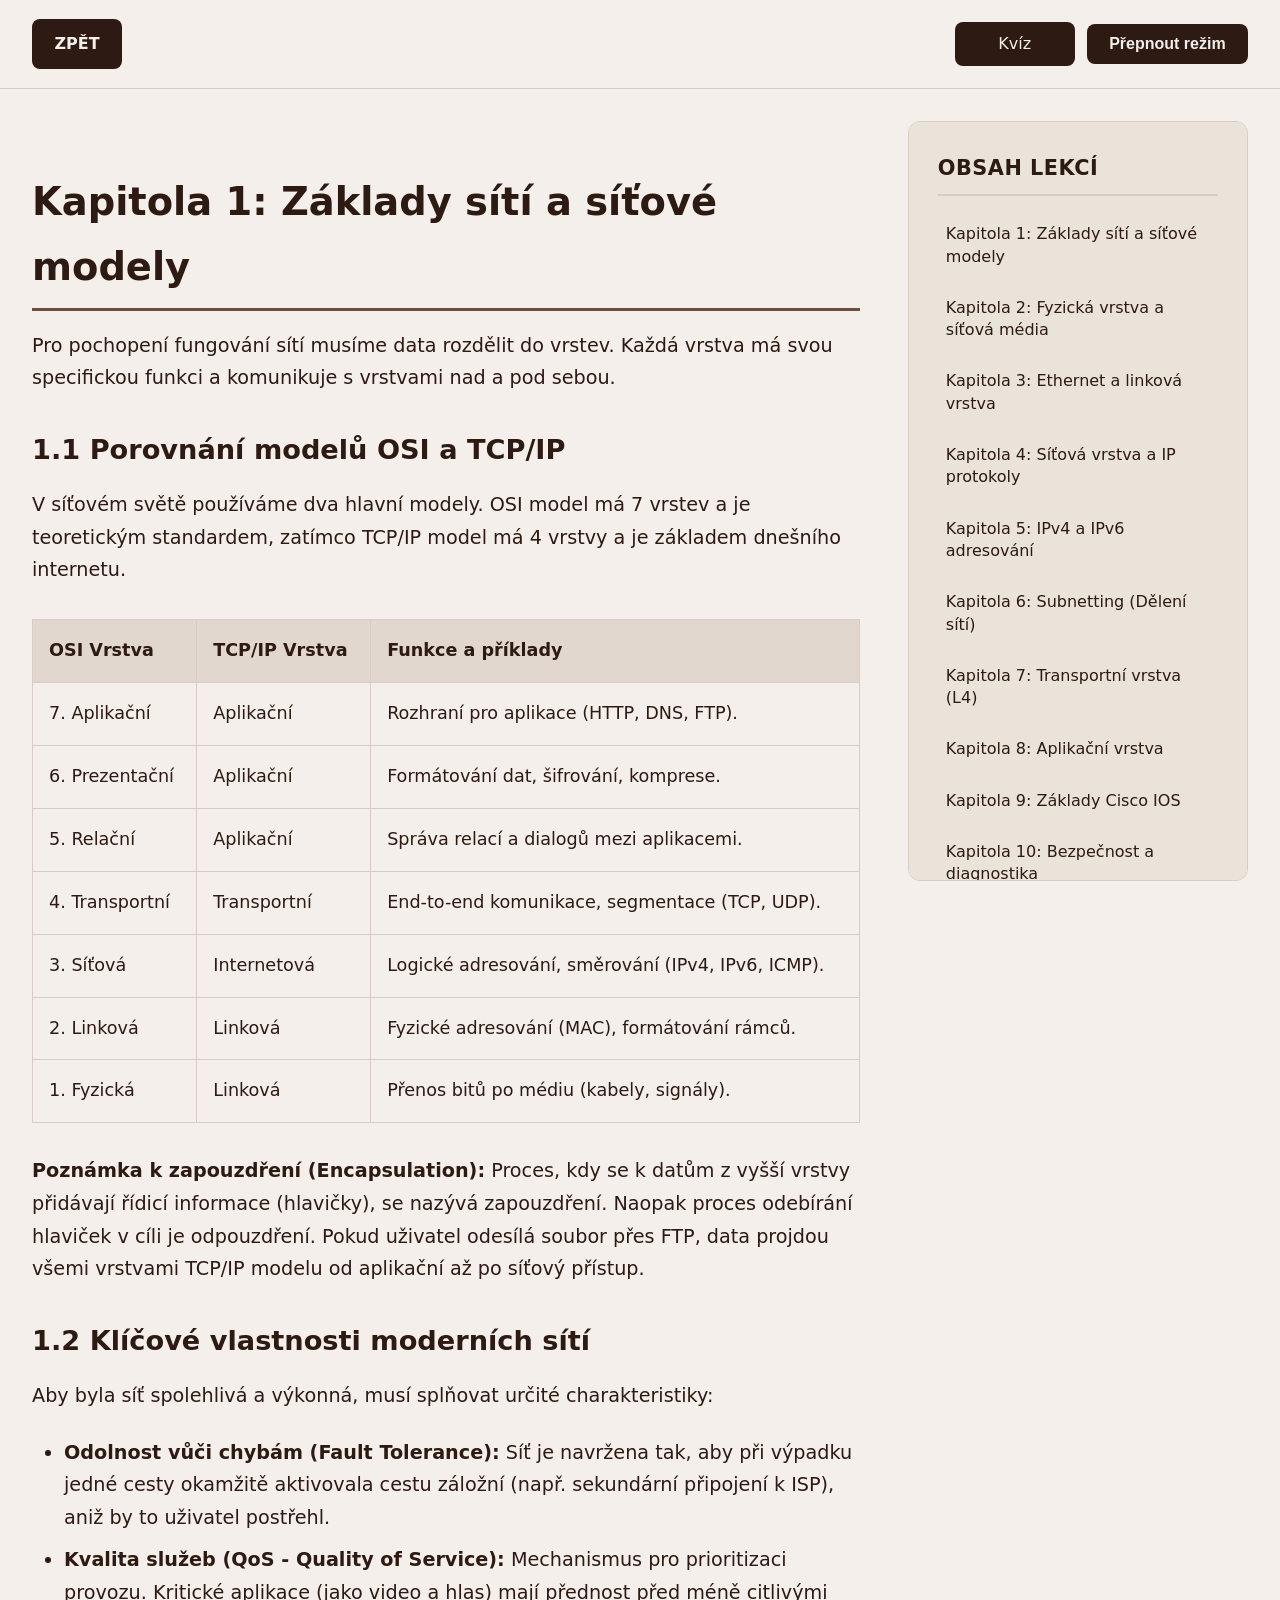
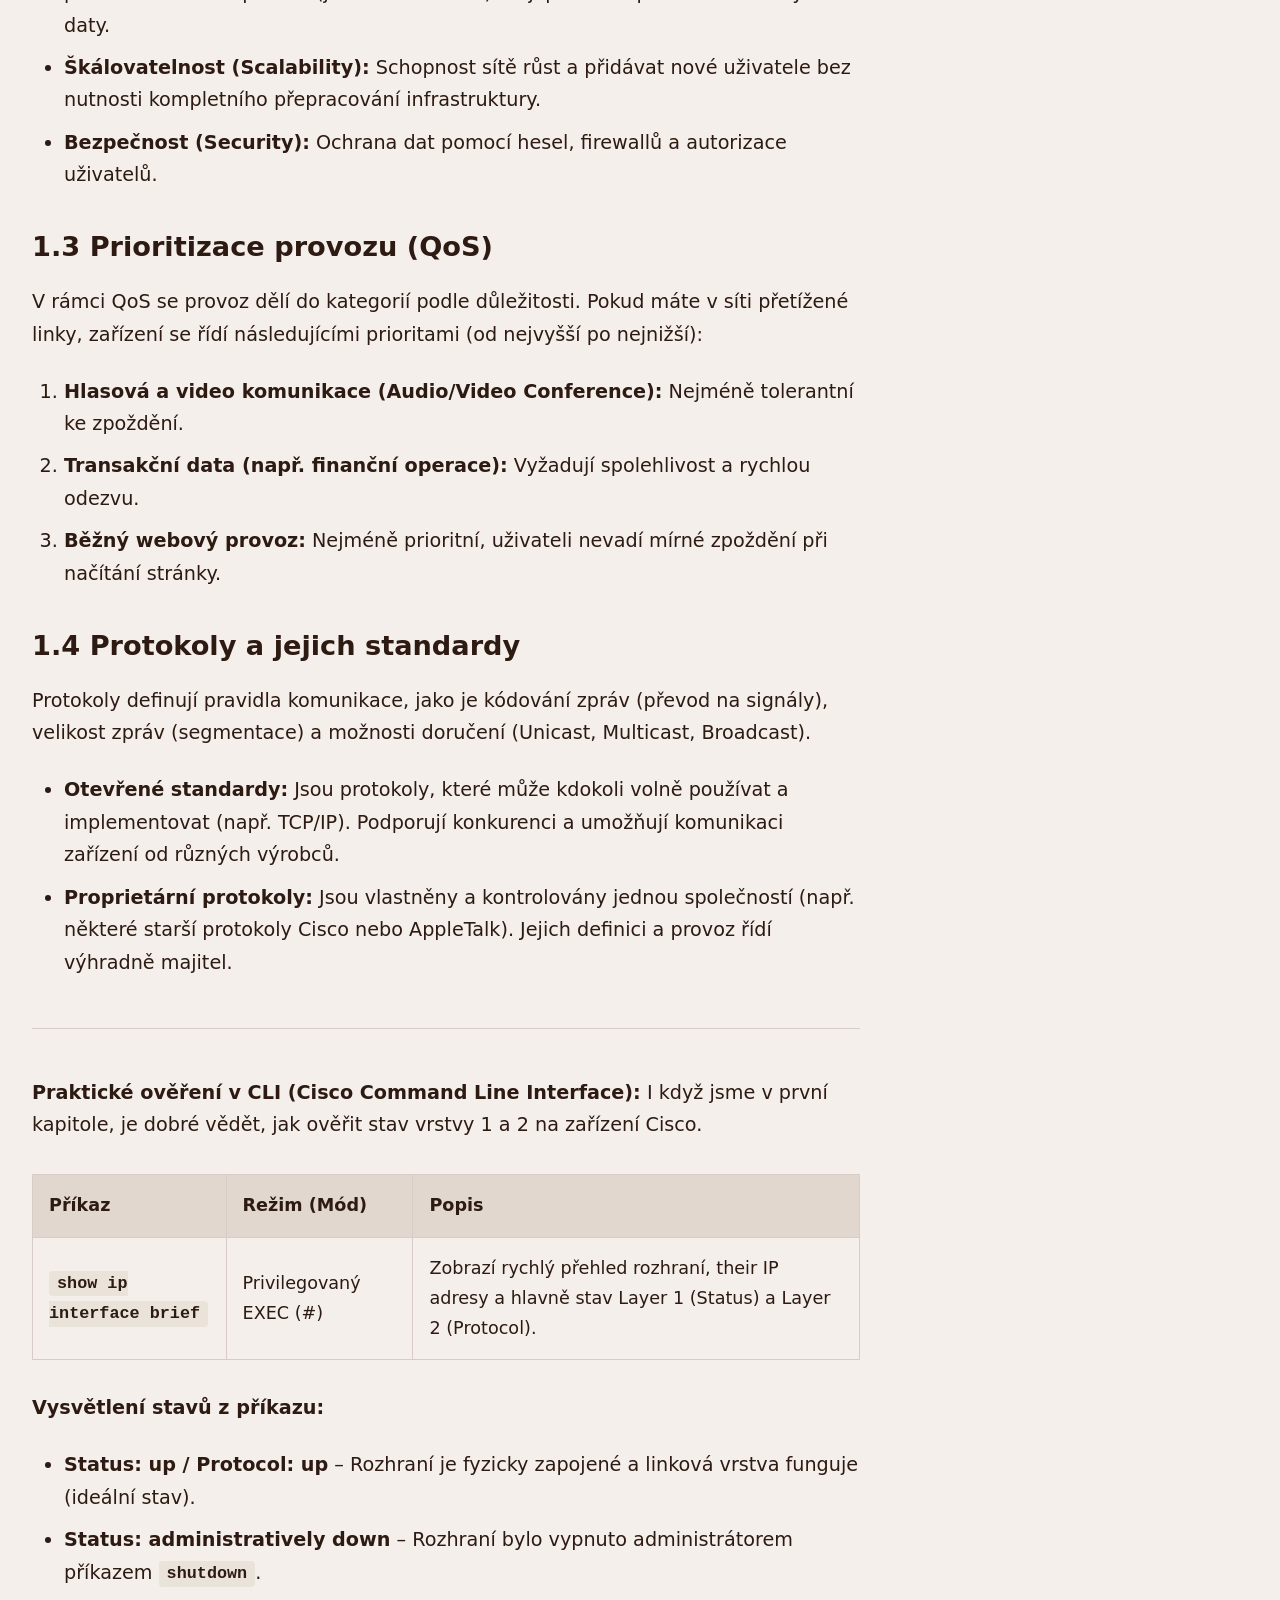
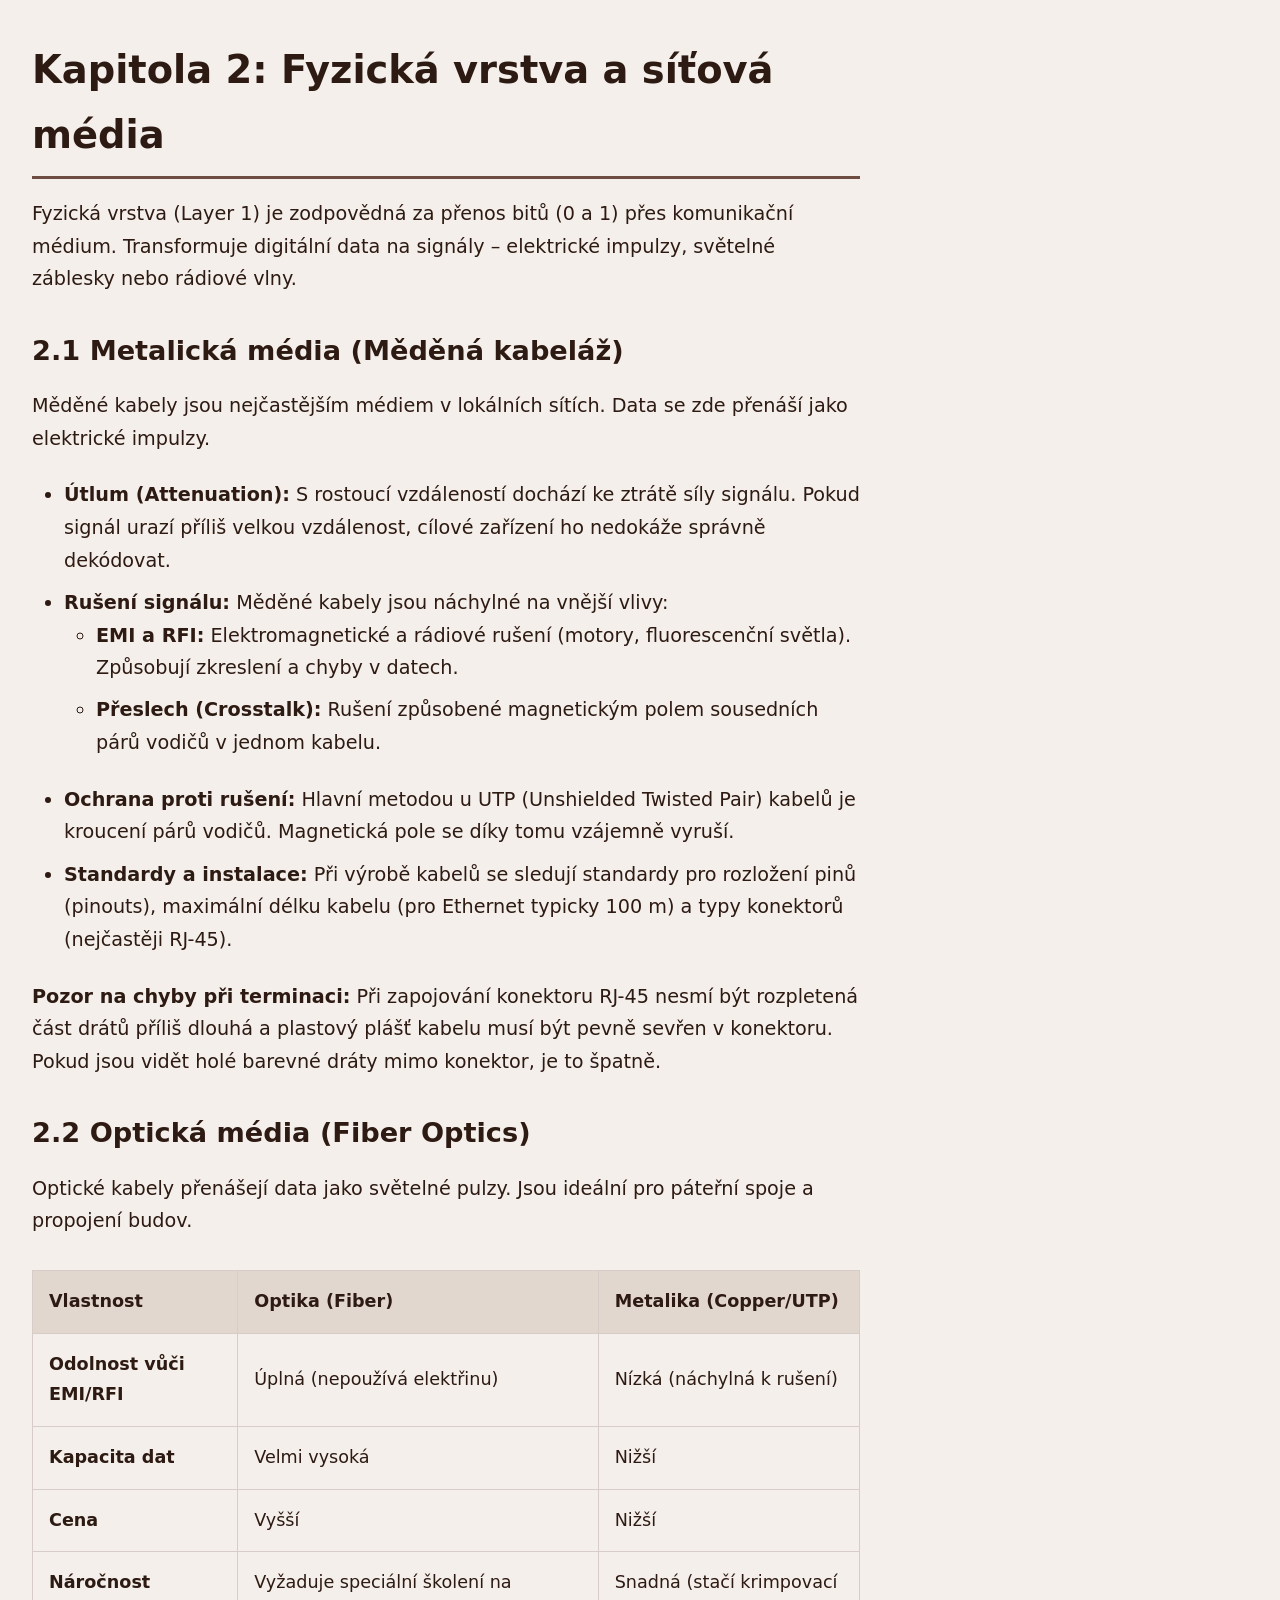
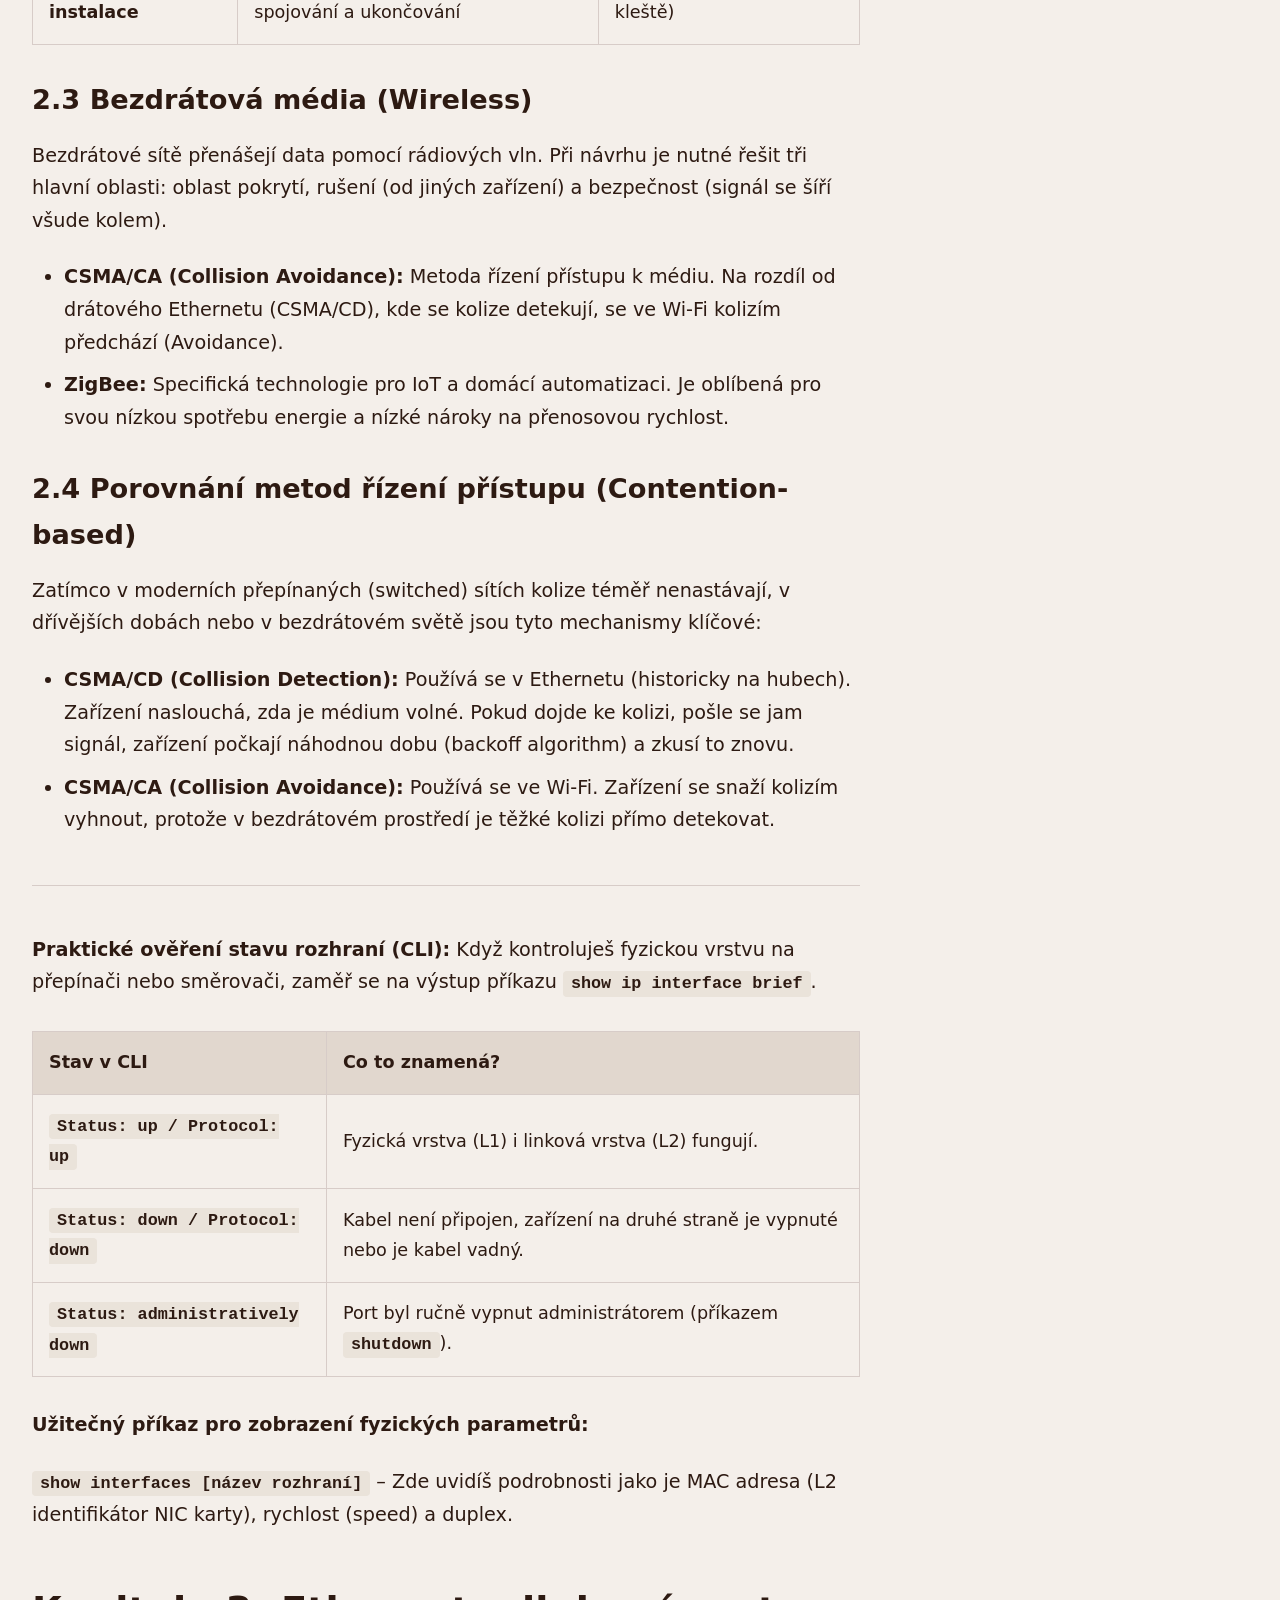
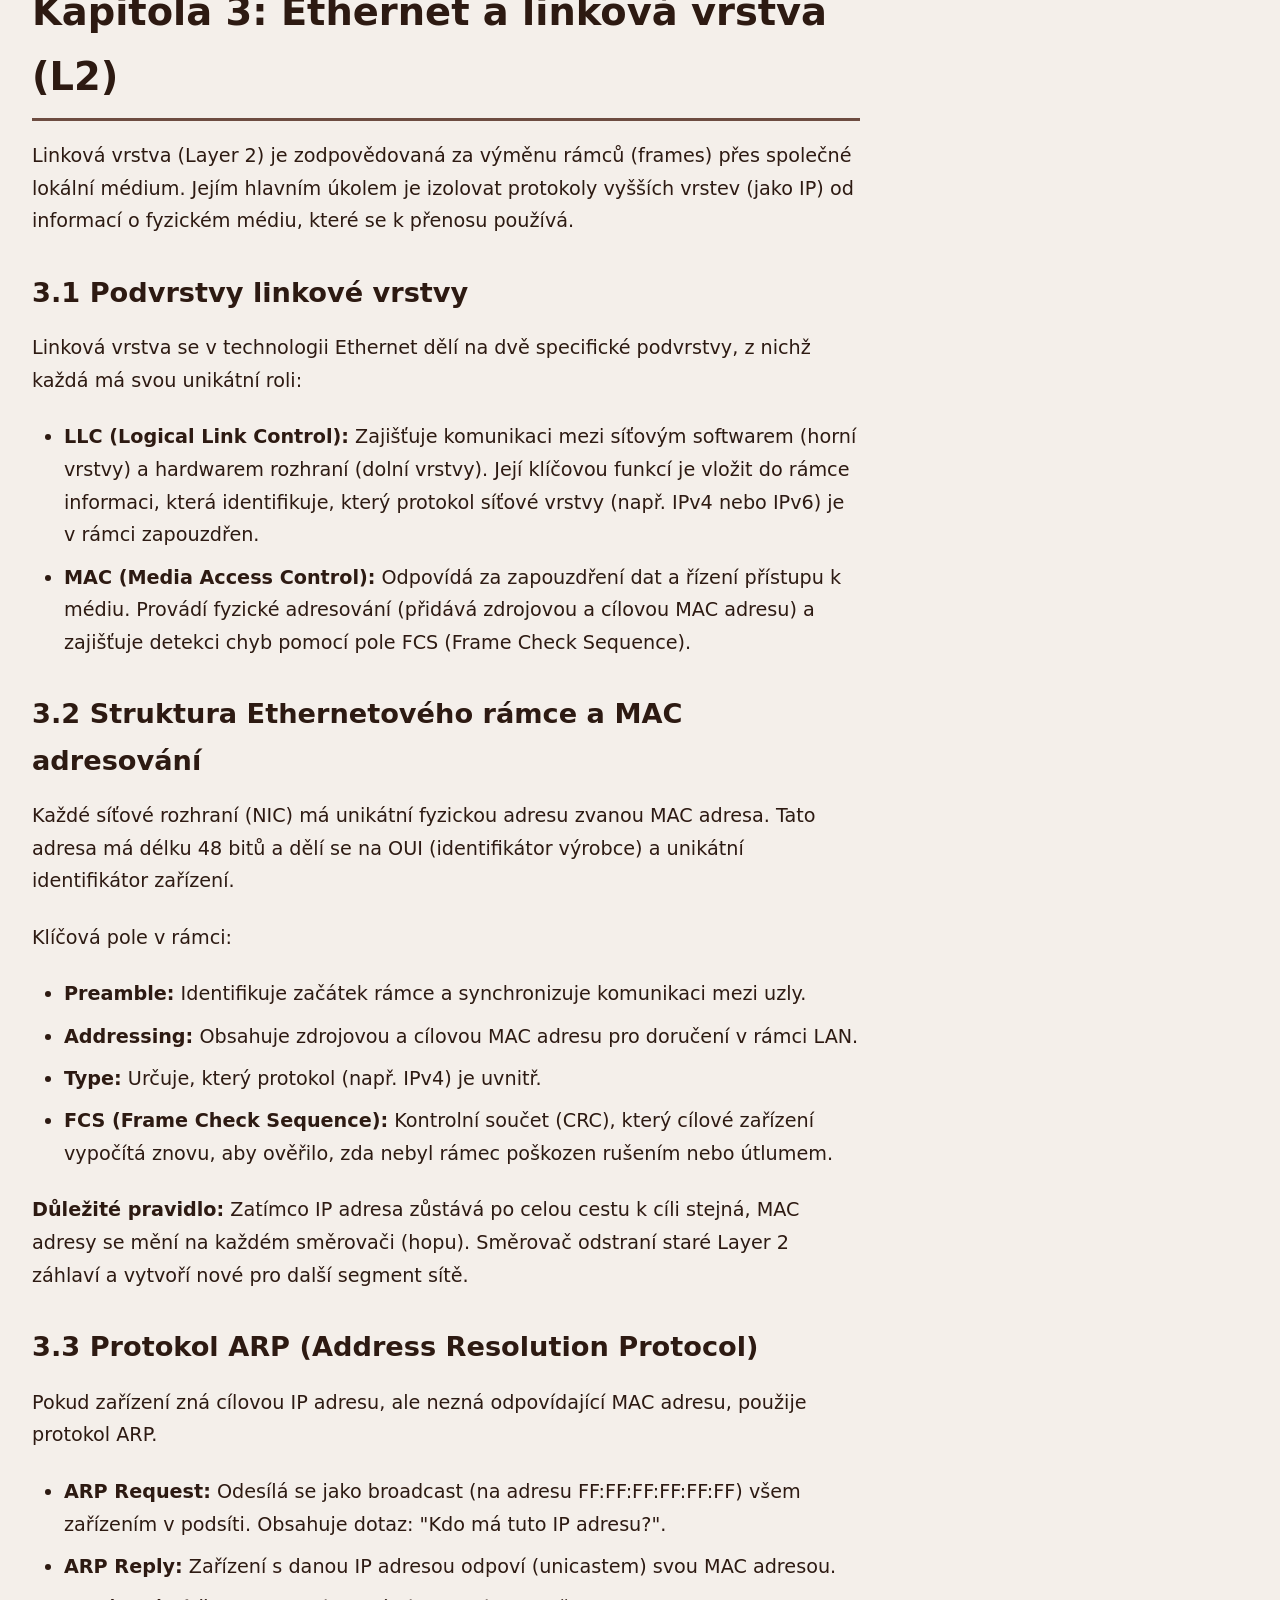
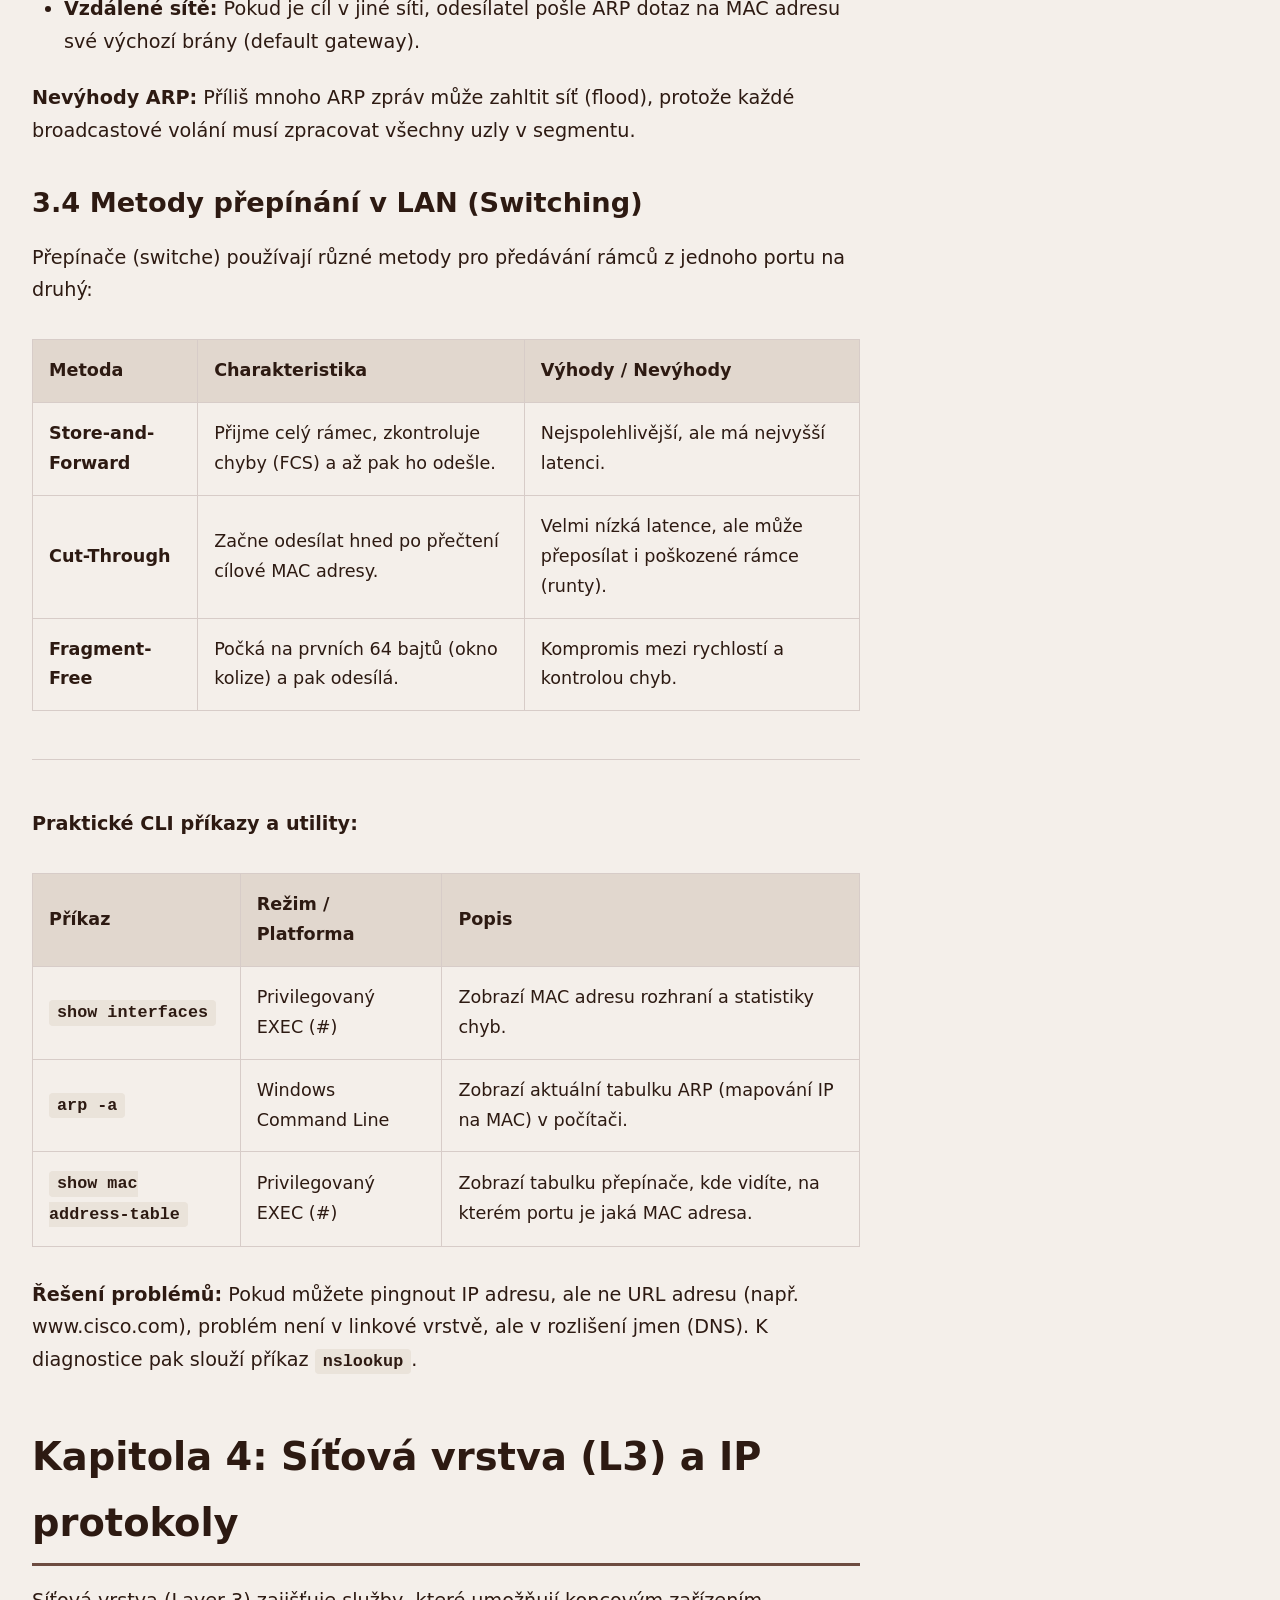
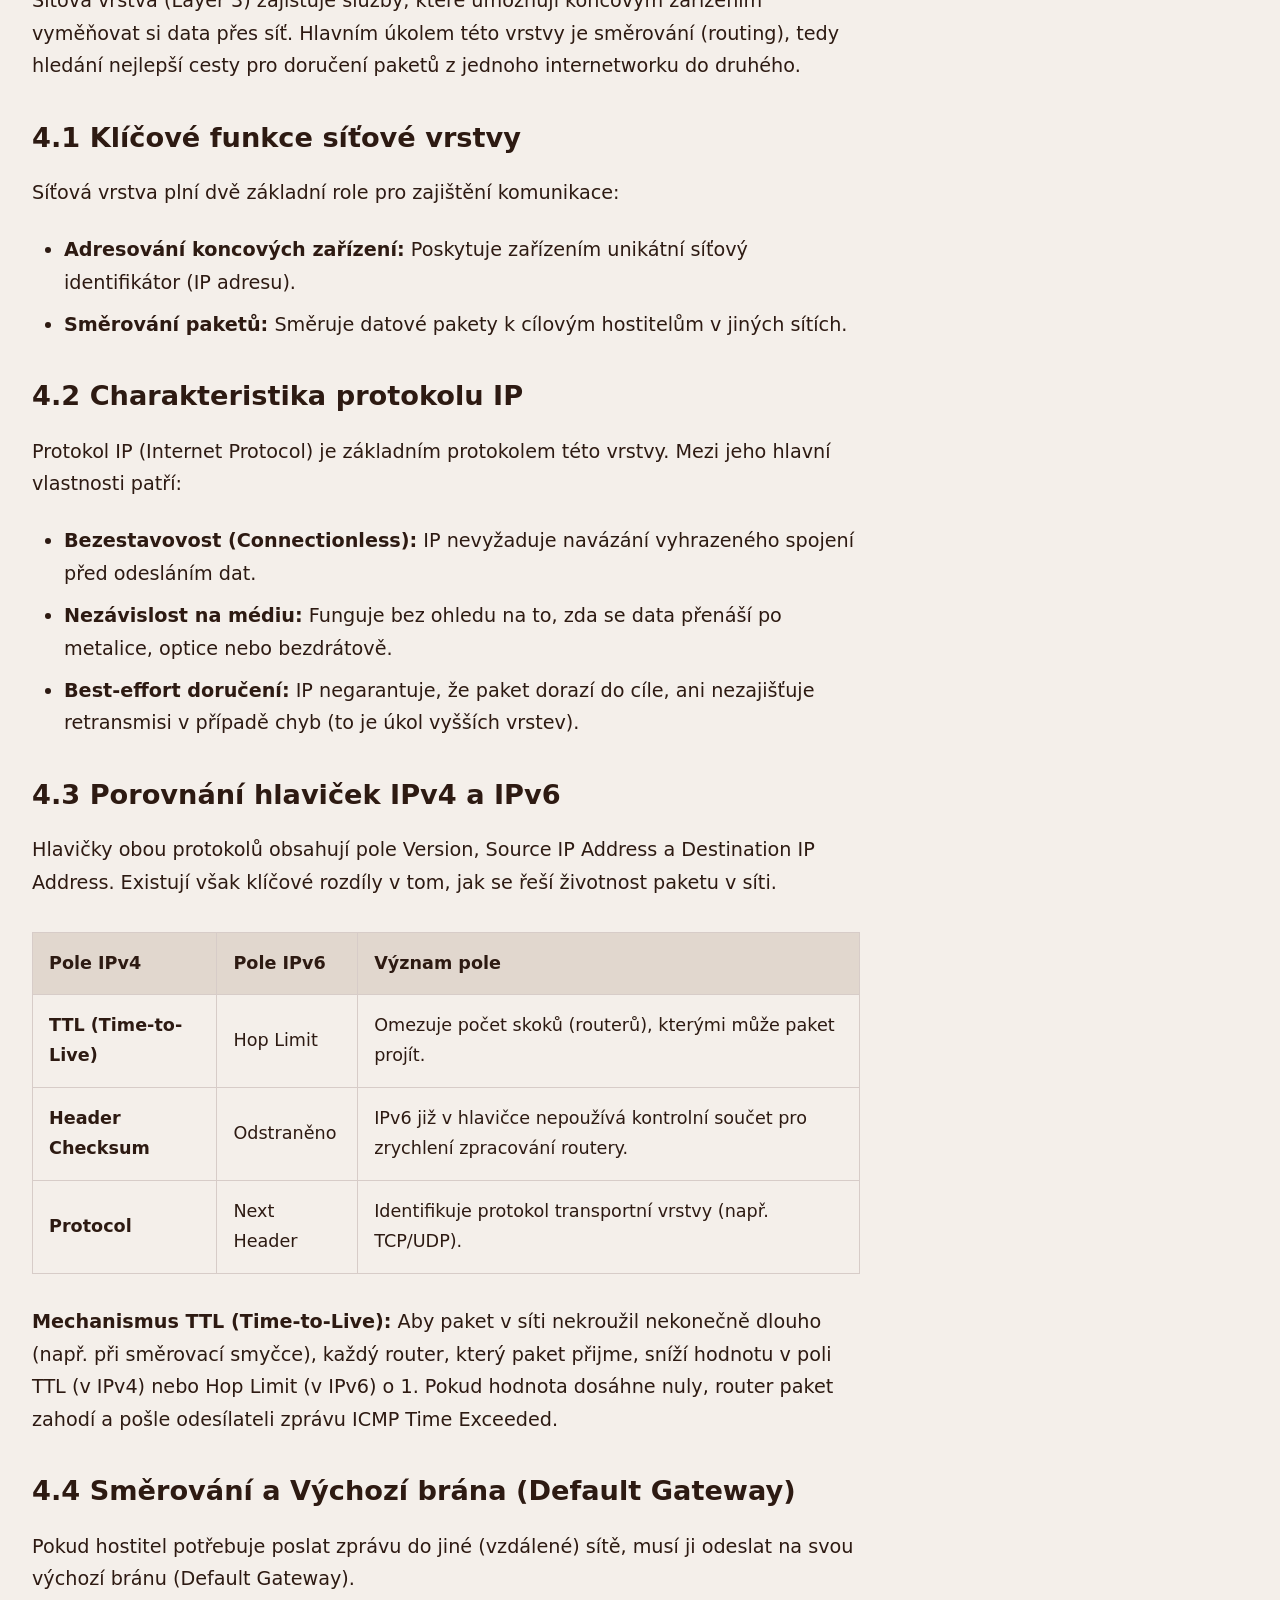
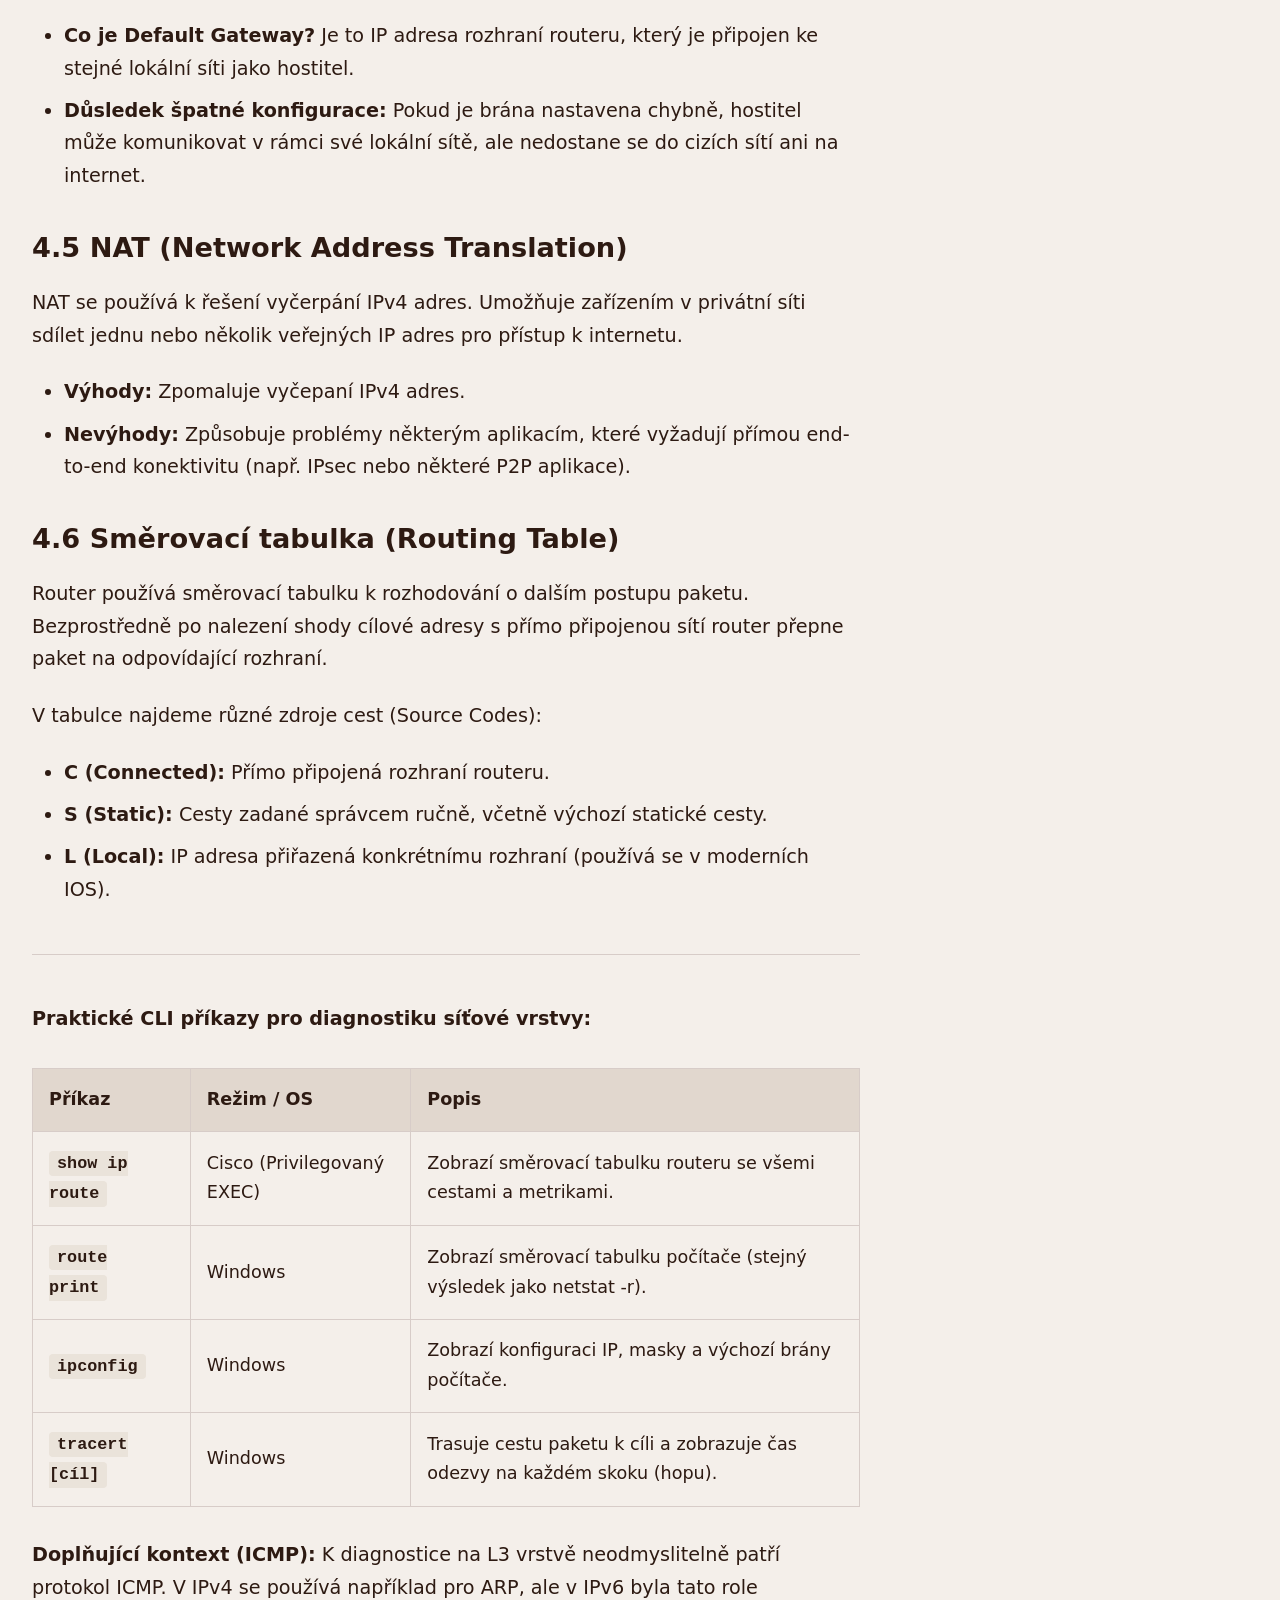
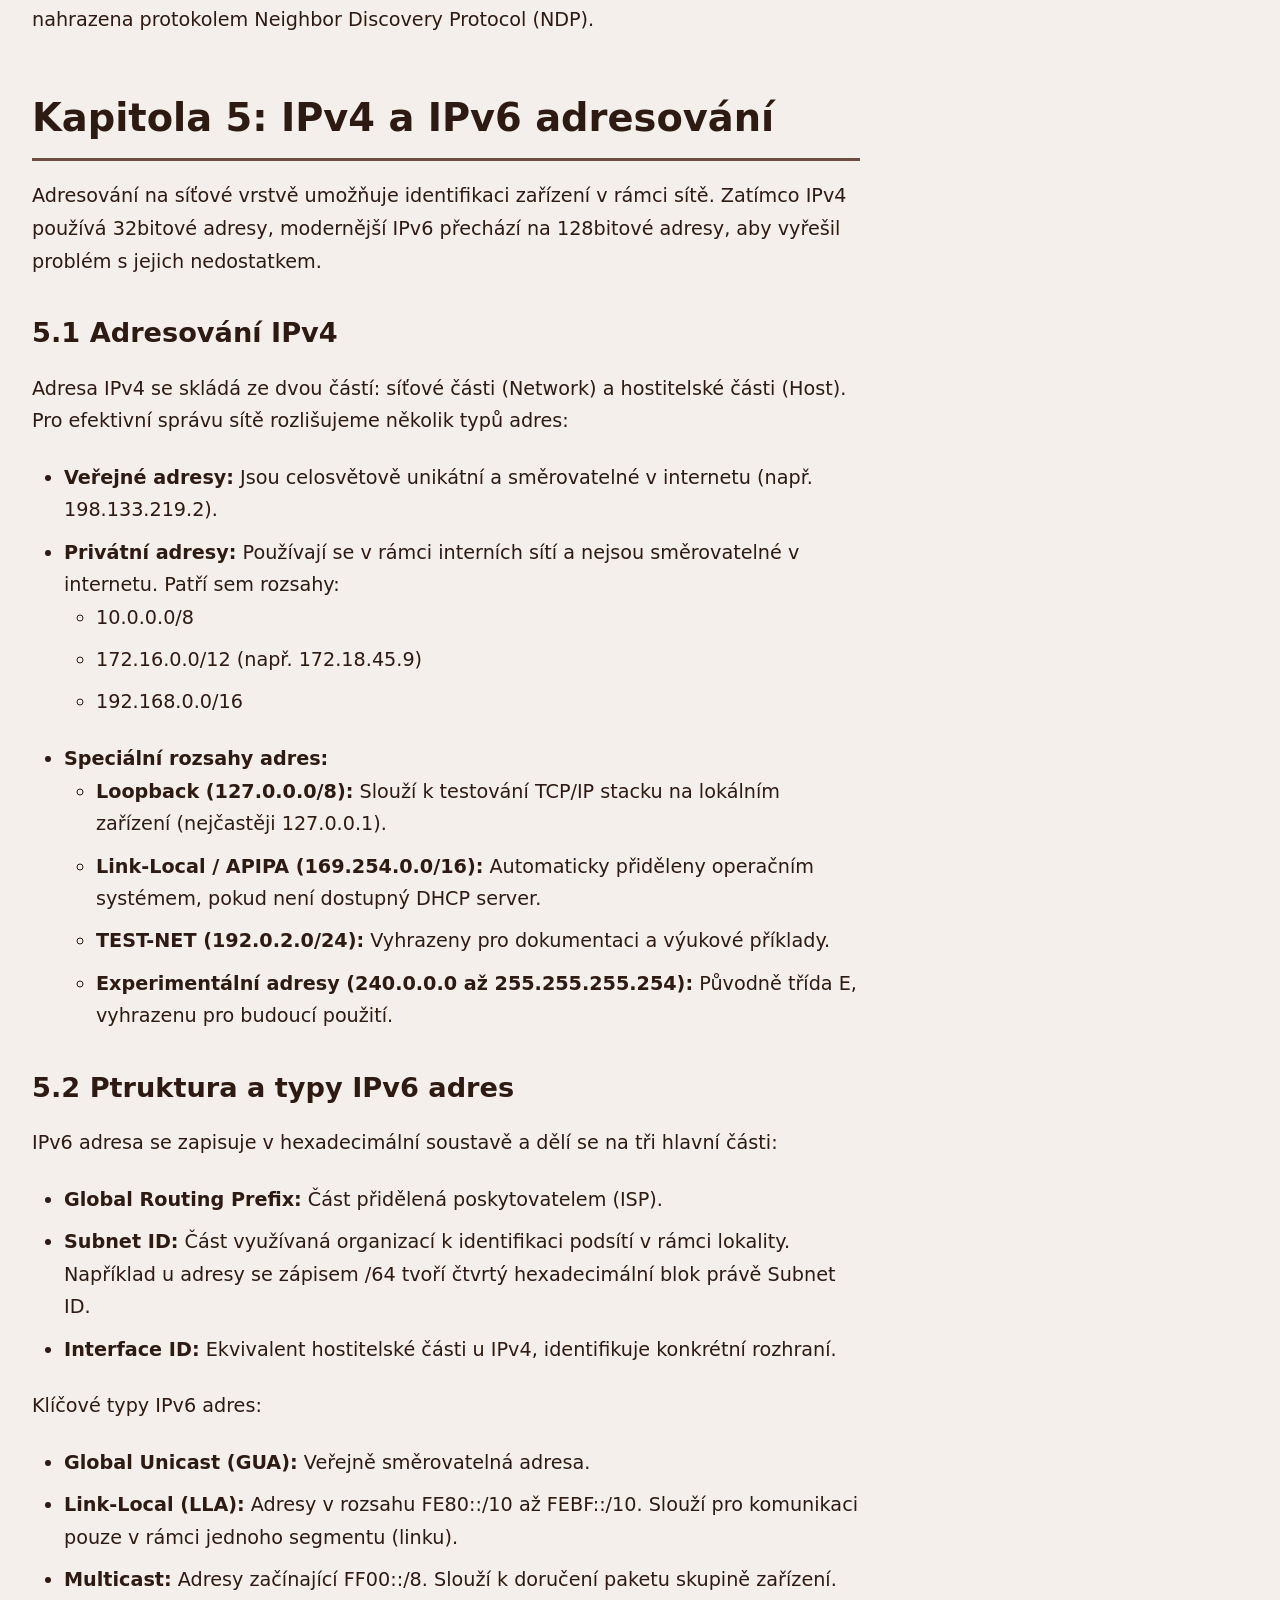
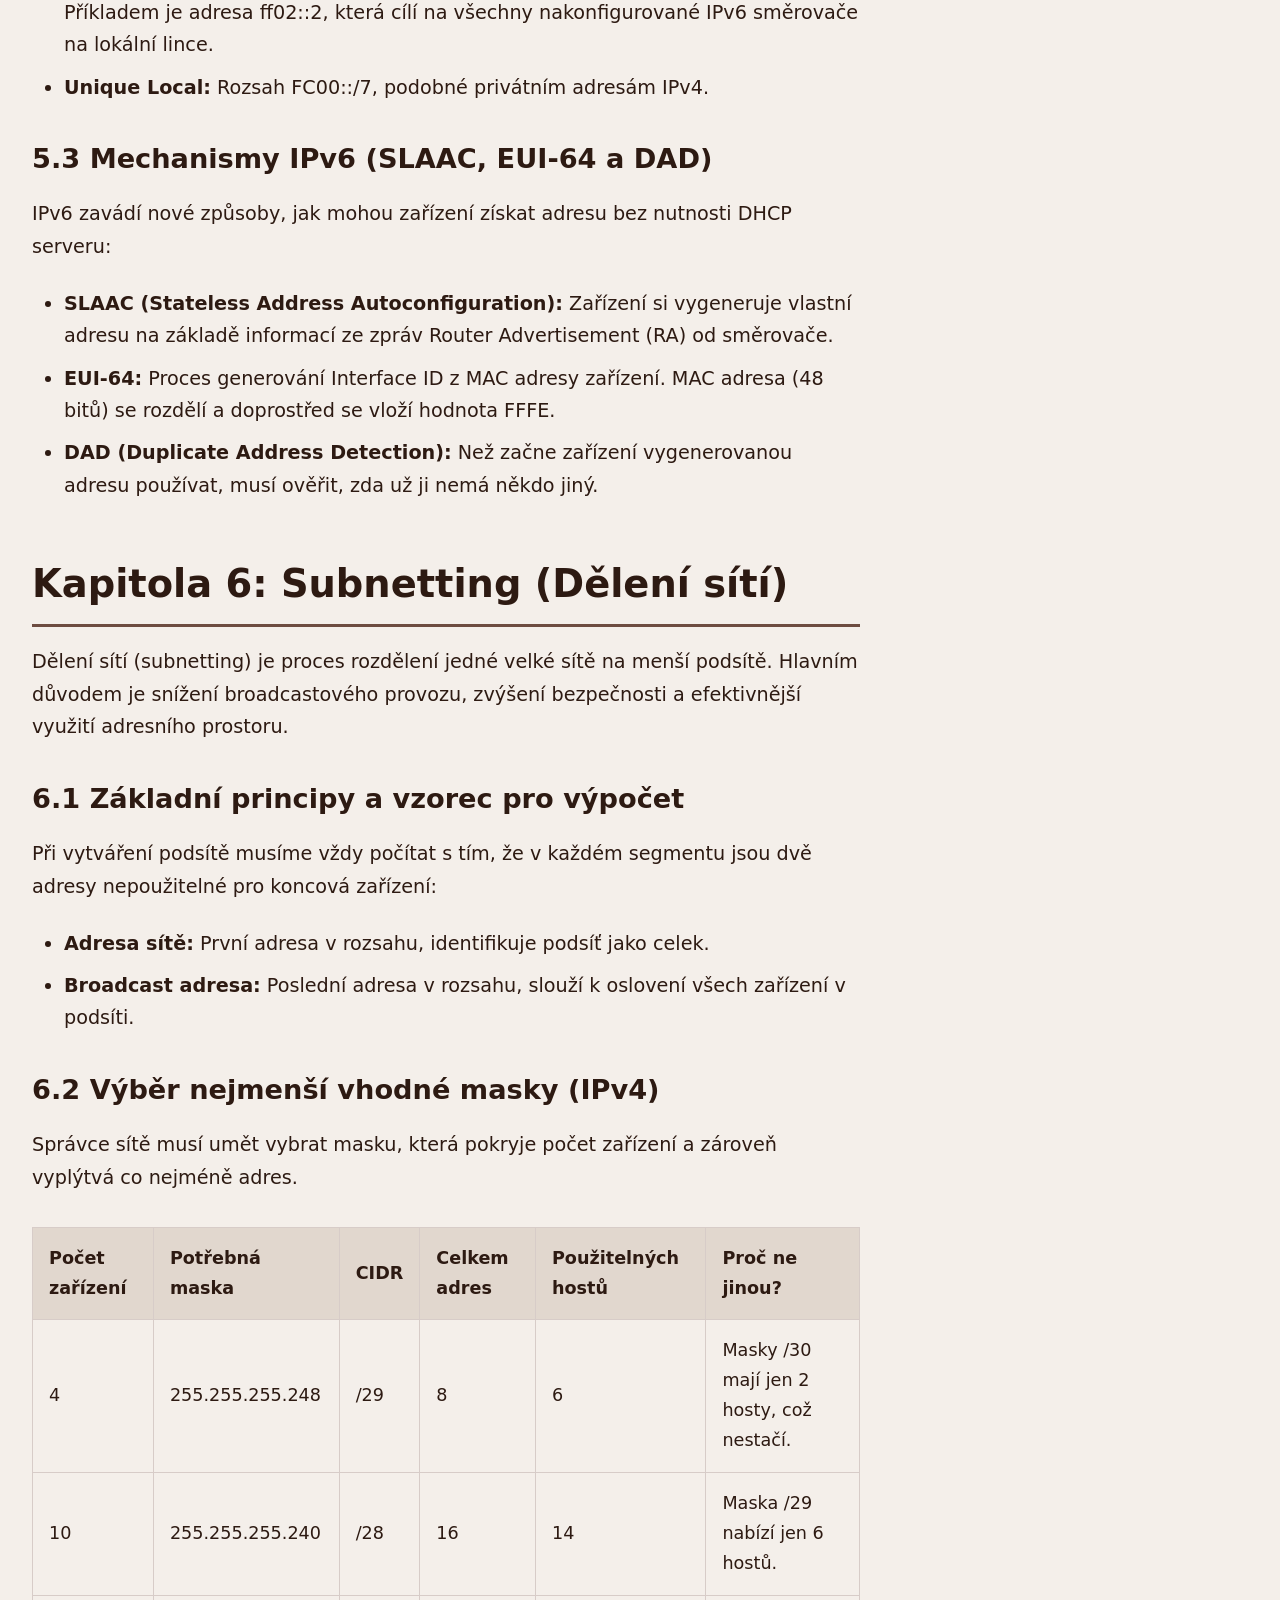
<file: index.html>
<!DOCTYPE html>
<html lang="cs">
<head>
    <meta charset="UTF-8">
    <meta name="viewport" content="width=device-width, initial-scale=1.0">
    <title>CCNA1 Tahák</title>
        <meta name="description" content="Kompletní tahák na CCNA 1 v češtině: OSI a TCP/IP, fyzická a linková vrstva, IP adresování, subnetting, transportní i aplikační vrstva, Cisco IOS a bezpečnost.">
    <meta name="keywords" content="CCNA, CCNA1, Cisco, sítě, TCP/IP, OSI, subnetting, IPv4, IPv6, Cisco IOS, síťová bezpečnost">
        <meta name="robots" content="index, follow, max-image-preview:large">
        <meta name="author" content="opikula.dev">
        <meta name="theme-color" content="#0b1220">

        <meta property="og:type" content="article">
        <meta property="og:locale" content="cs_CZ">
        <meta property="og:site_name" content="CCNA1 Tahák">
        <meta property="og:title" content="CCNA1 Tahák - Základy sítí, Cisco IOS a bezpečnost">
        <meta property="og:description" content="Přehledný studijní tahák pro CCNA 1 v češtině včetně protokolů, portů, subnettingu, diagnostiky a praktických CLI příkazů.">

        <meta name="twitter:card" content="summary_large_image">
        <meta name="twitter:title" content="CCNA1 Tahák - Základy sítí, Cisco IOS a bezpečnost">
        <meta name="twitter:description" content="Studijní tahák pro CCNA 1: modely sítí, IP adresace, subnetting, TCP/UDP, DNS, DHCP, IOS příkazy a bezpečnost.">
        <link rel="manifest" href="/manifest.json">
        <meta name="theme-color" content="#000000">

        <script type="application/ld+json">
        {
            "@context": "https://schema.org",
            "@type": "WebPage",
            "name": "CCNA1 Tahák",
            "inLanguage": "cs",
            "description": "Kompletní český tahák pro CCNA 1 se zaměřením na síťové modely, IP protokoly, subnetting, Cisco IOS a bezpečnost."
        }
        </script>
    <link rel="stylesheet" href="tahak.css">
</head>
<body>

    <div class="top-bar">
        <a href="https://opikula.dev/projects.html" class="btn">ZPĚT</a>
        <div style="display:flex; gap:0.75rem; align-items:center; flex-wrap:wrap;">
            <a href="quiz.html" class="btn nav-switch-button">Kvíz</a>
            <button class="btn" id="themeToggle" onclick="toggleTheme()">Přepnout režim</button>
        </div>
    </div>

    <div class="container">
        <main>
            <h1 id="chapter1">Kapitola 1: Základy sítí a síťové modely</h1>
            <p>Pro pochopení fungování sítí musíme data rozdělit do vrstev. Každá vrstva má svou specifickou funkci a komunikuje s vrstvami nad a pod sebou.</p>

            <h2>1.1 Porovnání modelů OSI a TCP/IP</h2>
            <p>V síťovém světě používáme dva hlavní modely. OSI model má 7 vrstev a je teoretickým standardem, zatímco TCP/IP model má 4 vrstvy a je základem dnešního internetu.</p>

            <table>
                <thead>
                    <tr>
                        <th>OSI Vrstva</th>
                        <th>TCP/IP Vrstva</th>
                        <th>Funkce a příklady</th>
                    </tr>
                </thead>
                <tbody>
                    <tr>
                        <td>7. Aplikační</td>
                        <td>Aplikační</td>
                        <td>Rozhraní pro aplikace (HTTP, DNS, FTP).</td>
                    </tr>
                    <tr>
                        <td>6. Prezentační</td>
                        <td>Aplikační</td>
                        <td>Formátování dat, šifrování, komprese.</td>
                    </tr>
                    <tr>
                        <td>5. Relační</td>
                        <td>Aplikační</td>
                        <td>Správa relací a dialogů mezi aplikacemi.</td>
                    </tr>
                    <tr>
                        <td>4. Transportní</td>
                        <td>Transportní</td>
                        <td>End-to-end komunikace, segmentace (TCP, UDP).</td>
                    </tr>
                    <tr>
                        <td>3. Síťová</td>
                        <td>Internetová</td>
                        <td>Logické adresování, směrování (IPv4, IPv6, ICMP).</td>
                    </tr>
                    <tr>
                        <td>2. Linková</td>
                        <td>Linková</td>
                        <td>Fyzické adresování (MAC), formátování rámců.</td>
                    </tr>
                    <tr>
                        <td>1. Fyzická</td>
                        <td>Linková</td>
                        <td>Přenos bitů po médiu (kabely, signály).</td>
                    </tr>
                </tbody>
            </table>

            <p><strong>Poznámka k zapouzdření (Encapsulation):</strong> Proces, kdy se k datům z vyšší vrstvy přidávají řídicí informace (hlavičky), se nazývá zapouzdření. Naopak proces odebírání hlaviček v cíli je odpouzdření. Pokud uživatel odesílá soubor přes FTP, data projdou všemi vrstvami TCP/IP modelu od aplikační až po síťový přístup.</p>

            <h2>1.2 Klíčové vlastnosti moderních sítí</h2>
            <p>Aby byla síť spolehlivá a výkonná, musí splňovat určité charakteristiky:</p>
            <ul>
                <li><strong>Odolnost vůči chybám (Fault Tolerance):</strong> Síť je navržena tak, aby při výpadku jedné cesty okamžitě aktivovala cestu záložní (např. sekundární připojení k ISP), aniž by to uživatel postřehl.</li>
                <li><strong>Kvalita služeb (QoS - Quality of Service):</strong> Mechanismus pro prioritizaci provozu. Kritické aplikace (jako video a hlas) mají přednost před méně citlivými daty.</li>
                <li><strong>Škálovatelnost (Scalability):</strong> Schopnost sítě růst a přidávat nové uživatele bez nutnosti kompletního přepracování infrastruktury.</li>
                <li><strong>Bezpečnost (Security):</strong> Ochrana dat pomocí hesel, firewallů a autorizace uživatelů.</li>
            </ul>

            <h2>1.3 Prioritizace provozu (QoS)</h2>
            <p>V rámci QoS se provoz dělí do kategorií podle důležitosti. Pokud máte v síti přetížené linky, zařízení se řídí následujícími prioritami (od nejvyšší po nejnižší):</p>
            <ol>
                <li><strong>Hlasová a video komunikace (Audio/Video Conference):</strong> Nejméně tolerantní ke zpoždění.</li>
                <li><strong>Transakční data (např. finanční operace):</strong> Vyžadují spolehlivost a rychlou odezvu.</li>
                <li><strong>Běžný webový provoz:</strong> Nejméně prioritní, uživateli nevadí mírné zpoždění při načítání stránky.</li>
            </ol>

            <h2>1.4 Protokoly a jejich standardy</h2>
            <p>Protokoly definují pravidla komunikace, jako je kódování zpráv (převod na signály), velikost zpráv (segmentace) a možnosti doručení (Unicast, Multicast, Broadcast).</p>
            <ul>
                <li><strong>Otevřené standardy:</strong> Jsou protokoly, které může kdokoli volně používat a implementovat (např. TCP/IP). Podporují konkurenci a umožňují komunikaci zařízení od různých výrobců.</li>
                <li><strong>Proprietární protokoly:</strong> Jsou vlastněny a kontrolovány jednou společností (např. některé starší protokoly Cisco nebo AppleTalk). Jejich definici a provoz řídí výhradně majitel.</li>
            </ul>

            <hr />

            <p><strong>Praktické ověření v CLI (Cisco Command Line Interface):</strong> I když jsme v první kapitole, je dobré vědět, jak ověřit stav vrstvy 1 a 2 na zařízení Cisco.</p>

            <table>
                <thead>
                    <tr>
                        <th>Příkaz</th>
                        <th>Režim (Mód)</th>
                        <th>Popis</th>
                    </tr>
                </thead>
                <tbody>
                    <tr>
                        <td><code>show ip interface brief</code></td>
                        <td>Privilegovaný EXEC (#)</td>
                        <td>Zobrazí rychlý přehled rozhraní, their IP adresy a hlavně stav Layer 1 (Status) a Layer 2 (Protocol).</td>
                    </tr>
                </tbody>
            </table>

            <p><strong>Vysvětlení stavů z příkazu:</strong></p>
            <ul>
                <li><strong>Status: up / Protocol: up</strong> – Rozhraní je fyzicky zapojené a linková vrstva funguje (ideální stav).</li>
                <li><strong>Status: administratively down</strong> – Rozhraní bylo vypnuto administrátorem příkazem <code>shutdown</code>.</li>
            </ul>

            <h1 id="chapter2">Kapitola 2: Fyzická vrstva a síťová média</h1>
            <p>Fyzická vrstva (Layer 1) je zodpovědná za přenos bitů (0 a 1) přes komunikační médium. Transformuje digitální data na signály – elektrické impulzy, světelné záblesky nebo rádiové vlny.</p>

            <h2>2.1 Metalická média (Měděná kabeláž)</h2>
            <p>Měděné kabely jsou nejčastějším médiem v lokálních sítích. Data se zde přenáší jako elektrické impulzy.</p>
            <ul>
                <li><strong>Útlum (Attenuation):</strong> S rostoucí vzdáleností dochází ke ztrátě síly signálu. Pokud signál urazí příliš velkou vzdálenost, cílové zařízení ho nedokáže správně dekódovat.</li>
                <li><strong>Rušení signálu:</strong> Měděné kabely jsou náchylné na vnější vlivy:
                    <ul>
                        <li><strong>EMI a RFI:</strong> Elektromagnetické a rádiové rušení (motory, fluorescenční světla). Způsobují zkreslení a chyby v datech.</li>
                        <li><strong>Přeslech (Crosstalk):</strong> Rušení způsobené magnetickým polem sousedních párů vodičů v jednom kabelu.</li>
                    </ul>
                </li>
                <li><strong>Ochrana proti rušení:</strong> Hlavní metodou u UTP (Unshielded Twisted Pair) kabelů je kroucení párů vodičů. Magnetická pole se díky tomu vzájemně vyruší.</li>
                <li><strong>Standardy a instalace:</strong> Při výrobě kabelů se sledují standardy pro rozložení pinů (pinouts), maximální délku kabelu (pro Ethernet typicky 100 m) a typy konektorů (nejčastěji RJ-45).</li>
            </ul>
            <p><strong>Pozor na chyby při terminaci:</strong> Při zapojování konektoru RJ-45 nesmí být rozpletená část drátů příliš dlouhá a plastový plášť kabelu musí být pevně sevřen v konektoru. Pokud jsou vidět holé barevné dráty mimo konektor, je to špatně.</p>

            <h2>2.2 Optická média (Fiber Optics)</h2>
            <p>Optické kabely přenášejí data jako světelné pulzy. Jsou ideální pro páteřní spoje a propojení budov.</p>

            <table>
                <thead>
                    <tr>
                        <th>Vlastnost</th>
                        <th>Optika (Fiber)</th>
                        <th>Metalika (Copper/UTP)</th>
                    </tr>
                </thead>
                <tbody>
                    <tr>
                        <td><strong>Odolnost vůči EMI/RFI</strong></td>
                        <td>Úplná (nepoužívá elektřinu)</td>
                        <td>Nízká (náchylná k rušení)</td>
                    </tr>
                    <tr>
                        <td><strong>Kapacita dat</strong></td>
                        <td>Velmi vysoká</td>
                        <td>Nižší</td>
                    </tr>
                    <tr>
                        <td><strong>Cena</strong></td>
                        <td>Vyšší</td>
                        <td>Nižší</td>
                    </tr>
                    <tr>
                        <td><strong>Náročnost instalace</strong></td>
                        <td>Vyžaduje speciální školení na spojování a ukončování</td>
                        <td>Snadná (stačí krimpovací kleště)</td>
                    </tr>
                </tbody>
            </table>

            <h2>2.3 Bezdrátová média (Wireless)</h2>
            <p>Bezdrátové sítě přenášejí data pomocí rádiových vln. Při návrhu je nutné řešit tři hlavní oblasti: oblast pokrytí, rušení (od jiných zařízení) a bezpečnost (signál se šíří všude kolem).</p>
            <ul>
                <li><strong>CSMA/CA (Collision Avoidance):</strong> Metoda řízení přístupu k médiu. Na rozdíl od drátového Ethernetu (CSMA/CD), kde se kolize detekují, se ve Wi-Fi kolizím předchází (Avoidance).</li>
                <li><strong>ZigBee:</strong> Specifická technologie pro IoT a domácí automatizaci. Je oblíbená pro svou nízkou spotřebu energie a nízké nároky na přenosovou rychlost.</li>
            </ul>

            <h2>2.4 Porovnání metod řízení přístupu (Contention-based)</h2>
            <p>Zatímco v moderních přepínaných (switched) sítích kolize téměř nenastávají, v dřívějších dobách nebo v bezdrátovém světě jsou tyto mechanismy klíčové:</p>
            <ul>
                <li><strong>CSMA/CD (Collision Detection):</strong> Používá se v Ethernetu (historicky na hubech). Zařízení naslouchá, zda je médium volné. Pokud dojde ke kolizi, pošle se jam signál, zařízení počkají náhodnou dobu (backoff algorithm) a zkusí to znovu.</li>
                <li><strong>CSMA/CA (Collision Avoidance):</strong> Používá se ve Wi-Fi. Zařízení se snaží kolizím vyhnout, protože v bezdrátovém prostředí je těžké kolizi přímo detekovat.</li>
            </ul>

            <hr />

            <p><strong>Praktické ověření stavu rozhraní (CLI):</strong> Když kontroluješ fyzickou vrstvu na přepínači nebo směrovači, zaměř se na výstup příkazu <code>show ip interface brief</code>.</p>

            <table>
                <thead>
                    <tr>
                        <th>Stav v CLI</th>
                        <th>Co to znamená?</th>
                    </tr>
                </thead>
                <tbody>
                    <tr>
                        <td><code>Status: up / Protocol: up</code></td>
                        <td>Fyzická vrstva (L1) i linková vrstva (L2) fungují.</td>
                    </tr>
                    <tr>
                        <td><code>Status: down / Protocol: down</code></td>
                        <td>Kabel není připojen, zařízení na druhé straně je vypnuté nebo je kabel vadný.</td>
                    </tr>
                    <tr>
                        <td><code>Status: administratively down</code></td>
                        <td>Port byl ručně vypnut administrátorem (příkazem <code>shutdown</code>).</td>
                    </tr>
                </tbody>
            </table>

            <p><strong>Užitečný příkaz pro zobrazení fyzických parametrů:</strong></p>
            <p><code>show interfaces [název rozhraní]</code> – Zde uvidíš podrobnosti jako je MAC adresa (L2 identifikátor NIC karty), rychlost (speed) a duplex.</p>

            <h1 id="chapter3">Kapitola 3: Ethernet a linková vrstva (L2)</h1>
            <p>Linková vrstva (Layer 2) je zodpovědovaná za výměnu rámců (frames) přes společné lokální médium. Jejím hlavním úkolem je izolovat protokoly vyšších vrstev (jako IP) od informací o fyzickém médiu, které se k přenosu používá.</p>

            <h2>3.1 Podvrstvy linkové vrstvy</h2>
            <p>Linková vrstva se v technologii Ethernet dělí na dvě specifické podvrstvy, z nichž každá má svou unikátní roli:</p>
            <ul>
                <li><strong>LLC (Logical Link Control):</strong> Zajišťuje komunikaci mezi síťovým softwarem (horní vrstvy) a hardwarem rozhraní (dolní vrstvy). Její klíčovou funkcí je vložit do rámce informaci, která identifikuje, který protokol síťové vrstvy (např. IPv4 nebo IPv6) je v rámci zapouzdřen.</li>
                <li><strong>MAC (Media Access Control):</strong> Odpovídá za zapouzdření dat a řízení přístupu k médiu. Provádí fyzické adresování (přidává zdrojovou a cílovou MAC adresu) a zajišťuje detekci chyb pomocí pole FCS (Frame Check Sequence).</li>
            </ul>

            <h2>3.2 Struktura Ethernetového rámce a MAC adresování</h2>
            <p>Každé síťové rozhraní (NIC) má unikátní fyzickou adresu zvanou MAC adresa. Tato adresa má délku 48 bitů a dělí se na OUI (identifikátor výrobce) a unikátní identifikátor zařízení.</p>
            <p>Klíčová pole v rámci:</p>
            <ul>
                <li><strong>Preamble:</strong> Identifikuje začátek rámce a synchronizuje komunikaci mezi uzly.</li>
                <li><strong>Addressing:</strong> Obsahuje zdrojovou a cílovou MAC adresu pro doručení v rámci LAN.</li>
                <li><strong>Type:</strong> Určuje, který protokol (např. IPv4) je uvnitř.</li>
                <li><strong>FCS (Frame Check Sequence):</strong> Kontrolní součet (CRC), který cílové zařízení vypočítá znovu, aby ověřilo, zda nebyl rámec poškozen rušením nebo útlumem.</li>
            </ul>
            <p><strong>Důležité pravidlo:</strong> Zatímco IP adresa zůstává po celou cestu k cíli stejná, MAC adresy se mění na každém směrovači (hopu). Směrovač odstraní staré Layer 2 záhlaví a vytvoří nové pro další segment sítě.</p>

            <h2>3.3 Protokol ARP (Address Resolution Protocol)</h2>
            <p>Pokud zařízení zná cílovou IP adresu, ale nezná odpovídající MAC adresu, použije protokol ARP.</p>
            <ul>
                <li><strong>ARP Request:</strong> Odesílá se jako broadcast (na adresu FF:FF:FF:FF:FF:FF) všem zařízením v podsíti. Obsahuje dotaz: "Kdo má tuto IP adresu?".</li>
                <li><strong>ARP Reply:</strong> Zařízení s danou IP adresou odpoví (unicastem) svou MAC adresou.</li>
                <li><strong>Vzdálené sítě:</strong> Pokud je cíl v jiné síti, odesílatel pošle ARP dotaz na MAC adresu své výchozí brány (default gateway).</li>
            </ul>
            <p><strong>Nevýhody ARP:</strong> Příliš mnoho ARP zpráv může zahltit síť (flood), protože každé broadcastové volání musí zpracovat všechny uzly v segmentu.</p>

            <h2>3.4 Metody přepínání v LAN (Switching)</h2>
            <p>Přepínače (switche) používají různé metody pro předávání rámců z jednoho portu na druhý:</p>

            <table>
                <thead>
                    <tr>
                        <th>Metoda</th>
                        <th>Charakteristika</th>
                        <th>Výhody / Nevýhody</th>
                    </tr>
                </thead>
                <tbody>
                    <tr>
                        <td><strong>Store-and-Forward</strong></td>
                        <td>Přijme celý rámec, zkontroluje chyby (FCS) a až pak ho odešle.</td>
                        <td>Nejspolehlivější, ale má nejvyšší latenci.</td>
                    </tr>
                    <tr>
                        <td><strong>Cut-Through</strong></td>
                        <td>Začne odesílat hned po přečtení cílové MAC adresy.</td>
                        <td>Velmi nízká latence, ale může přeposílat i poškozené rámce (runty).</td>
                    </tr>
                    <tr>
                        <td><strong>Fragment-Free</strong></td>
                        <td>Počká na prvních 64 bajtů (okno kolize) a pak odesílá.</td>
                        <td>Kompromis mezi rychlostí a kontrolou chyb.</td>
                    </tr>
                </tbody>
            </table>

            <hr />

            <p><strong>Praktické CLI příkazy a utility:</strong></p>

            <table>
                <thead>
                    <tr>
                        <th>Příkaz</th>
                        <th>Režim / Platforma</th>
                        <th>Popis</th>
                    </tr>
                </thead>
                <tbody>
                    <tr>
                        <td><code>show interfaces</code></td>
                        <td>Privilegovaný EXEC (#)</td>
                        <td>Zobrazí MAC adresu rozhraní a statistiky chyb.</td>
                    </tr>
                    <tr>
                        <td><code>arp -a</code></td>
                        <td>Windows Command Line</td>
                        <td>Zobrazí aktuální tabulku ARP (mapování IP na MAC) v počítači.</td>
                    </tr>
                    <tr>
                        <td><code>show mac address-table</code></td>
                        <td>Privilegovaný EXEC (#)</td>
                        <td>Zobrazí tabulku přepínače, kde vidíte, na kterém portu je jaká MAC adresa.</td>
                    </tr>
                </tbody>
            </table>

            <p><strong>Řešení problémů:</strong> Pokud můžete pingnout IP adresu, ale ne URL adresu (např. www.cisco.com), problém není v linkové vrstvě, ale v rozlišení jmen (DNS). K diagnostice pak slouží příkaz <code>nslookup</code>.</p>

            <h1 id="chapter4">Kapitola 4: Síťová vrstva (L3) a IP protokoly</h1>
            <p>Síťová vrstva (Layer 3) zajišťuje služby, které umožňují koncovým zařízením vyměňovat si data přes síť. Hlavním úkolem této vrstvy je směrování (routing), tedy hledání nejlepší cesty pro doručení paketů z jednoho internetworku do druhého.</p>

            <h2>4.1 Klíčové funkce síťové vrstvy</h2>
            <p>Síťová vrstva plní dvě základní role pro zajištění komunikace:</p>
            <ul>
                <li><strong>Adresování koncových zařízení:</strong> Poskytuje zařízením unikátní síťový identifikátor (IP adresu).</li>
                <li><strong>Směrování paketů:</strong> Směruje datové pakety k cílovým hostitelům v jiných sítích.</li>
            </ul>

            <h2>4.2 Charakteristika protokolu IP</h2>
            <p>Protokol IP (Internet Protocol) je základním protokolem této vrstvy. Mezi jeho hlavní vlastnosti patří:</p>
            <ul>
                <li><strong>Bezestavovost (Connectionless):</strong> IP nevyžaduje navázání vyhrazeného spojení před odesláním dat.</li>
                <li><strong>Nezávislost na médiu:</strong> Funguje bez ohledu na to, zda se data přenáší po metalice, optice nebo bezdrátově.</li>
                <li><strong>Best-effort doručení:</strong> IP negarantuje, že paket dorazí do cíle, ani nezajišťuje retransmisi v případě chyb (to je úkol vyšších vrstev).</li>
            </ul>

            <h2>4.3 Porovnání hlaviček IPv4 a IPv6</h2>
            <p>Hlavičky obou protokolů obsahují pole Version, Source IP Address a Destination IP Address. Existují však klíčové rozdíly v tom, jak se řeší životnost paketu v síti.</p>

            <table>
                <thead>
                    <tr>
                        <th>Pole IPv4</th>
                        <th>Pole IPv6</th>
                        <th>Význam pole</th>
                    </tr>
                </thead>
                <tbody>
                    <tr>
                        <td><strong>TTL (Time-to-Live)</strong></td>
                        <td>Hop Limit</td>
                        <td>Omezuje počet skoků (routerů), kterými může paket projít.</td>
                    </tr>
                    <tr>
                        <td><strong>Header Checksum</strong></td>
                        <td>Odstraněno</td>
                        <td>IPv6 již v hlavičce nepoužívá kontrolní součet pro zrychlení zpracování routery.</td>
                    </tr>
                    <tr>
                        <td><strong>Protocol</strong></td>
                        <td>Next Header</td>
                        <td>Identifikuje protokol transportní vrstvy (např. TCP/UDP).</td>
                    </tr>
                </tbody>
            </table>

            <p><strong>Mechanismus TTL (Time-to-Live):</strong> Aby paket v síti nekroužil nekonečně dlouho (např. při směrovací smyčce), každý router, který paket přijme, sníží hodnotu v poli TTL (v IPv4) nebo Hop Limit (v IPv6) o 1. Pokud hodnota dosáhne nuly, router paket zahodí a pošle odesílateli zprávu ICMP Time Exceeded.</p>

            <h2>4.4 Směrování a Výchozí brána (Default Gateway)</h2>
            <p>Pokud hostitel potřebuje poslat zprávu do jiné (vzdálené) sítě, musí ji odeslat na svou výchozí bránu (Default Gateway).</p>
            <ul>
                <li><strong>Co je Default Gateway?</strong> Je to IP adresa rozhraní routeru, který je připojen ke stejné lokální síti jako hostitel.</li>
                <li><strong>Důsledek špatné konfigurace:</strong> Pokud je brána nastavena chybně, hostitel může komunikovat v rámci své lokální sítě, ale nedostane se do cizích sítí ani na internet.</li>
            </ul>

            <h2>4.5 NAT (Network Address Translation)</h2>
            <p>NAT se používá k řešení vyčerpání IPv4 adres. Umožňuje zařízením v privátní síti sdílet jednu nebo několik veřejných IP adres pro přístup k internetu.</p>
            <ul>
                <li><strong>Výhody:</strong> Zpomaluje vyčepaní IPv4 adres.</li>
                <li><strong>Nevýhody:</strong> Způsobuje problémy některým aplikacím, které vyžadují přímou end-to-end konektivitu (např. IPsec nebo některé P2P aplikace).</li>
            </ul>

            <h2>4.6 Směrovací tabulka (Routing Table)</h2>
            <p>Router používá směrovací tabulku k rozhodování o dalším postupu paketu. Bezprostředně po nalezení shody cílové adresy s přímo připojenou sítí router přepne paket na odpovídající rozhraní.</p>
            <p>V tabulce najdeme různé zdroje cest (Source Codes):</p>
            <ul>
                <li><strong>C (Connected):</strong> Přímo připojená rozhraní routeru.</li>
                <li><strong>S (Static):</strong> Cesty zadané správcem ručně, včetně výchozí statické cesty.</li>
                <li><strong>L (Local):</strong> IP adresa přiřazená konkrétnímu rozhraní (používá se v moderních IOS).</li>
            </ul>

            <hr />

            <p><strong>Praktické CLI příkazy pro diagnostiku síťové vrstvy:</strong></p>

            <table>
                <thead>
                    <tr>
                        <th>Příkaz</th>
                        <th>Režim / OS</th>
                        <th>Popis</th>
                    </tr>
                </thead>
                <tbody>
                    <tr>
                        <td><code>show ip route</code></td>
                        <td>Cisco (Privilegovaný EXEC)</td>
                        <td>Zobrazí směrovací tabulku routeru se všemi cestami a metrikami.</td>
                    </tr>
                    <tr>
                        <td><code>route print</code></td>
                        <td>Windows</td>
                        <td>Zobrazí směrovací tabulku počítače (stejný výsledek jako netstat -r).</td>
                    </tr>
                    <tr>
                        <td><code>ipconfig</code></td>
                        <td>Windows</td>
                        <td>Zobrazí konfiguraci IP, masky a výchozí brány počítače.</td>
                    </tr>
                    <tr>
                        <td><code>tracert [cíl]</code></td>
                        <td>Windows</td>
                        <td>Trasuje cestu paketu k cíli a zobrazuje čas odezvy na každém skoku (hopu).</td>
                    </tr>
                </tbody>
            </table>

            <p><strong>Doplňující kontext (ICMP):</strong> K diagnostice na L3 vrstvě neodmyslitelně patří protokol ICMP. V IPv4 se používá například pro ARP, ale v IPv6 byla tato role nahrazena protokolem Neighbor Discovery Protocol (NDP).</p>

            <h1 id="chapter5">Kapitola 5: IPv4 a IPv6 adresování</h1>
            <p>Adresování na síťové vrstvě umožňuje identifikaci zařízení v rámci sítě. Zatímco IPv4 používá 32bitové adresy, modernější IPv6 přechází na 128bitové adresy, aby vyřešil problém s jejich nedostatkem.</p>

            <h2>5.1 Adresování IPv4</h2>
            <p>Adresa IPv4 se skládá ze dvou částí: síťové části (Network) a hostitelské části (Host). Pro efektivní správu sítě rozlišujeme několik typů adres:</p>
            <ul>
                <li><strong>Veřejné adresy:</strong> Jsou celosvětově unikátní a směrovatelné v internetu (např. 198.133.219.2).</li>
                <li><strong>Privátní adresy:</strong> Používají se v rámci interních sítí a nejsou směrovatelné v internetu. Patří sem rozsahy:
                    <ul>
                        <li>10.0.0.0/8</li>
                        <li>172.16.0.0/12 (např. 172.18.45.9)</li>
                        <li>192.168.0.0/16</li>
                    </ul>
                </li>
                <li><strong>Speciální rozsahy adres:</strong>
                    <ul>
                        <li><strong>Loopback (127.0.0.0/8):</strong> Slouží k testování TCP/IP stacku na lokálním zařízení (nejčastěji 127.0.0.1).</li>
                        <li><strong>Link-Local / APIPA (169.254.0.0/16):</strong> Automaticky přiděleny operačním systémem, pokud není dostupný DHCP server.</li>
                        <li><strong>TEST-NET (192.0.2.0/24):</strong> Vyhrazeny pro dokumentaci a výukové příklady.</li>
                        <li><strong>Experimentální adresy (240.0.0.0 až 255.255.255.254):</strong> Původně třída E, vyhrazenu pro budoucí použití.</li>
                    </ul>
                </li>
            </ul>

            <h2>5.2 Ptruktura a typy IPv6 adres</h2>
            <p>IPv6 adresa se zapisuje v hexadecimální soustavě a dělí se na tři hlavní části:</p>
            <ul>
                <li><strong>Global Routing Prefix:</strong> Část přidělená poskytovatelem (ISP).</li>
                <li><strong>Subnet ID:</strong> Část využívaná organizací k identifikaci podsítí v rámci lokality. Například u adresy se zápisem /64 tvoří čtvrtý hexadecimální blok právě Subnet ID.</li>
                <li><strong>Interface ID:</strong> Ekvivalent hostitelské části u IPv4, identifikuje konkrétní rozhraní.</li>
            </ul>

            <p>Klíčové typy IPv6 adres:</p>
            <ul>
                <li><strong>Global Unicast (GUA):</strong> Veřejně směrovatelná adresa.</li>
                <li><strong>Link-Local (LLA):</strong> Adresy v rozsahu FE80::/10 až FEBF::/10. Slouží pro komunikaci pouze v rámci jednoho segmentu (linku).</li>
                <li><strong>Multicast:</strong> Adresy začínající FF00::/8. Slouží k doručení paketu skupině zařízení. Příkladem je adresa ff02::2, která cílí na všechny nakonfigurované IPv6 směrovače na lokální lince.</li>
                <li><strong>Unique Local:</strong> Rozsah FC00::/7, podobné privátním adresám IPv4.</li>
            </ul>

            <h2>5.3 Mechanismy IPv6 (SLAAC, EUI-64 a DAD)</h2>
            <p>IPv6 zavádí nové způsoby, jak mohou zařízení získat adresu bez nutnosti DHCP serveru:</p>
            <ul>
                <li><strong>SLAAC (Stateless Address Autoconfiguration):</strong> Zařízení si vygeneruje vlastní adresu na základě informací ze zpráv Router Advertisement (RA) od směrovače.</li>
                <li><strong>EUI-64:</strong> Proces generování Interface ID z MAC adresy zařízení. MAC adresa (48 bitů) se rozdělí a doprostřed se vloží hodnota FFFE.</li>
                <li><strong>DAD (Duplicate Address Detection):</strong> Než začne zařízení vygenerovanou adresu používat, musí ověřit, zda už ji nemá někdo jiný.</li>
            </ul>

            <h1 id="chapter6">Kapitola 6: Subnetting (Dělení sítí)</h1>
            <p>Dělení sítí (subnetting) je proces rozdělení jedné velké sítě na menší podsítě. Hlavním důvodem je snížení broadcastového provozu, zvýšení bezpečnosti a efektivnější využití adresního prostoru.</p>

            <h2>6.1 Základní principy a vzorec pro výpočet</h2>
            <p>Při vytváření podsítě musíme vždy počítat s tím, že v každém segmentu jsou dvě adresy nepoužitelné pro koncová zařízení:</p>
            <ul>
                <li><strong>Adresa sítě:</strong> První adresa v rozsahu, identifikuje podsíť jako celek.</li>
                <li><strong>Broadcast adresa:</strong> Poslední adresa v rozsahu, slouží k oslovení všech zařízení v podsíti.</li>
            </ul>

            <h2>6.2 Výběr nejmenší vhodné masky (IPv4)</h2>
            <p>Správce sítě musí umět vybrat masku, která pokryje počet zařízení a zároveň vyplýtvá co nejméně adres.</p>

            <table>
                <thead>
                    <tr>
                        <th>Počet zařízení</th>
                        <th>Potřebná maska</th>
                        <th>CIDR</th>
                        <th>Celkem adres</th>
                        <th>Použitelných hostů</th>
                        <th>Proč ne jinou?</th>
                    </tr>
                </thead>
                <tbody>
                    <tr>
                        <td>4</td>
                        <td>255.255.255.248</td>
                        <td>/29</td>
                        <td>8</td>
                        <td>6</td>
                        <td>Masky /30 mají jen 2 hosty, což nestačí.</td>
                    </tr>
                    <tr>
                        <td>10</td>
                        <td>255.255.255.240</td>
                        <td>/28</td>
                        <td>16</td>
                        <td>14</td>
                        <td>Maska /29 nabízí jen 6 hostů.</td>
                    </tr>
                    <tr>
                        <td>25</td>
                        <td>255.255.255.224</td>
                        <td>/27</td>
                        <td>32</td>
                        <td>30</td>
                        <td>Maska /28 nabízí jen 14 hostů.</td>
                    </tr>
                    <tr>
                        <td>40</td>
                        <td>255.255.255.192</td>
                        <td>/26</td>
                        <td>64</td>
                        <td>62</td>
                        <td>Maska /27 nabízí jen 30 hostů, což nestačí.</td>
                    </tr>
                </tbody>
            </table>

            <h1 id="chapter7">Kapitola 7: Transportní vrstva (L4)</h1>
            <p>Zatímco síťová vrstva (L3) doručuje pakety mezi hostiteli, transportní vrstva (L4) je zodpovědná za komunikaci mezi konkrétními procesy (aplikacemi) běžícími na těchto hostitelích.</p>

            <h2>7.1 Porty a sledování datových toků</h2>
            <p>Aby počítač věděl, kterému programu má příchozí data předat, používá čísla portů.</p>
            <ul>
                <li><strong>Zdrojový port (Source Port):</strong> Je náhodně generován odesílajícím zařízením pro každou relaci. Slouží k tomu, aby počítač mohl sledovat více simultánních toků dat (např. dvě různá okna prohlížeče) a správně přiřadil vracející se data.</li>
                <li><strong>Cílový port (Destination Port):</strong> Identifikuje konkrétní službu nebo aplikaci na serveru (např. port 80 pro webový server).</li>
            </ul>

            <h2>7.2 Porovnání protokolů TCP a UDP</h2>
            <p>Transportní vrstva využívá dva hlavní protokoly, které se liší svou spolehlivostí a režií. Oba však shodně využívají čísla portů a kontrolní součet (checksum) k ověření integrity dat.</p>

            <table border="1">
                <thead>
                    <tr>
                        <th>Vlastnost</th>
                        <th>TCP (Transmission Control Protocol)</th>
                        <th>UDP (User Datagram Protocol)</th>
                    </tr>
                </thead>
                <tbody>
                    <tr>
                        <td><strong>Typ spojení</strong></td>
                        <td>Spojově orientované (Connection-oriented)</td>
                        <td>Bezestavové (Connectionless)</td>
                    </tr>
                    <tr>
                        <td><strong>Spolehlivost</strong></td>
                        <td>Garantuje doručení a pořadí dat</td>
                        <td>Negarantuje doručení (Best-effort)</td>
                    </tr>
                    <tr>
                        <td><strong>Režie (Overhead)</strong></td>
                        <td>Vyšší (více řídicích informací)</td>
                        <td>Nízká (minimální zátěž sítě)</td>
                    </tr>
                    <tr>
                        <td><strong>Mechanismus</strong></td>
                        <td>Používá 3-cestné navazování spojení (handshake)</td>
                        <td>Žádné navazování spojení</td>
                    </tr>
                    <tr>
                        <td><strong>Příklady využití</strong></td>
                        <td>HTTP, FTP, SMTP, SSH</td>
                        <td>IP telefonie (VoIP), DHCP, TFTP, Video</td>
                    </tr>
                </tbody>
            </table>

            <h2>7.3 Klíčové mechanismy TCP</h2>
            <p>Protokol TCP obsahuje sofistikované nástroje pro řízení toku dat a zajištění jejich bezchybného doručení:</p>
            <ul>
                <li><strong>Sekvenční čísla (Sequence Numbers):</strong> Slouží k identifikaci chybějících segmentů a k jejich seřazení do správného pořadí v cíli.</li>
                <li><strong>Potvrzování (Acknowledgment):</strong> Příjemce musí odesílateli potvrdit přijetí dat, než odesílatel pošle další segmenty.</li>
                <li><strong>Okénko (Window Size):</strong> Určuje množství dat (v bajtech), které může odesílatel poslat, aniž by musel čekat na potvrzení.</li>
                <li><strong>Sliding Window (Posuvné okénko):</strong> Mechanismus řízení toku, který umožňuje dynamicky snižovat rychlost odesílání, pokud je síť přetížená nebo vyrovnávací paměť příjemce plná.</li>
                <li><strong>Retransmise:</strong> Pokud se segment ztratí nebo není potvrzen, TCP zajistí jeho opětovné zaslání.</li>
            </ul>

            <h2>7.4 Aplikační protokoly a jejich porty</h2>
            <p>Zde je přehled důležitých protokolů, které se v otázkách CCNA často objevují, rozdělený podle transportního protokolu, který využívají:</p>

            <p><strong>Využívají TCP (vyžadují spolehlivost):</strong></p>
            <ul>
                <li><strong>HTTP (80):</strong> Prohlížení webu.</li>
                <li><strong>HTTPS (443):</strong> Zabezpečený web s šifrováním.</li>
                <li><strong>FTP (20/21):</strong> Přenos souborů (port 21 pro řízení).</li>
                <li><strong>SSH (22):</strong> Zabezpečený vzdálený přístup.</li>
                <li><strong>Telnet (23):</strong> Nezabezpečený vzdálený přístup (data v čistém textu).</li>
                <li><strong>SMTP (25):</strong> Odesílání e-mailů mezi servery.</li>
                <li><strong>POP3 (110):</strong> Stahování e-mailů do klienta.</li>
                <li><strong>IMAP (143):</strong> Čtení e-mailů přímo na serveru (umožňuje synchronizaci více zařízení).</li>
            </ul>

            <p><strong>Využívají UDP (vyžadují rychlost):</strong></p>
            <ul>
                <li><strong>DNS (53):</strong> Překlad doménových jmen na IP adresy (může využít i TCP).</li>
                <li><strong>DHCP (67/68):</strong> Automatické přidělování IP adres.</li>
                <li><strong>TFTP (69):</strong> Jednoduchý přenos souborů (např. bootování zařízení).</li>
                <li><strong>RTP (Real-Time Transport Protocol):</strong> Přenos hlasu (VoIP) a videa v reálném čase.</li>
            </ul>
            <p><strong>Rozdíl mezi IMAP a POP:</strong> IMAP je pro malé organizace často výhodnější, protože zprávy zůstávají uloženy na serveru, dokud nejsou ručně smazány, což umožňuje přístup k poště z různých míst. POP3 typicky e-maily po stažení ze serveru odstraní.</p>

            <hr />

            <p><strong>Praktické ověření v CLI a diagnostika:</strong></p>

            <table border="1">
                <thead>
                    <tr>
                        <th>Příkaz</th>
                        <th>OS / Mód</th>
                        <th>Popis</th>
                    </tr>
                </thead>
                <tbody>
                    <tr>
                        <td><code>netstat</code></td>
                        <td>Windows / Linux</td>
                        <td>Zobrazí aktivní TCP spojení běžící na hostiteli.</td>
                    </tr>
                    <tr>
                        <td><code>nslookup</code></td>
                        <td>Windows / Linux</td>
                        <td>Nástroj pro dotazování DNS serverů (ověření, zda funguje překlad jmen).</td>
                    </tr>
                    <tr>
                        <td><code>transport input ssh</code></td>
                        <td>Cisco (line vty)</td>
                        <td>Příkaz, který na virtuálních linkách povolí pouze šifrovaný přístup přes SSH a zablokuje ostatní (např. Telnet).</td>
                    </tr>
                </tbody>
            </table>

            <br>

            <h1 id="chapter8">Kapitola 8: Aplikační vrstva a síťové služby</h1>
            <p>Aplikační vrstva představuje rozhraní mezi člověkem a sítí. V modelu TCP/IP tato vrstva zahrnuje funkce, které jsou v 7-vrstvém OSI modelu rozděleny do vrstev aplikační (7), prezentační (6) a relační (5).</p>

            <h2>8.1 Síťové modely: Client-Server vs. Peer-to-Peer</h2>
            <p>Aplikace mohou v síti komunikovat různými způsoby podle toho, jak jsou role rozděleny:</p>
            <ul>
                <li><strong>Model Klient-Server:</strong> Klient (např. tvůj prohlížeč) žádá o data a dedikovaný server (např. webový server Cisco) na tyto žádosti odpovídá.</li>
                <li><strong>Model Peer-to-Peer (P2P):</strong> Zařízení mohou fungovat jako klient i server zároveň.
                    <ul>
                        <li><strong>P2P sítě:</strong> Jednoduché sítě bez dedikovaného serveru, kde se přímo sdílí zdroje (např. tiskárna připojená k domácímu PC a sdílená ostatním).</li>
                        <li><strong>P2P aplikace:</strong> Vyžadují uživatelské rozhraní a službu běžící na pozadí, umožňují sdílení souborů mezi mnoha uzly najednou.</li>
                    </ul>
                </li>
            </ul>

            <h2>8.2 Webové služby a protokoly (HTTP a HTTPS)</h2>
            <p>Pro prohlížení webu se využívají protokoly, které definují pravidla pro výměnu textu, obrázků a multimédií.</p>
            <ul>
                <li><strong>HTTP (Port 80):</strong> Základní protokol pro přenos webových stránek. Sám o sobě není šifrovaný.</li>
                <li><strong>HTTPS (Port 443):</strong> Zabezpečená verze protokolu HTTP, která využívá šifrování (SSL/TLS) pro ochranu dat při přenosu mezi prohlížečem a serverem.</li>
            </ul>

            <h2>8.3 DNS – "Telefonní seznam" internetu</h2>
            <p>Protokol DNS (Port 53) překládá člověkem čitelná doménová jména (např. www.cisco.com) na IP adresy, které potřebují routery k doručení paketů. DNS server uchovává různé typy záznamů:</p>
            <ul>
                <li><strong>A:</strong> IPv4 adresa koncového zařízení.</li>
                <li><strong>AAAA:</strong> IPv6 adresa koncového zařízení.</li>
                <li><strong>NS:</strong> Autoritativní jmenný server pro danou doménu.</li>
                <li><strong>MX:</strong> Mail Exchange záznam (identifikuje e-mailový server).</li>
            </ul>

            <h2>8.4 E-mailové protokoly (SMTP, POP3, IMAP)</h2>
            <p>Pro práci s e-maily se používá kombinace protokolů pro odesílání a příjem zpráv:</p>
            <ul>
                <li><strong>SMTP (Port 25):</strong> Slouží k odesílání e-mailů z klienta na server a také k přeposílání e-mailů mezi servery.</li>
                <li><strong>POP3 (Port 110):</strong> Slouží k vyzvedávání pošty. E-maily se stáhnou ze serveru do lokální aplikace v počítači a na serveru se typicky smažou (nebo tam zůstanou jen krátce).</li>
                <li><strong>IMAP (Port 143):</strong> Modernější protokol pro vyzvedávání pošty. Zprávy zůstávají na serveru, dokud je uživatel ručně nesmaže. To umožňuje synchronizaci mezi více zařízeními (mobil, PC, web).</li>
            </ul>

            <h2>8.5 Automatické přidělování adres (DHCP a BOOTP)</h2>
            <p>Aby se IP adresy nemusely nastavovat ručně, používají se služby pro jejich dynamické přidělování.</p>
            <ul>
                <li><strong>DHCP (Port 67 server / 68 klient):</strong> Automaticky přiděluje IP adresy, masky, výchozí brány a adresy DNS serverů koncovým zařízením.</li>
                <li><strong>BOOTP:</strong> Starší (legacy) protokol, který umožňoval bezdiskovým stanicím zjistit vlastní IP adresu a najít server pro zavedení systému (bootování).</li>
            </ul>

            <h2>8.6 Přenos souborů (FTP a TFTP)</h2>
            <ul>
                <li><strong>FTP (Port 20 pro data / 21 pro řízení):</strong> Vyžaduje navázání relace (přes TCP) a slouží k spolehlivému přenosu souborů mezi klientem a serverem.</li>
                <li><strong>TFTP (Port 69):</strong> Jednodušší protokol (přes UDP) s nízkou režií, často používaný pro přenos konfiguračních souborů nebo obrazů operačních systémů síťových prvků.</li>
            </ul>

            <h3>Souhrnná tabulka aplikačních portů</h3>
            <table border="1">
                <thead>
                    <tr>
                        <th>Protokol</th>
                        <th>Port</th>
                        <th>Transportní protokol</th>
                        <th>Účel (Správná vs. Špatná volba)</th>
                    </tr>
                </thead>
                <tbody>
                    <tr>
                        <td><strong>SSH</strong></td>
                        <td>22</td>
                        <td>TCP</td>
                        <td>Zabezpečený vzdálený přístup (šifrovaný).</td>
                    </tr>
                    <tr>
                        <td><strong>Telnet</strong></td>
                        <td>23</td>
                        <td>TCP</td>
                        <td>Nezabezpečený vzdálený přístup (čistý text).</td>
                    </tr>
                    <tr>
                        <td><strong>DNS</strong></td>
                        <td>53</td>
                        <td>UDP/TCP</td>
                        <td>Překlad doménových jmen na IP adresy.</td>
                    </tr>
                    <tr>
                        <td><strong>HTTP</strong></td>
                        <td>80</td>
                        <td>TCP</td>
                        <td>Přenos webových stránek (nešifrovaný).</td>
                    </tr>
                    <tr>
                        <td><strong>HTTPS</strong></td>
                        <td>443</td>
                        <td>TCP</td>
                        <td>Přenos webových stránek (šifrovaný).</td>
                    </tr>
                    <tr>
                        <td><strong>POP3</strong></td>
                        <td>110</td>
                        <td>TCP</td>
                        <td>Stahování e-mailů do lokálního zařízení.</td>
                    </tr>
                    <tr>
                        <td><strong>IMAP</strong></td>
                        <td>143</td>
                        <td>TCP</td>
                        <td>Synchronizace e-mailů se serverem.</td>
                    </tr>
                </tbody>
            </table>

            <hr />

            <p><strong>Praktická diagnostika aplikační vrstvy:</strong></p>
            <table border="1">
                <thead>
                    <tr>
                        <th>Nástroj / Příkaz</th>
                        <th>Kontext / OS</th>
                        <th>Popis</th>
                    </tr>
                </thead>
                <tbody>
                    <tr>
                        <td><code>nslookup</code></td>
                        <td>Windows/Linux</td>
                        <td>Umožňuje ručně dotazovat jmenné servery a ověřit překlad jména na adresu.</td>
                    </tr>
                    <tr>
                        <td><code>ipconfig /all</code></td>
                        <td>Windows</td>
                        <td>Zobrazí kompletní konfiguraci včetně nastaveného DNS serveru a DHCP serveru.</td>
                    </tr>
                    <tr>
                        <td><code>tracert [URL]</code></td>
                        <td>Windows</td>
                        <td>Pokud se nedaří načíst web, tracert ukáže, kde v cestě dochází k prodlevě.</td>
                    </tr>
                </tbody>
            </table>

            <br>

            <h1 id="chapter9">Kapitola 9: Základy Cisco IOS a konfigurace zařízení</h1>
            <p>Cisco IOS (Internetwork Operating System) je rodina operačních systémů používaných na směrovačích a přepínačích Cisco. K jeho ovládání se využívá příkazová řádka (CLI), která je rozdělena do několika hierarchických režimů.</p>

            <h2>9.1 Konfigurační režimy (Access Modes)</h2>
            <p>Při práci v CLI je zásadní sledovat symbol na konci promptu (názvu zařízení), který určuje, co můžete v danou chvíli dělat.</p>

            <table border="1">
                <thead>
                    <tr>
                        <th>Režim</th>
                        <th>Prompt</th>
                        <th>Popis a omezení</th>
                    </tr>
                </thead>
                <tbody>
                    <tr>
                        <td><strong>User EXEC</strong></td>
                        <td><code>Router&gt;</code></td>
                        <td>Základní režim pro prohlížení, nelze v něm měnit konfiguraci.</td>
                    </tr>
                    <tr>
                        <td><strong>Privileged EXEC</strong></td>
                        <td><code>Router#</code></td>
                        <td>Plný přístup pro zobrazení stavu a statistik. Vstupuje se příkazem <code>enable</code>.</td>
                    </tr>
                    <tr>
                        <td><strong>Global Configuration</strong></td>
                        <td><code>Router(config)#</code></td>
                        <td>Zde se provádějí změny, které ovlivňují celé zařízení. Vstupuje se příkazem <code>configure terminal</code> (nebo zkráceně <code>config t</code>).</td>
                    </tr>
                </tbody>
            </table>

            <p><strong>Častá chyba v praxi:</strong> Pokud se pokusíte zadat <code>configure terminal</code> přímo v režimu User EXEC (&gt;), zařízení vypíše chybu. Musíte se nejprve "povýšit" do privilegovaného režimu pomocí příkazu <code>enable</code>.</p>

            <h2>9.2 Správa konfiguračních souborů</h2>
            <p>Zařízení Cisco využívají dva hlavní typy paměti pro ukládání nastavení:</p>
            <ul>
                <li><strong>Running Configuration (RAM):</strong> Aktuálně běžící konfigurace. Jakákoliv změna se projeví okamžitě, ale při výpadku napájení se ztratí.</li>
                <li><strong>Startup Configuration (NVRAM):</strong> Uložená konfigurace, která se načte při startu zařízení.</li>
            </ul>
            <p>Klíčové příkazy pro správu:</p>
            <ul>
                <li><code>show running-config</code>: Zobrazí aktuálně aktivní nastavení v RAM.</li>
                <li><code>show startup-config</code>: Zobrazí obsah konfiguračního souboru uloženého v NVRAM.</li>
                <li><code>copy running-config startup-config</code>: Uloží aktuální změny do trvalé paměti.</li>
            </ul>
            <p><strong>Poznámka:</strong> IOS obraz (samotný operační systém) je uložen ve flash paměti, zatímco bootstrap program (úvodní zavedení) je v ROM.</p>

            <h2>9.3 Základní zabezpečení a příkazy</h2>
            <p>Zabezpečení přístupu je prvním krokem každé konfigurace.</p>
            <ul>
                <li><strong>Šifrování hesel:</strong> Příkaz <code>service password-encryption</code> v globálním konfiguračním režimu zajistí, že všechna hesla (pro konzoli či telnet) budou v konfiguračním souboru ulozena v nečitelné (šifrované) podobě. Bez tohoto příkazu by mohl kdokoli s přístupem k souboru hesla snadno přečíst.</li>
                <li><strong>Banner (Zpráva dne):</strong> Příkaz <code>banner motd # zpráva #</code> slouží k zobrazení varovného hlášení při přihlášení.</li>
            </ul>
            <p><strong>Tip pro testování:</strong> Nejrychlejší způsob, jak ověřit správnost banneru, je opustit privilegovaný režim příkazem <code>exit</code> a stisknout Enter. Restartování zařízení (reboot) nebo odpojení z napájení (power cycle) by sice banner také zobrazilo, ale je to zbytečně zdlouhavé a neefektivní.</p>

            <h2>9.4 Konfigurace vzdáleného přístupu (VTY)</h2>
            <p>Pro vzdálenou správu přepínačů a směrovačů používáme virtuální linky (VTY).</p>
            <ul>
                <li><strong>SSH (Secure Shell):</strong> Je preferovanou metodou, protože veškerá komunikace (včetně ID uživatele a hesla) je šifrovaná. Pro zprovoznění SSH je nutné nastavit název domény (<code>ip domain-name</code>) a vygenerovat šifrovací klíče (<code>crypto key generate rsa</code>).</li>
                <li><strong>Telnet:</strong> Starší protokol (port 23), který posílá data v čistém textu a je považován za nezabezpečený.</li>
                <li><strong>Příkaz transport input ssh:</strong> Pokud tento příkaz zadáte v konfiguraci linek VTY, zařízení bude přijímat pouze šifrovaná SSH spojení a automaticky zablokuje nezabezpečený Telnet.</li>
            </ul>

            <h2>9.5 Konfigurace IP na přepínači (Switch)</h2>
            <p>I když je přepínač (Layer 2 switch) zařízení, které primárně pracuje s MAC adresami, potřebuje vlastní IP adresu pro účely vzdálené správy.</p>
            <ul>
                <li><strong>SVI (Switch Virtual Interface):</strong> IP adresa se na přepínači nepřiřazuje fyzickému portu, ale virtuálnímu rozhraní, typicky <code>interface vlan 1</code>.</li>
                <li><strong>Výchozí brána:</strong> Aby mohl být přepínač spravován z jiné (vzdálené) sítě, musí mít nastavenou výchozí bránu pomocí příkazu <code>ip default-gateway [IP adresa]</code>. Bez tohoto nastavení by přepínač mohl komunikovat pouze se zařízeními ve své lokální síti.</li>
            </ul>

            <h2>9.6 Diagnostické příkazy v CLI</h2>
            <table border="1">
                <thead>
                    <tr>
                        <th>Příkaz</th>
                        <th>Význam</th>
                    </tr>
                </thead>
                <tbody>
                    <tr>
                        <td><code>show ip interface brief</code></td>
                        <td>Zobrazí rychlý přehled rozhraní, jejich IP adresy a stav (Layer 1 i Layer 2 status).</td>
                    </tr>
                    <tr>
                        <td><code>show interfaces</code></td>
                        <td>Zobrazí detailní informace včetně MAC adresy konkrétního rozhraní.</td>
                    </tr>
                    <tr>
                        <td><code>show ip route</code></td>
                        <td>Zobrazí směrovací tabulku (routing table).</td>
                    </tr>
                    <tr>
                        <td><code>ipv6 unicast-routing</code></td>
                        <td>Globální příkaz, který povolí směrování IPv6 a odesílání zpráv Router Advertisement (RA).</td>
                    </tr>
                </tbody>
            </table>

            <br>
            
            <h1 id="chapter10">Kapitola 10: Bezpečnost, správa a diagnostika</h1>
            <p>Zabezpečení sítě není jednorázový úkon, ale neustálý proces ochrany dat a zařízení. Tato kapitola pokrývá typy hrozeb, obranné mechanismy a nástroje, které síťoví inženýři používají k ověření funkčnosti sítě.</p>

            <h2>10.1 Typy hrozeb a malware</h2>
            <p>Malware je souhrnné označení pro škodlivý kód. Je důležité rozlišovat mezi jeho jednotlivými formami, abychom zvolili správnou obranu.</p>
            <ul>
                <li><strong>Virus:</strong> Škodlivý kód, který se spouští na koncovém zařízení a ke svému šíření obvykle vyžaduje akci uživatele (např. otevření přílohy).</li>
                <li><strong>Trojský kůň (Trojan horse):</strong> Škodlivý kód maskovaný jako legitimní software (např. doplněk pro tiskárnu). Může například na pozadí deaktivovat firewall.</li>
                <li><strong>Červ (Worm):</strong> Samostatně se šířící kód, který zneužívá zranitelnosti a často způsobuje výrazné zpomalení sítě.</li>
                <li><strong>Spyware:</strong> Software instalovaný bez vědomí uživatele, který sbírá informace o jeho aktivitě. Pokud se zaměřuje na zobrazování nevyžádané reklamy, mluvíme o Adware.</li>
            </ul>

            <h2>10.2 Metody síťových útoků</h2>
            <p>Útočníci používají různé strategie k narušení provozu nebo získání dat:</p>
            <ul>
                <li><strong>DoS (Denial of Service):</strong> Útok zaměřený na zahlcení nebo pád zařízení či síťové služby, čímž se stane pro uživatele nedostupnou.</li>
                <li><strong>Průzkum (Reconnaissance):</strong> Neoprávněné zjišťování informací o síti (mapování portů, služeb a zranitelností) před samotným útokem.</li>
                <li><strong>Krádež identity (Identity Theft):</strong> Použití ukradených přihlašovacích údajů k přístupu k soukromým datům.</li>
            </ul>

            <h2>10.3 Mechanismy zabezpečení (AAA, Firewally, VPN)</h2>
            <p>Pro ochranu firemních sítí se používají komplexní řešení, která jdou nad rámec běžného antiviru.</p>

            <p><strong>AAA Framework:</strong></p>
            <ul>
                <li><strong>Authentication (Autentizace):</strong> Ověření identity uživatele (kdo to je).</li>
                <li><strong>Authorization (Autorizace):</strong> Určení, k jakým zdrojům má uživatel přístup (např. právo "pouze pro čtení" ve složce Public).</li>
                <li><strong>Accounting (Účtování):</strong> Záznam o tom, co uživatel v síti dělal.</li>
            </ul>

            <p><strong>Firewall:</strong> Filtruje provoz na základě pravidel.</p>
            <ul>
                <li><strong>Paketové filtry:</strong> Blokují přístup na základě IP nebo MAC adres.</li>
                <li><strong>Aplikační filtry:</strong> Blokují provoz podle čísel portů (např. port 80 pro HTTP).</li>
                <li><strong>URL filtry:</strong> Blokují přístup ke konkrétním webovým stránkám.</li>
                <li><strong>Stateful Packet Inspection (SPI):</strong> Zabraňuje nevyžádaným příchozím relacím.</li>
            </ul>

            <p><strong>Další bezpečnostní prvky:</strong></p>
            <ul>
                <li><strong>VPN (Virtuální privátní síť):</strong> Šifrovaný tunel, který umožňuje vzdáleným uživatelům bezpečný přístup do vnitřní sítě organizace.</li>
                <li><strong>IPS (Intrusion Prevention System):</strong> Systém, který monitoruje síť a aktivně blokuje zjištěné škodlivé aktivity.</li>
            </ul>

            <h2>10.4 Fyzické hrozby</h2>
            <p>Kromě digitálních útoků musimusíme chránit hardware i před fyzickými vlivy:</p>
            <ul>
                <li><strong>Hardwarové hrozby:</strong> Fyzické poškození zařízení či kabeláže.</li>
                <li><strong>Environmentální hrozby:</strong> Extrémní teploty nebo vlhkost.</li>
                <li><strong>Elektrické hrozby:</strong> Výpadky napájení, podpětí nebo napěťové špičky.</li>
                <li><strong>Údržbové hrozby:</strong> Špatné značení kabelů nebo nedostatek náhradních dílů.</li>
            </ul>

            <h2>10.5 Diagnostika sítě a nástroje</h2>
            <p>Když uživatelé hlásí zpoždění nebo nedostupnost služeb, inženýři využívají sadu nástrojů k lokalizaci chyby.</p>

            <table border="1">
                <thead>
                    <tr>
                        <th>Nástroj</th>
                        <th>Účel diagnostiky</th>
                        <th>Co nám říká výsledek?</th>
                    </tr>
                </thead>
                <tbody>
                    <tr>
                        <td><strong>Ping</strong></td>
                        <td>Ověření Layer 3 konektivity.</td>
                        <td>Pokud ping na bránu selže, ale na internet projde, může jít o bezpečnostní pravidla (firewall) na bráně.</td>
                    </tr>
                    <tr>
                        <td><strong>Tracert</strong></td>
                        <td>Sledování cesty k cíli.</td>
                        <td>Ukazuje zpoždění na jednotlivých skocích. Router v cestě paket zahodí, jakmile jeho TTL klesne na nulu.</td>
                    </tr>
                    <tr>
                        <td><strong>Nslookup</strong></td>
                        <td>Diagnostika DNS.</td>
                        <td>Pomůže, pokud ping na IP funguje, ale na URL adresu (např. www.cisco.com) nikoliv.</td>
                    </tr>
                    <tr>
                        <td><strong>Netstat</strong></td>
                        <td>Kontrola aktivních spojení.</td>
                        <td>Zobrazí všechny otevřené TCP relace na hostiteli.</td>
                    </tr>
                    <tr>
                        <td><strong>Analýza provozu</strong></td>
                        <td>Zachycování paketů.</td>
                        <td>Pro získání reálného obrazu sítě se provoz zachycuje v době špičky (peak utilization) a na různých segmentech.</td>
                    </tr>
                </tbody>
            </table>

            <p><strong>Důležité:</strong> Pro správnou diagnostiku je nezbytné mít vytvořený výkonnostní základ (baseline), což jsou data reprezentující normální stav sítě. Bez něj nelze určit, zda je aktuální zpoždění anomálií nebo běžným jevem.</p>

            <hr />

            <p><strong>Praktické Cisco CLI příkazy pro zabezpečení:</strong></p>

            <table border="1">
                <thead>
                    <tr>
                        <th>Příkaz</th>
                        <th>Režim</th>
                        <th>Popis</th>
                    </tr>
                </thead>
                <tbody>
                    <tr>
                        <td><code>service password-encryption</code></td>
                        <td>Globální konfigurační</td>
                        <td>Zašifruje všechna hesla v konfiguračním souboru, aby nebyla čitelná jako čistý text.</td>
                    </tr>
                    <tr>
                        <td><code>transport input ssh</code></td>
                        <td>Konfigurace line vty</td>
                        <td>Povolí pouze šifrovaný vzdálený přístup (SSH) a zablokuje nezabezpečený Telnet.</td>
                    </tr>
                    <tr>
                        <td><code>banner motd # zpráva #</code></td>
                        <td>Globální konfigurační</td>
                        <td>Nastaví varovnou zprávu při přihlášení.</td>
                    </tr>
                </tbody>
            </table>

            <br>

            <h1 id="conclusion">Závěr: Shrnutí, doplnění + na co si dávat pozor</h1>

            <h2>1. Na co si dát pozor: Nejčastější "chytáky"</h2>
            <ul>
                <li><strong>ARP a vzdálené sítě:</strong> Pamatuj, že pokud hostitel posílá data do vzdálené sítě, neposílá ARP dotaz na MAC adresu cílového zařízení, ale na MAC adresu své výchozí brány (routeru). Router pak paket přebere a pošle dál.</li>
                <li><strong>Proces TTL (Time-to-Live):</strong> Každý router, který přijme IPv4 paket, sníží (decrement) hodnotu v poli TTL o 1. Pokud je výsledek 0, router paket zahodí a pošle odesílateli zprávu ICMP Time Exceeded.</li>
                <li><strong>Špatně nastavená výchozí brána:</strong> Pokud má počítač špatnou IP adresu výchozí brány, stále může komunikovat se zařízeními ve své lokální síti, ale nedostane se vůbec do internetu ani do jiných vzdálených sítí.</li>
                <li><strong>LLC vs. MAC subvrstva:</strong> Tyto dvě se často pletou:
                    <ul>
                        <li><strong>LLC (Logical Link Control):</strong> Identifikuje protokol síťové vrstvy (IPv4/IPv6) a umožňuje jim sdílet médium.</li>
                        <li><strong>MAC (Media Access Control):</strong> Řeší fyzické adresování, přístup k médiu (CSMA/CD) a detekci chyb (FCS).</li>
                    </ul>
                </li>
                <li><strong>Ping vs. DNS:</strong> Pokud můžeš pingnout IP adresu (např. 8.8.8.8), ale nemůžeš pingnout jméno (např. www.google.com), problém není v konektivitě, ale v DNS serveru.</li>
            </ul>

            <h2>2. Velký přehled portů a protokolů (Rychlá referenční tabulka)</h2>
            <p>Tato tabulka kombinuje všechna klíčová čísla portů, která se v otázkách objevují:</p>

            <table border="1">
                <thead>
                    <tr>
                        <th>Port</th>
                        <th>Protokol</th>
                        <th>Typ (L4)</th>
                        <th>Účel</th>
                    </tr>
                </thead>
                <tbody>
                    <tr>
                        <td><strong>20/21</strong></td>
                        <td>FTP</td>
                        <td>TCP</td>
                        <td>Přenos souborů (21 pro řízení, 20 pro data).</td>
                    </tr>
                    <tr>
                        <td><strong>22</strong></td>
                        <td>SSH</td>
                        <td>TCP</td>
                        <td>Zabezpečený vzdálený přístup (šifrovaný).</td>
                    </tr>
                    <tr>
                        <td><strong>23</strong></td>
                        <td>Telnet</td>
                        <td>TCP</td>
                        <td>Nezabezpečený vzdálený přístup (čistý text).</td>
                    </tr>
                    <tr>
                        <td><strong>25</strong></td>
                        <td>SMTP</td>
                        <td>TCP</td>
                        <td>Odesílání e-mailů mezi servery.</td>
                    </tr>
                    <tr>
                        <td><strong>53</strong></td>
                        <td>DNS</td>
                        <td>UDP/TCP</td>
                        <td>Překlad doménových jmen na IP adresy.</td>
                    </tr>
                    <tr>
                        <td><strong>67/68</strong></td>
                        <td>DHCP</td>
                        <td>UDP</td>
                        <td>Automatické přidělování IP adres (67 server, 68 klient).</td>
                    </tr>
                    <tr>
                        <td><strong>69</strong></td>
                        <td>TFTP</td>
                        <td>UDP</td>
                        <td>Jednoduchý přenos souborů (např. konfigurace routeru).</td>
                    </tr>
                    <tr>
                        <td><strong>80</strong></td>
                        <td>HTTP</td>
                        <td>TCP</td>
                        <td>Webové stránky (nešifrované).</td>
                    </tr>
                    <tr>
                        <td><strong>110</strong></td>
                        <td>POP3</td>
                        <td>TCP</td>
                        <td>Stahování e-mailů ze serveru do klienta.</td>
                    </tr>
                    <tr>
                        <td><strong>143</strong></td>
                        <td>IMAP</td>
                        <td>TCP</td>
                        <td>Synchronizace e-mailů (zůstávají na serveru).</td>
                    </tr>
                    <tr>
                        <td><strong>443</strong></td>
                        <td>HTTPS</td>
                        <td>TCP</td>
                        <td>Webové stránky (zabezpečené šifrováním).</td>
                    </tr>
                </tbody>
            </table>

            <h2>3. Klíčové parametry fyzické vrstvy a médií</h2>
            <p>Při instalaci a diagnostice kabeláže se drž těchto standardů:</p>
            <ul>
                <li><strong>UTP zakončení:</strong> Nesmí být vidět rozpletené barevné dráty mimo konektor; plastový plášť musí být pevně zakrimpován uvnitř konektoru.</li>
                <li><strong>Rušení:</strong> Měděné kabely (UTP) jsou rušeny EMI (motory, světla) and RFI (rádiové vlny). Crosstalk (přeslech) se řeší kroucením párů vodičů v kabelu.</li>
                <li><strong>Optika vs. Měď:</strong> Optika je dražší a náročnější na instalaci (svařování), ale je zcela imunní vůči EMI/RFI a má mnohem vyšší kapacitu.</li>
                <li><strong>Bezdrát:</strong> Hlavní obavy u Wi-Fi jsou dosah pokrytí, rušení a bezpečnost. Pro IoT (chytrá domácnost) se kvůli nízké spotřebě používá ZigBee.</li>
            </ul>

            <h2>4. Rychlé shrnutí konfigurace Cisco (CLI)</h2>
            <ul>
                <li><strong>Zabezpečení konzole:</strong> Hesla v konfiguraci jsou čitelná, dokud nezapneš globální příkaz <code>service password-encryption</code>.</li>
                <li><strong>Vzdálená správa:</strong> Příkaz <code>transport input ssh</code> na linkách VTY zajistí, že se nikdo nepřipojí nezabezpečeným Telnetem.</li>
                <li><strong>Ukládání:</strong> Rozdíl mezi Running-config (v RAM, smaže se po restartu) a Startup-config (v NVRAM, trvalý). Ukládá se příkazem <code>copy running-config startup-config</code> (nebo zkráceně <code>copy run start</code>).</li>
                <li><strong>IPv6 aktivace:</strong> Aby router mohl směrovat IPv6 a posílat zprávy Router Advertisement (RA), musí mít zapnutý příkaz <code>ipv6 unicast-routing</code>.</li>
            </ul>

            <h2>5. Diagnostika a bezpečnost v kostce</h2>
            <p><strong>Malware:</strong></p>
            <ul>
                <li><strong>Virus:</strong> Vyžaduje akci uživatele k šíření.</li>
                <li><strong>Worm (Červ):</strong> Šíří se sám a zahlcuje síť.</li>
                <li><strong>Trojan:</strong> Maskuje se jako užitečný program (např. ovladač tiskárny), ale škodí (např. vypne firewall).</li>
            </ul>
            <p><strong>Další klíčové body:</strong></p>
            <ul>
                <li><strong>QoS priority:</strong> Pokud je v síti QoS, nejvyšší prioritu má vždy Hlas (Voice/Audio), pak transakční data (finance) a nejnižší běžný web.</li>
                <li><strong>Baseline (Základna):</strong> Pokud chceš zjistit, zda je síť pomalá "normálně" nebo je to chyba, musíš mít naměřenou výkonnostní základnu (baseline) z doby běžného provozu.</li>
                <li><strong>Cloud computing:</strong> Jeho hlavní výhodou je, že organizace může rozšiřovat své kapacity (infrastrukturu, software) bez nutnosti investovat do vlastního hardwaru a personálu.</li>
            </ul>
        </main>

        <aside>
            <h3>Obsah lekcí</h3>
            <div class="nav-links">
                <a href="#chapter1">Kapitola 1: Základy sítí a síťové modely</a>
                <a href="#chapter2">Kapitola 2: Fyzická vrstva a síťová média</a>
                <a href="#chapter3">Kapitola 3: Ethernet a linková vrstva</a>
                <a href="#chapter4">Kapitola 4: Síťová vrstva a IP protokoly</a>
                <a href="#chapter5">Kapitola 5: IPv4 a IPv6 adresování</a>
                <a href="#chapter6">Kapitola 6: Subnetting (Dělení sítí)</a>
                <a href="#chapter7">Kapitola 7: Transportní vrstva (L4)</a>
                <a href="#chapter8">Kapitola 8: Aplikační vrstva</a>
                <a href="#chapter9">Kapitola 9: Základy Cisco IOS</a>
                <a href="#chapter10">Kapitola 10: Bezpečnost a diagnostika</a>
                <a href="#conclusion">Závěr: Shrnutí a tipy</a>
            </div>
        </aside>
    </div>
    <script>
    if ('serviceWorker' in navigator) {
        window.addEventListener('load', () => {
        navigator.serviceWorker.register('/sw.js')
            .then((reg) => console.log('Service Worker registrován!', reg))
            .catch((err) => console.log('Chyba při registraci Service Workeru:', err));
        });
    }
    </script>
</body>
<script src="tahak.js"></script>
</html>
</file>
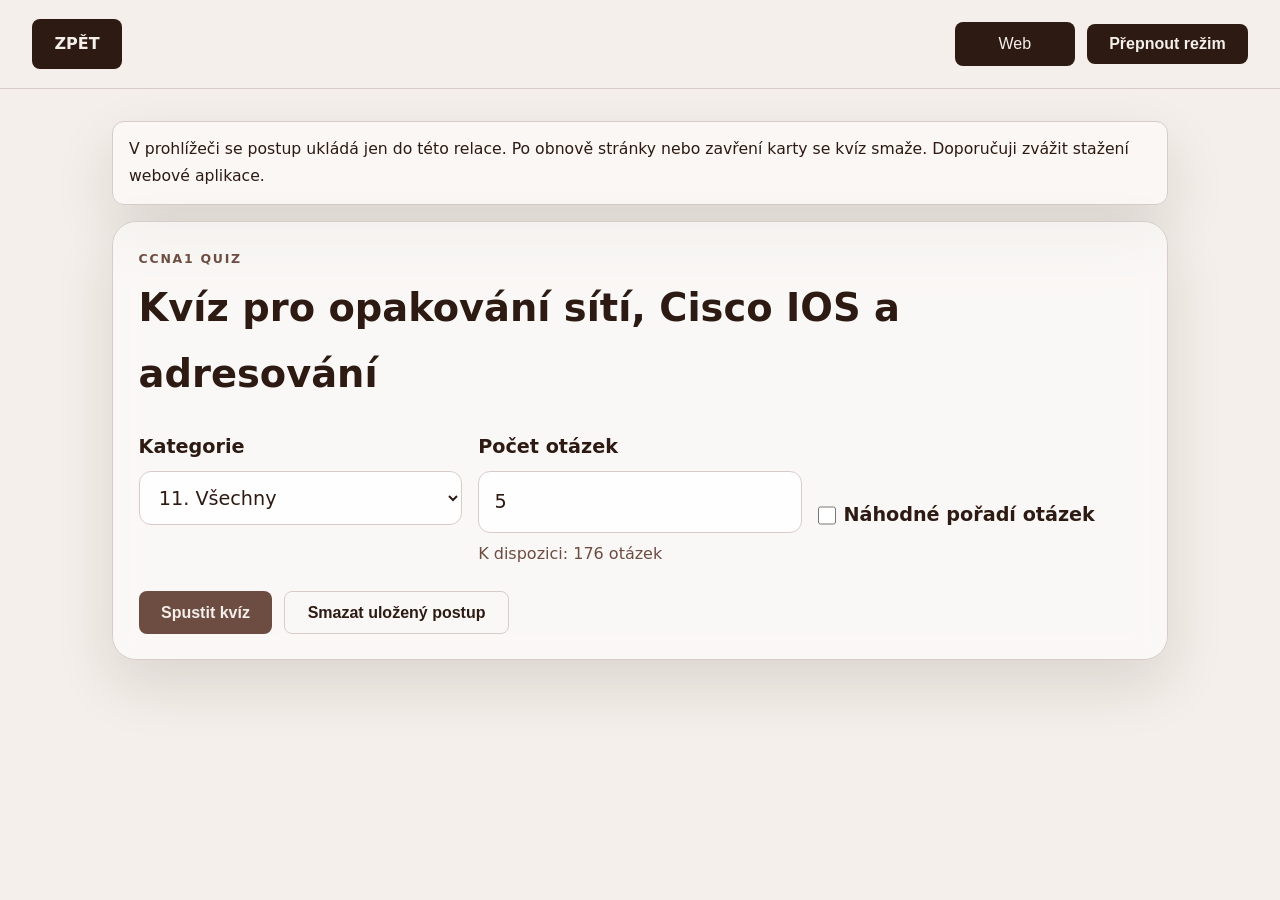
<file: quiz.html>
<!DOCTYPE html>
<html lang="cs">
<head>
	<meta charset="UTF-8">
	<meta name="viewport" content="width=device-width, initial-scale=1.0">
	<title>CCNA1 Kvíz</title>
	<meta name="description" content="Interaktivní CCNA1 kvíz se 168 otázkami, kategoriemi, průběžným ukládáním postupu a podporou PWA i webového režimu.">
	<meta name="theme-color" content="#0b1220">
	<link rel="manifest" href="/manifest.json">
	<link rel="stylesheet" href="tahak.css">
	<link rel="stylesheet" href="quiz.css">
</head>
<body>
	<div class="top-bar">
        <a href="https://opikula.dev/projects.html" class="btn">ZPĚT</a>
		<div class="top-actions">
				<button class="btn nav-switch-button" id="goWebButton" type="button">Web</button>
			<button class="btn" id="themeToggle" onclick="toggleTheme()">Přepnout režim</button>
		</div>
	</div>

	<div class="quiz-shell">
		<div class="quiz-alert" id="webWarning" hidden>
			V prohlížeči se postup ukládá jen do této relace. Po obnově stránky nebo zavření karty se kvíz smaže. Doporučuji zvážit stažení webové aplikace.
		</div>

		<section class="quiz-panel is-active" id="startScreen">
			<div class="panel-copy">
				<p class="eyebrow">CCNA1 quiz</p>
				<h1>Kvíz pro opakování sítí, Cisco IOS a adresování</h1>
			</div>

			<div class="start-grid">
				<label class="field">
					<span>Kategorie</span>
					<select id="categorySelect"></select>
				</label>

				<label class="field">
					<span>Počet otázek</span>
					<input id="questionCount" type="number" min="1" value="5">
					<small id="availableCountInfo"></small>
				</label>

				<label class="checkbox-field">
					<input id="shuffleToggle" type="checkbox">
					<span>Náhodné pořadí otázek</span>
				</label>
			</div>

			<div class="start-actions">
				<button class="btn btn-primary" id="startQuizButton">Spustit kvíz</button>
				<button class="btn btn-secondary" id="resetSavedButton" type="button">Smazat uložený postup</button>
			</div>
		</section>

		<section class="quiz-panel" id="quizScreen" hidden>
			<div class="quiz-meta">
				<div>
					<p class="eyebrow" id="quizCategoryLabel">Kategorie</p>
					<h2 id="quizTitle">Otázka</h2>
				</div>
				<div style="display:flex;align-items:center;gap:8px;">
					<div class="progress-chip" id="progressChip">0 %</div>
					<button class="btn btn-secondary" id="backToSettingsButton" type="button">Zpět na nastavení</button>
				</div>
			</div>

			<div class="progress-track" aria-hidden="true">
				<div class="progress-fill" id="progressFill"></div>
			</div>

			<p class="question-counter" id="questionCounter"></p>
            <div class="question-nav-shell" aria-label="Rychlá navigace mezi otázkami">
                <button class="nav-arrow" id="questionNavPrev" type="button" aria-label="Předchozí blok">&#8592;</button>
                <div class="question-nav-viewport" id="questionNavViewport">
                    <div class="question-nav-track" id="questionNavTrack"></div>
                </div>
                <button class="nav-arrow" id="questionNavNext" type="button" aria-label="Další blok">&#8594;</button>
            </div>
            <div class="question-jump-shell">
                <input class="question-jump-input" id="questionJumpInput" type="number" min="1" placeholder="č. otázky">
                <button class="btn btn-secondary" id="questionJumpButton" type="button">Přejít</button>
            </div>
			<p class="question-text" id="questionText"></p>
			<div class="explanation-box" id="explanationBox" hidden>
				<p class="eyebrow">Vysvětlení</p>
				<p id="explanationText"></p>
			</div>

			<div class="answers-grid" id="answersGrid"></div>

			<div class="quiz-actions">
				<button class="btn btn-secondary" id="prevQuestionButton" type="button">Zpět</button>
				<button class="btn btn-primary" id="nextQuestionButton" type="button">Další</button>
				<button class="btn btn-secondary" id="finishQuizButton" type="button">Dokončit kvíz</button>
			</div>

		</section>

		<section class="quiz-panel" id="resultScreen" hidden>
			<div class="panel-copy">
				<p class="eyebrow">Výsledek</p>
				<h2>Hotovo</h2>
				<p class="lead" id="resultSummary"></p>
			</div>

			<div class="result-grid">
				<article class="result-card">
					<span>Správně</span>
					<strong id="correctCount">0</strong>
				</article>
				<article class="result-card">
					<span>Špatně</span>
					<strong id="wrongCount">0</strong>
				</article>
				<article class="result-card">
					<span>Úspěšnost</span>
					<strong id="resultPercent">0 %</strong>
				</article>
			</div>

			<div class="result-toolbar">
				<button class="btn btn-secondary is-active-filter" id="reviewWrongOnlyButton" type="button">Jen chyby</button>
				<button class="btn btn-secondary" id="reviewAllButton" type="button">Všechny otázky</button>
			</div>

			<div id="reviewList" class="review-list"></div>

			<div class="result-actions">
				<button class="btn btn-primary" id="restartQuizButton" type="button">Spustit znovu</button>
				<button class="btn btn-secondary" id="backToStartButton" type="button">Změnit nastavení</button>
			</div>
		</section>
	</div>

	<script src="tahak.js"></script>
	<script src="quiz.js"></script>
</body>
</html>
</file>
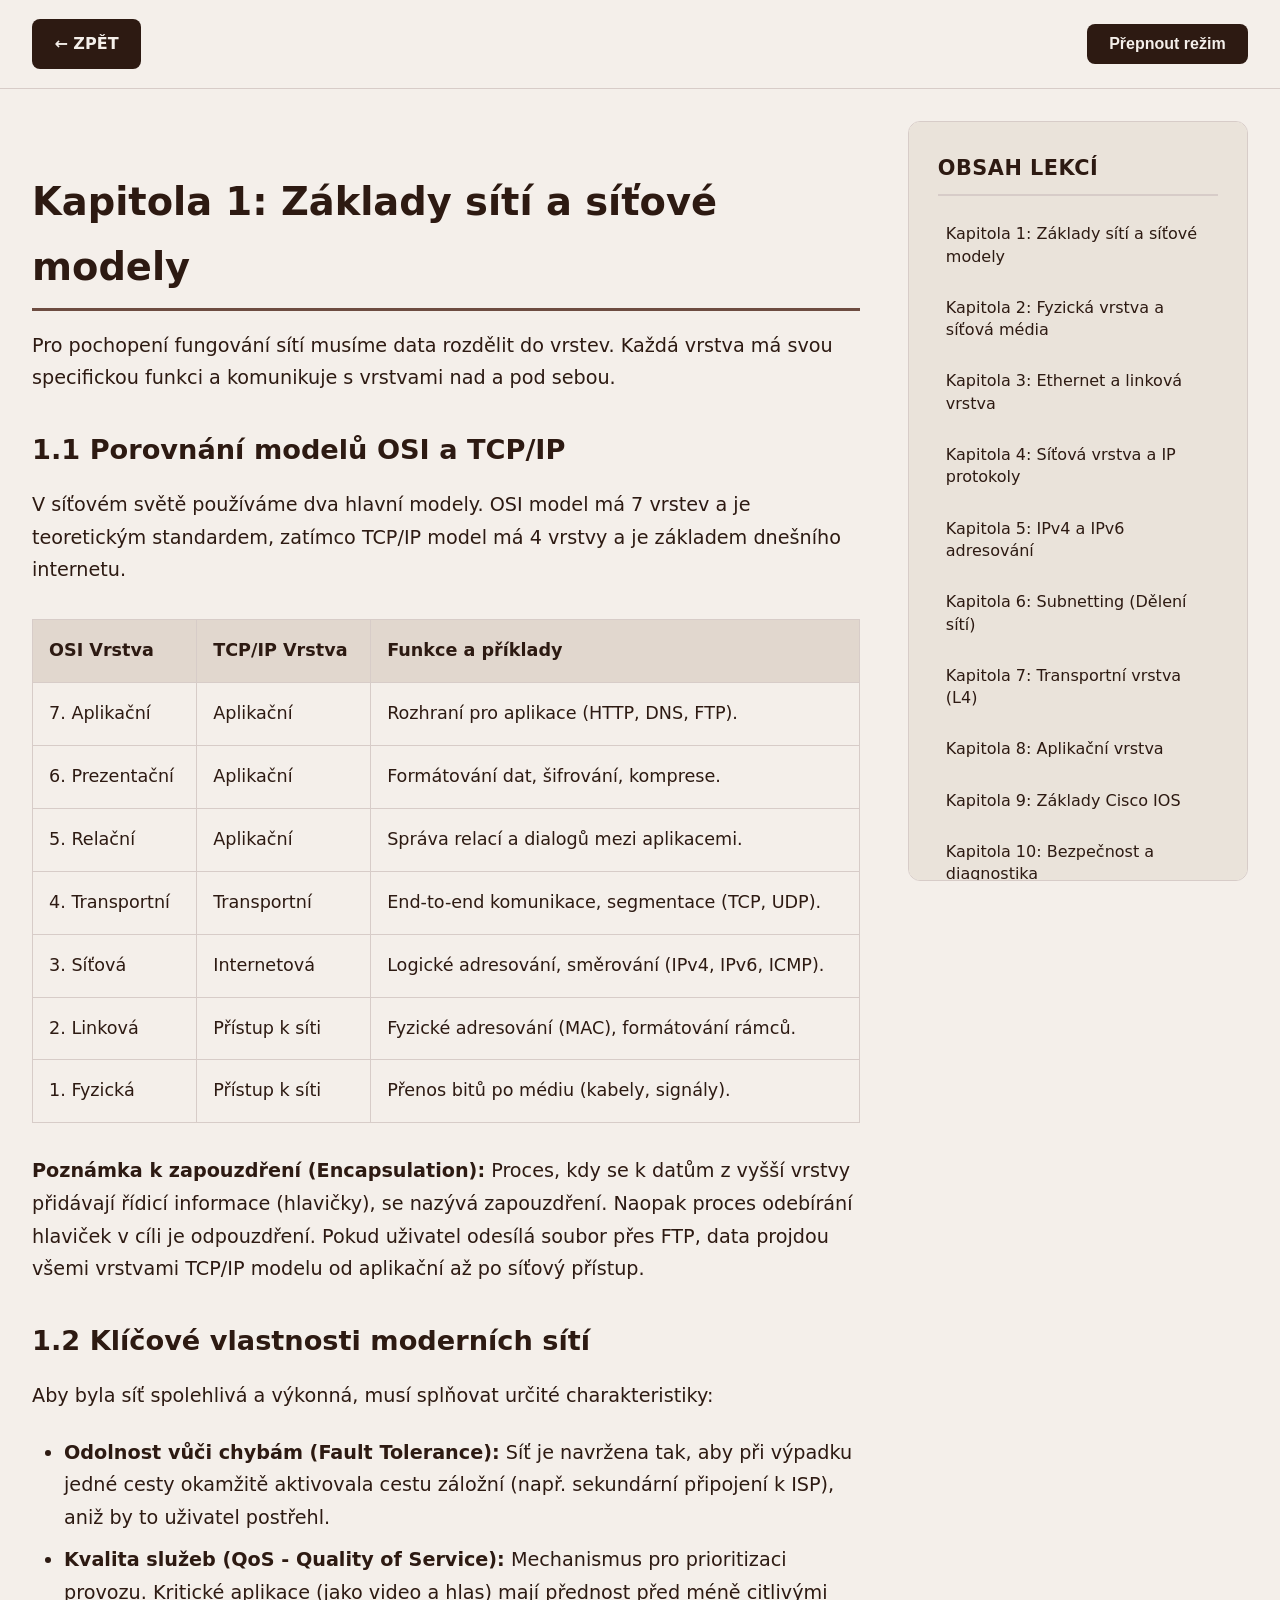
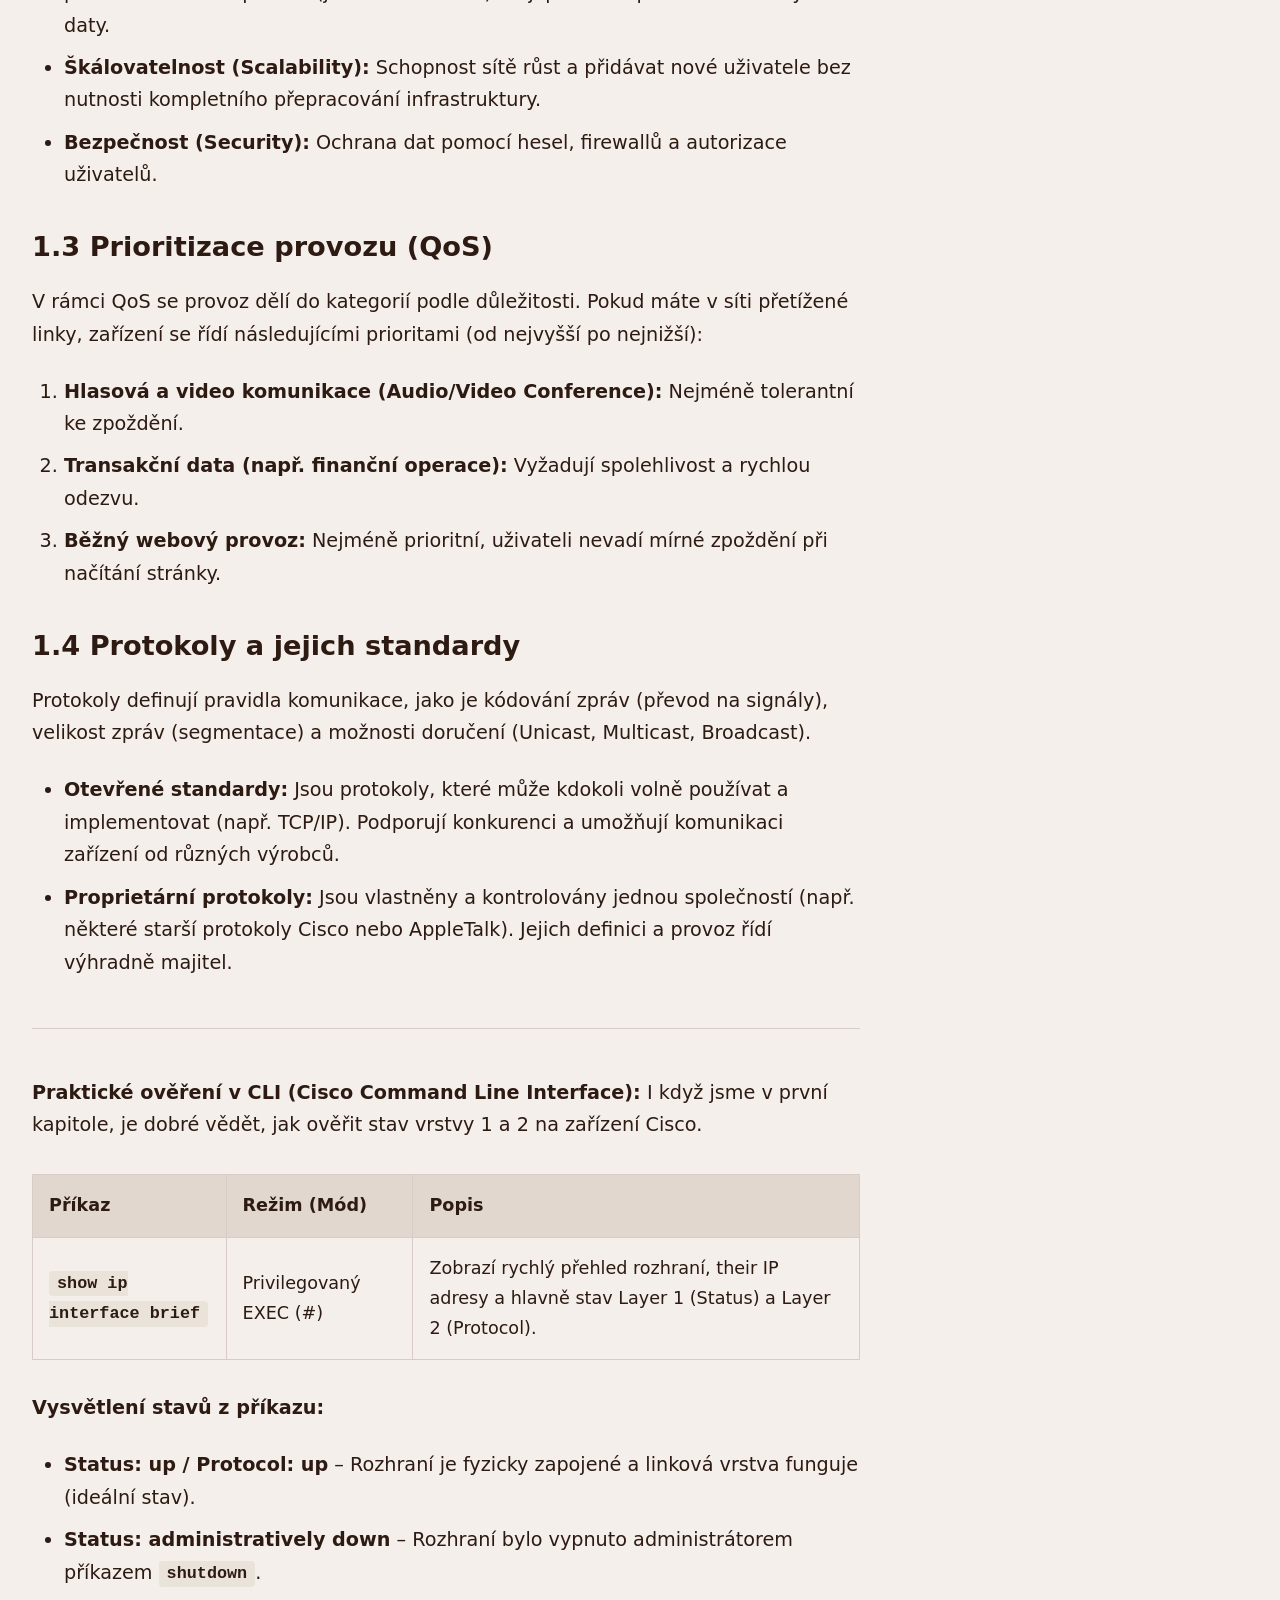
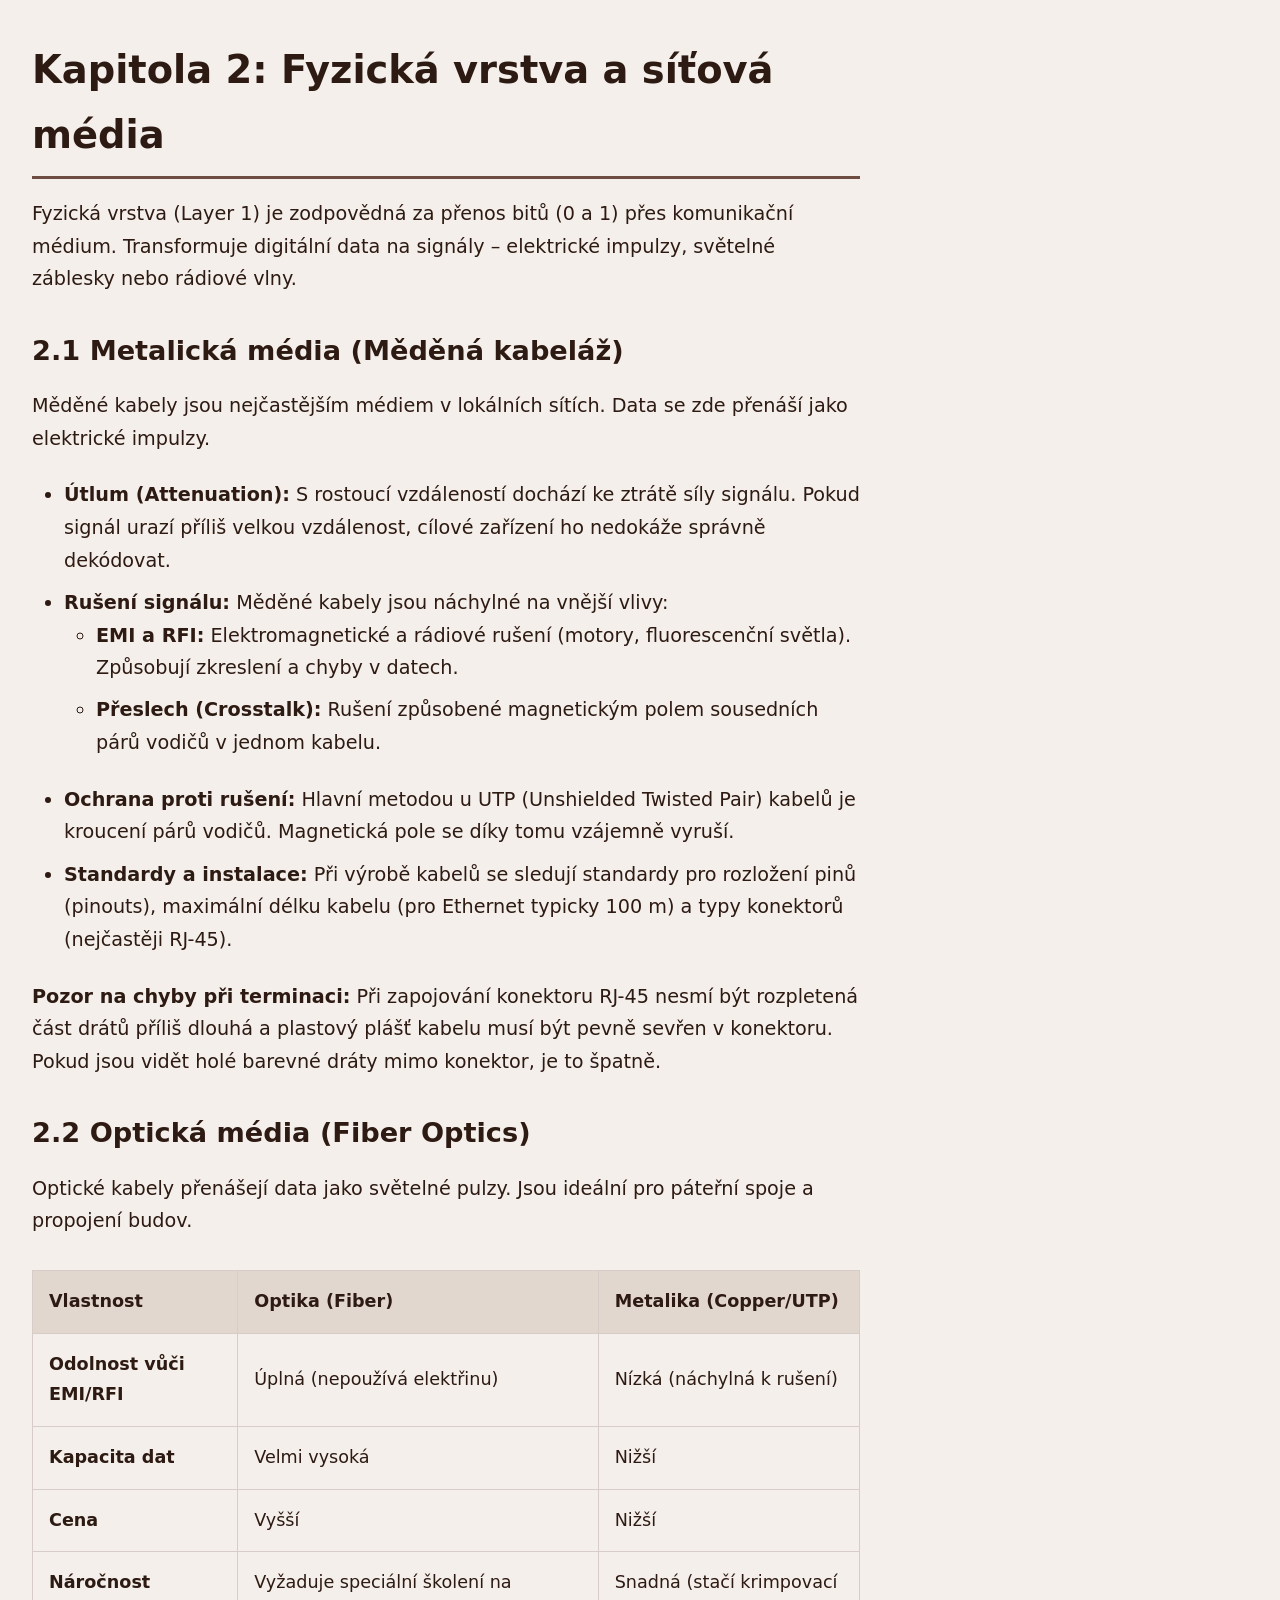
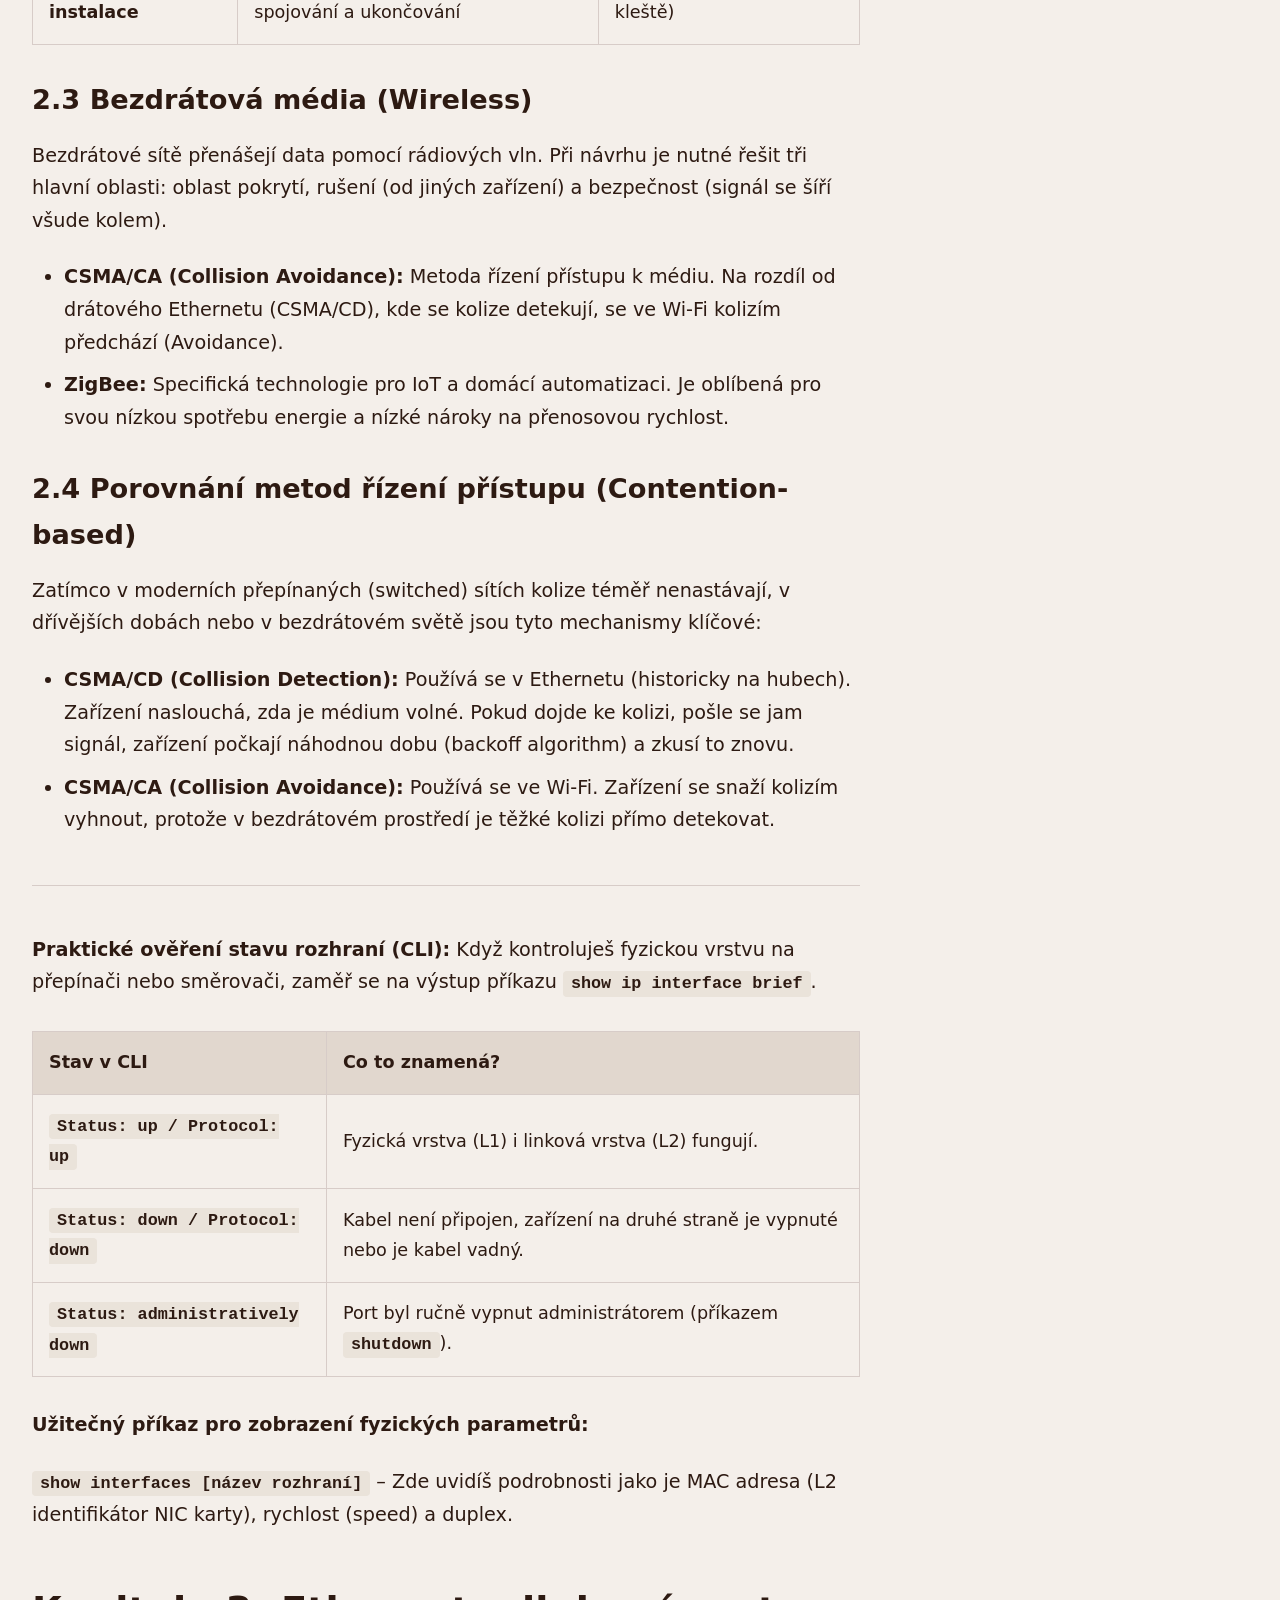
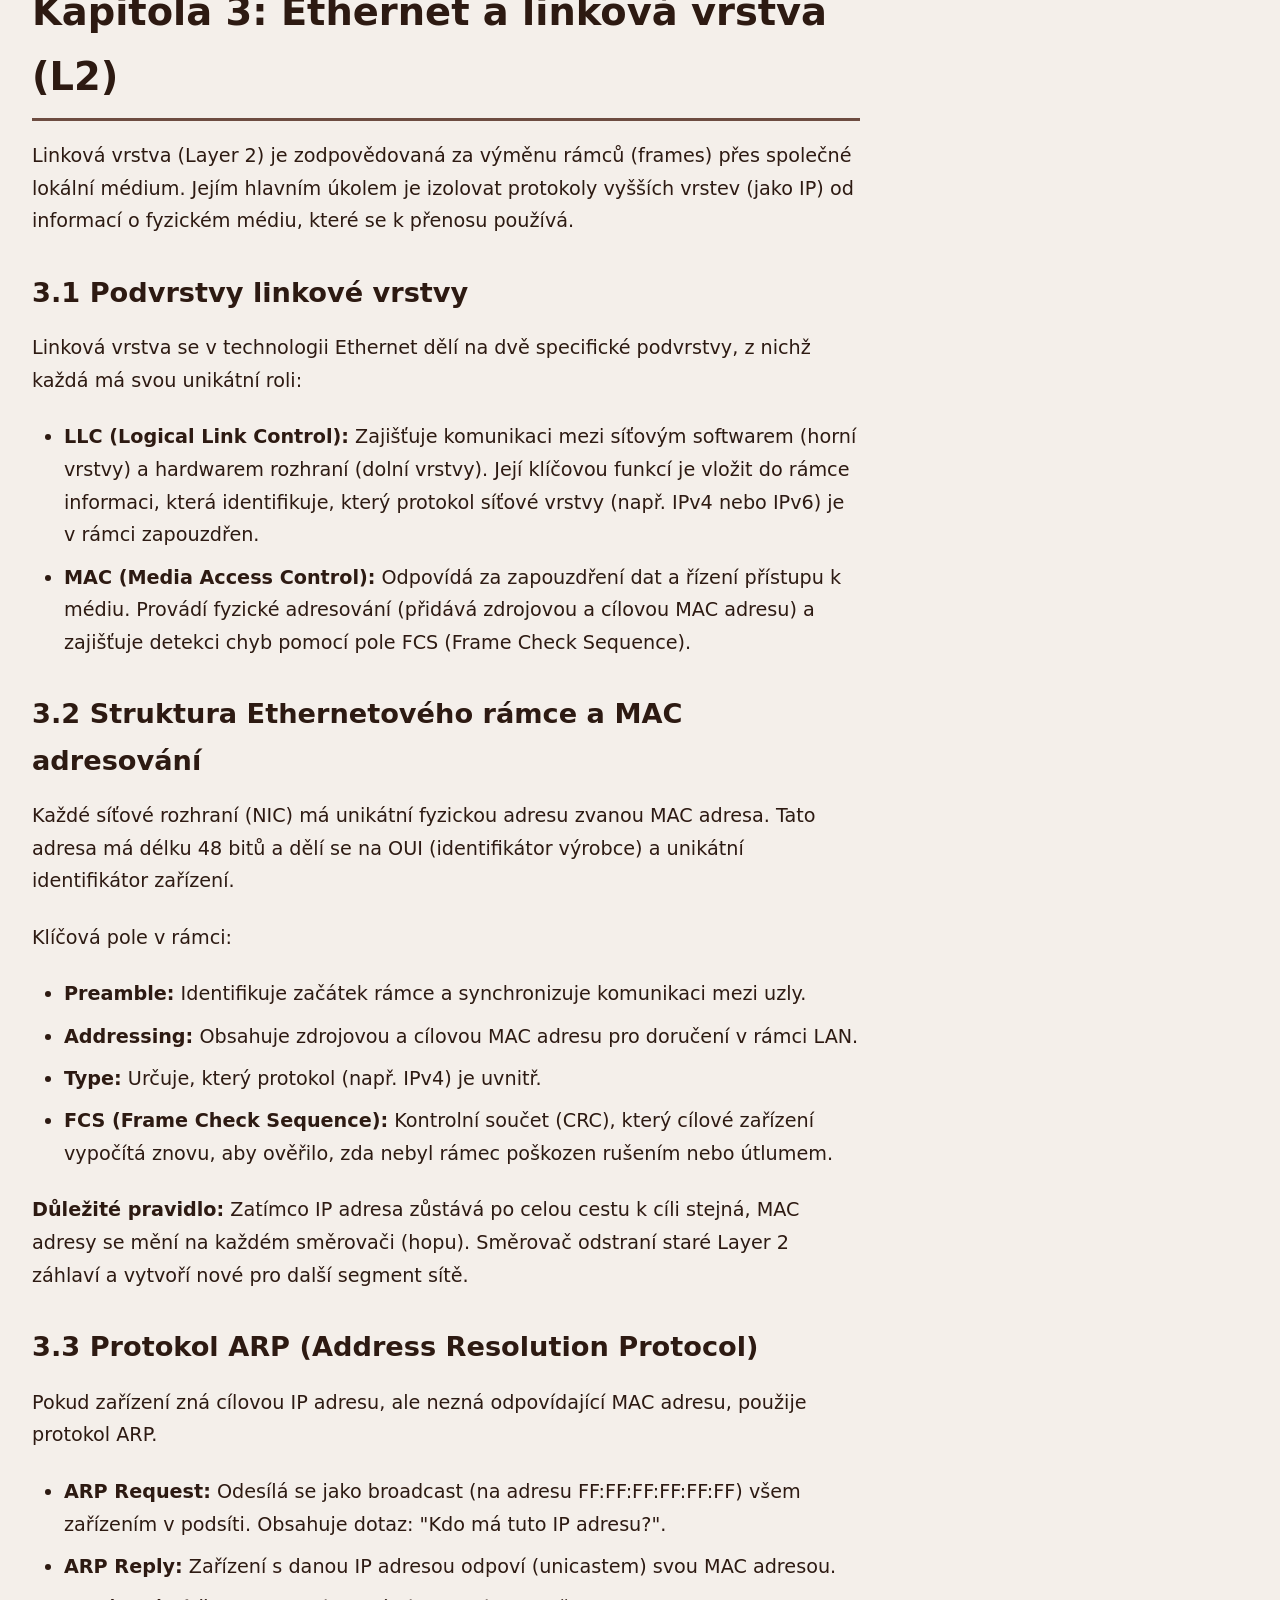
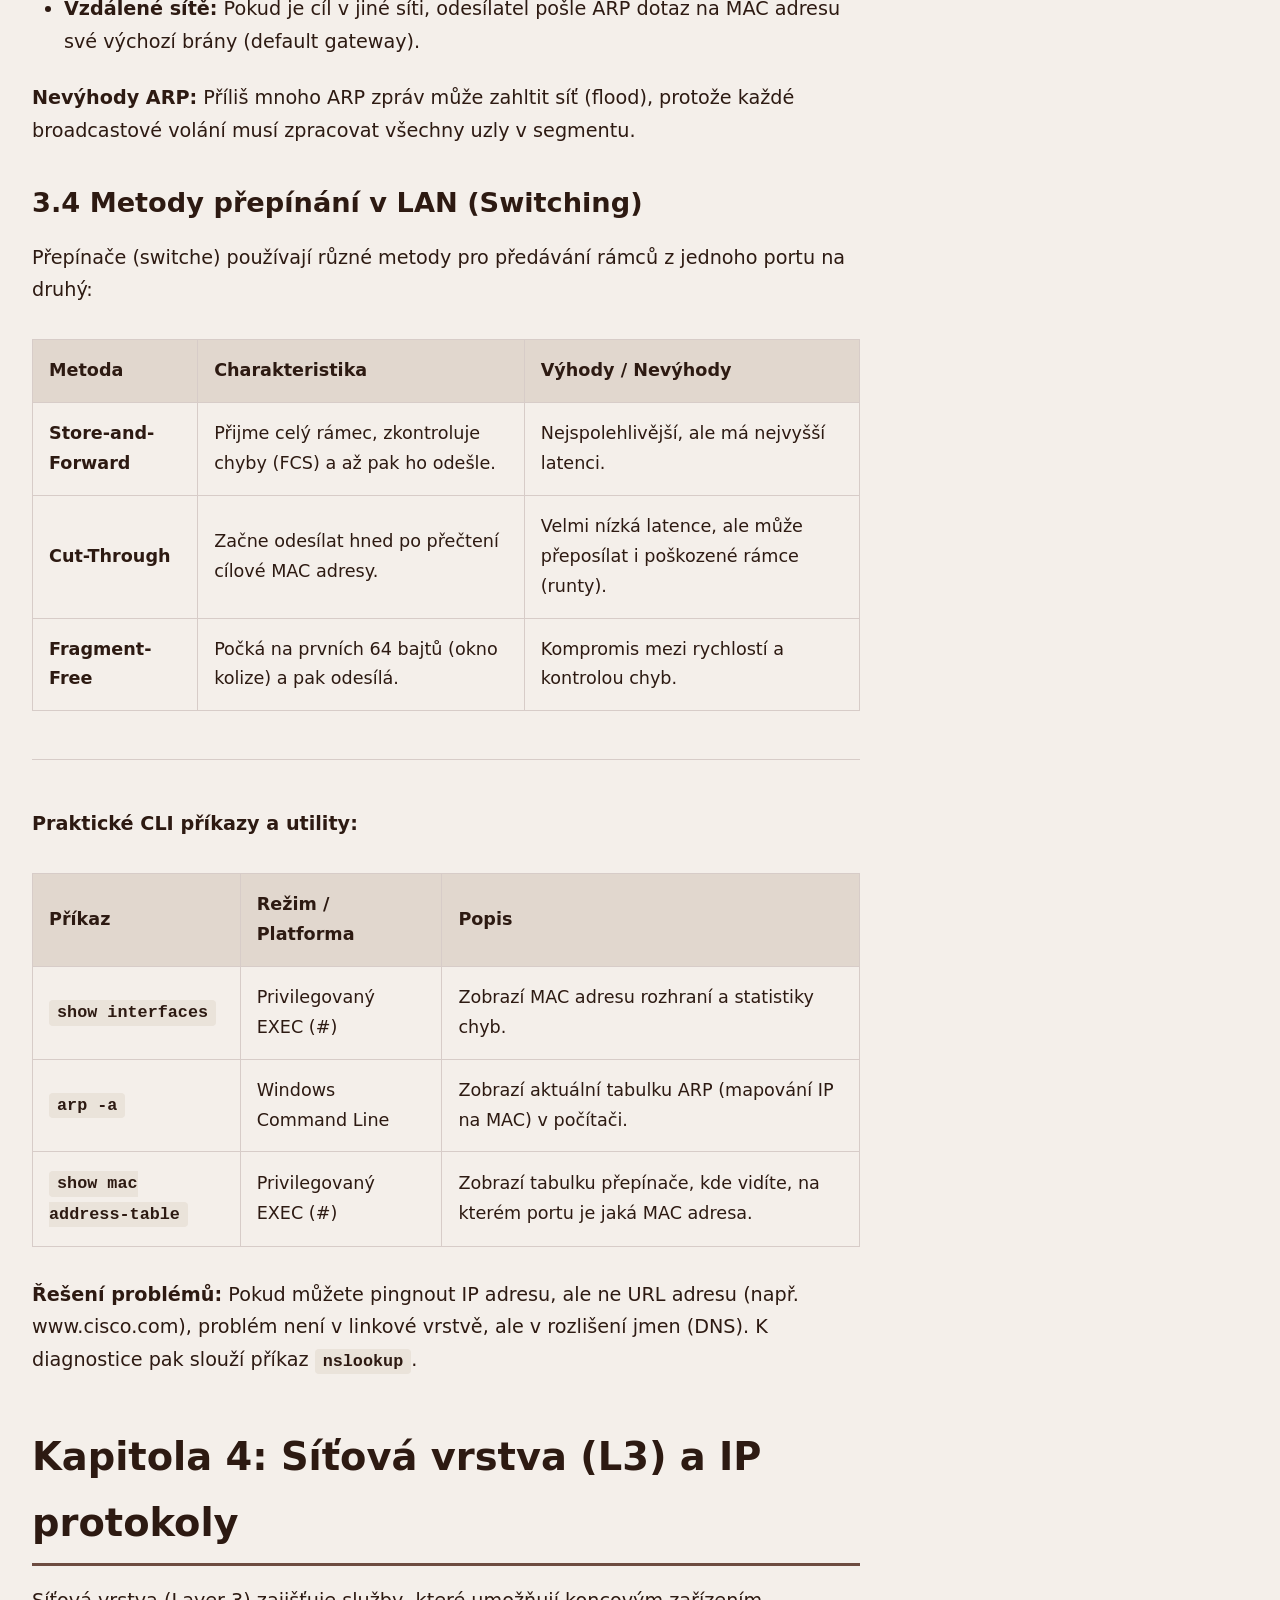
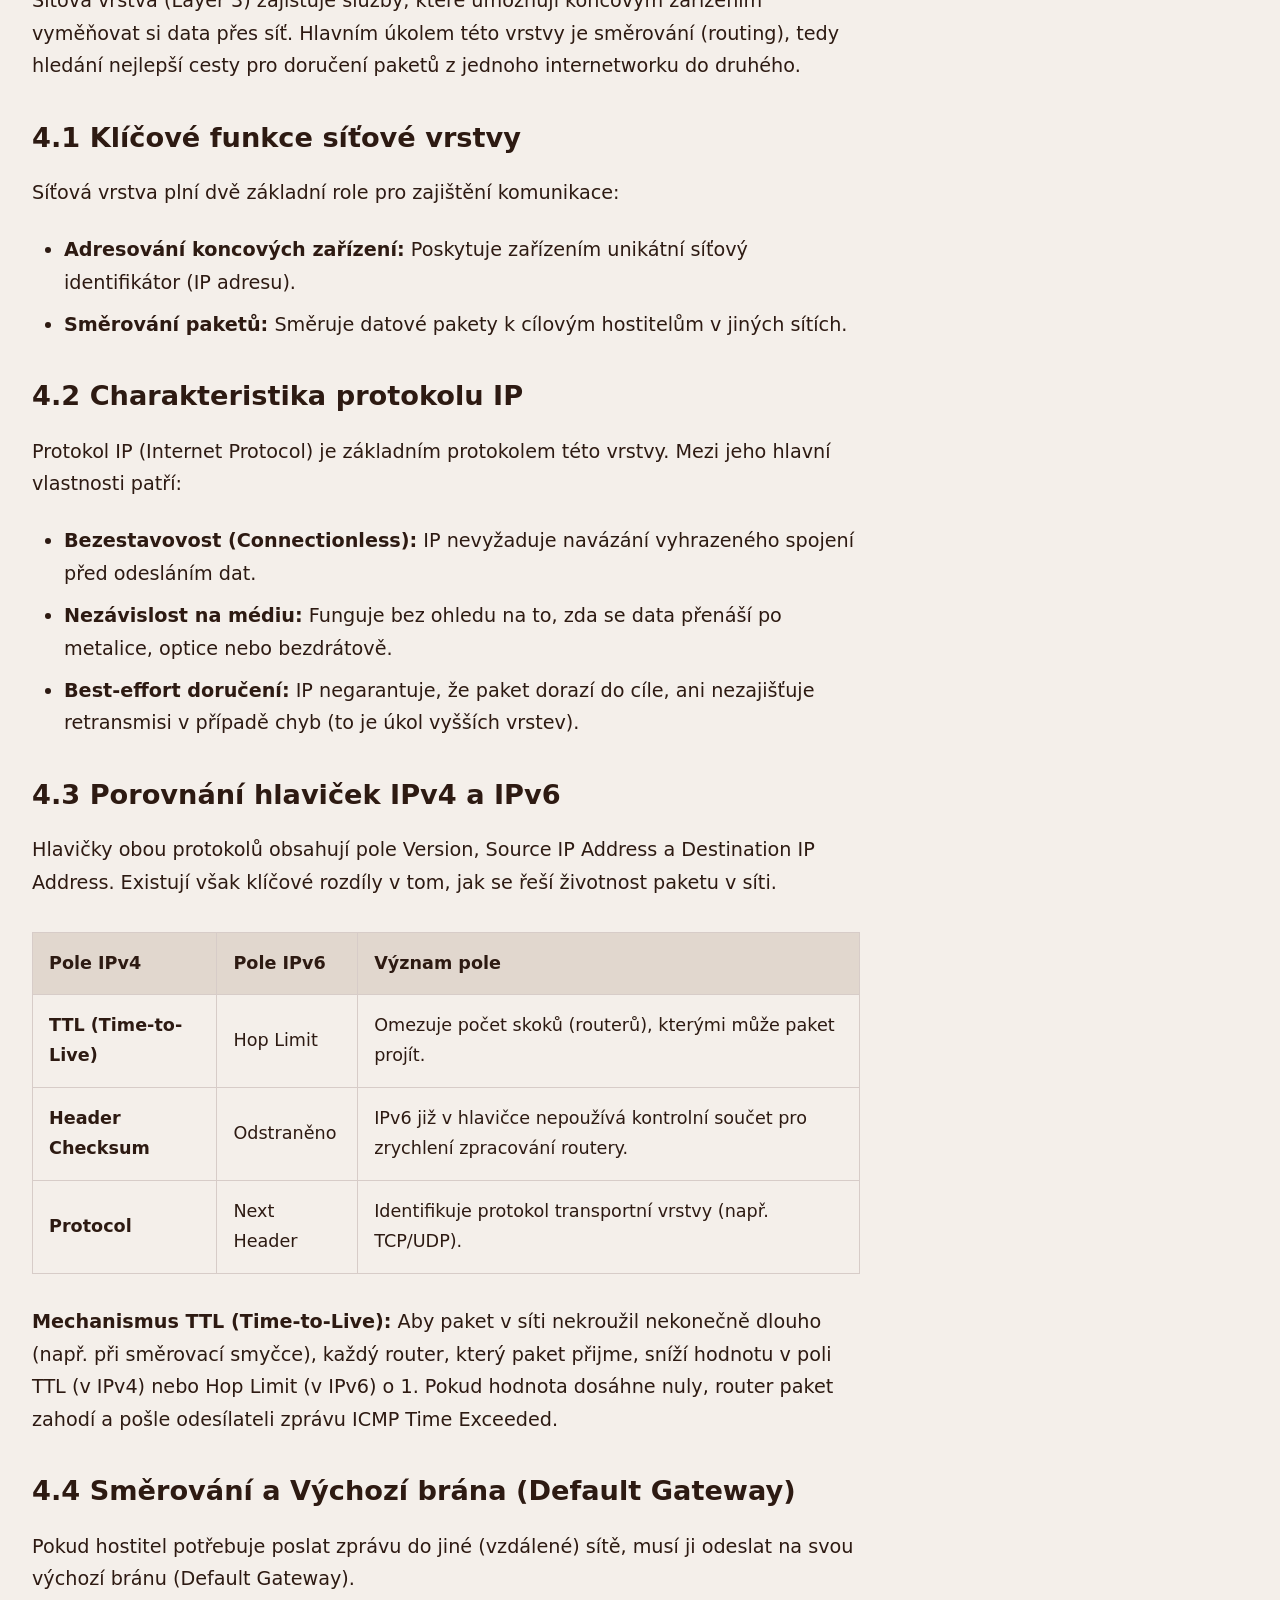
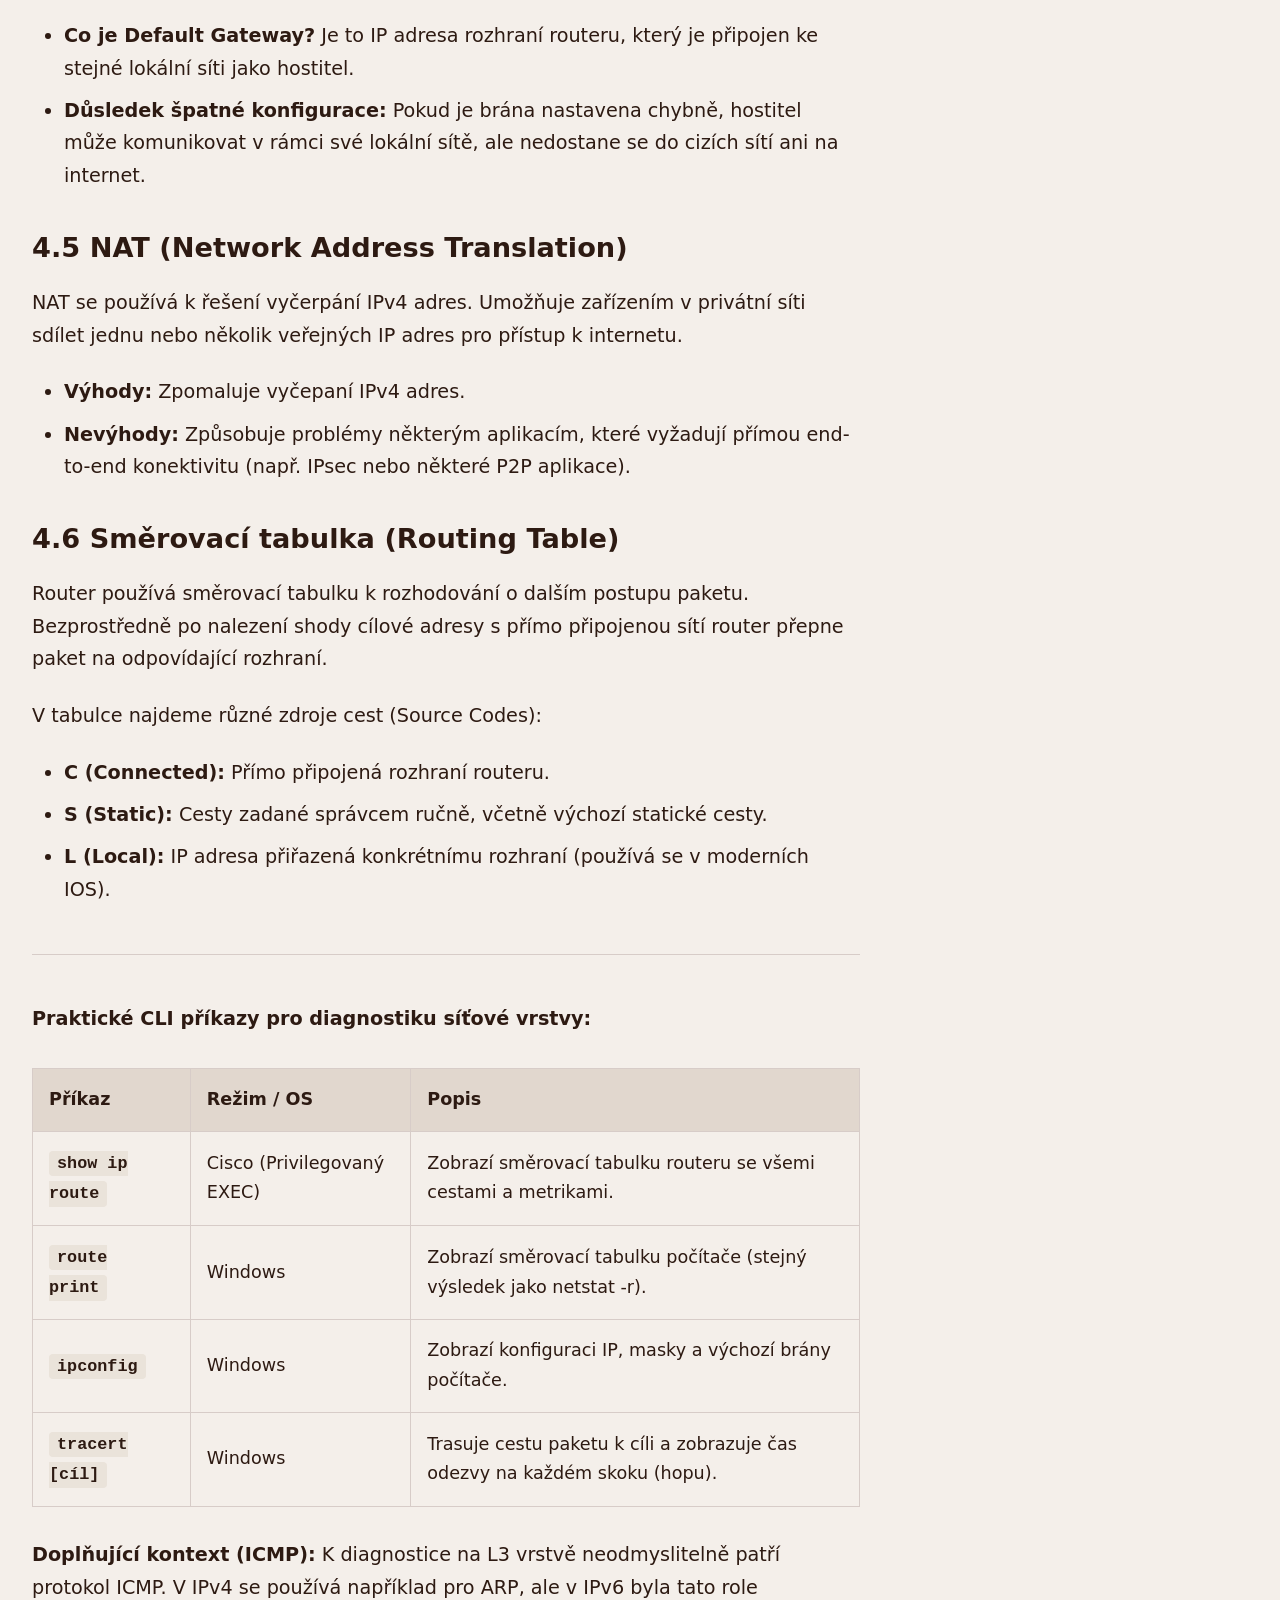
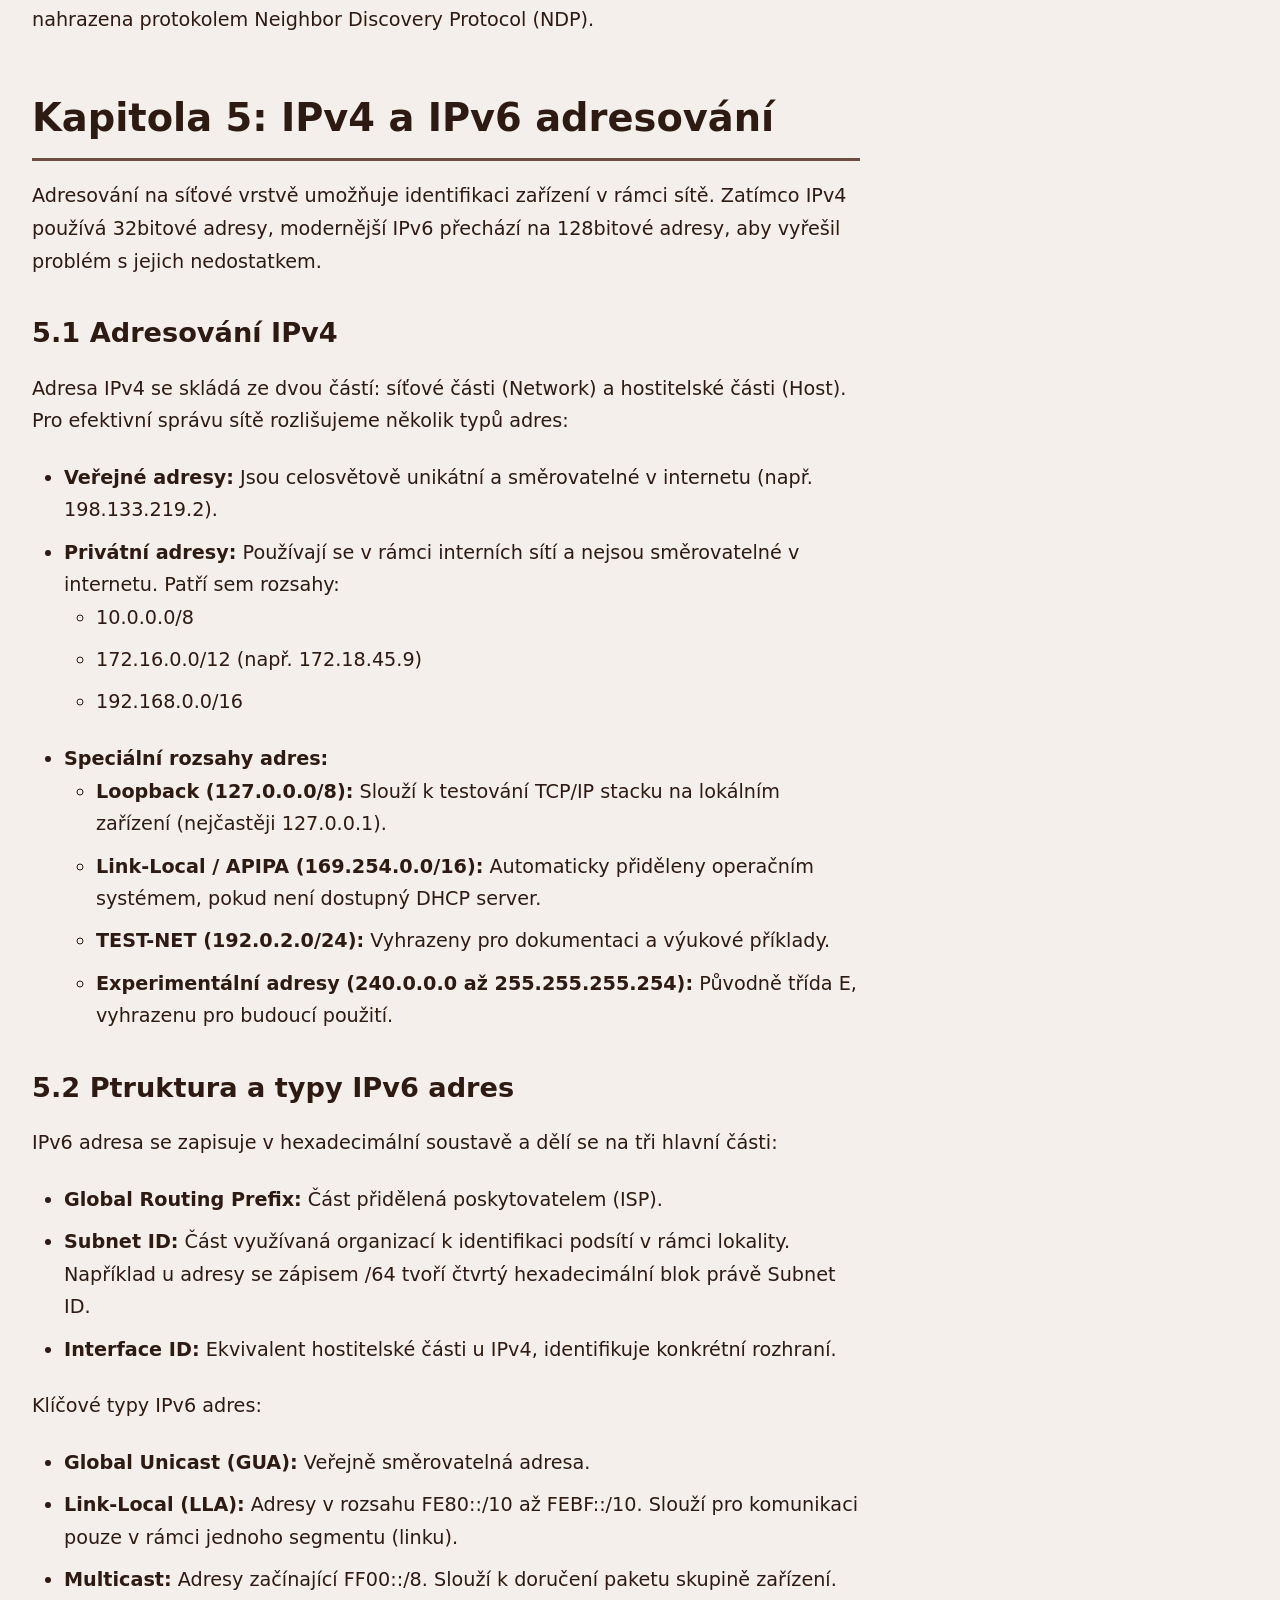
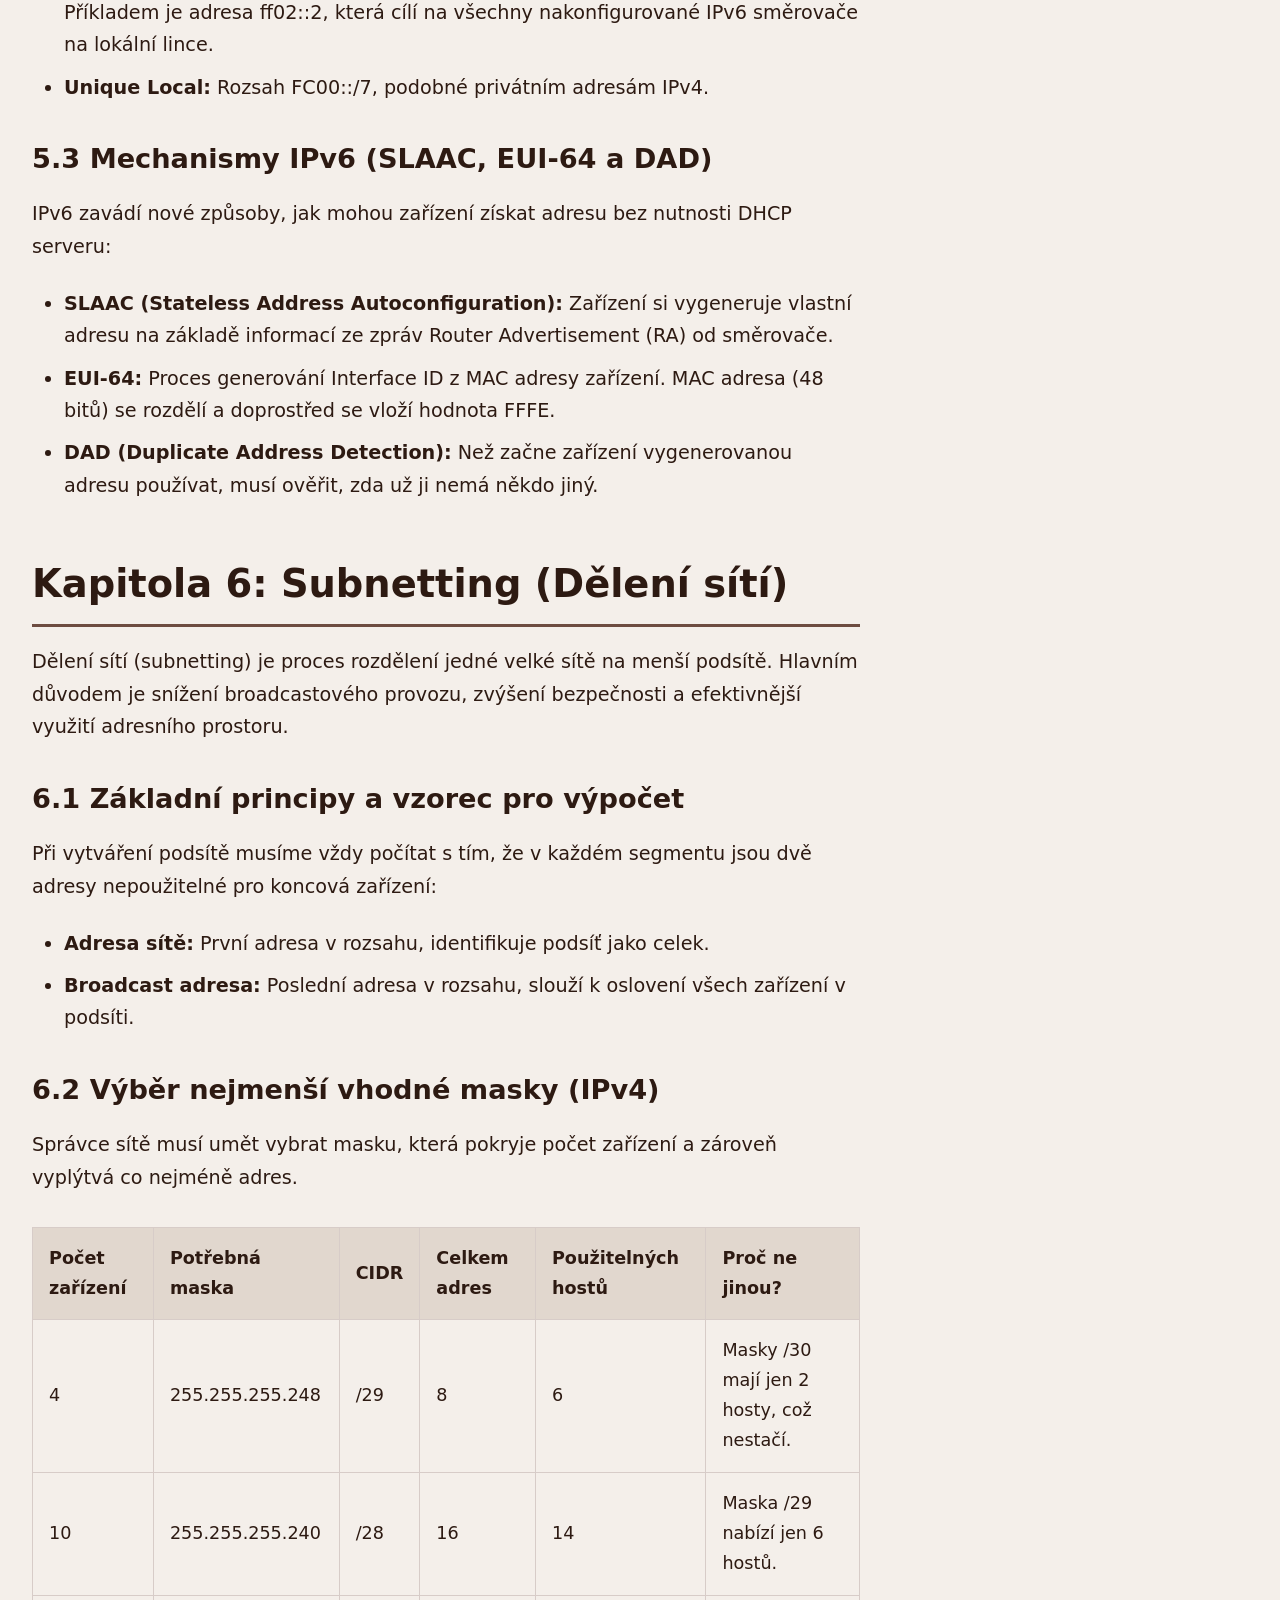
<file: tahak.html>
<!DOCTYPE html>
<html lang="cs">
<head>
    <meta charset="UTF-8">
    <meta name="viewport" content="width=device-width, initial-scale=1.0">
    <title>CCNA1</title>
    <link rel="stylesheet" href="tahak.css">
</head>
<body>

    <div class="top-bar">
        <a href="https://opikula.dev/projects.html" class="btn">← ZPĚT</a>
        <button class="btn" id="themeToggle" onclick="toggleTheme()">Přepnout režim</button>
    </div>

    <div class="container">
        <main>
            <h1 id="chapter1">Kapitola 1: Základy sítí a síťové modely</h1>
            <p>Pro pochopení fungování sítí musíme data rozdělit do vrstev. Každá vrstva má svou specifickou funkci a komunikuje s vrstvami nad a pod sebou.</p>

            <h2>1.1 Porovnání modelů OSI a TCP/IP</h2>
            <p>V síťovém světě používáme dva hlavní modely. OSI model má 7 vrstev a je teoretickým standardem, zatímco TCP/IP model má 4 vrstvy a je základem dnešního internetu.</p>

            <table>
                <thead>
                    <tr>
                        <th>OSI Vrstva</th>
                        <th>TCP/IP Vrstva</th>
                        <th>Funkce a příklady</th>
                    </tr>
                </thead>
                <tbody>
                    <tr>
                        <td>7. Aplikační</td>
                        <td>Aplikační</td>
                        <td>Rozhraní pro aplikace (HTTP, DNS, FTP).</td>
                    </tr>
                    <tr>
                        <td>6. Prezentační</td>
                        <td>Aplikační</td>
                        <td>Formátování dat, šifrování, komprese.</td>
                    </tr>
                    <tr>
                        <td>5. Relační</td>
                        <td>Aplikační</td>
                        <td>Správa relací a dialogů mezi aplikacemi.</td>
                    </tr>
                    <tr>
                        <td>4. Transportní</td>
                        <td>Transportní</td>
                        <td>End-to-end komunikace, segmentace (TCP, UDP).</td>
                    </tr>
                    <tr>
                        <td>3. Síťová</td>
                        <td>Internetová</td>
                        <td>Logické adresování, směrování (IPv4, IPv6, ICMP).</td>
                    </tr>
                    <tr>
                        <td>2. Linková</td>
                        <td>Přístup k síti</td>
                        <td>Fyzické adresování (MAC), formátování rámců.</td>
                    </tr>
                    <tr>
                        <td>1. Fyzická</td>
                        <td>Přístup k síti</td>
                        <td>Přenos bitů po médiu (kabely, signály).</td>
                    </tr>
                </tbody>
            </table>

            <p><strong>Poznámka k zapouzdření (Encapsulation):</strong> Proces, kdy se k datům z vyšší vrstvy přidávají řídicí informace (hlavičky), se nazývá zapouzdření. Naopak proces odebírání hlaviček v cíli je odpouzdření. Pokud uživatel odesílá soubor přes FTP, data projdou všemi vrstvami TCP/IP modelu od aplikační až po síťový přístup.</p>

            <h2>1.2 Klíčové vlastnosti moderních sítí</h2>
            <p>Aby byla síť spolehlivá a výkonná, musí splňovat určité charakteristiky:</p>
            <ul>
                <li><strong>Odolnost vůči chybám (Fault Tolerance):</strong> Síť je navržena tak, aby při výpadku jedné cesty okamžitě aktivovala cestu záložní (např. sekundární připojení k ISP), aniž by to uživatel postřehl.</li>
                <li><strong>Kvalita služeb (QoS - Quality of Service):</strong> Mechanismus pro prioritizaci provozu. Kritické aplikace (jako video a hlas) mají přednost před méně citlivými daty.</li>
                <li><strong>Škálovatelnost (Scalability):</strong> Schopnost sítě růst a přidávat nové uživatele bez nutnosti kompletního přepracování infrastruktury.</li>
                <li><strong>Bezpečnost (Security):</strong> Ochrana dat pomocí hesel, firewallů a autorizace uživatelů.</li>
            </ul>

            <h2>1.3 Prioritizace provozu (QoS)</h2>
            <p>V rámci QoS se provoz dělí do kategorií podle důležitosti. Pokud máte v síti přetížené linky, zařízení se řídí následujícími prioritami (od nejvyšší po nejnižší):</p>
            <ol>
                <li><strong>Hlasová a video komunikace (Audio/Video Conference):</strong> Nejméně tolerantní ke zpoždění.</li>
                <li><strong>Transakční data (např. finanční operace):</strong> Vyžadují spolehlivost a rychlou odezvu.</li>
                <li><strong>Běžný webový provoz:</strong> Nejméně prioritní, uživateli nevadí mírné zpoždění při načítání stránky.</li>
            </ol>

            <h2>1.4 Protokoly a jejich standardy</h2>
            <p>Protokoly definují pravidla komunikace, jako je kódování zpráv (převod na signály), velikost zpráv (segmentace) a možnosti doručení (Unicast, Multicast, Broadcast).</p>
            <ul>
                <li><strong>Otevřené standardy:</strong> Jsou protokoly, které může kdokoli volně používat a implementovat (např. TCP/IP). Podporují konkurenci a umožňují komunikaci zařízení od různých výrobců.</li>
                <li><strong>Proprietární protokoly:</strong> Jsou vlastněny a kontrolovány jednou společností (např. některé starší protokoly Cisco nebo AppleTalk). Jejich definici a provoz řídí výhradně majitel.</li>
            </ul>

            <hr />

            <p><strong>Praktické ověření v CLI (Cisco Command Line Interface):</strong> I když jsme v první kapitole, je dobré vědět, jak ověřit stav vrstvy 1 a 2 na zařízení Cisco.</p>

            <table>
                <thead>
                    <tr>
                        <th>Příkaz</th>
                        <th>Režim (Mód)</th>
                        <th>Popis</th>
                    </tr>
                </thead>
                <tbody>
                    <tr>
                        <td><code>show ip interface brief</code></td>
                        <td>Privilegovaný EXEC (#)</td>
                        <td>Zobrazí rychlý přehled rozhraní, their IP adresy a hlavně stav Layer 1 (Status) a Layer 2 (Protocol).</td>
                    </tr>
                </tbody>
            </table>

            <p><strong>Vysvětlení stavů z příkazu:</strong></p>
            <ul>
                <li><strong>Status: up / Protocol: up</strong> – Rozhraní je fyzicky zapojené a linková vrstva funguje (ideální stav).</li>
                <li><strong>Status: administratively down</strong> – Rozhraní bylo vypnuto administrátorem příkazem <code>shutdown</code>.</li>
            </ul>

            <h1 id="chapter2">Kapitola 2: Fyzická vrstva a síťová média</h1>
            <p>Fyzická vrstva (Layer 1) je zodpovědná za přenos bitů (0 a 1) přes komunikační médium. Transformuje digitální data na signály – elektrické impulzy, světelné záblesky nebo rádiové vlny.</p>

            <h2>2.1 Metalická média (Měděná kabeláž)</h2>
            <p>Měděné kabely jsou nejčastějším médiem v lokálních sítích. Data se zde přenáší jako elektrické impulzy.</p>
            <ul>
                <li><strong>Útlum (Attenuation):</strong> S rostoucí vzdáleností dochází ke ztrátě síly signálu. Pokud signál urazí příliš velkou vzdálenost, cílové zařízení ho nedokáže správně dekódovat.</li>
                <li><strong>Rušení signálu:</strong> Měděné kabely jsou náchylné na vnější vlivy:
                    <ul>
                        <li><strong>EMI a RFI:</strong> Elektromagnetické a rádiové rušení (motory, fluorescenční světla). Způsobují zkreslení a chyby v datech.</li>
                        <li><strong>Přeslech (Crosstalk):</strong> Rušení způsobené magnetickým polem sousedních párů vodičů v jednom kabelu.</li>
                    </ul>
                </li>
                <li><strong>Ochrana proti rušení:</strong> Hlavní metodou u UTP (Unshielded Twisted Pair) kabelů je kroucení párů vodičů. Magnetická pole se díky tomu vzájemně vyruší.</li>
                <li><strong>Standardy a instalace:</strong> Při výrobě kabelů se sledují standardy pro rozložení pinů (pinouts), maximální délku kabelu (pro Ethernet typicky 100 m) a typy konektorů (nejčastěji RJ-45).</li>
            </ul>
            <p><strong>Pozor na chyby při terminaci:</strong> Při zapojování konektoru RJ-45 nesmí být rozpletená část drátů příliš dlouhá a plastový plášť kabelu musí být pevně sevřen v konektoru. Pokud jsou vidět holé barevné dráty mimo konektor, je to špatně.</p>

            <h2>2.2 Optická média (Fiber Optics)</h2>
            <p>Optické kabely přenášejí data jako světelné pulzy. Jsou ideální pro páteřní spoje a propojení budov.</p>

            <table>
                <thead>
                    <tr>
                        <th>Vlastnost</th>
                        <th>Optika (Fiber)</th>
                        <th>Metalika (Copper/UTP)</th>
                    </tr>
                </thead>
                <tbody>
                    <tr>
                        <td><strong>Odolnost vůči EMI/RFI</strong></td>
                        <td>Úplná (nepoužívá elektřinu)</td>
                        <td>Nízká (náchylná k rušení)</td>
                    </tr>
                    <tr>
                        <td><strong>Kapacita dat</strong></td>
                        <td>Velmi vysoká</td>
                        <td>Nižší</td>
                    </tr>
                    <tr>
                        <td><strong>Cena</strong></td>
                        <td>Vyšší</td>
                        <td>Nižší</td>
                    </tr>
                    <tr>
                        <td><strong>Náročnost instalace</strong></td>
                        <td>Vyžaduje speciální školení na spojování a ukončování</td>
                        <td>Snadná (stačí krimpovací kleště)</td>
                    </tr>
                </tbody>
            </table>

            <h2>2.3 Bezdrátová média (Wireless)</h2>
            <p>Bezdrátové sítě přenášejí data pomocí rádiových vln. Při návrhu je nutné řešit tři hlavní oblasti: oblast pokrytí, rušení (od jiných zařízení) a bezpečnost (signál se šíří všude kolem).</p>
            <ul>
                <li><strong>CSMA/CA (Collision Avoidance):</strong> Metoda řízení přístupu k médiu. Na rozdíl od drátového Ethernetu (CSMA/CD), kde se kolize detekují, se ve Wi-Fi kolizím předchází (Avoidance).</li>
                <li><strong>ZigBee:</strong> Specifická technologie pro IoT a domácí automatizaci. Je oblíbená pro svou nízkou spotřebu energie a nízké nároky na přenosovou rychlost.</li>
            </ul>

            <h2>2.4 Porovnání metod řízení přístupu (Contention-based)</h2>
            <p>Zatímco v moderních přepínaných (switched) sítích kolize téměř nenastávají, v dřívějších dobách nebo v bezdrátovém světě jsou tyto mechanismy klíčové:</p>
            <ul>
                <li><strong>CSMA/CD (Collision Detection):</strong> Používá se v Ethernetu (historicky na hubech). Zařízení naslouchá, zda je médium volné. Pokud dojde ke kolizi, pošle se jam signál, zařízení počkají náhodnou dobu (backoff algorithm) a zkusí to znovu.</li>
                <li><strong>CSMA/CA (Collision Avoidance):</strong> Používá se ve Wi-Fi. Zařízení se snaží kolizím vyhnout, protože v bezdrátovém prostředí je těžké kolizi přímo detekovat.</li>
            </ul>

            <hr />

            <p><strong>Praktické ověření stavu rozhraní (CLI):</strong> Když kontroluješ fyzickou vrstvu na přepínači nebo směrovači, zaměř se na výstup příkazu <code>show ip interface brief</code>.</p>

            <table>
                <thead>
                    <tr>
                        <th>Stav v CLI</th>
                        <th>Co to znamená?</th>
                    </tr>
                </thead>
                <tbody>
                    <tr>
                        <td><code>Status: up / Protocol: up</code></td>
                        <td>Fyzická vrstva (L1) i linková vrstva (L2) fungují.</td>
                    </tr>
                    <tr>
                        <td><code>Status: down / Protocol: down</code></td>
                        <td>Kabel není připojen, zařízení na druhé straně je vypnuté nebo je kabel vadný.</td>
                    </tr>
                    <tr>
                        <td><code>Status: administratively down</code></td>
                        <td>Port byl ručně vypnut administrátorem (příkazem <code>shutdown</code>).</td>
                    </tr>
                </tbody>
            </table>

            <p><strong>Užitečný příkaz pro zobrazení fyzických parametrů:</strong></p>
            <p><code>show interfaces [název rozhraní]</code> – Zde uvidíš podrobnosti jako je MAC adresa (L2 identifikátor NIC karty), rychlost (speed) a duplex.</p>

            <h1 id="chapter3">Kapitola 3: Ethernet a linková vrstva (L2)</h1>
            <p>Linková vrstva (Layer 2) je zodpovědovaná za výměnu rámců (frames) přes společné lokální médium. Jejím hlavním úkolem je izolovat protokoly vyšších vrstev (jako IP) od informací o fyzickém médiu, které se k přenosu používá.</p>

            <h2>3.1 Podvrstvy linkové vrstvy</h2>
            <p>Linková vrstva se v technologii Ethernet dělí na dvě specifické podvrstvy, z nichž každá má svou unikátní roli:</p>
            <ul>
                <li><strong>LLC (Logical Link Control):</strong> Zajišťuje komunikaci mezi síťovým softwarem (horní vrstvy) a hardwarem rozhraní (dolní vrstvy). Její klíčovou funkcí je vložit do rámce informaci, která identifikuje, který protokol síťové vrstvy (např. IPv4 nebo IPv6) je v rámci zapouzdřen.</li>
                <li><strong>MAC (Media Access Control):</strong> Odpovídá za zapouzdření dat a řízení přístupu k médiu. Provádí fyzické adresování (přidává zdrojovou a cílovou MAC adresu) a zajišťuje detekci chyb pomocí pole FCS (Frame Check Sequence).</li>
            </ul>

            <h2>3.2 Struktura Ethernetového rámce a MAC adresování</h2>
            <p>Každé síťové rozhraní (NIC) má unikátní fyzickou adresu zvanou MAC adresa. Tato adresa má délku 48 bitů a dělí se na OUI (identifikátor výrobce) a unikátní identifikátor zařízení.</p>
            <p>Klíčová pole v rámci:</p>
            <ul>
                <li><strong>Preamble:</strong> Identifikuje začátek rámce a synchronizuje komunikaci mezi uzly.</li>
                <li><strong>Addressing:</strong> Obsahuje zdrojovou a cílovou MAC adresu pro doručení v rámci LAN.</li>
                <li><strong>Type:</strong> Určuje, který protokol (např. IPv4) je uvnitř.</li>
                <li><strong>FCS (Frame Check Sequence):</strong> Kontrolní součet (CRC), který cílové zařízení vypočítá znovu, aby ověřilo, zda nebyl rámec poškozen rušením nebo útlumem.</li>
            </ul>
            <p><strong>Důležité pravidlo:</strong> Zatímco IP adresa zůstává po celou cestu k cíli stejná, MAC adresy se mění na každém směrovači (hopu). Směrovač odstraní staré Layer 2 záhlaví a vytvoří nové pro další segment sítě.</p>

            <h2>3.3 Protokol ARP (Address Resolution Protocol)</h2>
            <p>Pokud zařízení zná cílovou IP adresu, ale nezná odpovídající MAC adresu, použije protokol ARP.</p>
            <ul>
                <li><strong>ARP Request:</strong> Odesílá se jako broadcast (na adresu FF:FF:FF:FF:FF:FF) všem zařízením v podsíti. Obsahuje dotaz: "Kdo má tuto IP adresu?".</li>
                <li><strong>ARP Reply:</strong> Zařízení s danou IP adresou odpoví (unicastem) svou MAC adresou.</li>
                <li><strong>Vzdálené sítě:</strong> Pokud je cíl v jiné síti, odesílatel pošle ARP dotaz na MAC adresu své výchozí brány (default gateway).</li>
            </ul>
            <p><strong>Nevýhody ARP:</strong> Příliš mnoho ARP zpráv může zahltit síť (flood), protože každé broadcastové volání musí zpracovat všechny uzly v segmentu.</p>

            <h2>3.4 Metody přepínání v LAN (Switching)</h2>
            <p>Přepínače (switche) používají různé metody pro předávání rámců z jednoho portu na druhý:</p>

            <table>
                <thead>
                    <tr>
                        <th>Metoda</th>
                        <th>Charakteristika</th>
                        <th>Výhody / Nevýhody</th>
                    </tr>
                </thead>
                <tbody>
                    <tr>
                        <td><strong>Store-and-Forward</strong></td>
                        <td>Přijme celý rámec, zkontroluje chyby (FCS) a až pak ho odešle.</td>
                        <td>Nejspolehlivější, ale má nejvyšší latenci.</td>
                    </tr>
                    <tr>
                        <td><strong>Cut-Through</strong></td>
                        <td>Začne odesílat hned po přečtení cílové MAC adresy.</td>
                        <td>Velmi nízká latence, ale může přeposílat i poškozené rámce (runty).</td>
                    </tr>
                    <tr>
                        <td><strong>Fragment-Free</strong></td>
                        <td>Počká na prvních 64 bajtů (okno kolize) a pak odesílá.</td>
                        <td>Kompromis mezi rychlostí a kontrolou chyb.</td>
                    </tr>
                </tbody>
            </table>

            <hr />

            <p><strong>Praktické CLI příkazy a utility:</strong></p>

            <table>
                <thead>
                    <tr>
                        <th>Příkaz</th>
                        <th>Režim / Platforma</th>
                        <th>Popis</th>
                    </tr>
                </thead>
                <tbody>
                    <tr>
                        <td><code>show interfaces</code></td>
                        <td>Privilegovaný EXEC (#)</td>
                        <td>Zobrazí MAC adresu rozhraní a statistiky chyb.</td>
                    </tr>
                    <tr>
                        <td><code>arp -a</code></td>
                        <td>Windows Command Line</td>
                        <td>Zobrazí aktuální tabulku ARP (mapování IP na MAC) v počítači.</td>
                    </tr>
                    <tr>
                        <td><code>show mac address-table</code></td>
                        <td>Privilegovaný EXEC (#)</td>
                        <td>Zobrazí tabulku přepínače, kde vidíte, na kterém portu je jaká MAC adresa.</td>
                    </tr>
                </tbody>
            </table>

            <p><strong>Řešení problémů:</strong> Pokud můžete pingnout IP adresu, ale ne URL adresu (např. www.cisco.com), problém není v linkové vrstvě, ale v rozlišení jmen (DNS). K diagnostice pak slouží příkaz <code>nslookup</code>.</p>

            <h1 id="chapter4">Kapitola 4: Síťová vrstva (L3) a IP protokoly</h1>
            <p>Síťová vrstva (Layer 3) zajišťuje služby, které umožňují koncovým zařízením vyměňovat si data přes síť. Hlavním úkolem této vrstvy je směrování (routing), tedy hledání nejlepší cesty pro doručení paketů z jednoho internetworku do druhého.</p>

            <h2>4.1 Klíčové funkce síťové vrstvy</h2>
            <p>Síťová vrstva plní dvě základní role pro zajištění komunikace:</p>
            <ul>
                <li><strong>Adresování koncových zařízení:</strong> Poskytuje zařízením unikátní síťový identifikátor (IP adresu).</li>
                <li><strong>Směrování paketů:</strong> Směruje datové pakety k cílovým hostitelům v jiných sítích.</li>
            </ul>

            <h2>4.2 Charakteristika protokolu IP</h2>
            <p>Protokol IP (Internet Protocol) je základním protokolem této vrstvy. Mezi jeho hlavní vlastnosti patří:</p>
            <ul>
                <li><strong>Bezestavovost (Connectionless):</strong> IP nevyžaduje navázání vyhrazeného spojení před odesláním dat.</li>
                <li><strong>Nezávislost na médiu:</strong> Funguje bez ohledu na to, zda se data přenáší po metalice, optice nebo bezdrátově.</li>
                <li><strong>Best-effort doručení:</strong> IP negarantuje, že paket dorazí do cíle, ani nezajišťuje retransmisi v případě chyb (to je úkol vyšších vrstev).</li>
            </ul>

            <h2>4.3 Porovnání hlaviček IPv4 a IPv6</h2>
            <p>Hlavičky obou protokolů obsahují pole Version, Source IP Address a Destination IP Address. Existují však klíčové rozdíly v tom, jak se řeší životnost paketu v síti.</p>

            <table>
                <thead>
                    <tr>
                        <th>Pole IPv4</th>
                        <th>Pole IPv6</th>
                        <th>Význam pole</th>
                    </tr>
                </thead>
                <tbody>
                    <tr>
                        <td><strong>TTL (Time-to-Live)</strong></td>
                        <td>Hop Limit</td>
                        <td>Omezuje počet skoků (routerů), kterými může paket projít.</td>
                    </tr>
                    <tr>
                        <td><strong>Header Checksum</strong></td>
                        <td>Odstraněno</td>
                        <td>IPv6 již v hlavičce nepoužívá kontrolní součet pro zrychlení zpracování routery.</td>
                    </tr>
                    <tr>
                        <td><strong>Protocol</strong></td>
                        <td>Next Header</td>
                        <td>Identifikuje protokol transportní vrstvy (např. TCP/UDP).</td>
                    </tr>
                </tbody>
            </table>

            <p><strong>Mechanismus TTL (Time-to-Live):</strong> Aby paket v síti nekroužil nekonečně dlouho (např. při směrovací smyčce), každý router, který paket přijme, sníží hodnotu v poli TTL (v IPv4) nebo Hop Limit (v IPv6) o 1. Pokud hodnota dosáhne nuly, router paket zahodí a pošle odesílateli zprávu ICMP Time Exceeded.</p>

            <h2>4.4 Směrování a Výchozí brána (Default Gateway)</h2>
            <p>Pokud hostitel potřebuje poslat zprávu do jiné (vzdálené) sítě, musí ji odeslat na svou výchozí bránu (Default Gateway).</p>
            <ul>
                <li><strong>Co je Default Gateway?</strong> Je to IP adresa rozhraní routeru, který je připojen ke stejné lokální síti jako hostitel.</li>
                <li><strong>Důsledek špatné konfigurace:</strong> Pokud je brána nastavena chybně, hostitel může komunikovat v rámci své lokální sítě, ale nedostane se do cizích sítí ani na internet.</li>
            </ul>

            <h2>4.5 NAT (Network Address Translation)</h2>
            <p>NAT se používá k řešení vyčerpání IPv4 adres. Umožňuje zařízením v privátní síti sdílet jednu nebo několik veřejných IP adres pro přístup k internetu.</p>
            <ul>
                <li><strong>Výhody:</strong> Zpomaluje vyčepaní IPv4 adres.</li>
                <li><strong>Nevýhody:</strong> Způsobuje problémy některým aplikacím, které vyžadují přímou end-to-end konektivitu (např. IPsec nebo některé P2P aplikace).</li>
            </ul>

            <h2>4.6 Směrovací tabulka (Routing Table)</h2>
            <p>Router používá směrovací tabulku k rozhodování o dalším postupu paketu. Bezprostředně po nalezení shody cílové adresy s přímo připojenou sítí router přepne paket na odpovídající rozhraní.</p>
            <p>V tabulce najdeme různé zdroje cest (Source Codes):</p>
            <ul>
                <li><strong>C (Connected):</strong> Přímo připojená rozhraní routeru.</li>
                <li><strong>S (Static):</strong> Cesty zadané správcem ručně, včetně výchozí statické cesty.</li>
                <li><strong>L (Local):</strong> IP adresa přiřazená konkrétnímu rozhraní (používá se v moderních IOS).</li>
            </ul>

            <hr />

            <p><strong>Praktické CLI příkazy pro diagnostiku síťové vrstvy:</strong></p>

            <table>
                <thead>
                    <tr>
                        <th>Příkaz</th>
                        <th>Režim / OS</th>
                        <th>Popis</th>
                    </tr>
                </thead>
                <tbody>
                    <tr>
                        <td><code>show ip route</code></td>
                        <td>Cisco (Privilegovaný EXEC)</td>
                        <td>Zobrazí směrovací tabulku routeru se všemi cestami a metrikami.</td>
                    </tr>
                    <tr>
                        <td><code>route print</code></td>
                        <td>Windows</td>
                        <td>Zobrazí směrovací tabulku počítače (stejný výsledek jako netstat -r).</td>
                    </tr>
                    <tr>
                        <td><code>ipconfig</code></td>
                        <td>Windows</td>
                        <td>Zobrazí konfiguraci IP, masky a výchozí brány počítače.</td>
                    </tr>
                    <tr>
                        <td><code>tracert [cíl]</code></td>
                        <td>Windows</td>
                        <td>Trasuje cestu paketu k cíli a zobrazuje čas odezvy na každém skoku (hopu).</td>
                    </tr>
                </tbody>
            </table>

            <p><strong>Doplňující kontext (ICMP):</strong> K diagnostice na L3 vrstvě neodmyslitelně patří protokol ICMP. V IPv4 se používá například pro ARP, ale v IPv6 byla tato role nahrazena protokolem Neighbor Discovery Protocol (NDP).</p>

            <h1 id="chapter5">Kapitola 5: IPv4 a IPv6 adresování</h1>
            <p>Adresování na síťové vrstvě umožňuje identifikaci zařízení v rámci sítě. Zatímco IPv4 používá 32bitové adresy, modernější IPv6 přechází na 128bitové adresy, aby vyřešil problém s jejich nedostatkem.</p>

            <h2>5.1 Adresování IPv4</h2>
            <p>Adresa IPv4 se skládá ze dvou částí: síťové části (Network) a hostitelské části (Host). Pro efektivní správu sítě rozlišujeme několik typů adres:</p>
            <ul>
                <li><strong>Veřejné adresy:</strong> Jsou celosvětově unikátní a směrovatelné v internetu (např. 198.133.219.2).</li>
                <li><strong>Privátní adresy:</strong> Používají se v rámci interních sítí a nejsou směrovatelné v internetu. Patří sem rozsahy:
                    <ul>
                        <li>10.0.0.0/8</li>
                        <li>172.16.0.0/12 (např. 172.18.45.9)</li>
                        <li>192.168.0.0/16</li>
                    </ul>
                </li>
                <li><strong>Speciální rozsahy adres:</strong>
                    <ul>
                        <li><strong>Loopback (127.0.0.0/8):</strong> Slouží k testování TCP/IP stacku na lokálním zařízení (nejčastěji 127.0.0.1).</li>
                        <li><strong>Link-Local / APIPA (169.254.0.0/16):</strong> Automaticky přiděleny operačním systémem, pokud není dostupný DHCP server.</li>
                        <li><strong>TEST-NET (192.0.2.0/24):</strong> Vyhrazeny pro dokumentaci a výukové příklady.</li>
                        <li><strong>Experimentální adresy (240.0.0.0 až 255.255.255.254):</strong> Původně třída E, vyhrazenu pro budoucí použití.</li>
                    </ul>
                </li>
            </ul>

            <h2>5.2 Ptruktura a typy IPv6 adres</h2>
            <p>IPv6 adresa se zapisuje v hexadecimální soustavě a dělí se na tři hlavní části:</p>
            <ul>
                <li><strong>Global Routing Prefix:</strong> Část přidělená poskytovatelem (ISP).</li>
                <li><strong>Subnet ID:</strong> Část využívaná organizací k identifikaci podsítí v rámci lokality. Například u adresy se zápisem /64 tvoří čtvrtý hexadecimální blok právě Subnet ID.</li>
                <li><strong>Interface ID:</strong> Ekvivalent hostitelské části u IPv4, identifikuje konkrétní rozhraní.</li>
            </ul>

            <p>Klíčové typy IPv6 adres:</p>
            <ul>
                <li><strong>Global Unicast (GUA):</strong> Veřejně směrovatelná adresa.</li>
                <li><strong>Link-Local (LLA):</strong> Adresy v rozsahu FE80::/10 až FEBF::/10. Slouží pro komunikaci pouze v rámci jednoho segmentu (linku).</li>
                <li><strong>Multicast:</strong> Adresy začínající FF00::/8. Slouží k doručení paketu skupině zařízení. Příkladem je adresa ff02::2, která cílí na všechny nakonfigurované IPv6 směrovače na lokální lince.</li>
                <li><strong>Unique Local:</strong> Rozsah FC00::/7, podobné privátním adresám IPv4.</li>
            </ul>

            <h2>5.3 Mechanismy IPv6 (SLAAC, EUI-64 a DAD)</h2>
            <p>IPv6 zavádí nové způsoby, jak mohou zařízení získat adresu bez nutnosti DHCP serveru:</p>
            <ul>
                <li><strong>SLAAC (Stateless Address Autoconfiguration):</strong> Zařízení si vygeneruje vlastní adresu na základě informací ze zpráv Router Advertisement (RA) od směrovače.</li>
                <li><strong>EUI-64:</strong> Proces generování Interface ID z MAC adresy zařízení. MAC adresa (48 bitů) se rozdělí a doprostřed se vloží hodnota FFFE.</li>
                <li><strong>DAD (Duplicate Address Detection):</strong> Než začne zařízení vygenerovanou adresu používat, musí ověřit, zda už ji nemá někdo jiný.</li>
            </ul>

            <h1 id="chapter6">Kapitola 6: Subnetting (Dělení sítí)</h1>
            <p>Dělení sítí (subnetting) je proces rozdělení jedné velké sítě na menší podsítě. Hlavním důvodem je snížení broadcastového provozu, zvýšení bezpečnosti a efektivnější využití adresního prostoru.</p>

            <h2>6.1 Základní principy a vzorec pro výpočet</h2>
            <p>Při vytváření podsítě musíme vždy počítat s tím, že v každém segmentu jsou dvě adresy nepoužitelné pro koncová zařízení:</p>
            <ul>
                <li><strong>Adresa sítě:</strong> První adresa v rozsahu, identifikuje podsíť jako celek.</li>
                <li><strong>Broadcast adresa:</strong> Poslední adresa v rozsahu, slouží k oslovení všech zařízení v podsíti.</li>
            </ul>

            <h2>6.2 Výběr nejmenší vhodné masky (IPv4)</h2>
            <p>Správce sítě musí umět vybrat masku, která pokryje počet zařízení a zároveň vyplýtvá co nejméně adres.</p>

            <table>
                <thead>
                    <tr>
                        <th>Počet zařízení</th>
                        <th>Potřebná maska</th>
                        <th>CIDR</th>
                        <th>Celkem adres</th>
                        <th>Použitelných hostů</th>
                        <th>Proč ne jinou?</th>
                    </tr>
                </thead>
                <tbody>
                    <tr>
                        <td>4</td>
                        <td>255.255.255.248</td>
                        <td>/29</td>
                        <td>8</td>
                        <td>6</td>
                        <td>Masky /30 mají jen 2 hosty, což nestačí.</td>
                    </tr>
                    <tr>
                        <td>10</td>
                        <td>255.255.255.240</td>
                        <td>/28</td>
                        <td>16</td>
                        <td>14</td>
                        <td>Maska /29 nabízí jen 6 hostů.</td>
                    </tr>
                    <tr>
                        <td>25</td>
                        <td>255.255.255.224</td>
                        <td>/27</td>
                        <td>32</td>
                        <td>30</td>
                        <td>Maska /28 nabízí jen 14 hostů.</td>
                    </tr>
                    <tr>
                        <td>40</td>
                        <td>255.255.255.192</td>
                        <td>/26</td>
                        <td>64</td>
                        <td>62</td>
                        <td>Maska /27 nabízí jen 30 hostů, což nestačí.</td>
                    </tr>
                </tbody>
            </table>

            <h1 id="chapter7">Kapitola 7: Transportní vrstva (L4)</h1>
            <p>Zatímco síťová vrstva (L3) doručuje pakety mezi hostiteli, transportní vrstva (L4) je zodpovědná za komunikaci mezi konkrétními procesy (aplikacemi) běžícími na těchto hostitelích.</p>

            <h2>7.1 Porty a sledování datových toků</h2>
            <p>Aby počítač věděl, kterému programu má příchozí data předat, používá čísla portů.</p>
            <ul>
                <li><strong>Zdrojový port (Source Port):</strong> Je náhodně generován odesílajícím zařízením pro každou relaci. Slouží k tomu, aby počítač mohl sledovat více simultánních toků dat (např. dvě různá okna prohlížeče) a správně přiřadil vracející se data.</li>
                <li><strong>Cílový port (Destination Port):</strong> Identifikuje konkrétní službu nebo aplikaci na serveru (např. port 80 pro webový server).</li>
            </ul>

            <h2>7.2 Porovnání protokolů TCP a UDP</h2>
            <p>Transportní vrstva využívá dva hlavní protokoly, které se liší svou spolehlivostí a režií. Oba však shodně využívají čísla portů a kontrolní součet (checksum) k ověření integrity dat.</p>

            <table border="1">
                <thead>
                    <tr>
                        <th>Vlastnost</th>
                        <th>TCP (Transmission Control Protocol)</th>
                        <th>UDP (User Datagram Protocol)</th>
                    </tr>
                </thead>
                <tbody>
                    <tr>
                        <td><strong>Typ spojení</strong></td>
                        <td>Spojově orientované (Connection-oriented)</td>
                        <td>Bezestavové (Connectionless)</td>
                    </tr>
                    <tr>
                        <td><strong>Spolehlivost</strong></td>
                        <td>Garantuje doručení a pořadí dat</td>
                        <td>Negarantuje doručení (Best-effort)</td>
                    </tr>
                    <tr>
                        <td><strong>Režie (Overhead)</strong></td>
                        <td>Vyšší (více řídicích informací)</td>
                        <td>Nízká (minimální zátěž sítě)</td>
                    </tr>
                    <tr>
                        <td><strong>Mechanismus</strong></td>
                        <td>Používá 3-cestné navazování spojení (handshake)</td>
                        <td>Žádné navazování spojení</td>
                    </tr>
                    <tr>
                        <td><strong>Příklady využití</strong></td>
                        <td>HTTP, FTP, SMTP, SSH</td>
                        <td>IP telefonie (VoIP), DHCP, TFTP, Video</td>
                    </tr>
                </tbody>
            </table>

            <h2>7.3 Klíčové mechanismy TCP</h2>
            <p>Protokol TCP obsahuje sofistikované nástroje pro řízení toku dat a zajištění jejich bezchybného doručení:</p>
            <ul>
                <li><strong>Sekvenční čísla (Sequence Numbers):</strong> Slouží k identifikaci chybějících segmentů a k jejich seřazení do správného pořadí v cíli.</li>
                <li><strong>Potvrzování (Acknowledgment):</strong> Příjemce musí odesílateli potvrdit přijetí dat, než odesílatel pošle další segmenty.</li>
                <li><strong>Okénko (Window Size):</strong> Určuje množství dat (v bajtech), které může odesílatel poslat, aniž by musel čekat na potvrzení.</li>
                <li><strong>Sliding Window (Posuvné okénko):</strong> Mechanismus řízení toku, který umožňuje dynamicky snižovat rychlost odesílání, pokud je síť přetížená nebo vyrovnávací paměť příjemce plná.</li>
                <li><strong>Retransmise:</strong> Pokud se segment ztratí nebo není potvrzen, TCP zajistí jeho opětovné zaslání.</li>
            </ul>

            <h2>7.4 Aplikační protokoly a jejich porty</h2>
            <p>Zde je přehled důležitých protokolů, které se v otázkách CCNA často objevují, rozdělený podle transportního protokolu, který využívají:</p>

            <p><strong>Využívají TCP (vyžadují spolehlivost):</strong></p>
            <ul>
                <li><strong>HTTP (80):</strong> Prohlížení webu.</li>
                <li><strong>HTTPS (443):</strong> Zabezpečený web s šifrováním.</li>
                <li><strong>FTP (20/21):</strong> Přenos souborů (port 21 pro řízení).</li>
                <li><strong>SSH (22):</strong> Zabezpečený vzdálený přístup.</li>
                <li><strong>Telnet (23):</strong> Nezabezpečený vzdálený přístup (data v čistém textu).</li>
                <li><strong>SMTP (25):</strong> Odesílání e-mailů mezi servery.</li>
                <li><strong>POP3 (110):</strong> Stahování e-mailů do klienta.</li>
                <li><strong>IMAP (143):</strong> Čtení e-mailů přímo na serveru (umožňuje synchronizaci více zařízení).</li>
            </ul>

            <p><strong>Využívají UDP (vyžadují rychlost):</strong></p>
            <ul>
                <li><strong>DNS (53):</strong> Překlad doménových jmen na IP adresy (může využít i TCP).</li>
                <li><strong>DHCP (67/68):</strong> Automatické přidělování IP adres.</li>
                <li><strong>TFTP (69):</strong> Jednoduchý přenos souborů (např. bootování zařízení).</li>
                <li><strong>RTP (Real-Time Transport Protocol):</strong> Přenos hlasu (VoIP) a videa v reálném čase.</li>
            </ul>
            <p><strong>Rozdíl mezi IMAP a POP:</strong> IMAP je pro malé organizace často výhodnější, protože zprávy zůstávají uloženy na serveru, dokud nejsou ručně smazány, což umožňuje přístup k poště z různých míst. POP3 typicky e-maily po stažení ze serveru odstraní.</p>

            <hr />

            <p><strong>Praktické ověření v CLI a diagnostika:</strong></p>

            <table border="1">
                <thead>
                    <tr>
                        <th>Příkaz</th>
                        <th>OS / Mód</th>
                        <th>Popis</th>
                    </tr>
                </thead>
                <tbody>
                    <tr>
                        <td><code>netstat</code></td>
                        <td>Windows / Linux</td>
                        <td>Zobrazí aktivní TCP spojení běžící na hostiteli.</td>
                    </tr>
                    <tr>
                        <td><code>nslookup</code></td>
                        <td>Windows / Linux</td>
                        <td>Nástroj pro dotazování DNS serverů (ověření, zda funguje překlad jmen).</td>
                    </tr>
                    <tr>
                        <td><code>transport input ssh</code></td>
                        <td>Cisco (line vty)</td>
                        <td>Příkaz, který na virtuálních linkách povolí pouze šifrovaný přístup přes SSH a zablokuje ostatní (např. Telnet).</td>
                    </tr>
                </tbody>
            </table>

            <br>

            <h1 id="chapter8">Kapitola 8: Aplikační vrstva a síťové služby</h1>
            <p>Aplikační vrstva představuje rozhraní mezi člověkem a sítí. V modelu TCP/IP tato vrstva zahrnuje funkce, které jsou v 7-vrstvém OSI modelu rozděleny do vrstev aplikační (7), prezentační (6) a relační (5).</p>

            <h2>8.1 Síťové modely: Client-Server vs. Peer-to-Peer</h2>
            <p>Aplikace mohou v síti komunikovat různými způsoby podle toho, jak jsou role rozděleny:</p>
            <ul>
                <li><strong>Model Klient-Server:</strong> Klient (např. tvůj prohlížeč) žádá o data a dedikovaný server (např. webový server Cisco) na tyto žádosti odpovídá.</li>
                <li><strong>Model Peer-to-Peer (P2P):</strong> Zařízení mohou fungovat jako klient i server zároveň.
                    <ul>
                        <li><strong>P2P sítě:</strong> Jednoduché sítě bez dedikovaného serveru, kde se přímo sdílí zdroje (např. tiskárna připojená k domácímu PC a sdílená ostatním).</li>
                        <li><strong>P2P aplikace:</strong> Vyžadují uživatelské rozhraní a službu běžící na pozadí, umožňují sdílení souborů mezi mnoha uzly najednou.</li>
                    </ul>
                </li>
            </ul>

            <h2>8.2 Webové služby a protokoly (HTTP a HTTPS)</h2>
            <p>Pro prohlížení webu se využívají protokoly, které definují pravidla pro výměnu textu, obrázků a multimédií.</p>
            <ul>
                <li><strong>HTTP (Port 80):</strong> Základní protokol pro přenos webových stránek. Sám o sobě není šifrovaný.</li>
                <li><strong>HTTPS (Port 443):</strong> Zabezpečená verze protokolu HTTP, která využívá šifrování (SSL/TLS) pro ochranu dat při přenosu mezi prohlížečem a serverem.</li>
            </ul>

            <h2>8.3 DNS – "Telefonní seznam" internetu</h2>
            <p>Protokol DNS (Port 53) překládá člověkem čitelná doménová jména (např. www.cisco.com) na IP adresy, které potřebují routery k doručení paketů. DNS server uchovává různé typy záznamů:</p>
            <ul>
                <li><strong>A:</strong> IPv4 adresa koncového zařízení.</li>
                <li><strong>AAAA:</strong> IPv6 adresa koncového zařízení.</li>
                <li><strong>NS:</strong> Autoritativní jmenný server pro danou doménu.</li>
                <li><strong>MX:</strong> Mail Exchange záznam (identifikuje e-mailový server).</li>
            </ul>

            <h2>8.4 E-mailové protokoly (SMTP, POP3, IMAP)</h2>
            <p>Pro práci s e-maily se používá kombinace protokolů pro odesílání a příjem zpráv:</p>
            <ul>
                <li><strong>SMTP (Port 25):</strong> Slouží k odesílání e-mailů z klienta na server a také k přeposílání e-mailů mezi servery.</li>
                <li><strong>POP3 (Port 110):</strong> Slouží k vyzvedávání pošty. E-maily se stáhnou ze serveru do lokální aplikace v počítači a na serveru se typicky smažou (nebo tam zůstanou jen krátce).</li>
                <li><strong>IMAP (Port 143):</strong> Modernější protokol pro vyzvedávání pošty. Zprávy zůstávají na serveru, dokud je uživatel ručně nesmaže. To umožňuje synchronizaci mezi více zařízeními (mobil, PC, web).</li>
            </ul>

            <h2>8.5 Automatické přidělování adres (DHCP a BOOTP)</h2>
            <p>Aby se IP adresy nemusely nastavovat ručně, používají se služby pro jejich dynamické přidělování.</p>
            <ul>
                <li><strong>DHCP (Port 67 server / 68 klient):</strong> Automaticky přiděluje IP adresy, masky, výchozí brány a adresy DNS serverů koncovým zařízením.</li>
                <li><strong>BOOTP:</strong> Starší (legacy) protokol, který umožňoval bezdiskovým stanicím zjistit vlastní IP adresu a najít server pro zavedení systému (bootování).</li>
            </ul>

            <h2>8.6 Přenos souborů (FTP a TFTP)</h2>
            <ul>
                <li><strong>FTP (Port 20 pro data / 21 pro řízení):</strong> Vyžaduje navázání relace (přes TCP) a slouží k spolehlivému přenosu souborů mezi klientem a serverem.</li>
                <li><strong>TFTP (Port 69):</strong> Jednodušší protokol (přes UDP) s nízkou režií, často používaný pro přenos konfiguračních souborů nebo obrazů operačních systémů síťových prvků.</li>
            </ul>

            <h3>Souhrnná tabulka aplikačních portů</h3>
            <table border="1">
                <thead>
                    <tr>
                        <th>Protokol</th>
                        <th>Port</th>
                        <th>Transportní protokol</th>
                        <th>Účel (Správná vs. Špatná volba)</th>
                    </tr>
                </thead>
                <tbody>
                    <tr>
                        <td><strong>SSH</strong></td>
                        <td>22</td>
                        <td>TCP</td>
                        <td>Zabezpečený vzdálený přístup (šifrovaný).</td>
                    </tr>
                    <tr>
                        <td><strong>Telnet</strong></td>
                        <td>23</td>
                        <td>TCP</td>
                        <td>Nezabezpečený vzdálený přístup (čistý text).</td>
                    </tr>
                    <tr>
                        <td><strong>DNS</strong></td>
                        <td>53</td>
                        <td>UDP/TCP</td>
                        <td>Překlad doménových jmen na IP adresy.</td>
                    </tr>
                    <tr>
                        <td><strong>HTTP</strong></td>
                        <td>80</td>
                        <td>TCP</td>
                        <td>Přenos webových stránek (nešifrovaný).</td>
                    </tr>
                    <tr>
                        <td><strong>HTTPS</strong></td>
                        <td>443</td>
                        <td>TCP</td>
                        <td>Přenos webových stránek (šifrovaný).</td>
                    </tr>
                    <tr>
                        <td><strong>POP3</strong></td>
                        <td>110</td>
                        <td>TCP</td>
                        <td>Stahování e-mailů do lokálního zařízení.</td>
                    </tr>
                    <tr>
                        <td><strong>IMAP</strong></td>
                        <td>143</td>
                        <td>TCP</td>
                        <td>Synchronizace e-mailů se serverem.</td>
                    </tr>
                </tbody>
            </table>

            <hr />

            <p><strong>Praktická diagnostika aplikační vrstvy:</strong></p>
            <table border="1">
                <thead>
                    <tr>
                        <th>Nástroj / Příkaz</th>
                        <th>Kontext / OS</th>
                        <th>Popis</th>
                    </tr>
                </thead>
                <tbody>
                    <tr>
                        <td><code>nslookup</code></td>
                        <td>Windows/Linux</td>
                        <td>Umožňuje ručně dotazovat jmenné servery a ověřit překlad jména na adresu.</td>
                    </tr>
                    <tr>
                        <td><code>ipconfig /all</code></td>
                        <td>Windows</td>
                        <td>Zobrazí kompletní konfiguraci včetně nastaveného DNS serveru a DHCP serveru.</td>
                    </tr>
                    <tr>
                        <td><code>tracert [URL]</code></td>
                        <td>Windows</td>
                        <td>Pokud se nedaří načíst web, tracert ukáže, kde v cestě dochází k prodlevě.</td>
                    </tr>
                </tbody>
            </table>

            <br>

            <h1 id="chapter9">Kapitola 9: Základy Cisco IOS a konfigurace zařízení</h1>
            <p>Cisco IOS (Internetwork Operating System) je rodina operačních systémů používaných na směrovačích a přepínačích Cisco. K jeho ovládání se využívá příkazová řádka (CLI), která je rozdělena do několika hierarchických režimů.</p>

            <h2>9.1 Konfigurační režimy (Access Modes)</h2>
            <p>Při práci v CLI je zásadní sledovat symbol na konci promptu (názvu zařízení), který určuje, co můžete v danou chvíli dělat.</p>

            <table border="1">
                <thead>
                    <tr>
                        <th>Režim</th>
                        <th>Prompt</th>
                        <th>Popis a omezení</th>
                    </tr>
                </thead>
                <tbody>
                    <tr>
                        <td><strong>User EXEC</strong></td>
                        <td><code>Router&gt;</code></td>
                        <td>Základní režim pro prohlížení, nelze v něm měnit konfiguraci.</td>
                    </tr>
                    <tr>
                        <td><strong>Privileged EXEC</strong></td>
                        <td><code>Router#</code></td>
                        <td>Plný přístup pro zobrazení stavu a statistik. Vstupuje se příkazem <code>enable</code>.</td>
                    </tr>
                    <tr>
                        <td><strong>Global Configuration</strong></td>
                        <td><code>Router(config)#</code></td>
                        <td>Zde se provádějí změny, které ovlivňují celé zařízení. Vstupuje se příkazem <code>configure terminal</code> (nebo zkráceně <code>config t</code>).</td>
                    </tr>
                </tbody>
            </table>

            <p><strong>Častá chyba v praxi:</strong> Pokud se pokusíte zadat <code>configure terminal</code> přímo v režimu User EXEC (&gt;), zařízení vypíše chybu. Musíte se nejprve "povýšit" do privilegovaného režimu pomocí příkazu <code>enable</code>.</p>

            <h2>9.2 Správa konfiguračních souborů</h2>
            <p>Zařízení Cisco využívají dva hlavní typy paměti pro ukládání nastavení:</p>
            <ul>
                <li><strong>Running Configuration (RAM):</strong> Aktuálně běžící konfigurace. Jakákoliv změna se projeví okamžitě, ale při výpadku napájení se ztratí.</li>
                <li><strong>Startup Configuration (NVRAM):</strong> Uložená konfigurace, která se načte při startu zařízení.</li>
            </ul>
            <p>Klíčové příkazy pro správu:</p>
            <ul>
                <li><code>show running-config</code>: Zobrazí aktuálně aktivní nastavení v RAM.</li>
                <li><code>show startup-config</code>: Zobrazí obsah konfiguračního souboru uloženého v NVRAM.</li>
                <li><code>copy running-config startup-config</code>: Uloží aktuální změny do trvalé paměti.</li>
            </ul>
            <p><strong>Poznámka:</strong> IOS obraz (samotný operační systém) je uložen ve flash paměti, zatímco bootstrap program (úvodní zavedení) je v ROM.</p>

            <h2>9.3 Základní zabezpečení a příkazy</h2>
            <p>Zabezpečení přístupu je prvním krokem každé konfigurace.</p>
            <ul>
                <li><strong>Šifrování hesel:</strong> Příkaz <code>service password-encryption</code> v globálním konfiguračním režimu zajistí, že všechna hesla (pro konzoli či telnet) budou v konfiguračním souboru ulozena v nečitelné (šifrované) podobě. Bez tohoto příkazu by mohl kdokoli s přístupem k souboru hesla snadno přečíst.</li>
                <li><strong>Banner (Zpráva dne):</strong> Příkaz <code>banner motd # zpráva #</code> slouží k zobrazení varovného hlášení při přihlášení.</li>
            </ul>
            <p><strong>Tip pro testování:</strong> Nejrychlejší způsob, jak ověřit správnost banneru, je opustit privilegovaný režim příkazem <code>exit</code> a stisknout Enter. Restartování zařízení (reboot) nebo odpojení z napájení (power cycle) by sice banner také zobrazilo, ale je to zbytečně zdlouhavé a neefektivní.</p>

            <h2>9.4 Konfigurace vzdáleného přístupu (VTY)</h2>
            <p>Pro vzdálenou správu přepínačů a směrovačů používáme virtuální linky (VTY).</p>
            <ul>
                <li><strong>SSH (Secure Shell):</strong> Je preferovanou metodou, protože veškerá komunikace (včetně ID uživatele a hesla) je šifrovaná. Pro zprovoznění SSH je nutné nastavit název domény (<code>ip domain-name</code>) a vygenerovat šifrovací klíče (<code>crypto key generate rsa</code>).</li>
                <li><strong>Telnet:</strong> Starší protokol (port 23), který posílá data v čistém textu a je považován za nezabezpečený.</li>
                <li><strong>Příkaz transport input ssh:</strong> Pokud tento příkaz zadáte v konfiguraci linek VTY, zařízení bude přijímat pouze šifrovaná SSH spojení a automaticky zablokuje nezabezpečený Telnet.</li>
            </ul>

            <h2>9.5 Konfigurace IP na přepínači (Switch)</h2>
            <p>I když je přepínač (Layer 2 switch) zařízení, které primárně pracuje s MAC adresami, potřebuje vlastní IP adresu pro účely vzdálené správy.</p>
            <ul>
                <li><strong>SVI (Switch Virtual Interface):</strong> IP adresa se na přepínači nepřiřazuje fyzickému portu, ale virtuálnímu rozhraní, typicky <code>interface vlan 1</code>.</li>
                <li><strong>Výchozí brána:</strong> Aby mohl být přepínač spravován z jiné (vzdálené) sítě, musí mít nastavenou výchozí bránu pomocí příkazu <code>ip default-gateway [IP adresa]</code>. Bez tohoto nastavení by přepínač mohl komunikovat pouze se zařízeními ve své lokální síti.</li>
            </ul>

            <h2>9.6 Diagnostické příkazy v CLI</h2>
            <table border="1">
                <thead>
                    <tr>
                        <th>Příkaz</th>
                        <th>Význam</th>
                    </tr>
                </thead>
                <tbody>
                    <tr>
                        <td><code>show ip interface brief</code></td>
                        <td>Zobrazí rychlý přehled rozhraní, jejich IP adresy a stav (Layer 1 i Layer 2 status).</td>
                    </tr>
                    <tr>
                        <td><code>show interfaces</code></td>
                        <td>Zobrazí detailní informace včetně MAC adresy konkrétního rozhraní.</td>
                    </tr>
                    <tr>
                        <td><code>show ip route</code></td>
                        <td>Zobrazí směrovací tabulku (routing table).</td>
                    </tr>
                    <tr>
                        <td><code>ipv6 unicast-routing</code></td>
                        <td>Globální příkaz, který povolí směrování IPv6 a odesílání zpráv Router Advertisement (RA).</td>
                    </tr>
                </tbody>
            </table>

            <br>
            
            <h1 id="chapter10">Kapitola 10: Bezpečnost, správa a diagnostika</h1>
            <p>Zabezpečení sítě není jednorázový úkon, ale neustálý proces ochrany dat a zařízení. Tato kapitola pokrývá typy hrozeb, obranné mechanismy a nástroje, které síťoví inženýři používají k ověření funkčnosti sítě.</p>

            <h2>10.1 Typy hrozeb a malware</h2>
            <p>Malware je souhrnné označení pro škodlivý kód. Je důležité rozlišovat mezi jeho jednotlivými formami, abychom zvolili správnou obranu.</p>
            <ul>
                <li><strong>Virus:</strong> Škodlivý kód, který se spouští na koncovém zařízení a ke svému šíření obvykle vyžaduje akci uživatele (např. otevření přílohy).</li>
                <li><strong>Trojský kůň (Trojan horse):</strong> Škodlivý kód maskovaný jako legitimní software (např. doplněk pro tiskárnu). Může například na pozadí deaktivovat firewall.</li>
                <li><strong>Červ (Worm):</strong> Samostatně se šířící kód, který zneužívá zranitelnosti a často způsobuje výrazné zpomalení sítě.</li>
                <li><strong>Spyware:</strong> Software instalovaný bez vědomí uživatele, který sbírá informace o jeho aktivitě. Pokud se zaměřuje na zobrazování nevyžádané reklamy, mluvíme o Adware.</li>
            </ul>

            <h2>10.2 Metody síťových útoků</h2>
            <p>Útočníci používají různé strategie k narušení provozu nebo získání dat:</p>
            <ul>
                <li><strong>DoS (Denial of Service):</strong> Útok zaměřený na zahlcení nebo pád zařízení či síťové služby, čímž se stane pro uživatele nedostupnou.</li>
                <li><strong>Průzkum (Reconnaissance):</strong> Neoprávněné zjišťování informací o síti (mapování portů, služeb a zranitelností) před samotným útokem.</li>
                <li><strong>Krádež identity (Identity Theft):</strong> Použití ukradených přihlašovacích údajů k přístupu k soukromým datům.</li>
            </ul>

            <h2>10.3 Mechanismy zabezpečení (AAA, Firewally, VPN)</h2>
            <p>Pro ochranu firemních sítí se používají komplexní řešení, která jdou nad rámec běžného antiviru.</p>

            <p><strong>AAA Framework:</strong></p>
            <ul>
                <li><strong>Authentication (Autentizace):</strong> Ověření identity uživatele (kdo to je).</li>
                <li><strong>Authorization (Autorizace):</strong> Určení, k jakým zdrojům má uživatel přístup (např. právo "pouze pro čtení" ve složce Public).</li>
                <li><strong>Accounting (Účtování):</strong> Záznam o tom, co uživatel v síti dělal.</li>
            </ul>

            <p><strong>Firewall:</strong> Filtruje provoz na základě pravidel.</p>
            <ul>
                <li><strong>Paketové filtry:</strong> Blokují přístup na základě IP nebo MAC adres.</li>
                <li><strong>Aplikační filtry:</strong> Blokují provoz podle čísel portů (např. port 80 pro HTTP).</li>
                <li><strong>URL filtry:</strong> Blokují přístup ke konkrétním webovým stránkám.</li>
                <li><strong>Stateful Packet Inspection (SPI):</strong> Zabraňuje nevyžádaným příchozím relacím.</li>
            </ul>

            <p><strong>Další bezpečnostní prvky:</strong></p>
            <ul>
                <li><strong>VPN (Virtuální privátní síť):</strong> Šifrovaný tunel, který umožňuje vzdáleným uživatelům bezpečný přístup do vnitřní sítě organizace.</li>
                <li><strong>IPS (Intrusion Prevention System):</strong> Systém, který monitoruje síť a aktivně blokuje zjištěné škodlivé aktivity.</li>
            </ul>

            <h2>10.4 Fyzické hrozby</h2>
            <p>Kromě digitálních útoků musimusíme chránit hardware i před fyzickými vlivy:</p>
            <ul>
                <li><strong>Hardwarové hrozby:</strong> Fyzické poškození zařízení či kabeláže.</li>
                <li><strong>Environmentální hrozby:</strong> Extrémní teploty nebo vlhkost.</li>
                <li><strong>Elektrické hrozby:</strong> Výpadky napájení, podpětí nebo napěťové špičky.</li>
                <li><strong>Údržbové hrozby:</strong> Špatné značení kabelů nebo nedostatek náhradních dílů.</li>
            </ul>

            <h2>10.5 Diagnostika sítě a nástroje</h2>
            <p>Když uživatelé hlásí zpoždění nebo nedostupnost služeb, inženýři využívají sadu nástrojů k lokalizaci chyby.</p>

            <table border="1">
                <thead>
                    <tr>
                        <th>Nástroj</th>
                        <th>Účel diagnostiky</th>
                        <th>Co nám říká výsledek?</th>
                    </tr>
                </thead>
                <tbody>
                    <tr>
                        <td><strong>Ping</strong></td>
                        <td>Ověření Layer 3 konektivity.</td>
                        <td>Pokud ping na bránu selže, ale na internet projde, může jít o bezpečnostní pravidla (firewall) na bráně.</td>
                    </tr>
                    <tr>
                        <td><strong>Tracert</strong></td>
                        <td>Sledování cesty k cíli.</td>
                        <td>Ukazuje zpoždění na jednotlivých skocích. Router v cestě paket zahodí, jakmile jeho TTL klesne na nulu.</td>
                    </tr>
                    <tr>
                        <td><strong>Nslookup</strong></td>
                        <td>Diagnostika DNS.</td>
                        <td>Pomůže, pokud ping na IP funguje, ale na URL adresu (např. www.cisco.com) nikoliv.</td>
                    </tr>
                    <tr>
                        <td><strong>Netstat</strong></td>
                        <td>Kontrola aktivních spojení.</td>
                        <td>Zobrazí všechny otevřené TCP relace na hostiteli.</td>
                    </tr>
                    <tr>
                        <td><strong>Analýza provozu</strong></td>
                        <td>Zachycování paketů.</td>
                        <td>Pro získání reálného obrazu sítě se provoz zachycuje v době špičky (peak utilization) a na různých segmentech.</td>
                    </tr>
                </tbody>
            </table>

            <p><strong>Důležité:</strong> Pro správnou diagnostiku je nezbytné mít vytvořený výkonnostní základ (baseline), což jsou data reprezentující normální stav sítě. Bez něj nelze určit, zda je aktuální zpoždění anomálií nebo běžným jevem.</p>

            <hr />

            <p><strong>Praktické Cisco CLI příkazy pro zabezpečení:</strong></p>

            <table border="1">
                <thead>
                    <tr>
                        <th>Příkaz</th>
                        <th>Režim</th>
                        <th>Popis</th>
                    </tr>
                </thead>
                <tbody>
                    <tr>
                        <td><code>service password-encryption</code></td>
                        <td>Globální konfigurační</td>
                        <td>Zašifruje všechna hesla v konfiguračním souboru, aby nebyla čitelná jako čistý text.</td>
                    </tr>
                    <tr>
                        <td><code>transport input ssh</code></td>
                        <td>Konfigurace line vty</td>
                        <td>Povolí pouze šifrovaný vzdálený přístup (SSH) a zablokuje nezabezpečený Telnet.</td>
                    </tr>
                    <tr>
                        <td><code>banner motd # zpráva #</code></td>
                        <td>Globální konfigurační</td>
                        <td>Nastaví varovnou zprávu při přihlášení.</td>
                    </tr>
                </tbody>
            </table>

            <br>

            <h1 id="conclusion">Závěr: Shrnutí, doplnění + na co si dávat pozor</h1>

            <h2>1. Na co si dát pozor: Nejčastější "chytáky"</h2>
            <ul>
                <li><strong>ARP a vzdálené sítě:</strong> Pamatuj, že pokud hostitel posílá data do vzdálené sítě, neposílá ARP dotaz na MAC adresu cílového zařízení, ale na MAC adresu své výchozí brány (routeru). Router pak paket přebere a pošle dál.</li>
                <li><strong>Proces TTL (Time-to-Live):</strong> Každý router, který přijme IPv4 paket, sníží (decrement) hodnotu v poli TTL o 1. Pokud je výsledek 0, router paket zahodí a pošle odesílateli zprávu ICMP Time Exceeded.</li>
                <li><strong>Špatně nastavená výchozí brána:</strong> Pokud má počítač špatnou IP adresu výchozí brány, stále může komunikovat se zařízeními ve své lokální síti, ale nedostane se vůbec do internetu ani do jiných vzdálených sítí.</li>
                <li><strong>LLC vs. MAC subvrstva:</strong> Tyto dvě se často pletou:
                    <ul>
                        <li><strong>LLC (Logical Link Control):</strong> Identifikuje protokol síťové vrstvy (IPv4/IPv6) a umožňuje jim sdílet médium.</li>
                        <li><strong>MAC (Media Access Control):</strong> Řeší fyzické adresování, přístup k médiu (CSMA/CD) a detekci chyb (FCS).</li>
                    </ul>
                </li>
                <li><strong>Ping vs. DNS:</strong> Pokud můžeš pingnout IP adresu (např. 8.8.8.8), ale nemůžeš pingnout jméno (např. www.google.com), problém není v konektivitě, ale v DNS serveru.</li>
            </ul>

            <h2>2. Velký přehled portů a protokolů (Rychlá referenční tabulka)</h2>
            <p>Tato tabulka kombinuje všechna klíčová čísla portů, která se v otázkách objevují:</p>

            <table border="1">
                <thead>
                    <tr>
                        <th>Port</th>
                        <th>Protokol</th>
                        <th>Typ (L4)</th>
                        <th>Účel</th>
                    </tr>
                </thead>
                <tbody>
                    <tr>
                        <td><strong>20/21</strong></td>
                        <td>FTP</td>
                        <td>TCP</td>
                        <td>Přenos souborů (21 pro řízení, 20 pro data).</td>
                    </tr>
                    <tr>
                        <td><strong>22</strong></td>
                        <td>SSH</td>
                        <td>TCP</td>
                        <td>Zabezpečený vzdálený přístup (šifrovaný).</td>
                    </tr>
                    <tr>
                        <td><strong>23</strong></td>
                        <td>Telnet</td>
                        <td>TCP</td>
                        <td>Nezabezpečený vzdálený přístup (čistý text).</td>
                    </tr>
                    <tr>
                        <td><strong>25</strong></td>
                        <td>SMTP</td>
                        <td>TCP</td>
                        <td>Odesílání e-mailů mezi servery.</td>
                    </tr>
                    <tr>
                        <td><strong>53</strong></td>
                        <td>DNS</td>
                        <td>UDP/TCP</td>
                        <td>Překlad doménových jmen na IP adresy.</td>
                    </tr>
                    <tr>
                        <td><strong>67/68</strong></td>
                        <td>DHCP</td>
                        <td>UDP</td>
                        <td>Automatické přidělování IP adres (67 server, 68 klient).</td>
                    </tr>
                    <tr>
                        <td><strong>69</strong></td>
                        <td>TFTP</td>
                        <td>UDP</td>
                        <td>Jednoduchý přenos souborů (např. konfigurace routeru).</td>
                    </tr>
                    <tr>
                        <td><strong>80</strong></td>
                        <td>HTTP</td>
                        <td>TCP</td>
                        <td>Webové stránky (nešifrované).</td>
                    </tr>
                    <tr>
                        <td><strong>110</strong></td>
                        <td>POP3</td>
                        <td>TCP</td>
                        <td>Stahování e-mailů ze serveru do klienta.</td>
                    </tr>
                    <tr>
                        <td><strong>143</strong></td>
                        <td>IMAP</td>
                        <td>TCP</td>
                        <td>Synchronizace e-mailů (zůstávají na serveru).</td>
                    </tr>
                    <tr>
                        <td><strong>443</strong></td>
                        <td>HTTPS</td>
                        <td>TCP</td>
                        <td>Webové stránky (zabezpečené šifrováním).</td>
                    </tr>
                </tbody>
            </table>

            <h2>3. Klíčové parametry fyzické vrstvy a médií</h2>
            <p>Při instalaci a diagnostice kabeláže se drž těchto standardů:</p>
            <ul>
                <li><strong>UTP zakončení:</strong> Nesmí být vidět rozpletené barevné dráty mimo konektor; plastový plášť musí být pevně zakrimpován uvnitř konektoru.</li>
                <li><strong>Rušení:</strong> Měděné kabely (UTP) jsou rušeny EMI (motory, světla) and RFI (rádiové vlny). Crosstalk (přeslech) se řeší kroucením párů vodičů v kabelu.</li>
                <li><strong>Optika vs. Měď:</strong> Optika je dražší a náročnější na instalaci (svařování), ale je zcela imunní vůči EMI/RFI a má mnohem vyšší kapacitu.</li>
                <li><strong>Bezdrát:</strong> Hlavní obavy u Wi-Fi jsou dosah pokrytí, rušení a bezpečnost. Pro IoT (chytrá domácnost) se kvůli nízké spotřebě používá ZigBee.</li>
            </ul>

            <h2>4. Rychlé shrnutí konfigurace Cisco (CLI)</h2>
            <ul>
                <li><strong>Zabezpečení konzole:</strong> Hesla v konfiguraci jsou čitelná, dokud nezapneš globální příkaz <code>service password-encryption</code>.</li>
                <li><strong>Vzdálená správa:</strong> Příkaz <code>transport input ssh</code> na linkách VTY zajistí, že se nikdo nepřipojí nezabezpečeným Telnetem.</li>
                <li><strong>Ukládání:</strong> Rozdíl mezi Running-config (v RAM, smaže se po restartu) a Startup-config (v NVRAM, trvalý). Ukládá se příkazem <code>copy running-config startup-config</code> (nebo zkráceně <code>copy run start</code>).</li>
                <li><strong>IPv6 aktivace:</strong> Aby router mohl směrovat IPv6 a posílat zprávy Router Advertisement (RA), musí mít zapnutý příkaz <code>ipv6 unicast-routing</code>.</li>
            </ul>

            <h2>5. Diagnostika a bezpečnost v kostce</h2>
            <p><strong>Malware:</strong></p>
            <ul>
                <li><strong>Virus:</strong> Vyžaduje akci uživatele k šíření.</li>
                <li><strong>Worm (Červ):</strong> Šíří se sám a zahlcuje síť.</li>
                <li><strong>Trojan:</strong> Maskuje se jako užitečný program (např. ovladač tiskárny), ale škodí (např. vypne firewall).</li>
            </ul>
            <p><strong>Další klíčové body:</strong></p>
            <ul>
                <li><strong>QoS priority:</strong> Pokud je v síti QoS, nejvyšší prioritu má vždy Hlas (Voice/Audio), pak transakční data (finance) a nejnižší běžný web.</li>
                <li><strong>Baseline (Základna):</strong> Pokud chceš zjistit, zda je síť pomalá "normálně" nebo je to chyba, musíš mít naměřenou výkonnostní základnu (baseline) z doby běžného provozu.</li>
                <li><strong>Cloud computing:</strong> Jeho hlavní výhodou je, že organizace může rozšiřovat své kapacity (infrastrukturu, software) bez nutnosti investovat do vlastního hardwaru a personálu.</li>
            </ul>
        </main>

        <aside>
            <h3>Obsah lekcí</h3>
            <div class="nav-links">
                <a href="#chapter1">Kapitola 1: Základy sítí a síťové modely</a>
                <a href="#chapter2">Kapitola 2: Fyzická vrstva a síťová média</a>
                <a href="#chapter3">Kapitola 3: Ethernet a linková vrstva</a>
                <a href="#chapter4">Kapitola 4: Síťová vrstva a IP protokoly</a>
                <a href="#chapter5">Kapitola 5: IPv4 a IPv6 adresování</a>
                <a href="#chapter6">Kapitola 6: Subnetting (Dělení sítí)</a>
                <a href="#chapter7">Kapitola 7: Transportní vrstva (L4)</a>
                <a href="#chapter8">Kapitola 8: Aplikační vrstva</a>
                <a href="#chapter9">Kapitola 9: Základy Cisco IOS</a>
                <a href="#chapter10">Kapitola 10: Bezpečnost a diagnostika</a>
                <a href="#conclusion">Závěr: Shrnutí a tipy</a>
            </div>
        </aside>
    </div>
</body>
<script src="tahak.js"></script>
</html>
</file>
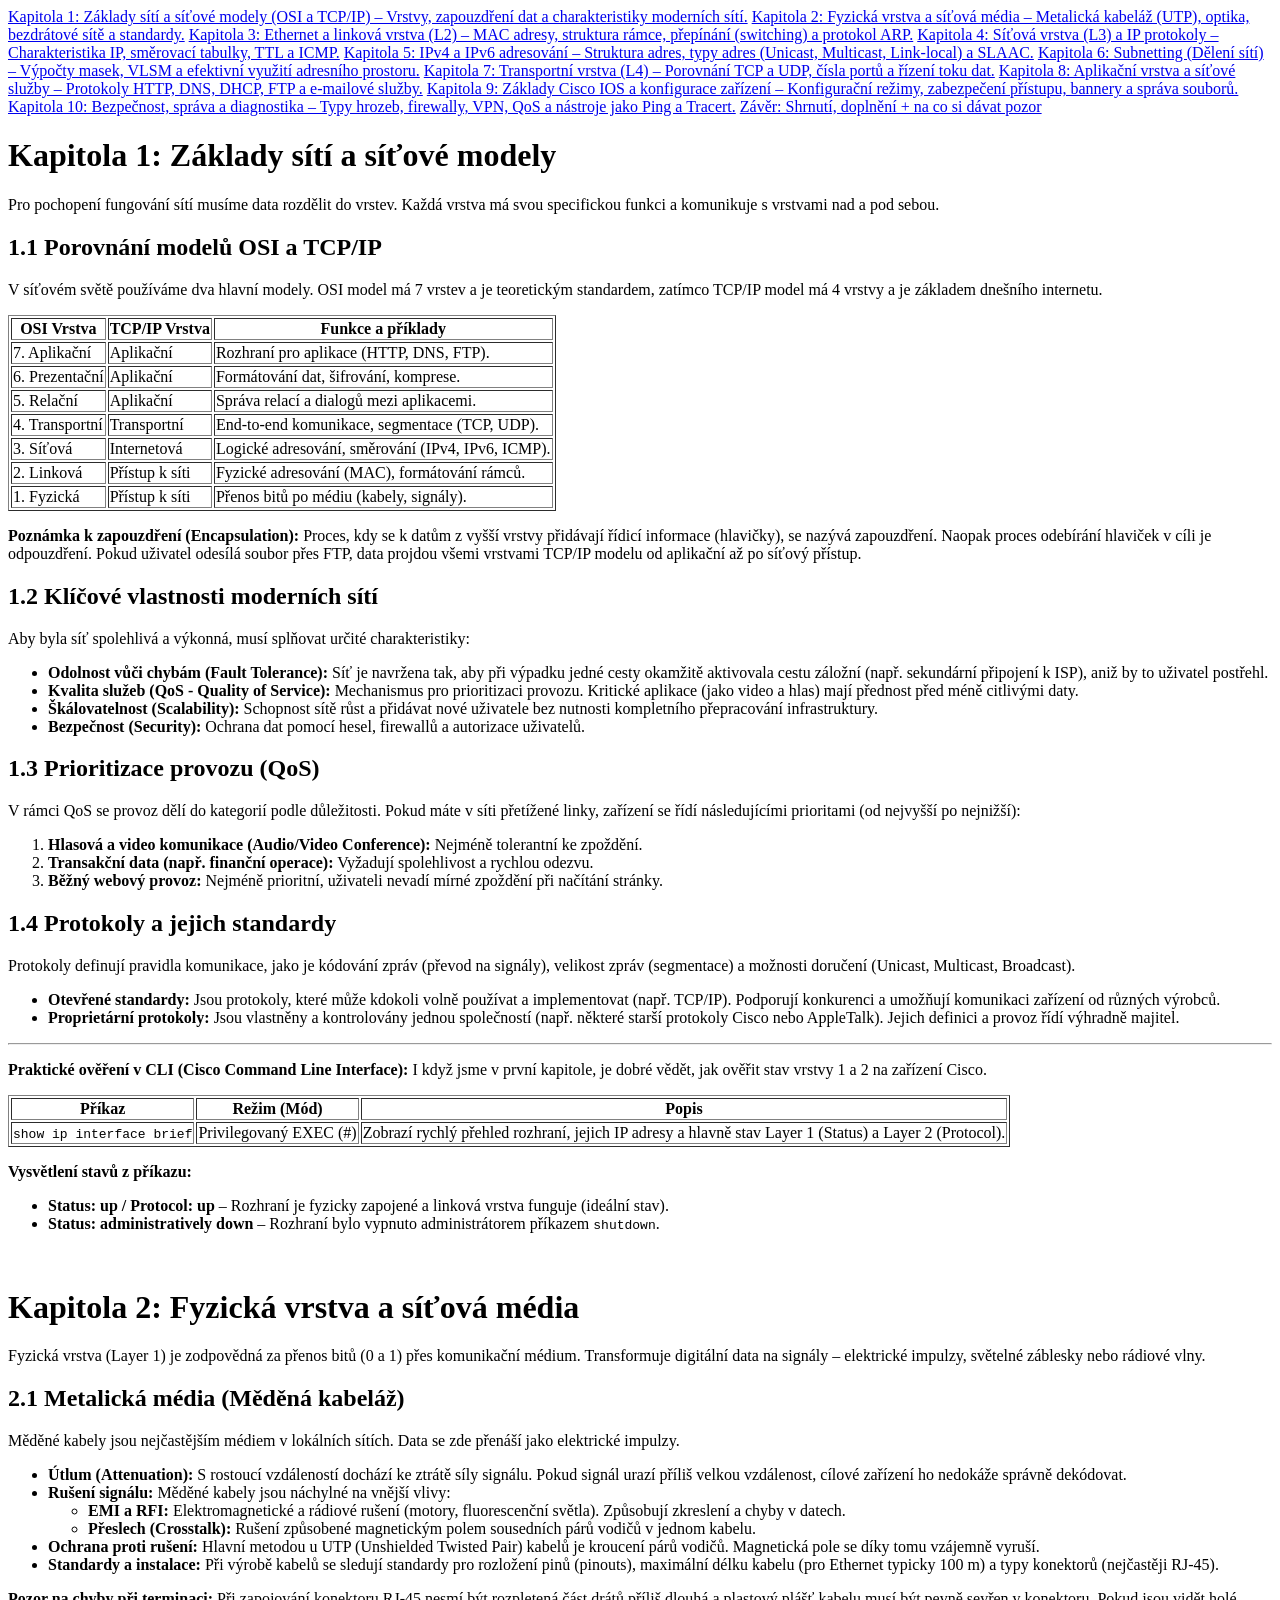
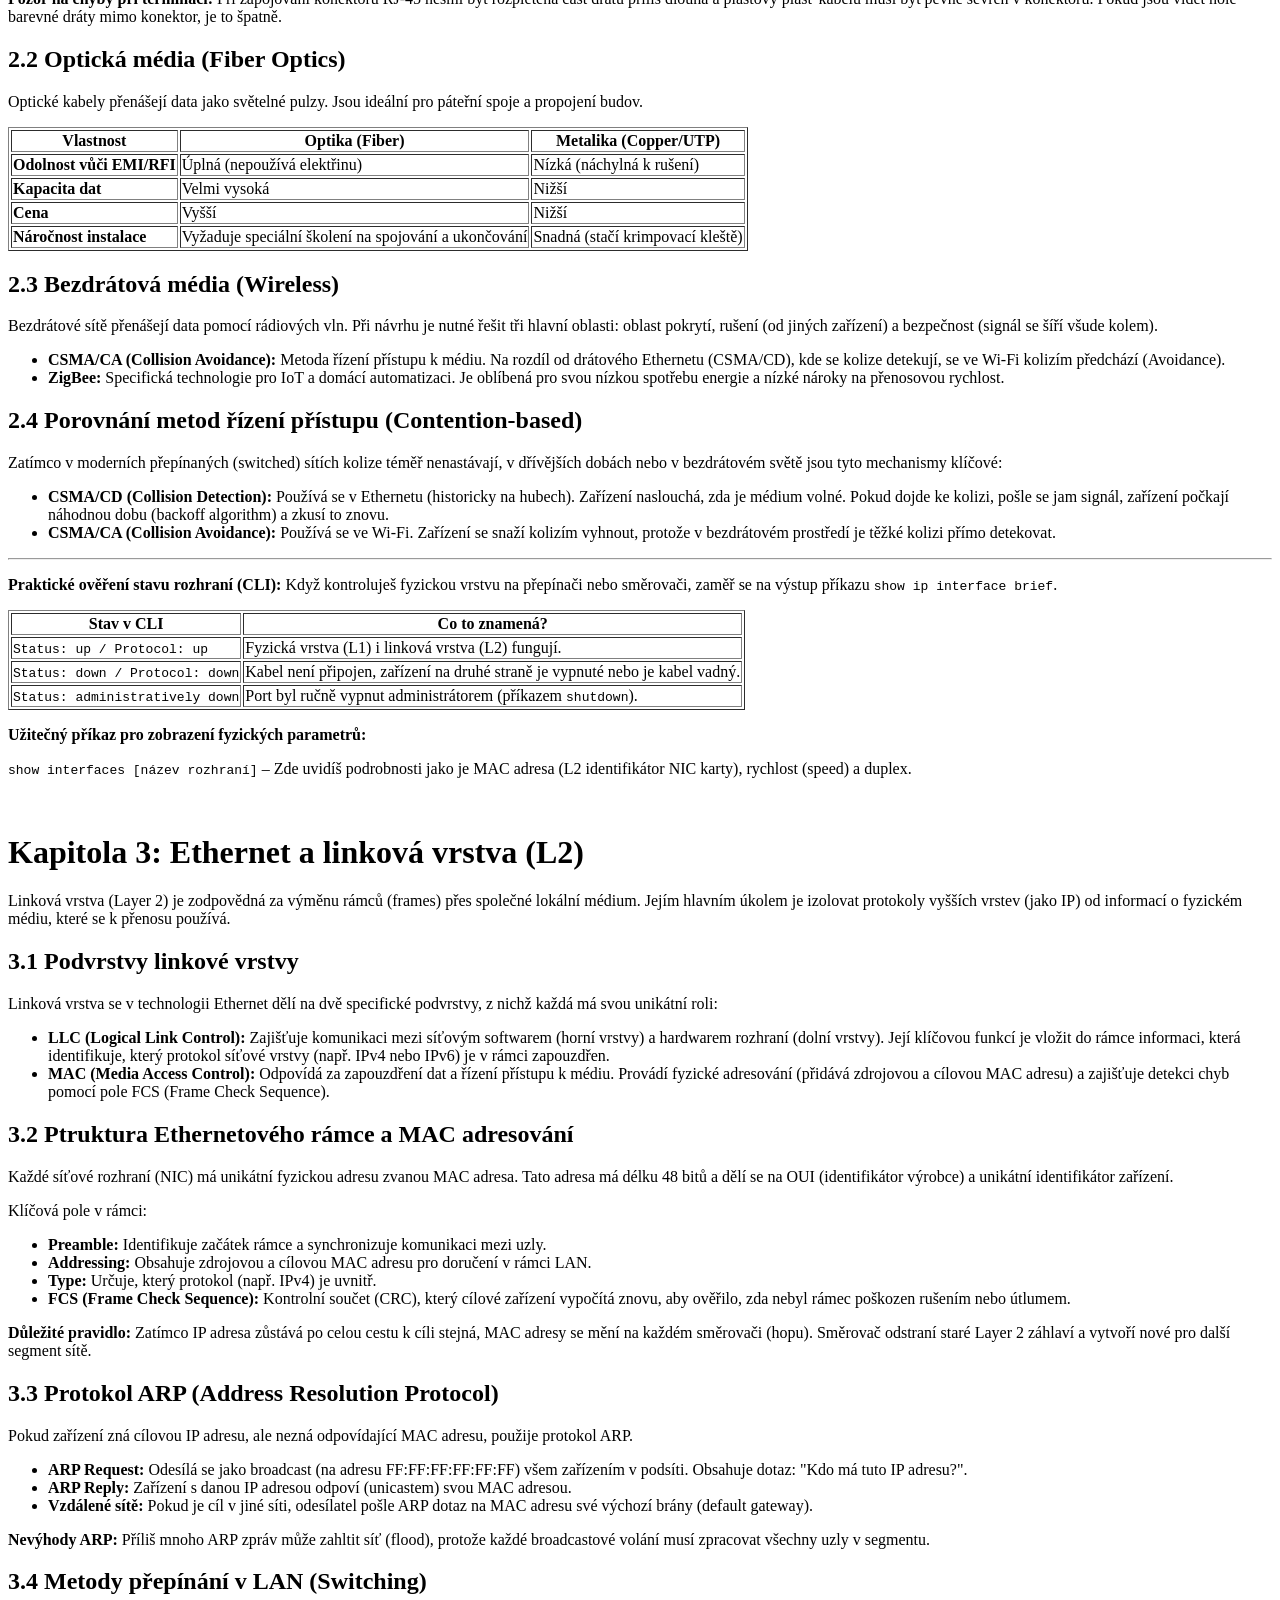
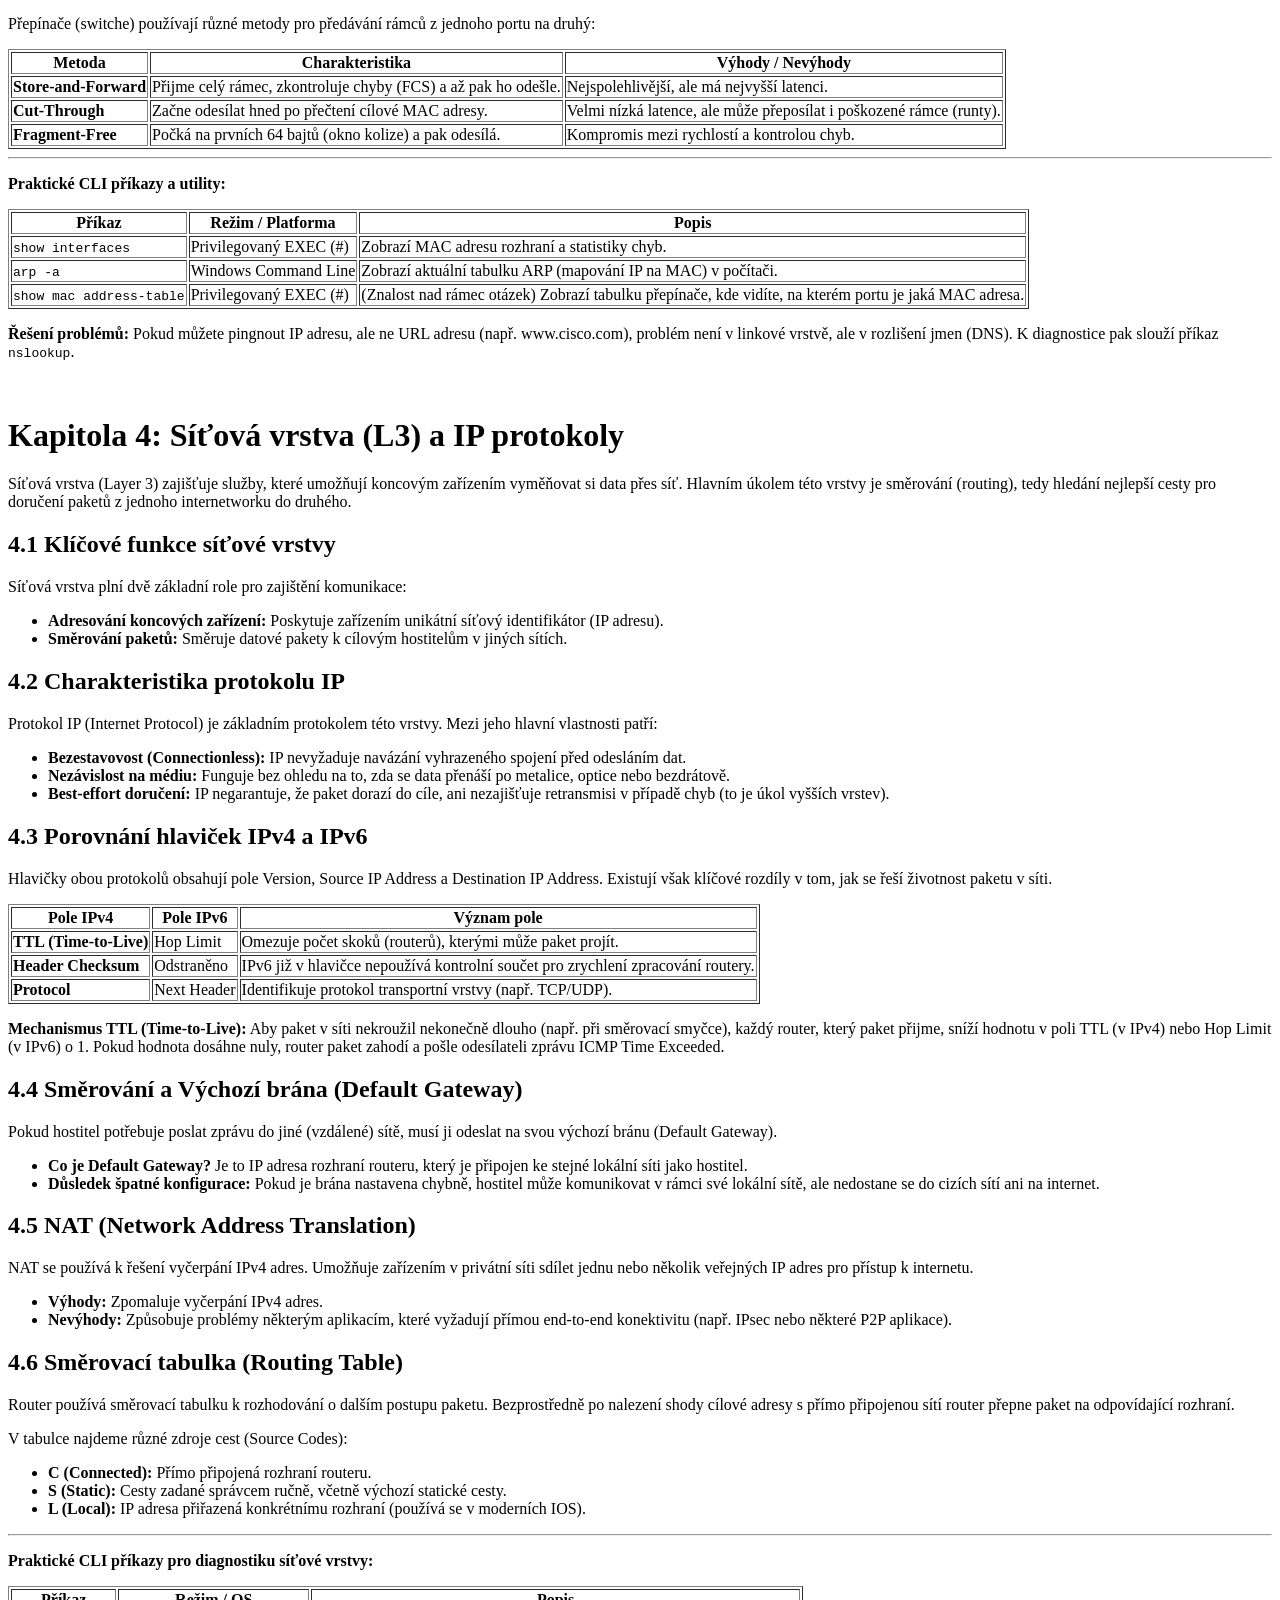
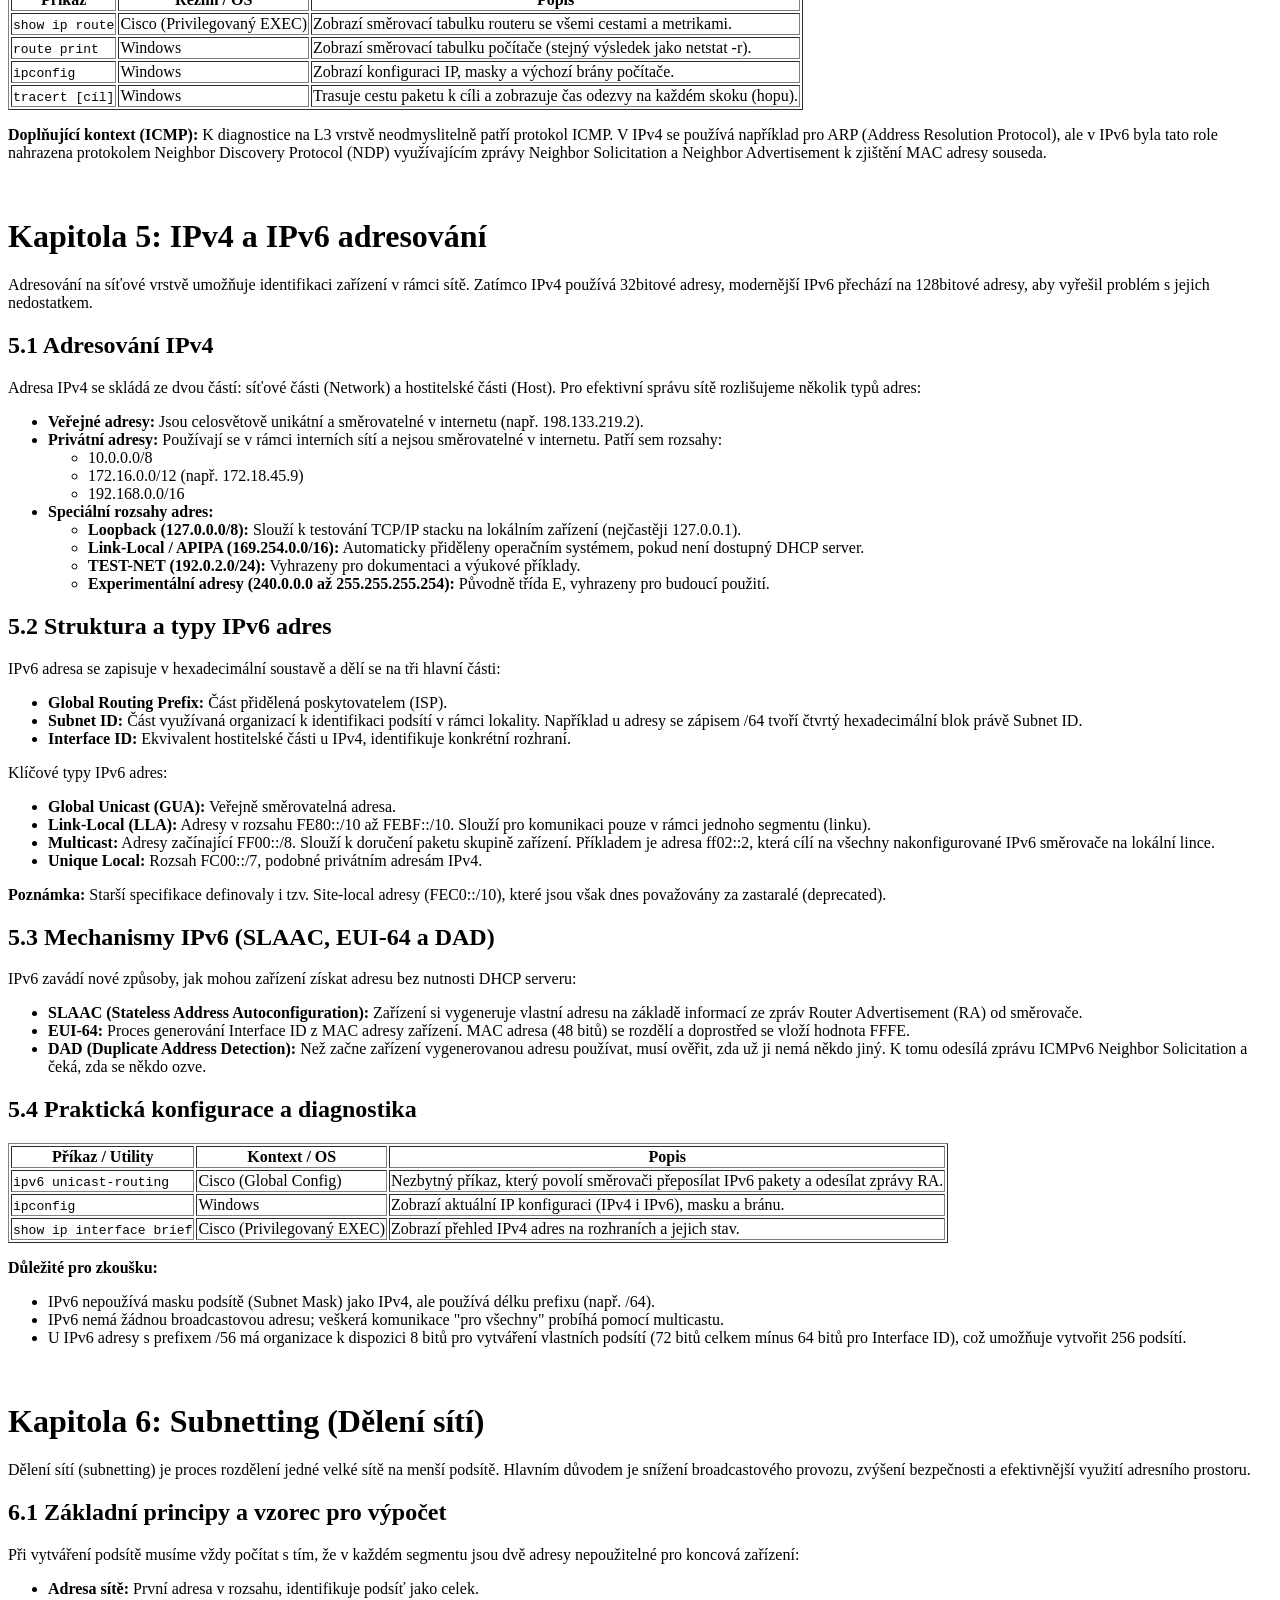
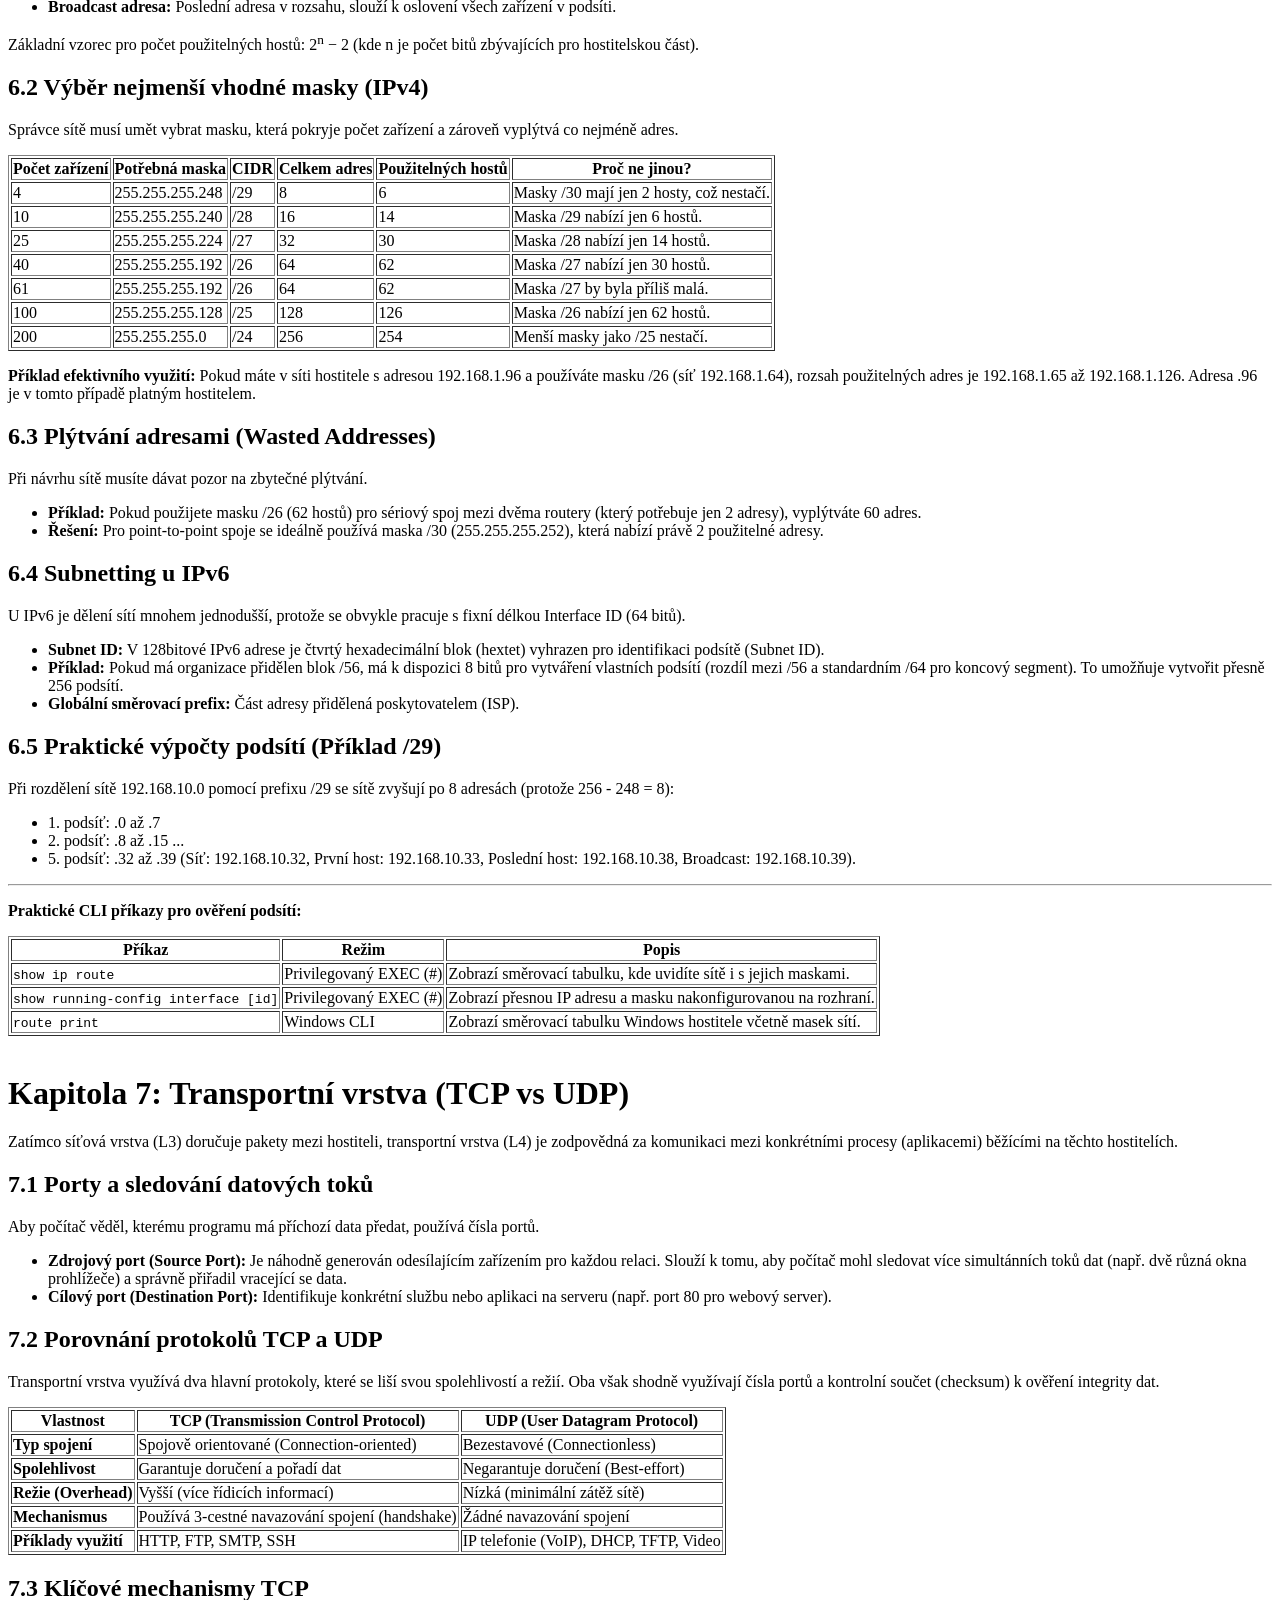
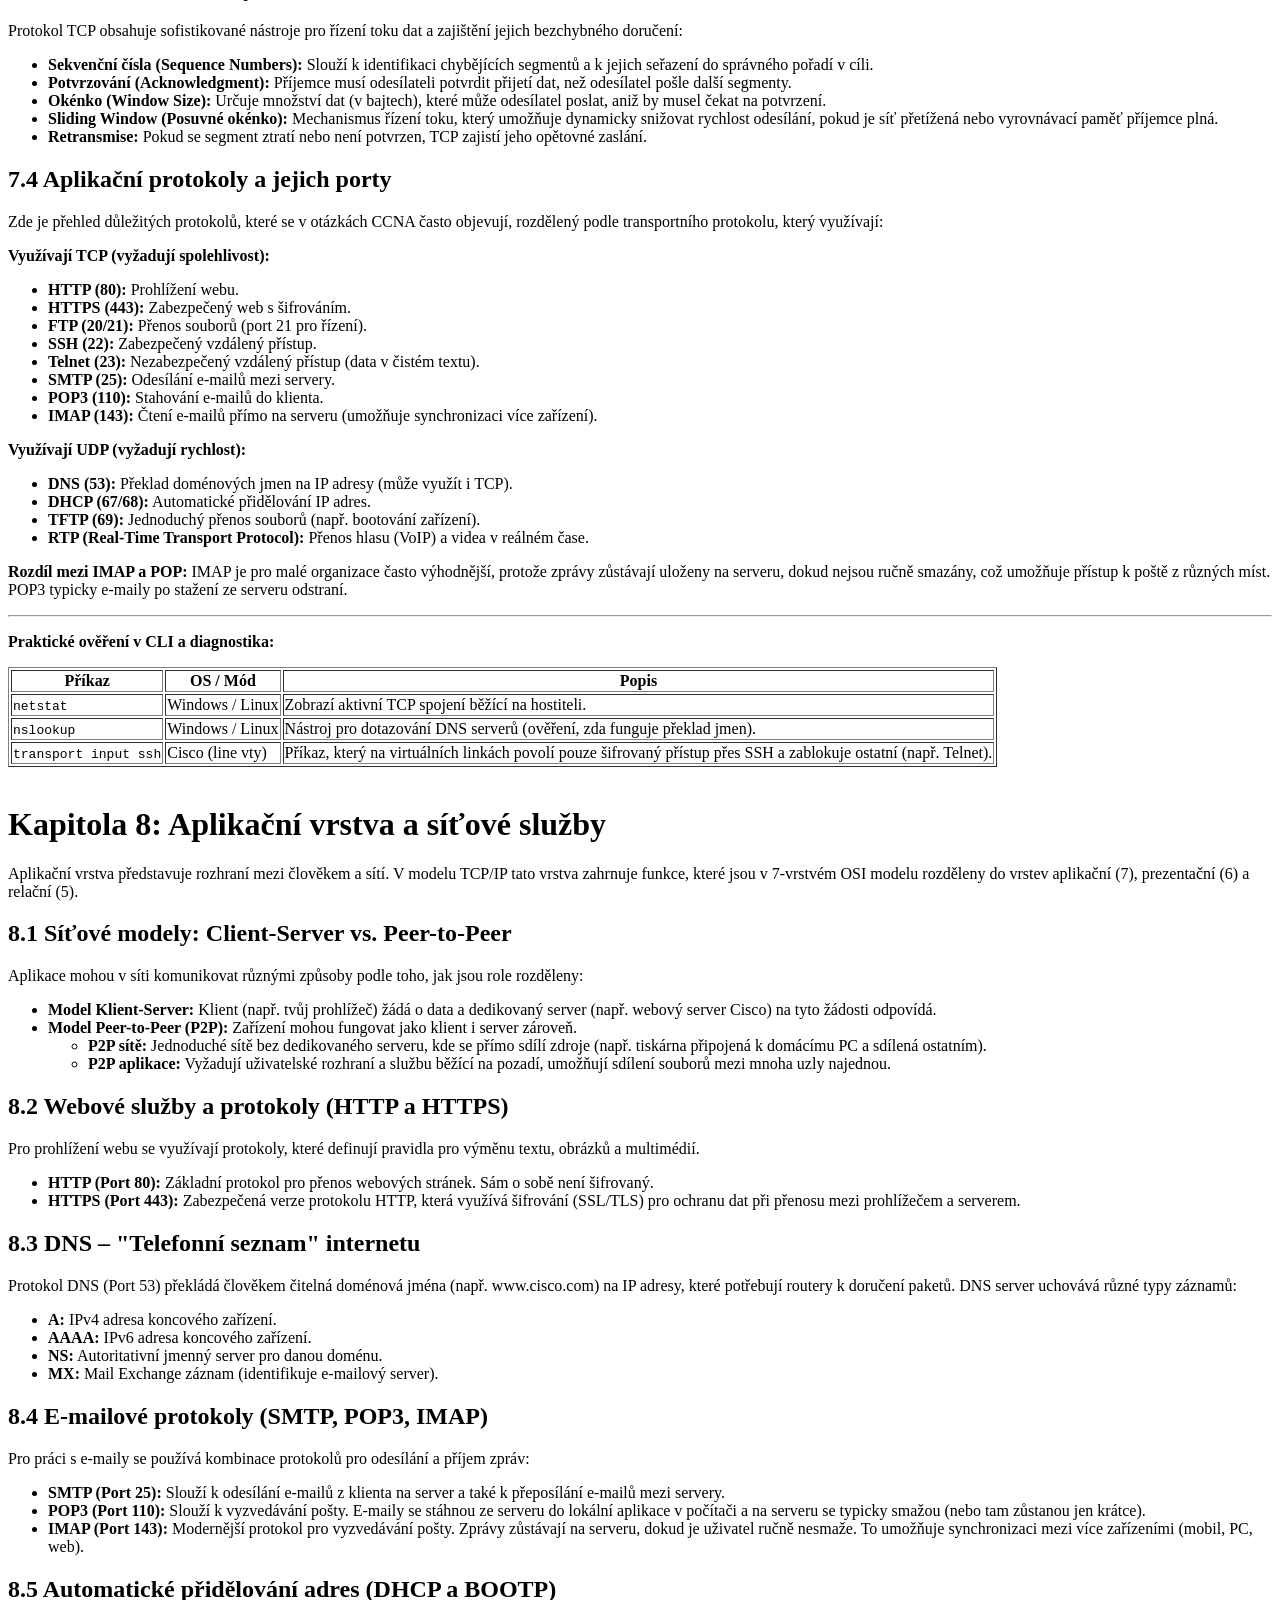
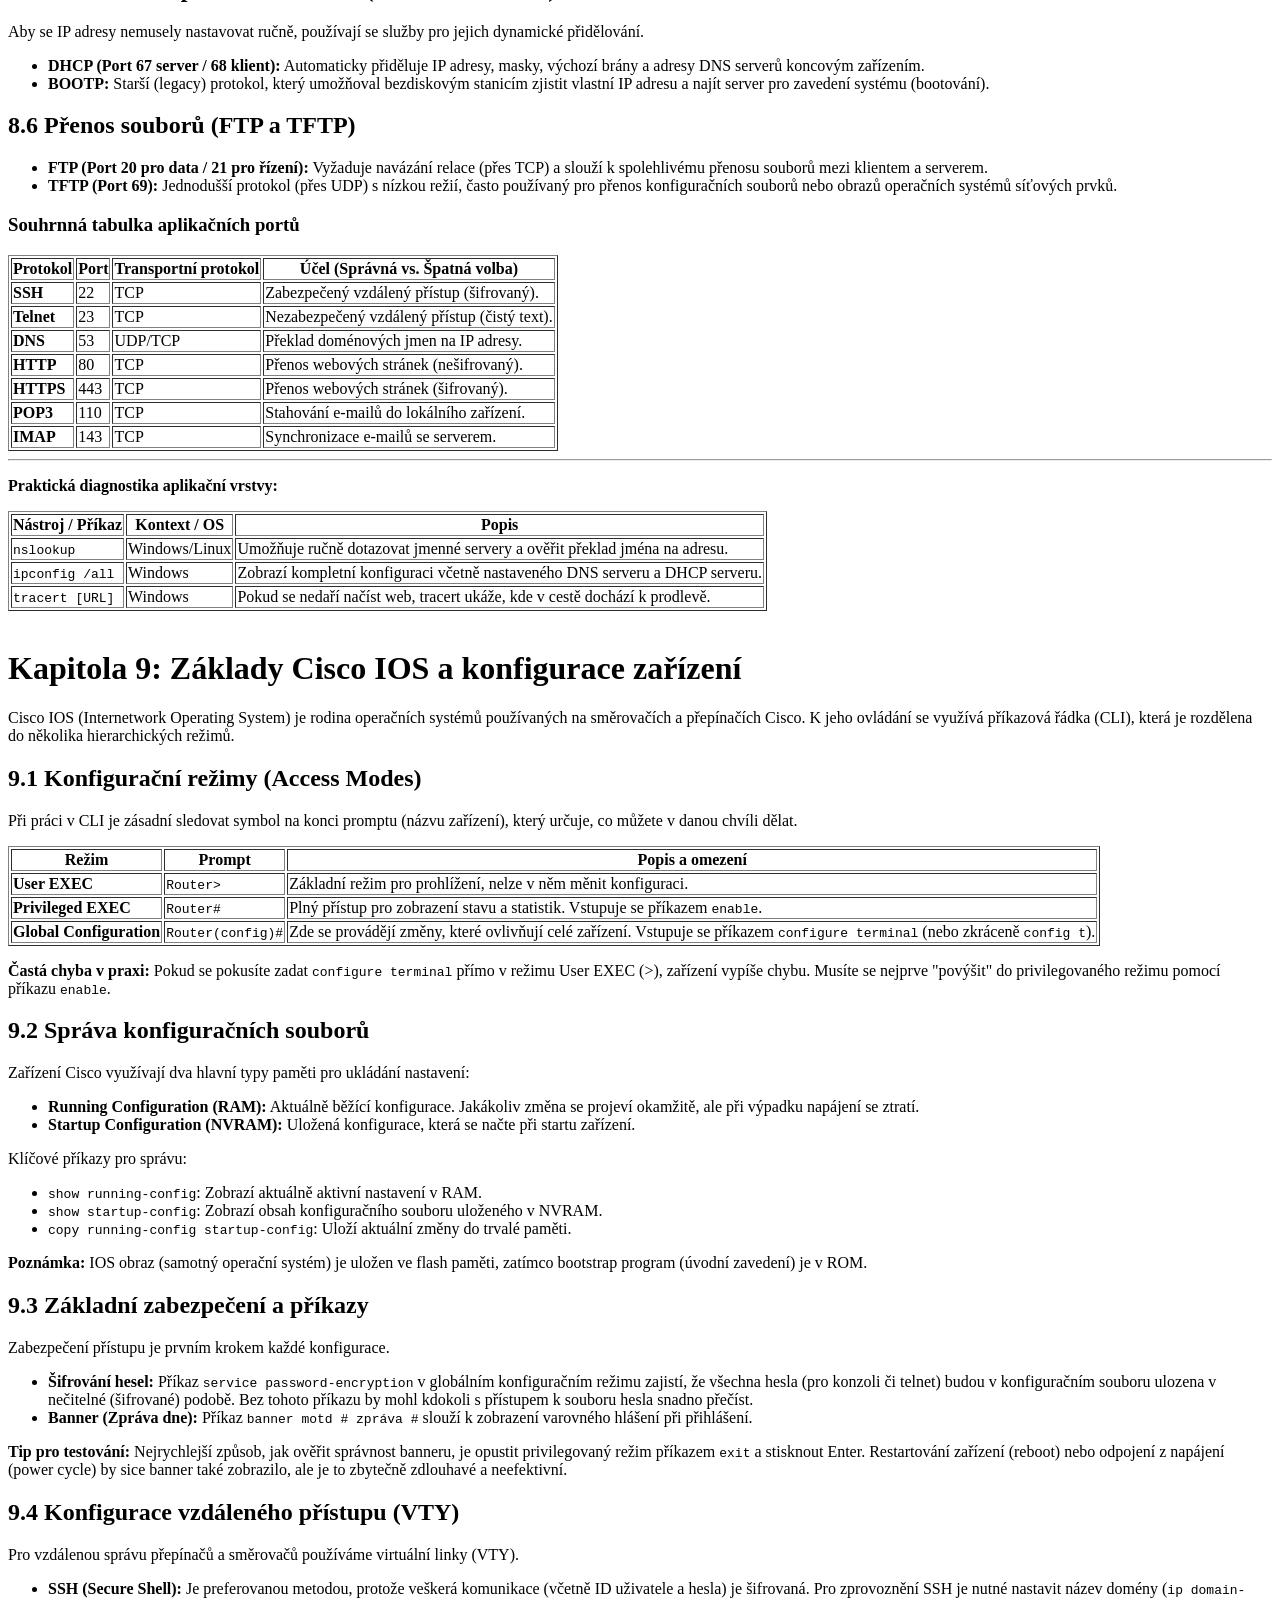
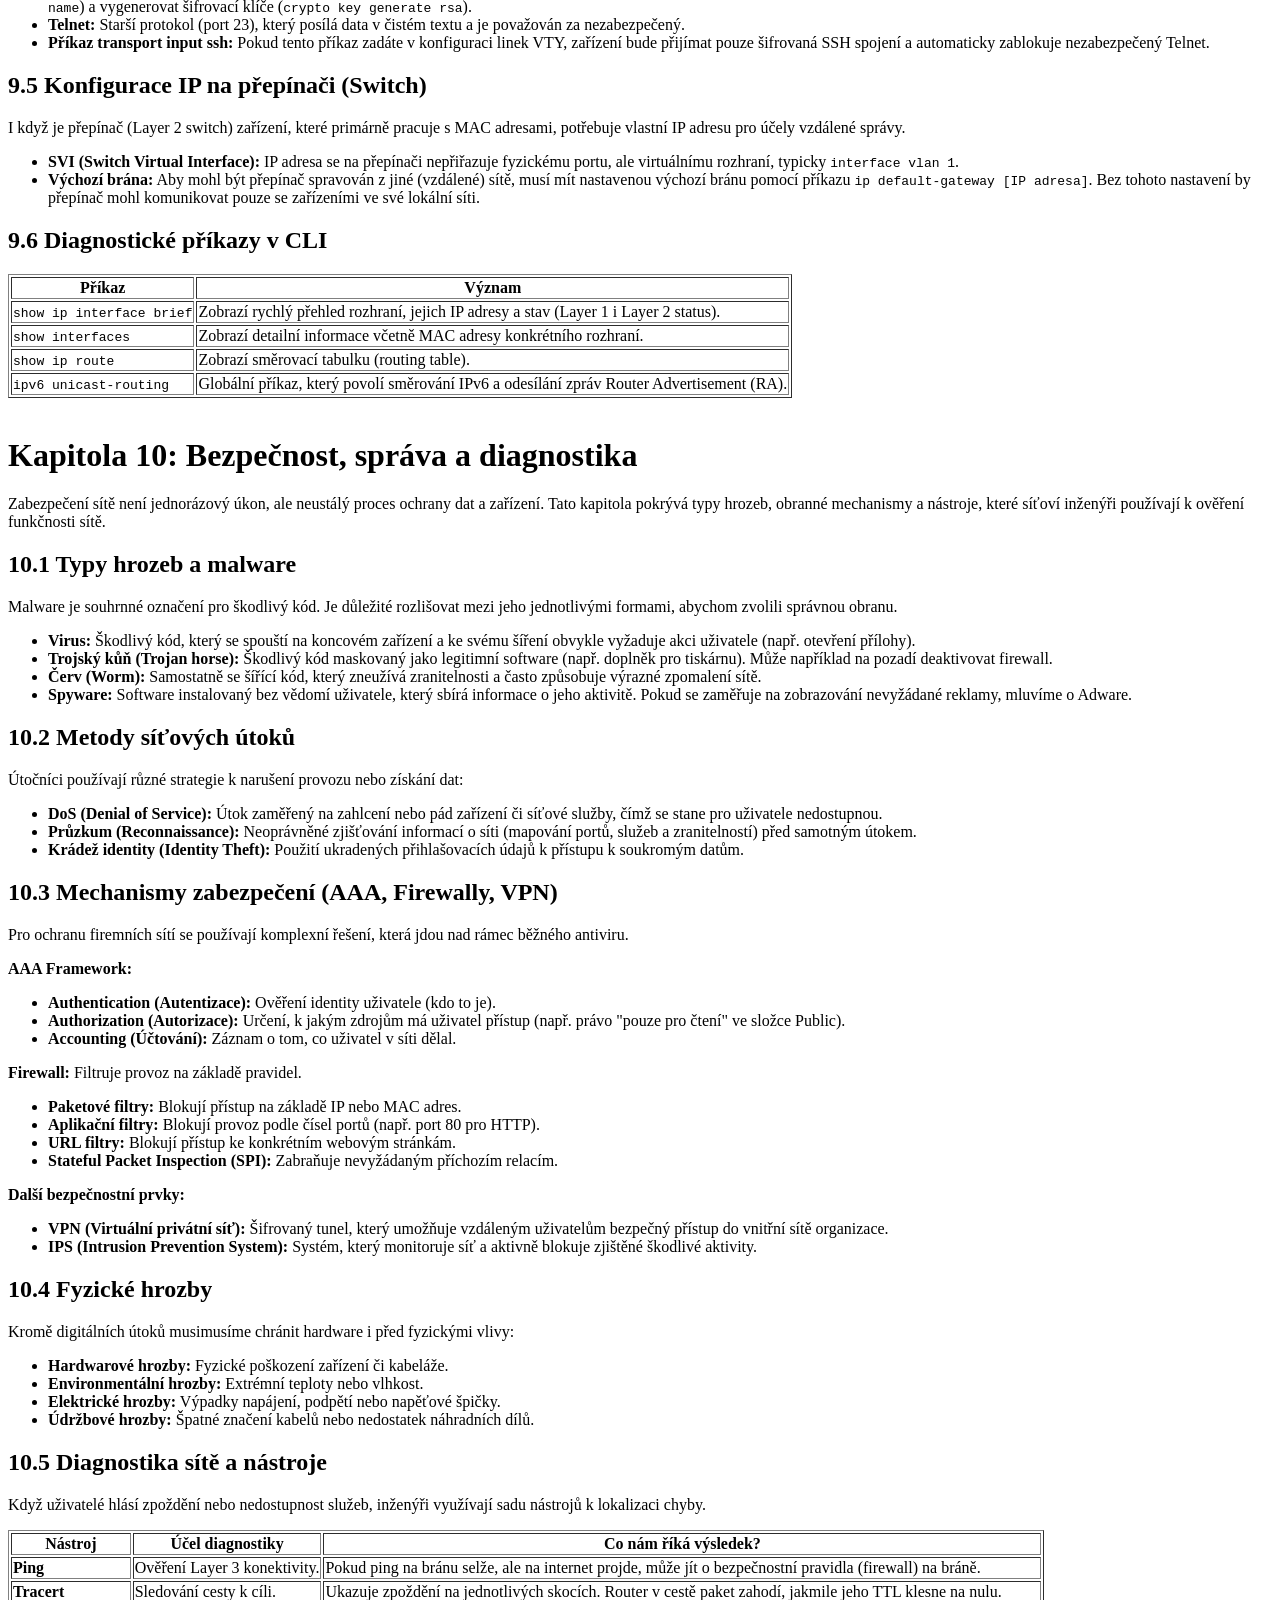
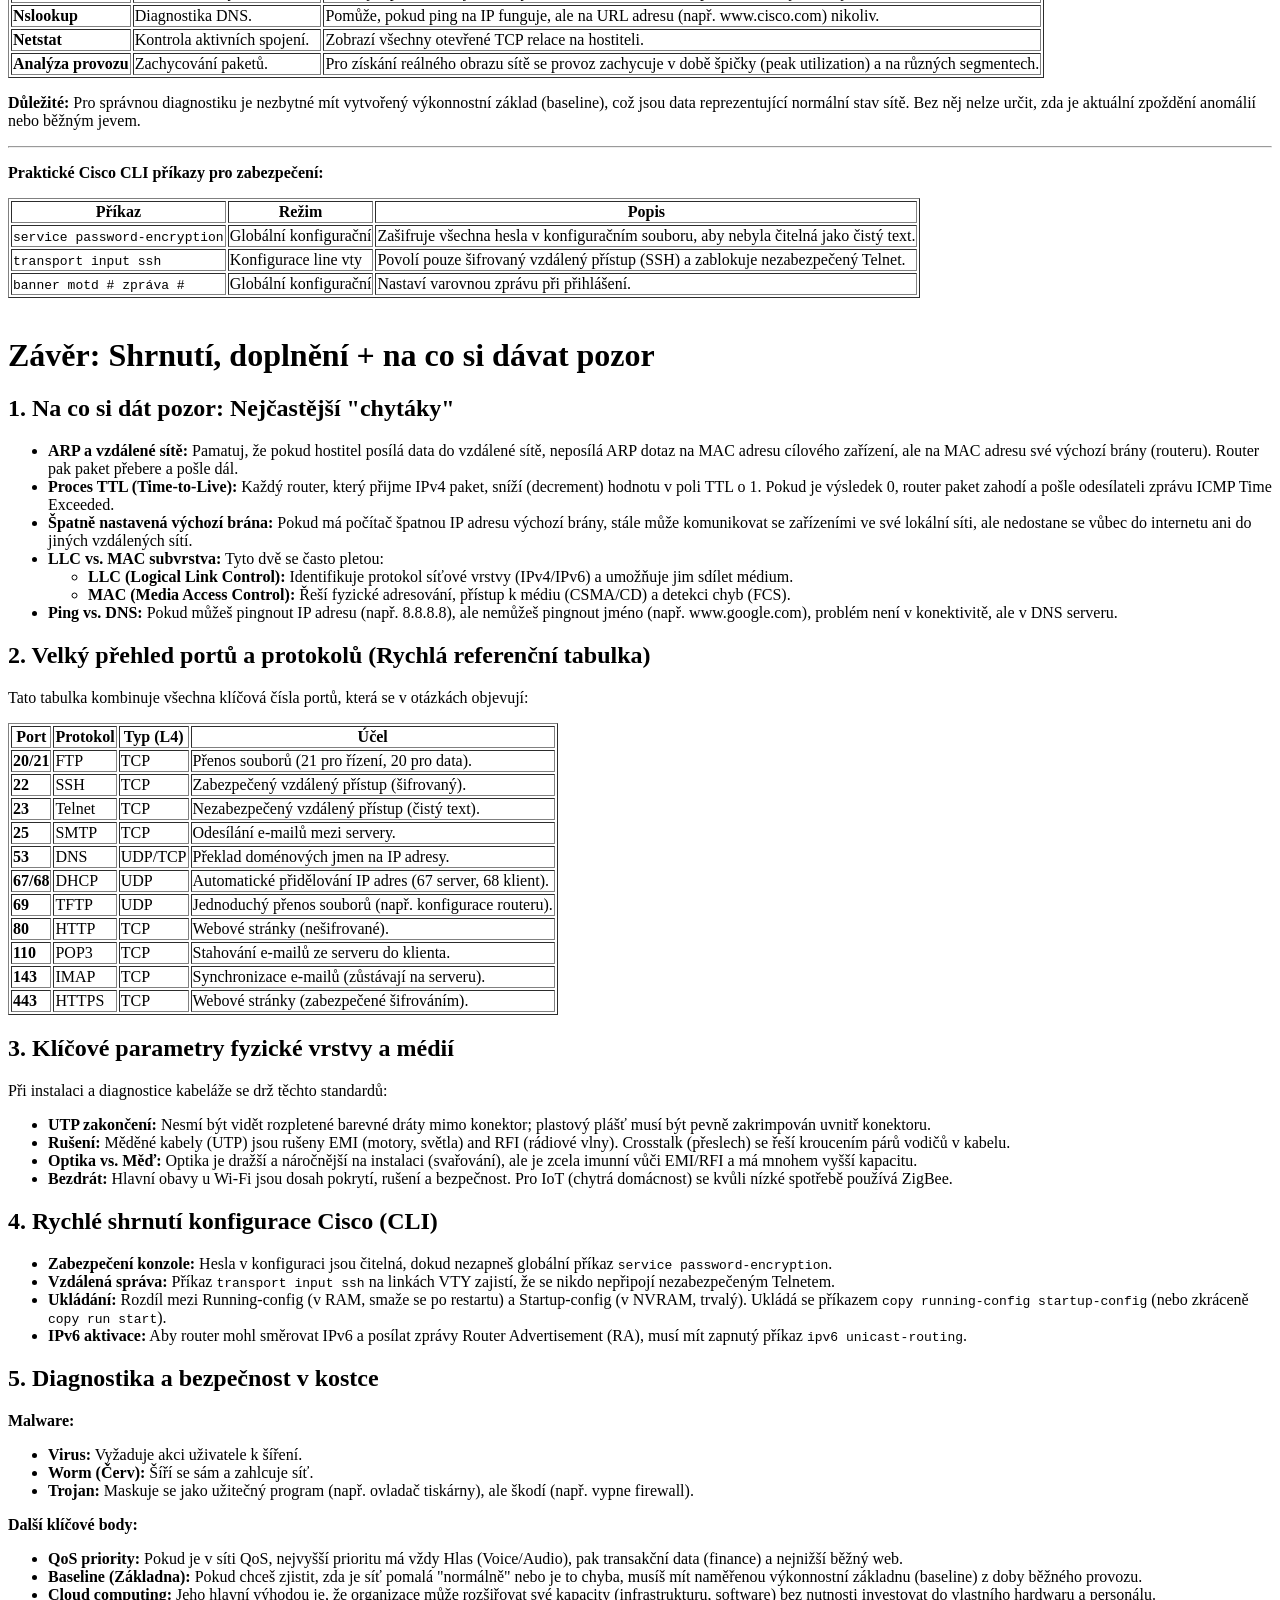
<file: tahakzal.html>
<!DOCTYPE html>
<html lang="cs">
<head>
    <meta charset="UTF-8">
    <meta name="viewport" content="width=device-width, initial-scale=1.0">
    <title>CCNA1</title>
</head>
<body>
    <div>
    <a href="#chapter1">Kapitola 1: Základy sítí a síťové modely (OSI a TCP/IP) – Vrstvy, zapouzdření dat a charakteristiky moderních sítí.</a>
    <a href="#chapter2">Kapitola 2: Fyzická vrstva a síťová média – Metalická kabeláž (UTP), optika, bezdrátové sítě a standardy.</a>
    <a href="#chapter3">Kapitola 3: Ethernet a linková vrstva (L2) – MAC adresy, struktura rámce, přepínání (switching) a protokol ARP.</a>
    <a href="#chapter4">Kapitola 4: Síťová vrstva (L3) a IP protokoly – Charakteristika IP, směrovací tabulky, TTL a ICMP.</a>
    <a href="#chapter5">Kapitola 5: IPv4 a IPv6 adresování – Struktura adres, typy adres (Unicast, Multicast, Link-local) a SLAAC.</a>
    <a href="#chapter6">Kapitola 6: Subnetting (Dělení sítí) – Výpočty masek, VLSM a efektivní využití adresního prostoru.</a>
    <a href="#chapter7">Kapitola 7: Transportní vrstva (L4) – Porovnání TCP a UDP, čísla portů a řízení toku dat.</a>
    <a href="#chapter8">Kapitola 8: Aplikační vrstva a síťové služby – Protokoly HTTP, DNS, DHCP, FTP a e-mailové služby.</a>
    <a href="#chapter9">Kapitola 9: Základy Cisco IOS a konfigurace zařízení – Konfigurační režimy, zabezpečení přístupu, bannery a správa souborů.</a>
    <a href="#chapter10">Kapitola 10: Bezpečnost, správa a diagnostika – Typy hrozeb, firewally, VPN, QoS a nástroje jako Ping a Tracert.</a>
    <a href="#conclusion">Závěr: Shrnutí, doplnění + na co si dávat pozor<a/>
    </div>

    <h1 id="chapter1">Kapitola 1: Základy sítí a síťové modely</h1>
    <p>Pro pochopení fungování sítí musíme data rozdělit do vrstev. Každá vrstva má svou specifickou funkci a komunikuje s vrstvami nad a pod sebou.</p>

    <h2>1.1 Porovnání modelů OSI a TCP/IP</h2>
    <p>V síťovém světě používáme dva hlavní modely. OSI model má 7 vrstev a je teoretickým standardem, zatímco TCP/IP model má 4 vrstvy a je základem dnešního internetu.</p>

    <table border="1">
        <thead>
            <tr>
                <th>OSI Vrstva</th>
                <th>TCP/IP Vrstva</th>
                <th>Funkce a příklady</th>
            </tr>
        </thead>
        <tbody>
            <tr>
                <td>7. Aplikační</td>
                <td>Aplikační</td>
                <td>Rozhraní pro aplikace (HTTP, DNS, FTP).</td>
            </tr>
            <tr>
                <td>6. Prezentační</td>
                <td>Aplikační</td>
                <td>Formátování dat, šifrování, komprese.</td>
            </tr>
            <tr>
                <td>5. Relační</td>
                <td>Aplikační</td>
                <td>Správa relací a dialogů mezi aplikacemi.</td>
            </tr>
            <tr>
                <td>4. Transportní</td>
                <td>Transportní</td>
                <td>End-to-end komunikace, segmentace (TCP, UDP).</td>
            </tr>
            <tr>
                <td>3. Síťová</td>
                <td>Internetová</td>
                <td>Logické adresování, směrování (IPv4, IPv6, ICMP).</td>
            </tr>
            <tr>
                <td>2. Linková</td>
                <td>Přístup k síti</td>
                <td>Fyzické adresování (MAC), formátování rámců.</td>
            </tr>
            <tr>
                <td>1. Fyzická</td>
                <td>Přístup k síti</td>
                <td>Přenos bitů po médiu (kabely, signály).</td>
            </tr>
        </tbody>
    </table>

    <p><strong>Poznámka k zapouzdření (Encapsulation):</strong> Proces, kdy se k datům z vyšší vrstvy přidávají řídicí informace (hlavičky), se nazývá zapouzdření. Naopak proces odebírání hlaviček v cíli je odpouzdření. Pokud uživatel odesílá soubor přes FTP, data projdou všemi vrstvami TCP/IP modelu od aplikační až po síťový přístup.</p>

    <h2>1.2 Klíčové vlastnosti moderních sítí</h2>
    <p>Aby byla síť spolehlivá a výkonná, musí splňovat určité charakteristiky:</p>
    <ul>
        <li><strong>Odolnost vůči chybám (Fault Tolerance):</strong> Síť je navržena tak, aby při výpadku jedné cesty okamžitě aktivovala cestu záložní (např. sekundární připojení k ISP), aniž by to uživatel postřehl.</li>
        <li><strong>Kvalita služeb (QoS - Quality of Service):</strong> Mechanismus pro prioritizaci provozu. Kritické aplikace (jako video a hlas) mají přednost před méně citlivými daty.</li>
        <li><strong>Škálovatelnost (Scalability):</strong> Schopnost sítě růst a přidávat nové uživatele bez nutnosti kompletního přepracování infrastruktury.</li>
        <li><strong>Bezpečnost (Security):</strong> Ochrana dat pomocí hesel, firewallů a autorizace uživatelů.</li>
    </ul>

    <h2>1.3 Prioritizace provozu (QoS)</h2>
    <p>V rámci QoS se provoz dělí do kategorií podle důležitosti. Pokud máte v síti přetížené linky, zařízení se řídí následujícími prioritami (od nejvyšší po nejnižší):</p>
    <ol>
        <li><strong>Hlasová a video komunikace (Audio/Video Conference):</strong> Nejméně tolerantní ke zpoždění.</li>
        <li><strong>Transakční data (např. finanční operace):</strong> Vyžadují spolehlivost a rychlou odezvu.</li>
        <li><strong>Běžný webový provoz:</strong> Nejméně prioritní, uživateli nevadí mírné zpoždění při načítání stránky.</li>
    </ol>

    <h2>1.4 Protokoly a jejich standardy</h2>
    <p>Protokoly definují pravidla komunikace, jako je kódování zpráv (převod na signály), velikost zpráv (segmentace) a možnosti doručení (Unicast, Multicast, Broadcast).</p>
    <ul>
        <li><strong>Otevřené standardy:</strong> Jsou protokoly, které může kdokoli volně používat a implementovat (např. TCP/IP). Podporují konkurenci a umožňují komunikaci zařízení od různých výrobců.</li>
        <li><strong>Proprietární protokoly:</strong> Jsou vlastněny a kontrolovány jednou společností (např. některé starší protokoly Cisco nebo AppleTalk). Jejich definici a provoz řídí výhradně majitel.</li>
    </ul>

    <hr />

    <p><strong>Praktické ověření v CLI (Cisco Command Line Interface):</strong> I když jsme v první kapitole, je dobré vědět, jak ověřit stav vrstvy 1 a 2 na zařízení Cisco.</p>

    <table border="1">
        <thead>
            <tr>
                <th>Příkaz</th>
                <th>Režim (Mód)</th>
                <th>Popis</th>
            </tr>
        </thead>
        <tbody>
            <tr>
                <td><code>show ip interface brief</code></td>
                <td>Privilegovaný EXEC (#)</td>
                <td>Zobrazí rychlý přehled rozhraní, jejich IP adresy a hlavně stav Layer 1 (Status) a Layer 2 (Protocol).</td>
            </tr>
        </tbody>
    </table>

    <p><strong>Vysvětlení stavů z příkazu:</strong></p>
    <ul>
        <li><strong>Status: up / Protocol: up</strong> – Rozhraní je fyzicky zapojené a linková vrstva funguje (ideální stav).</li>
        <li><strong>Status: administratively down</strong> – Rozhraní bylo vypnuto administrátorem příkazem <code>shutdown</code>.</li>
    </ul>

    <br>

    <h1 id="chapter2">Kapitola 2: Fyzická vrstva a síťová média</h1>
    <p>Fyzická vrstva (Layer 1) je zodpovědná za přenos bitů (0 a 1) přes komunikační médium. Transformuje digitální data na signály – elektrické impulzy, světelné záblesky nebo rádiové vlny.</p>

    <h2>2.1 Metalická média (Měděná kabeláž)</h2>
    <p>Měděné kabely jsou nejčastějším médiem v lokálních sítích. Data se zde přenáší jako elektrické impulzy.</p>
    <ul>
        <li><strong>Útlum (Attenuation):</strong> S rostoucí vzdáleností dochází ke ztrátě síly signálu. Pokud signál urazí příliš velkou vzdálenost, cílové zařízení ho nedokáže správně dekódovat.</li>
        <li><strong>Rušení signálu:</strong> Měděné kabely jsou náchylné na vnější vlivy:
            <ul>
                <li><strong>EMI a RFI:</strong> Elektromagnetické a rádiové rušení (motory, fluorescenční světla). Způsobují zkreslení a chyby v datech.</li>
                <li><strong>Přeslech (Crosstalk):</strong> Rušení způsobené magnetickým polem sousedních párů vodičů v jednom kabelu.</li>
            </ul>
        </li>
        <li><strong>Ochrana proti rušení:</strong> Hlavní metodou u UTP (Unshielded Twisted Pair) kabelů je kroucení párů vodičů. Magnetická pole se díky tomu vzájemně vyruší.</li>
        <li><strong>Standardy a instalace:</strong> Při výrobě kabelů se sledují standardy pro rozložení pinů (pinouts), maximální délku kabelu (pro Ethernet typicky 100 m) a typy konektorů (nejčastěji RJ-45).</li>
    </ul>
    <p><strong>Pozor na chyby při terminaci:</strong> Při zapojování konektoru RJ-45 nesmí být rozpletená část drátů příliš dlouhá a plastový plášť kabelu musí být pevně sevřen v konektoru. Pokud jsou vidět holé barevné dráty mimo konektor, je to špatně.</p>

    <h2>2.2 Optická média (Fiber Optics)</h2>
    <p>Optické kabely přenášejí data jako světelné pulzy. Jsou ideální pro páteřní spoje a propojení budov.</p>

    <table border="1">
        <thead>
            <tr>
                <th>Vlastnost</th>
                <th>Optika (Fiber)</th>
                <th>Metalika (Copper/UTP)</th>
            </tr>
        </thead>
        <tbody>
            <tr>
                <td><strong>Odolnost vůči EMI/RFI</strong></td>
                <td>Úplná (nepoužívá elektřinu)</td>
                <td>Nízká (náchylná k rušení)</td>
            </tr>
            <tr>
                <td><strong>Kapacita dat</strong></td>
                <td>Velmi vysoká</td>
                <td>Nižší</td>
            </tr>
            <tr>
                <td><strong>Cena</strong></td>
                <td>Vyšší</td>
                <td>Nižší</td>
            </tr>
            <tr>
                <td><strong>Náročnost instalace</strong></td>
                <td>Vyžaduje speciální školení na spojování a ukončování</td>
                <td>Snadná (stačí krimpovací kleště)</td>
            </tr>
        </tbody>
    </table>

    <h2>2.3 Bezdrátová média (Wireless)</h2>
    <p>Bezdrátové sítě přenášejí data pomocí rádiových vln. Při návrhu je nutné řešit tři hlavní oblasti: oblast pokrytí, rušení (od jiných zařízení) a bezpečnost (signál se šíří všude kolem).</p>
    <ul>
        <li><strong>CSMA/CA (Collision Avoidance):</strong> Metoda řízení přístupu k médiu. Na rozdíl od drátového Ethernetu (CSMA/CD), kde se kolize detekují, se ve Wi-Fi kolizím předchází (Avoidance).</li>
        <li><strong>ZigBee:</strong> Specifická technologie pro IoT a domácí automatizaci. Je oblíbená pro svou nízkou spotřebu energie a nízké nároky na přenosovou rychlost.</li>
    </ul>

    <h2>2.4 Porovnání metod řízení přístupu (Contention-based)</h2>
    <p>Zatímco v moderních přepínaných (switched) sítích kolize téměř nenastávají, v dřívějších dobách nebo v bezdrátovém světě jsou tyto mechanismy klíčové:</p>
    <ul>
        <li><strong>CSMA/CD (Collision Detection):</strong> Používá se v Ethernetu (historicky na hubech). Zařízení naslouchá, zda je médium volné. Pokud dojde ke kolizi, pošle se jam signál, zařízení počkají náhodnou dobu (backoff algorithm) a zkusí to znovu.</li>
        <li><strong>CSMA/CA (Collision Avoidance):</strong> Používá se ve Wi-Fi. Zařízení se snaží kolizím vyhnout, protože v bezdrátovém prostředí je těžké kolizi přímo detekovat.</li>
    </ul>

    <hr />

    <p><strong>Praktické ověření stavu rozhraní (CLI):</strong> Když kontroluješ fyzickou vrstvu na přepínači nebo směrovači, zaměř se na výstup příkazu <code>show ip interface brief</code>.</p>

    <table border="1">
        <thead>
            <tr>
                <th>Stav v CLI</th>
                <th>Co to znamená?</th>
            </tr>
        </thead>
        <tbody>
            <tr>
                <td><code>Status: up / Protocol: up</code></td>
                <td>Fyzická vrstva (L1) i linková vrstva (L2) fungují.</td>
            </tr>
            <tr>
                <td><code>Status: down / Protocol: down</code></td>
                <td>Kabel není připojen, zařízení na druhé straně je vypnuté nebo je kabel vadný.</td>
            </tr>
            <tr>
                <td><code>Status: administratively down</code></td>
                <td>Port byl ručně vypnut administrátorem (příkazem <code>shutdown</code>).</td>
            </tr>
        </tbody>
    </table>

    <p><strong>Užitečný příkaz pro zobrazení fyzických parametrů:</strong></p>
    <p><code>show interfaces [název rozhraní]</code> – Zde uvidíš podrobnosti jako je MAC adresa (L2 identifikátor NIC karty), rychlost (speed) a duplex.</p>

    <br>

    <h1 id="chapter3">Kapitola 3: Ethernet a linková vrstva (L2)</h1>
    <p>Linková vrstva (Layer 2) je zodpovědná za výměnu rámců (frames) přes společné lokální médium. Jejím hlavním úkolem je izolovat protokoly vyšších vrstev (jako IP) od informací o fyzickém médiu, které se k přenosu používá.</p>

    <h2>3.1 Podvrstvy linkové vrstvy</h2>
    <p>Linková vrstva se v technologii Ethernet dělí na dvě specifické podvrstvy, z nichž každá má svou unikátní roli:</p>
    <ul>
        <li><strong>LLC (Logical Link Control):</strong> Zajišťuje komunikaci mezi síťovým softwarem (horní vrstvy) a hardwarem rozhraní (dolní vrstvy). Její klíčovou funkcí je vložit do rámce informaci, která identifikuje, který protokol síťové vrstvy (např. IPv4 nebo IPv6) je v rámci zapouzdřen.</li>
        <li><strong>MAC (Media Access Control):</strong> Odpovídá za zapouzdření dat a řízení přístupu k médiu. Provádí fyzické adresování (přidává zdrojovou a cílovou MAC adresu) a zajišťuje detekci chyb pomocí pole FCS (Frame Check Sequence).</li>
    </ul>

    <h2>3.2 Ptruktura Ethernetového rámce a MAC adresování</h2>
    <p>Každé síťové rozhraní (NIC) má unikátní fyzickou adresu zvanou MAC adresa. Tato adresa má délku 48 bitů a dělí se na OUI (identifikátor výrobce) a unikátní identifikátor zařízení.</p>
    <p>Klíčová pole v rámci:</p>
    <ul>
        <li><strong>Preamble:</strong> Identifikuje začátek rámce a synchronizuje komunikaci mezi uzly.</li>
        <li><strong>Addressing:</strong> Obsahuje zdrojovou a cílovou MAC adresu pro doručení v rámci LAN.</li>
        <li><strong>Type:</strong> Určuje, který protokol (např. IPv4) je uvnitř.</li>
        <li><strong>FCS (Frame Check Sequence):</strong> Kontrolní součet (CRC), který cílové zařízení vypočítá znovu, aby ověřilo, zda nebyl rámec poškozen rušením nebo útlumem.</li>
    </ul>
    <p><strong>Důležité pravidlo:</strong> Zatímco IP adresa zůstává po celou cestu k cíli stejná, MAC adresy se mění na každém směrovači (hopu). Směrovač odstraní staré Layer 2 záhlaví a vytvoří nové pro další segment sítě.</p>

    <h2>3.3 Protokol ARP (Address Resolution Protocol)</h2>
    <p>Pokud zařízení zná cílovou IP adresu, ale nezná odpovídající MAC adresu, použije protokol ARP.</p>
    <ul>
        <li><strong>ARP Request:</strong> Odesílá se jako broadcast (na adresu FF:FF:FF:FF:FF:FF) všem zařízením v podsíti. Obsahuje dotaz: "Kdo má tuto IP adresu?".</li>
        <li><strong>ARP Reply:</strong> Zařízení s danou IP adresou odpoví (unicastem) svou MAC adresou.</li>
        <li><strong>Vzdálené sítě:</strong> Pokud je cíl v jiné síti, odesílatel pošle ARP dotaz na MAC adresu své výchozí brány (default gateway).</li>
    </ul>
    <p><strong>Nevýhody ARP:</strong> Příliš mnoho ARP zpráv může zahltit síť (flood), protože každé broadcastové volání musí zpracovat všechny uzly v segmentu.</p>

    <h2>3.4 Metody přepínání v LAN (Switching)</h2>
    <p>Přepínače (switche) používají různé metody pro předávání rámců z jednoho portu na druhý:</p>

    <table border="1">
        <thead>
            <tr>
                <th>Metoda</th>
                <th>Charakteristika</th>
                <th>Výhody / Nevýhody</th>
            </tr>
        </thead>
        <tbody>
            <tr>
                <td><strong>Store-and-Forward</strong></td>
                <td>Přijme celý rámec, zkontroluje chyby (FCS) a až pak ho odešle.</td>
                <td>Nejspolehlivější, ale má nejvyšší latenci.</td>
            </tr>
            <tr>
                <td><strong>Cut-Through</strong></td>
                <td>Začne odesílat hned po přečtení cílové MAC adresy.</td>
                <td>Velmi nízká latence, ale může přeposílat i poškozené rámce (runty).</td>
            </tr>
            <tr>
                <td><strong>Fragment-Free</strong></td>
                <td>Počká na prvních 64 bajtů (okno kolize) a pak odesílá.</td>
                <td>Kompromis mezi rychlostí a kontrolou chyb.</td>
            </tr>
        </tbody>
    </table>

    <hr />

    <p><strong>Praktické CLI příkazy a utility:</strong></p>

    <table border="1">
        <thead>
            <tr>
                <th>Příkaz</th>
                <th>Režim / Platforma</th>
                <th>Popis</th>
            </tr>
        </thead>
        <tbody>
            <tr>
                <td><code>show interfaces</code></td>
                <td>Privilegovaný EXEC (#)</td>
                <td>Zobrazí MAC adresu rozhraní a statistiky chyb.</td>
            </tr>
            <tr>
                <td><code>arp -a</code></td>
                <td>Windows Command Line</td>
                <td>Zobrazí aktuální tabulku ARP (mapování IP na MAC) v počítači.</td>
            </tr>
            <tr>
                <td><code>show mac address-table</code></td>
                <td>Privilegovaný EXEC (#)</td>
                <td>(Znalost nad rámec otázek) Zobrazí tabulku přepínače, kde vidíte, na kterém portu je jaká MAC adresa.</td>
            </tr>
        </tbody>
    </table>

    <p><strong>Řešení problémů:</strong> Pokud můžete pingnout IP adresu, ale ne URL adresu (např. www.cisco.com), problém není v linkové vrstvě, ale v rozlišení jmen (DNS). K diagnostice pak slouží příkaz <code>nslookup</code>.</p>

    <br>

    <h1 id="chapter4">Kapitola 4: Síťová vrstva (L3) a IP protokoly</h1>
    <p>Síťová vrstva (Layer 3) zajišťuje služby, které umožňují koncovým zařízením vyměňovat si data přes síť. Hlavním úkolem této vrstvy je směrování (routing), tedy hledání nejlepší cesty pro doručení paketů z jednoho internetworku do druhého.</p>

    <h2>4.1 Klíčové funkce síťové vrstvy</h2>
    <p>Síťová vrstva plní dvě základní role pro zajištění komunikace:</p>
    <ul>
        <li><strong>Adresování koncových zařízení:</strong> Poskytuje zařízením unikátní síťový identifikátor (IP adresu).</li>
        <li><strong>Směrování paketů:</strong> Směruje datové pakety k cílovým hostitelům v jiných sítích.</li>
    </ul>

    <h2>4.2 Charakteristika protokolu IP</h2>
    <p>Protokol IP (Internet Protocol) je základním protokolem této vrstvy. Mezi jeho hlavní vlastnosti patří:</p>
    <ul>
        <li><strong>Bezestavovost (Connectionless):</strong> IP nevyžaduje navázání vyhrazeného spojení před odesláním dat.</li>
        <li><strong>Nezávislost na médiu:</strong> Funguje bez ohledu na to, zda se data přenáší po metalice, optice nebo bezdrátově.</li>
        <li><strong>Best-effort doručení:</strong> IP negarantuje, že paket dorazí do cíle, ani nezajišťuje retransmisi v případě chyb (to je úkol vyšších vrstev).</li>
    </ul>

    <h2>4.3 Porovnání hlaviček IPv4 a IPv6</h2>
    <p>Hlavičky obou protokolů obsahují pole Version, Source IP Address a Destination IP Address. Existují však klíčové rozdíly v tom, jak se řeší životnost paketu v síti.</p>

    <table border="1">
        <thead>
            <tr>
                <th>Pole IPv4</th>
                <th>Pole IPv6</th>
                <th>Význam pole</th>
            </tr>
        </thead>
        <tbody>
            <tr>
                <td><strong>TTL (Time-to-Live)</strong></td>
                <td>Hop Limit</td>
                <td>Omezuje počet skoků (routerů), kterými může paket projít.</td>
            </tr>
            <tr>
                <td><strong>Header Checksum</strong></td>
                <td>Odstraněno</td>
                <td>IPv6 již v hlavičce nepoužívá kontrolní součet pro zrychlení zpracování routery.</td>
            </tr>
            <tr>
                <td><strong>Protocol</strong></td>
                <td>Next Header</td>
                <td>Identifikuje protokol transportní vrstvy (např. TCP/UDP).</td>
            </tr>
        </tbody>
    </table>

    <p><strong>Mechanismus TTL (Time-to-Live):</strong> Aby paket v síti nekroužil nekonečně dlouho (např. při směrovací smyčce), každý router, který paket přijme, sníží hodnotu v poli TTL (v IPv4) nebo Hop Limit (v IPv6) o 1. Pokud hodnota dosáhne nuly, router paket zahodí a pošle odesílateli zprávu ICMP Time Exceeded.</p>

    <h2>4.4 Směrování a Výchozí brána (Default Gateway)</h2>
    <p>Pokud hostitel potřebuje poslat zprávu do jiné (vzdálené) sítě, musí ji odeslat na svou výchozí bránu (Default Gateway).</p>
    <ul>
        <li><strong>Co je Default Gateway?</strong> Je to IP adresa rozhraní routeru, který je připojen ke stejné lokální síti jako hostitel.</li>
        <li><strong>Důsledek špatné konfigurace:</strong> Pokud je brána nastavena chybně, hostitel může komunikovat v rámci své lokální sítě, ale nedostane se do cizích sítí ani na internet.</li>
    </ul>

    <h2>4.5 NAT (Network Address Translation)</h2>
    <p>NAT se používá k řešení vyčerpání IPv4 adres. Umožňuje zařízením v privátní síti sdílet jednu nebo několik veřejných IP adres pro přístup k internetu.</p>
    <ul>
        <li><strong>Výhody:</strong> Zpomaluje vyčerpání IPv4 adres.</li>
        <li><strong>Nevýhody:</strong> Způsobuje problémy některým aplikacím, které vyžadují přímou end-to-end konektivitu (např. IPsec nebo některé P2P aplikace).</li>
    </ul>

    <h2>4.6 Směrovací tabulka (Routing Table)</h2>
    <p>Router používá směrovací tabulku k rozhodování o dalším postupu paketu. Bezprostředně po nalezení shody cílové adresy s přímo připojenou sítí router přepne paket na odpovídající rozhraní.</p>
    <p>V tabulce najdeme různé zdroje cest (Source Codes):</p>
    <ul>
        <li><strong>C (Connected):</strong> Přímo připojená rozhraní routeru.</li>
        <li><strong>S (Static):</strong> Cesty zadané správcem ručně, včetně výchozí statické cesty.</li>
        <li><strong>L (Local):</strong> IP adresa přiřazená konkrétnímu rozhraní (používá se v moderních IOS).</li>
    </ul>

    <hr />

    <p><strong>Praktické CLI příkazy pro diagnostiku síťové vrstvy:</strong></p>

    <table border="1">
        <thead>
            <tr>
                <th>Příkaz</th>
                <th>Režim / OS</th>
                <th>Popis</th>
            </tr>
        </thead>
        <tbody>
            <tr>
                <td><code>show ip route</code></td>
                <td>Cisco (Privilegovaný EXEC)</td>
                <td>Zobrazí směrovací tabulku routeru se všemi cestami a metrikami.</td>
            </tr>
            <tr>
                <td><code>route print</code></td>
                <td>Windows</td>
                <td>Zobrazí směrovací tabulku počítače (stejný výsledek jako netstat -r).</td>
            </tr>
            <tr>
                <td><code>ipconfig</code></td>
                <td>Windows</td>
                <td>Zobrazí konfiguraci IP, masky a výchozí brány počítače.</td>
            </tr>
            <tr>
                <td><code>tracert [cíl]</code></td>
                <td>Windows</td>
                <td>Trasuje cestu paketu k cíli a zobrazuje čas odezvy na každém skoku (hopu).</td>
            </tr>
        </tbody>
    </table>

    <p><strong>Doplňující kontext (ICMP):</strong> K diagnostice na L3 vrstvě neodmyslitelně patří protokol ICMP. V IPv4 se používá například pro ARP (Address Resolution Protocol), ale v IPv6 byla tato role nahrazena protokolem Neighbor Discovery Protocol (NDP) využívajícím zprávy Neighbor Solicitation a Neighbor Advertisement k zjištění MAC adresy souseda.</p>

    <br>

    <h1 id="chapter5">Kapitola 5: IPv4 a IPv6 adresování</h1>
    <p>Adresování na síťové vrstvě umožňuje identifikaci zařízení v rámci sítě. Zatímco IPv4 používá 32bitové adresy, modernější IPv6 přechází na 128bitové adresy, aby vyřešil problém s jejich nedostatkem.</p>

    <h2>5.1 Adresování IPv4</h2>
    <p>Adresa IPv4 se skládá ze dvou částí: síťové části (Network) a hostitelské části (Host). Pro efektivní správu sítě rozlišujeme několik typů adres:</p>
    <ul>
        <li><strong>Veřejné adresy:</strong> Jsou celosvětově unikátní a směrovatelné v internetu (např. 198.133.219.2).</li>
        <li><strong>Privátní adresy:</strong> Používají se v rámci interních sítí a nejsou směrovatelné v internetu. Patří sem rozsahy:
            <ul>
                <li>10.0.0.0/8</li>
                <li>172.16.0.0/12 (např. 172.18.45.9)</li>
                <li>192.168.0.0/16</li>
            </ul>
        </li>
        <li><strong>Speciální rozsahy adres:</strong>
            <ul>
                <li><strong>Loopback (127.0.0.0/8):</strong> Slouží k testování TCP/IP stacku na lokálním zařízení (nejčastěji 127.0.0.1).</li>
                <li><strong>Link-Local / APIPA (169.254.0.0/16):</strong> Automaticky přiděleny operačním systémem, pokud není dostupný DHCP server.</li>
                <li><strong>TEST-NET (192.0.2.0/24):</strong> Vyhrazeny pro dokumentaci a výukové příklady.</li>
                <li><strong>Experimentální adresy (240.0.0.0 až 255.255.255.254):</strong> Původně třída E, vyhrazeny pro budoucí použití.</li>
            </ul>
        </li>
    </ul>

    <h2>5.2 Struktura a typy IPv6 adres</h2>
    <p>IPv6 adresa se zapisuje v hexadecimální soustavě a dělí se na tři hlavní části:</p>
    <ul>
        <li><strong>Global Routing Prefix:</strong> Část přidělená poskytovatelem (ISP).</li>
        <li><strong>Subnet ID:</strong> Část využívaná organizací k identifikaci podsítí v rámci lokality. Například u adresy se zápisem /64 tvoří čtvrtý hexadecimální blok právě Subnet ID.</li>
        <li><strong>Interface ID:</strong> Ekvivalent hostitelské části u IPv4, identifikuje konkrétní rozhraní.</li>
    </ul>

    <p>Klíčové typy IPv6 adres:</p>
    <ul>
        <li><strong>Global Unicast (GUA):</strong> Veřejně směrovatelná adresa.</li>
        <li><strong>Link-Local (LLA):</strong> Adresy v rozsahu FE80::/10 až FEBF::/10. Slouží pro komunikaci pouze v rámci jednoho segmentu (linku).</li>
        <li><strong>Multicast:</strong> Adresy začínající FF00::/8. Slouží k doručení paketu skupině zařízení. Příkladem je adresa ff02::2, která cílí na všechny nakonfigurované IPv6 směrovače na lokální lince.</li>
        <li><strong>Unique Local:</strong> Rozsah FC00::/7, podobné privátním adresám IPv4.</li>
    </ul>
    <p><strong>Poznámka:</strong> Starší specifikace definovaly i tzv. Site-local adresy (FEC0::/10), které jsou však dnes považovány za zastaralé (deprecated).</p>

    <h2>5.3 Mechanismy IPv6 (SLAAC, EUI-64 a DAD)</h2>
    <p>IPv6 zavádí nové způsoby, jak mohou zařízení získat adresu bez nutnosti DHCP serveru:</p>
    <ul>
        <li><strong>SLAAC (Stateless Address Autoconfiguration):</strong> Zařízení si vygeneruje vlastní adresu na základě informací ze zpráv Router Advertisement (RA) od směrovače.</li>
        <li><strong>EUI-64:</strong> Proces generování Interface ID z MAC adresy zařízení. MAC adresa (48 bitů) se rozdělí a doprostřed se vloží hodnota FFFE.</li>
        <li><strong>DAD (Duplicate Address Detection):</strong> Než začne zařízení vygenerovanou adresu používat, musí ověřit, zda už ji nemá někdo jiný. K tomu odesílá zprávu ICMPv6 Neighbor Solicitation a čeká, zda se někdo ozve.</li>
    </ul>

    <h2>5.4 Praktická konfigurace a diagnostika</h2>

    <table border="1">
        <thead>
            <tr>
                <th>Příkaz / Utility</th>
                <th>Kontext / OS</th>
                <th>Popis</th>
            </tr>
        </thead>
        <tbody>
            <tr>
                <td><code>ipv6 unicast-routing</code></td>
                <td>Cisco (Global Config)</td>
                <td>Nezbytný příkaz, který povolí směrovači přeposílat IPv6 pakety a odesílat zprávy RA.</td>
            </tr>
            <tr>
                <td><code>ipconfig</code></td>
                <td>Windows</td>
                <td>Zobrazí aktuální IP konfiguraci (IPv4 i IPv6), masku a bránu.</td>
            </tr>
            <tr>
                <td><code>show ip interface brief</code></td>
                <td>Cisco (Privilegovaný EXEC)</td>
                <td>Zobrazí přehled IPv4 adres na rozhraních a jejich stav.</td>
            </tr>
        </tbody>
    </table>

    <p><strong>Důležité pro zkoušku:</strong></p>
    <ul>
        <li>IPv6 nepoužívá masku podsítě (Subnet Mask) jako IPv4, ale používá délku prefixu (např. /64).</li>
        <li>IPv6 nemá žádnou broadcastovou adresu; veškerá komunikace "pro všechny" probíhá pomocí multicastu.</li>
        <li>U IPv6 adresy s prefixem /56 má organizace k dispozici 8 bitů pro vytváření vlastních podsítí (72 bitů celkem mínus 64 bitů pro Interface ID), což umožňuje vytvořit 256 podsítí.</li>
    </ul>

    <br>

    <h1 id="chapter6">Kapitola 6: Subnetting (Dělení sítí)</h1>
    <p>Dělení sítí (subnetting) je proces rozdělení jedné velké sítě na menší podsítě. Hlavním důvodem je snížení broadcastového provozu, zvýšení bezpečnosti a efektivnější využití adresního prostoru.</p>

    <h2>6.1 Základní principy a vzorec pro výpočet</h2>
    <p>Při vytváření podsítě musíme vždy počítat s tím, že v každém segmentu jsou dvě adresy nepoužitelné pro koncová zařízení:</p>
    <ul>
        <li><strong>Adresa sítě:</strong> První adresa v rozsahu, identifikuje podsíť jako celek.</li>
        <li><strong>Broadcast adresa:</strong> Poslední adresa v rozsahu, slouží k oslovení všech zařízení v podsíti.</li>
    </ul>
    <p>Základní vzorec pro počet použitelných hostů: 2<sup>n</sup> − 2 (kde n je počet bitů zbývajících pro hostitelskou část).</p>

    <h2>6.2 Výběr nejmenší vhodné masky (IPv4)</h2>
    <p>Správce sítě musí umět vybrat masku, která pokryje počet zařízení a zároveň vyplýtvá co nejméně adres.</p>

    <table border="1">
        <thead>
            <tr>
                <th>Počet zařízení</th>
                <th>Potřebná maska</th>
                <th>CIDR</th>
                <th>Celkem adres</th>
                <th>Použitelných hostů</th>
                <th>Proč ne jinou?</th>
            </tr>
        </thead>
        <tbody>
            <tr>
                <td>4</td>
                <td>255.255.255.248</td>
                <td>/29</td>
                <td>8</td>
                <td>6</td>
                <td>Masky /30 mají jen 2 hosty, což nestačí.</td>
            </tr>
            <tr>
                <td>10</td>
                <td>255.255.255.240</td>
                <td>/28</td>
                <td>16</td>
                <td>14</td>
                <td>Maska /29 nabízí jen 6 hostů.</td>
            </tr>
            <tr>
                <td>25</td>
                <td>255.255.255.224</td>
                <td>/27</td>
                <td>32</td>
                <td>30</td>
                <td>Maska /28 nabízí jen 14 hostů.</td>
            </tr>
            <tr>
                <td>40</td>
                <td>255.255.255.192</td>
                <td>/26</td>
                <td>64</td>
                <td>62</td>
                <td>Maska /27 nabízí jen 30 hostů.</td>
            </tr>
            <tr>
                <td>61</td>
                <td>255.255.255.192</td>
                <td>/26</td>
                <td>64</td>
                <td>62</td>
                <td>Maska /27 by byla příliš malá.</td>
            </tr>
            <tr>
                <td>100</td>
                <td>255.255.255.128</td>
                <td>/25</td>
                <td>128</td>
                <td>126</td>
                <td>Maska /26 nabízí jen 62 hostů.</td>
            </tr>
            <tr>
                <td>200</td>
                <td>255.255.255.0</td>
                <td>/24</td>
                <td>256</td>
                <td>254</td>
                <td>Menší masky jako /25 nestačí.</td>
            </tr>
        </tbody>
    </table>

    <p><strong>Příklad efektivního využití:</strong> Pokud máte v síti hostitele s adresou 192.168.1.96 a používáte masku /26 (síť 192.168.1.64), rozsah použitelných adres je 192.168.1.65 až 192.168.1.126. Adresa .96 je v tomto případě platným hostitelem.</p>

    <h2>6.3 Plýtvání adresami (Wasted Addresses)</h2>
    <p>Při návrhu sítě musíte dávat pozor na zbytečné plýtvání.</p>
    <ul>
        <li><strong>Příklad:</strong> Pokud použijete masku /26 (62 hostů) pro sériový spoj mezi dvěma routery (který potřebuje jen 2 adresy), vyplýtváte 60 adres.</li>
        <li><strong>Řešení:</strong> Pro point-to-point spoje se ideálně používá maska /30 (255.255.255.252), která nabízí právě 2 použitelné adresy.</li>
    </ul>

    <h2>6.4 Subnetting u IPv6</h2>
    <p>U IPv6 je dělení sítí mnohem jednodušší, protože se obvykle pracuje s fixní délkou Interface ID (64 bitů).</p>
    <ul>
        <li><strong>Subnet ID:</strong> V 128bitové IPv6 adrese je čtvrtý hexadecimální blok (hextet) vyhrazen pro identifikaci podsítě (Subnet ID).</li>
        <li><strong>Příklad:</strong> Pokud má organizace přidělen blok /56, má k dispozici 8 bitů pro vytváření vlastních podsítí (rozdíl mezi /56 a standardním /64 pro koncový segment). To umožňuje vytvořit přesně 256 podsítí.</li>
        <li><strong>Globální směrovací prefix:</strong> Část adresy přidělená poskytovatelem (ISP).</li>
    </ul>

    <h2>6.5 Praktické výpočty podsítí (Příklad /29)</h2>
    <p>Při rozdělení sítě 192.168.10.0 pomocí prefixu /29 se sítě zvyšují po 8 adresách (protože 256 - 248 = 8):</p>
    <ul>
        <li>1. podsíť: .0 až .7</li>
        <li>2. podsíť: .8 až .15 ...</li>
        <li>5. podsíť: .32 až .39 (Síť: 192.168.10.32, První host: 192.168.10.33, Poslední host: 192.168.10.38, Broadcast: 192.168.10.39).</li>
    </ul>

    <hr />

    <p><strong>Praktické CLI příkazy pro ověření podsítí:</strong></p>

    <table border="1">
        <thead>
            <tr>
                <th>Příkaz</th>
                <th>Režim</th>
                <th>Popis</th>
            </tr>
        </thead>
        <tbody>
            <tr>
                <td><code>show ip route</code></td>
                <td>Privilegovaný EXEC (#)</td>
                <td>Zobrazí směrovací tabulku, kde uvidíte sítě i s jejich maskami.</td>
            </tr>
            <tr>
                <td><code>show running-config interface [id]</code></td>
                <td>Privilegovaný EXEC (#)</td>
                <td>Zobrazí přesnou IP adresu a masku nakonfigurovanou na rozhraní.</td>
            </tr>
            <tr>
                <td><code>route print</code></td>
                <td>Windows CLI</td>
                <td>Zobrazí směrovací tabulku Windows hostitele včetně masek sítí.</td>
            </tr>
        </tbody>
    </table>

    <br>

    <h1 id="chapter7">Kapitola 7: Transportní vrstva (TCP vs UDP)</h1>
    <p>Zatímco síťová vrstva (L3) doručuje pakety mezi hostiteli, transportní vrstva (L4) je zodpovědná za komunikaci mezi konkrétními procesy (aplikacemi) běžícími na těchto hostitelích.</p>

    <h2>7.1 Porty a sledování datových toků</h2>
    <p>Aby počítač věděl, kterému programu má příchozí data předat, používá čísla portů.</p>
    <ul>
        <li><strong>Zdrojový port (Source Port):</strong> Je náhodně generován odesílajícím zařízením pro každou relaci. Slouží k tomu, aby počítač mohl sledovat více simultánních toků dat (např. dvě různá okna prohlížeče) a správně přiřadil vracející se data.</li>
        <li><strong>Cílový port (Destination Port):</strong> Identifikuje konkrétní službu nebo aplikaci na serveru (např. port 80 pro webový server).</li>
    </ul>

    <h2>7.2 Porovnání protokolů TCP a UDP</h2>
    <p>Transportní vrstva využívá dva hlavní protokoly, které se liší svou spolehlivostí a režií. Oba však shodně využívají čísla portů a kontrolní součet (checksum) k ověření integrity dat.</p>

    <table border="1">
        <thead>
            <tr>
                <th>Vlastnost</th>
                <th>TCP (Transmission Control Protocol)</th>
                <th>UDP (User Datagram Protocol)</th>
            </tr>
        </thead>
        <tbody>
            <tr>
                <td><strong>Typ spojení</strong></td>
                <td>Spojově orientované (Connection-oriented)</td>
                <td>Bezestavové (Connectionless)</td>
            </tr>
            <tr>
                <td><strong>Spolehlivost</strong></td>
                <td>Garantuje doručení a pořadí dat</td>
                <td>Negarantuje doručení (Best-effort)</td>
            </tr>
            <tr>
                <td><strong>Režie (Overhead)</strong></td>
                <td>Vyšší (více řídicích informací)</td>
                <td>Nízká (minimální zátěž sítě)</td>
            </tr>
            <tr>
                <td><strong>Mechanismus</strong></td>
                <td>Používá 3-cestné navazování spojení (handshake)</td>
                <td>Žádné navazování spojení</td>
            </tr>
            <tr>
                <td><strong>Příklady využití</strong></td>
                <td>HTTP, FTP, SMTP, SSH</td>
                <td>IP telefonie (VoIP), DHCP, TFTP, Video</td>
            </tr>
        </tbody>
    </table>

    <h2>7.3 Klíčové mechanismy TCP</h2>
    <p>Protokol TCP obsahuje sofistikované nástroje pro řízení toku dat a zajištění jejich bezchybného doručení:</p>
    <ul>
        <li><strong>Sekvenční čísla (Sequence Numbers):</strong> Slouží k identifikaci chybějících segmentů a k jejich seřazení do správného pořadí v cíli.</li>
        <li><strong>Potvrzování (Acknowledgment):</strong> Příjemce musí odesílateli potvrdit přijetí dat, než odesílatel pošle další segmenty.</li>
        <li><strong>Okénko (Window Size):</strong> Určuje množství dat (v bajtech), které může odesílatel poslat, aniž by musel čekat na potvrzení.</li>
        <li><strong>Sliding Window (Posuvné okénko):</strong> Mechanismus řízení toku, který umožňuje dynamicky snižovat rychlost odesílání, pokud je síť přetížená nebo vyrovnávací paměť příjemce plná.</li>
        <li><strong>Retransmise:</strong> Pokud se segment ztratí nebo není potvrzen, TCP zajistí jeho opětovné zaslání.</li>
    </ul>

    <h2>7.4 Aplikační protokoly a jejich porty</h2>
    <p>Zde je přehled důležitých protokolů, které se v otázkách CCNA často objevují, rozdělený podle transportního protokolu, který využívají:</p>

    <p><strong>Využívají TCP (vyžadují spolehlivost):</strong></p>
    <ul>
        <li><strong>HTTP (80):</strong> Prohlížení webu.</li>
        <li><strong>HTTPS (443):</strong> Zabezpečený web s šifrováním.</li>
        <li><strong>FTP (20/21):</strong> Přenos souborů (port 21 pro řízení).</li>
        <li><strong>SSH (22):</strong> Zabezpečený vzdálený přístup.</li>
        <li><strong>Telnet (23):</strong> Nezabezpečený vzdálený přístup (data v čistém textu).</li>
        <li><strong>SMTP (25):</strong> Odesílání e-mailů mezi servery.</li>
        <li><strong>POP3 (110):</strong> Stahování e-mailů do klienta.</li>
        <li><strong>IMAP (143):</strong> Čtení e-mailů přímo na serveru (umožňuje synchronizaci více zařízení).</li>
    </ul>

    <p><strong>Využívají UDP (vyžadují rychlost):</strong></p>
    <ul>
        <li><strong>DNS (53):</strong> Překlad doménových jmen na IP adresy (může využít i TCP).</li>
        <li><strong>DHCP (67/68):</strong> Automatické přidělování IP adres.</li>
        <li><strong>TFTP (69):</strong> Jednoduchý přenos souborů (např. bootování zařízení).</li>
        <li><strong>RTP (Real-Time Transport Protocol):</strong> Přenos hlasu (VoIP) a videa v reálném čase.</li>
    </ul>
    <p><strong>Rozdíl mezi IMAP a POP:</strong> IMAP je pro malé organizace často výhodnější, protože zprávy zůstávají uloženy na serveru, dokud nejsou ručně smazány, což umožňuje přístup k poště z různých míst. POP3 typicky e-maily po stažení ze serveru odstraní.</p>

    <hr />

    <p><strong>Praktické ověření v CLI a diagnostika:</strong></p>

    <table border="1">
        <thead>
            <tr>
                <th>Příkaz</th>
                <th>OS / Mód</th>
                <th>Popis</th>
            </tr>
        </thead>
        <tbody>
            <tr>
                <td><code>netstat</code></td>
                <td>Windows / Linux</td>
                <td>Zobrazí aktivní TCP spojení běžící na hostiteli.</td>
            </tr>
            <tr>
                <td><code>nslookup</code></td>
                <td>Windows / Linux</td>
                <td>Nástroj pro dotazování DNS serverů (ověření, zda funguje překlad jmen).</td>
            </tr>
            <tr>
                <td><code>transport input ssh</code></td>
                <td>Cisco (line vty)</td>
                <td>Příkaz, který na virtuálních linkách povolí pouze šifrovaný přístup přes SSH a zablokuje ostatní (např. Telnet).</td>
            </tr>
        </tbody>
    </table>

    <br>

    <h1 id="chapter8">Kapitola 8: Aplikační vrstva a síťové služby</h1>
    <p>Aplikační vrstva představuje rozhraní mezi člověkem a sítí. V modelu TCP/IP tato vrstva zahrnuje funkce, které jsou v 7-vrstvém OSI modelu rozděleny do vrstev aplikační (7), prezentační (6) a relační (5).</p>

    <h2>8.1 Síťové modely: Client-Server vs. Peer-to-Peer</h2>
    <p>Aplikace mohou v síti komunikovat různými způsoby podle toho, jak jsou role rozděleny:</p>
    <ul>
        <li><strong>Model Klient-Server:</strong> Klient (např. tvůj prohlížeč) žádá o data a dedikovaný server (např. webový server Cisco) na tyto žádosti odpovídá.</li>
        <li><strong>Model Peer-to-Peer (P2P):</strong> Zařízení mohou fungovat jako klient i server zároveň.
            <ul>
                <li><strong>P2P sítě:</strong> Jednoduché sítě bez dedikovaného serveru, kde se přímo sdílí zdroje (např. tiskárna připojená k domácímu PC a sdílená ostatním).</li>
                <li><strong>P2P aplikace:</strong> Vyžadují uživatelské rozhraní a službu běžící na pozadí, umožňují sdílení souborů mezi mnoha uzly najednou.</li>
            </ul>
        </li>
    </ul>

    <h2>8.2 Webové služby a protokoly (HTTP a HTTPS)</h2>
    <p>Pro prohlížení webu se využívají protokoly, které definují pravidla pro výměnu textu, obrázků a multimédií.</p>
    <ul>
        <li><strong>HTTP (Port 80):</strong> Základní protokol pro přenos webových stránek. Sám o sobě není šifrovaný.</li>
        <li><strong>HTTPS (Port 443):</strong> Zabezpečená verze protokolu HTTP, která využívá šifrování (SSL/TLS) pro ochranu dat při přenosu mezi prohlížečem a serverem.</li>
    </ul>

    <h2>8.3 DNS – "Telefonní seznam" internetu</h2>
    <p>Protokol DNS (Port 53) překládá člověkem čitelná doménová jména (např. www.cisco.com) na IP adresy, které potřebují routery k doručení paketů. DNS server uchovává různé typy záznamů:</p>
    <ul>
        <li><strong>A:</strong> IPv4 adresa koncového zařízení.</li>
        <li><strong>AAAA:</strong> IPv6 adresa koncového zařízení.</li>
        <li><strong>NS:</strong> Autoritativní jmenný server pro danou doménu.</li>
        <li><strong>MX:</strong> Mail Exchange záznam (identifikuje e-mailový server).</li>
    </ul>

    <h2>8.4 E-mailové protokoly (SMTP, POP3, IMAP)</h2>
    <p>Pro práci s e-maily se používá kombinace protokolů pro odesílání a příjem zpráv:</p>
    <ul>
        <li><strong>SMTP (Port 25):</strong> Slouží k odesílání e-mailů z klienta na server a také k přeposílání e-mailů mezi servery.</li>
        <li><strong>POP3 (Port 110):</strong> Slouží k vyzvedávání pošty. E-maily se stáhnou ze serveru do lokální aplikace v počítači a na serveru se typicky smažou (nebo tam zůstanou jen krátce).</li>
        <li><strong>IMAP (Port 143):</strong> Modernější protokol pro vyzvedávání pošty. Zprávy zůstávají na serveru, dokud je uživatel ručně nesmaže. To umožňuje synchronizaci mezi více zařízeními (mobil, PC, web).</li>
    </ul>

    <h2>8.5 Automatické přidělování adres (DHCP a BOOTP)</h2>
    <p>Aby se IP adresy nemusely nastavovat ručně, používají se služby pro jejich dynamické přidělování.</p>
    <ul>
        <li><strong>DHCP (Port 67 server / 68 klient):</strong> Automaticky přiděluje IP adresy, masky, výchozí brány a adresy DNS serverů koncovým zařízením.</li>
        <li><strong>BOOTP:</strong> Starší (legacy) protokol, který umožňoval bezdiskovým stanicím zjistit vlastní IP adresu a najít server pro zavedení systému (bootování).</li>
    </ul>

    <h2>8.6 Přenos souborů (FTP a TFTP)</h2>
    <ul>
        <li><strong>FTP (Port 20 pro data / 21 pro řízení):</strong> Vyžaduje navázání relace (přes TCP) a slouží k spolehlivému přenosu souborů mezi klientem a serverem.</li>
        <li><strong>TFTP (Port 69):</strong> Jednodušší protokol (přes UDP) s nízkou režií, často používaný pro přenos konfiguračních souborů nebo obrazů operačních systémů síťových prvků.</li>
    </ul>

    <h3>Souhrnná tabulka aplikačních portů</h3>
    <table border="1">
        <thead>
            <tr>
                <th>Protokol</th>
                <th>Port</th>
                <th>Transportní protokol</th>
                <th>Účel (Správná vs. Špatná volba)</th>
            </tr>
        </thead>
        <tbody>
            <tr>
                <td><strong>SSH</strong></td>
                <td>22</td>
                <td>TCP</td>
                <td>Zabezpečený vzdálený přístup (šifrovaný).</td>
            </tr>
            <tr>
                <td><strong>Telnet</strong></td>
                <td>23</td>
                <td>TCP</td>
                <td>Nezabezpečený vzdálený přístup (čistý text).</td>
            </tr>
            <tr>
                <td><strong>DNS</strong></td>
                <td>53</td>
                <td>UDP/TCP</td>
                <td>Překlad doménových jmen na IP adresy.</td>
            </tr>
            <tr>
                <td><strong>HTTP</strong></td>
                <td>80</td>
                <td>TCP</td>
                <td>Přenos webových stránek (nešifrovaný).</td>
            </tr>
            <tr>
                <td><strong>HTTPS</strong></td>
                <td>443</td>
                <td>TCP</td>
                <td>Přenos webových stránek (šifrovaný).</td>
            </tr>
            <tr>
                <td><strong>POP3</strong></td>
                <td>110</td>
                <td>TCP</td>
                <td>Stahování e-mailů do lokálního zařízení.</td>
            </tr>
            <tr>
                <td><strong>IMAP</strong></td>
                <td>143</td>
                <td>TCP</td>
                <td>Synchronizace e-mailů se serverem.</td>
            </tr>
        </tbody>
    </table>

    <hr />

    <p><strong>Praktická diagnostika aplikační vrstvy:</strong></p>
    <table border="1">
        <thead>
            <tr>
                <th>Nástroj / Příkaz</th>
                <th>Kontext / OS</th>
                <th>Popis</th>
            </tr>
        </thead>
        <tbody>
            <tr>
                <td><code>nslookup</code></td>
                <td>Windows/Linux</td>
                <td>Umožňuje ručně dotazovat jmenné servery a ověřit překlad jména na adresu.</td>
            </tr>
            <tr>
                <td><code>ipconfig /all</code></td>
                <td>Windows</td>
                <td>Zobrazí kompletní konfiguraci včetně nastaveného DNS serveru a DHCP serveru.</td>
            </tr>
            <tr>
                <td><code>tracert [URL]</code></td>
                <td>Windows</td>
                <td>Pokud se nedaří načíst web, tracert ukáže, kde v cestě dochází k prodlevě.</td>
            </tr>
        </tbody>
    </table>

    <br>

    <h1 id="chapter9">Kapitola 9: Základy Cisco IOS a konfigurace zařízení</h1>
    <p>Cisco IOS (Internetwork Operating System) je rodina operačních systémů používaných na směrovačích a přepínačích Cisco. K jeho ovládání se využívá příkazová řádka (CLI), která je rozdělena do několika hierarchických režimů.</p>

    <h2>9.1 Konfigurační režimy (Access Modes)</h2>
    <p>Při práci v CLI je zásadní sledovat symbol na konci promptu (názvu zařízení), který určuje, co můžete v danou chvíli dělat.</p>

    <table border="1">
        <thead>
            <tr>
                <th>Režim</th>
                <th>Prompt</th>
                <th>Popis a omezení</th>
            </tr>
        </thead>
        <tbody>
            <tr>
                <td><strong>User EXEC</strong></td>
                <td><code>Router&gt;</code></td>
                <td>Základní režim pro prohlížení, nelze v něm měnit konfiguraci.</td>
            </tr>
            <tr>
                <td><strong>Privileged EXEC</strong></td>
                <td><code>Router#</code></td>
                <td>Plný přístup pro zobrazení stavu a statistik. Vstupuje se příkazem <code>enable</code>.</td>
            </tr>
            <tr>
                <td><strong>Global Configuration</strong></td>
                <td><code>Router(config)#</code></td>
                <td>Zde se provádějí změny, které ovlivňují celé zařízení. Vstupuje se příkazem <code>configure terminal</code> (nebo zkráceně <code>config t</code>).</td>
            </tr>
        </tbody>
    </table>

    <p><strong>Častá chyba v praxi:</strong> Pokud se pokusíte zadat <code>configure terminal</code> přímo v režimu User EXEC (&gt;), zařízení vypíše chybu. Musíte se nejprve "povýšit" do privilegovaného režimu pomocí příkazu <code>enable</code>.</p>

    <h2>9.2 Správa konfiguračních souborů</h2>
    <p>Zařízení Cisco využívají dva hlavní typy paměti pro ukládání nastavení:</p>
    <ul>
        <li><strong>Running Configuration (RAM):</strong> Aktuálně běžící konfigurace. Jakákoliv změna se projeví okamžitě, ale při výpadku napájení se ztratí.</li>
        <li><strong>Startup Configuration (NVRAM):</strong> Uložená konfigurace, která se načte při startu zařízení.</li>
    </ul>
    <p>Klíčové příkazy pro správu:</p>
    <ul>
        <li><code>show running-config</code>: Zobrazí aktuálně aktivní nastavení v RAM.</li>
        <li><code>show startup-config</code>: Zobrazí obsah konfiguračního souboru uloženého v NVRAM.</li>
        <li><code>copy running-config startup-config</code>: Uloží aktuální změny do trvalé paměti.</li>
    </ul>
    <p><strong>Poznámka:</strong> IOS obraz (samotný operační systém) je uložen ve flash paměti, zatímco bootstrap program (úvodní zavedení) je v ROM.</p>

    <h2>9.3 Základní zabezpečení a příkazy</h2>
    <p>Zabezpečení přístupu je prvním krokem každé konfigurace.</p>
    <ul>
        <li><strong>Šifrování hesel:</strong> Příkaz <code>service password-encryption</code> v globálním konfiguračním režimu zajistí, že všechna hesla (pro konzoli či telnet) budou v konfiguračním souboru ulozena v nečitelné (šifrované) podobě. Bez tohoto příkazu by mohl kdokoli s přístupem k souboru hesla snadno přečíst.</li>
        <li><strong>Banner (Zpráva dne):</strong> Příkaz <code>banner motd # zpráva #</code> slouží k zobrazení varovného hlášení při přihlášení.</li>
    </ul>
    <p><strong>Tip pro testování:</strong> Nejrychlejší způsob, jak ověřit správnost banneru, je opustit privilegovaný režim příkazem <code>exit</code> a stisknout Enter. Restartování zařízení (reboot) nebo odpojení z napájení (power cycle) by sice banner také zobrazilo, ale je to zbytečně zdlouhavé a neefektivní.</p>

    <h2>9.4 Konfigurace vzdáleného přístupu (VTY)</h2>
    <p>Pro vzdálenou správu přepínačů a směrovačů používáme virtuální linky (VTY).</p>
    <ul>
        <li><strong>SSH (Secure Shell):</strong> Je preferovanou metodou, protože veškerá komunikace (včetně ID uživatele a hesla) je šifrovaná. Pro zprovoznění SSH je nutné nastavit název domény (<code>ip domain-name</code>) a vygenerovat šifrovací klíče (<code>crypto key generate rsa</code>).</li>
        <li><strong>Telnet:</strong> Starší protokol (port 23), který posílá data v čistém textu a je považován za nezabezpečený.</li>
        <li><strong>Příkaz transport input ssh:</strong> Pokud tento příkaz zadáte v konfiguraci linek VTY, zařízení bude přijímat pouze šifrovaná SSH spojení a automaticky zablokuje nezabezpečený Telnet.</li>
    </ul>

    <h2>9.5 Konfigurace IP na přepínači (Switch)</h2>
    <p>I když je přepínač (Layer 2 switch) zařízení, které primárně pracuje s MAC adresami, potřebuje vlastní IP adresu pro účely vzdálené správy.</p>
    <ul>
        <li><strong>SVI (Switch Virtual Interface):</strong> IP adresa se na přepínači nepřiřazuje fyzickému portu, ale virtuálnímu rozhraní, typicky <code>interface vlan 1</code>.</li>
        <li><strong>Výchozí brána:</strong> Aby mohl být přepínač spravován z jiné (vzdálené) sítě, musí mít nastavenou výchozí bránu pomocí příkazu <code>ip default-gateway [IP adresa]</code>. Bez tohoto nastavení by přepínač mohl komunikovat pouze se zařízeními ve své lokální síti.</li>
    </ul>

    <h2>9.6 Diagnostické příkazy v CLI</h2>
    <table border="1">
        <thead>
            <tr>
                <th>Příkaz</th>
                <th>Význam</th>
            </tr>
        </thead>
        <tbody>
            <tr>
                <td><code>show ip interface brief</code></td>
                <td>Zobrazí rychlý přehled rozhraní, jejich IP adresy a stav (Layer 1 i Layer 2 status).</td>
            </tr>
            <tr>
                <td><code>show interfaces</code></td>
                <td>Zobrazí detailní informace včetně MAC adresy konkrétního rozhraní.</td>
            </tr>
            <tr>
                <td><code>show ip route</code></td>
                <td>Zobrazí směrovací tabulku (routing table).</td>
            </tr>
            <tr>
                <td><code>ipv6 unicast-routing</code></td>
                <td>Globální příkaz, který povolí směrování IPv6 a odesílání zpráv Router Advertisement (RA).</td>
            </tr>
        </tbody>
    </table>

    <br>
    
    <h1 id="chapter10">Kapitola 10: Bezpečnost, správa a diagnostika</h1>
    <p>Zabezpečení sítě není jednorázový úkon, ale neustálý proces ochrany dat a zařízení. Tato kapitola pokrývá typy hrozeb, obranné mechanismy a nástroje, které síťoví inženýři používají k ověření funkčnosti sítě.</p>

    <h2>10.1 Typy hrozeb a malware</h2>
    <p>Malware je souhrnné označení pro škodlivý kód. Je důležité rozlišovat mezi jeho jednotlivými formami, abychom zvolili správnou obranu.</p>
    <ul>
        <li><strong>Virus:</strong> Škodlivý kód, který se spouští na koncovém zařízení a ke svému šíření obvykle vyžaduje akci uživatele (např. otevření přílohy).</li>
        <li><strong>Trojský kůň (Trojan horse):</strong> Škodlivý kód maskovaný jako legitimní software (např. doplněk pro tiskárnu). Může například na pozadí deaktivovat firewall.</li>
        <li><strong>Červ (Worm):</strong> Samostatně se šířící kód, který zneužívá zranitelnosti a často způsobuje výrazné zpomalení sítě.</li>
        <li><strong>Spyware:</strong> Software instalovaný bez vědomí uživatele, který sbírá informace o jeho aktivitě. Pokud se zaměřuje na zobrazování nevyžádané reklamy, mluvíme o Adware.</li>
    </ul>

    <h2>10.2 Metody síťových útoků</h2>
    <p>Útočníci používají různé strategie k narušení provozu nebo získání dat:</p>
    <ul>
        <li><strong>DoS (Denial of Service):</strong> Útok zaměřený na zahlcení nebo pád zařízení či síťové služby, čímž se stane pro uživatele nedostupnou.</li>
        <li><strong>Průzkum (Reconnaissance):</strong> Neoprávněné zjišťování informací o síti (mapování portů, služeb a zranitelností) před samotným útokem.</li>
        <li><strong>Krádež identity (Identity Theft):</strong> Použití ukradených přihlašovacích údajů k přístupu k soukromým datům.</li>
    </ul>

    <h2>10.3 Mechanismy zabezpečení (AAA, Firewally, VPN)</h2>
    <p>Pro ochranu firemních sítí se používají komplexní řešení, která jdou nad rámec běžného antiviru.</p>

    <p><strong>AAA Framework:</strong></p>
    <ul>
        <li><strong>Authentication (Autentizace):</strong> Ověření identity uživatele (kdo to je).</li>
        <li><strong>Authorization (Autorizace):</strong> Určení, k jakým zdrojům má uživatel přístup (např. právo "pouze pro čtení" ve složce Public).</li>
        <li><strong>Accounting (Účtování):</strong> Záznam o tom, co uživatel v síti dělal.</li>
    </ul>

    <p><strong>Firewall:</strong> Filtruje provoz na základě pravidel.</p>
    <ul>
        <li><strong>Paketové filtry:</strong> Blokují přístup na základě IP nebo MAC adres.</li>
        <li><strong>Aplikační filtry:</strong> Blokují provoz podle čísel portů (např. port 80 pro HTTP).</li>
        <li><strong>URL filtry:</strong> Blokují přístup ke konkrétním webovým stránkám.</li>
        <li><strong>Stateful Packet Inspection (SPI):</strong> Zabraňuje nevyžádaným příchozím relacím.</li>
    </ul>

    <p><strong>Další bezpečnostní prvky:</strong></p>
    <ul>
        <li><strong>VPN (Virtuální privátní síť):</strong> Šifrovaný tunel, který umožňuje vzdáleným uživatelům bezpečný přístup do vnitřní sítě organizace.</li>
        <li><strong>IPS (Intrusion Prevention System):</strong> Systém, který monitoruje síť a aktivně blokuje zjištěné škodlivé aktivity.</li>
    </ul>

    <h2>10.4 Fyzické hrozby</h2>
    <p>Kromě digitálních útoků musimusíme chránit hardware i před fyzickými vlivy:</p>
    <ul>
        <li><strong>Hardwarové hrozby:</strong> Fyzické poškození zařízení či kabeláže.</li>
        <li><strong>Environmentální hrozby:</strong> Extrémní teploty nebo vlhkost.</li>
        <li><strong>Elektrické hrozby:</strong> Výpadky napájení, podpětí nebo napěťové špičky.</li>
        <li><strong>Údržbové hrozby:</strong> Špatné značení kabelů nebo nedostatek náhradních dílů.</li>
    </ul>

    <h2>10.5 Diagnostika sítě a nástroje</h2>
    <p>Když uživatelé hlásí zpoždění nebo nedostupnost služeb, inženýři využívají sadu nástrojů k lokalizaci chyby.</p>

    <table border="1">
        <thead>
            <tr>
                <th>Nástroj</th>
                <th>Účel diagnostiky</th>
                <th>Co nám říká výsledek?</th>
            </tr>
        </thead>
        <tbody>
            <tr>
                <td><strong>Ping</strong></td>
                <td>Ověření Layer 3 konektivity.</td>
                <td>Pokud ping na bránu selže, ale na internet projde, může jít o bezpečnostní pravidla (firewall) na bráně.</td>
            </tr>
            <tr>
                <td><strong>Tracert</strong></td>
                <td>Sledování cesty k cíli.</td>
                <td>Ukazuje zpoždění na jednotlivých skocích. Router v cestě paket zahodí, jakmile jeho TTL klesne na nulu.</td>
            </tr>
            <tr>
                <td><strong>Nslookup</strong></td>
                <td>Diagnostika DNS.</td>
                <td>Pomůže, pokud ping na IP funguje, ale na URL adresu (např. www.cisco.com) nikoliv.</td>
            </tr>
            <tr>
                <td><strong>Netstat</strong></td>
                <td>Kontrola aktivních spojení.</td>
                <td>Zobrazí všechny otevřené TCP relace na hostiteli.</td>
            </tr>
            <tr>
                <td><strong>Analýza provozu</strong></td>
                <td>Zachycování paketů.</td>
                <td>Pro získání reálného obrazu sítě se provoz zachycuje v době špičky (peak utilization) a na různých segmentech.</td>
            </tr>
        </tbody>
    </table>

    <p><strong>Důležité:</strong> Pro správnou diagnostiku je nezbytné mít vytvořený výkonnostní základ (baseline), což jsou data reprezentující normální stav sítě. Bez něj nelze určit, zda je aktuální zpoždění anomálií nebo běžným jevem.</p>

    <hr />

    <p><strong>Praktické Cisco CLI příkazy pro zabezpečení:</strong></p>

    <table border="1">
        <thead>
            <tr>
                <th>Příkaz</th>
                <th>Režim</th>
                <th>Popis</th>
            </tr>
        </thead>
        <tbody>
            <tr>
                <td><code>service password-encryption</code></td>
                <td>Globální konfigurační</td>
                <td>Zašifruje všechna hesla v konfiguračním souboru, aby nebyla čitelná jako čistý text.</td>
            </tr>
            <tr>
                <td><code>transport input ssh</code></td>
                <td>Konfigurace line vty</td>
                <td>Povolí pouze šifrovaný vzdálený přístup (SSH) a zablokuje nezabezpečený Telnet.</td>
            </tr>
            <tr>
                <td><code>banner motd # zpráva #</code></td>
                <td>Globální konfigurační</td>
                <td>Nastaví varovnou zprávu při přihlášení.</td>
            </tr>
        </tbody>
    </table>

    <br>

    <h1 id="conclusion">Závěr: Shrnutí, doplnění + na co si dávat pozor</h1>

    <h2>1. Na co si dát pozor: Nejčastější "chytáky"</h2>
    <ul>
        <li><strong>ARP a vzdálené sítě:</strong> Pamatuj, že pokud hostitel posílá data do vzdálené sítě, neposílá ARP dotaz na MAC adresu cílového zařízení, ale na MAC adresu své výchozí brány (routeru). Router pak paket přebere a pošle dál.</li>
        <li><strong>Proces TTL (Time-to-Live):</strong> Každý router, který přijme IPv4 paket, sníží (decrement) hodnotu v poli TTL o 1. Pokud je výsledek 0, router paket zahodí a pošle odesílateli zprávu ICMP Time Exceeded.</li>
        <li><strong>Špatně nastavená výchozí brána:</strong> Pokud má počítač špatnou IP adresu výchozí brány, stále může komunikovat se zařízeními ve své lokální síti, ale nedostane se vůbec do internetu ani do jiných vzdálených sítí.</li>
        <li><strong>LLC vs. MAC subvrstva:</strong> Tyto dvě se často pletou:
            <ul>
                <li><strong>LLC (Logical Link Control):</strong> Identifikuje protokol síťové vrstvy (IPv4/IPv6) a umožňuje jim sdílet médium.</li>
                <li><strong>MAC (Media Access Control):</strong> Řeší fyzické adresování, přístup k médiu (CSMA/CD) a detekci chyb (FCS).</li>
            </ul>
        </li>
        <li><strong>Ping vs. DNS:</strong> Pokud můžeš pingnout IP adresu (např. 8.8.8.8), ale nemůžeš pingnout jméno (např. www.google.com), problém není v konektivitě, ale v DNS serveru.</li>
    </ul>

    <h2>2. Velký přehled portů a protokolů (Rychlá referenční tabulka)</h2>
    <p>Tato tabulka kombinuje všechna klíčová čísla portů, která se v otázkách objevují:</p>

    <table border="1">
        <thead>
            <tr>
                <th>Port</th>
                <th>Protokol</th>
                <th>Typ (L4)</th>
                <th>Účel</th>
            </tr>
        </thead>
        <tbody>
            <tr>
                <td><strong>20/21</strong></td>
                <td>FTP</td>
                <td>TCP</td>
                <td>Přenos souborů (21 pro řízení, 20 pro data).</td>
            </tr>
            <tr>
                <td><strong>22</strong></td>
                <td>SSH</td>
                <td>TCP</td>
                <td>Zabezpečený vzdálený přístup (šifrovaný).</td>
            </tr>
            <tr>
                <td><strong>23</strong></td>
                <td>Telnet</td>
                <td>TCP</td>
                <td>Nezabezpečený vzdálený přístup (čistý text).</td>
            </tr>
            <tr>
                <td><strong>25</strong></td>
                <td>SMTP</td>
                <td>TCP</td>
                <td>Odesílání e-mailů mezi servery.</td>
            </tr>
            <tr>
                <td><strong>53</strong></td>
                <td>DNS</td>
                <td>UDP/TCP</td>
                <td>Překlad doménových jmen na IP adresy.</td>
            </tr>
            <tr>
                <td><strong>67/68</strong></td>
                <td>DHCP</td>
                <td>UDP</td>
                <td>Automatické přidělování IP adres (67 server, 68 klient).</td>
            </tr>
            <tr>
                <td><strong>69</strong></td>
                <td>TFTP</td>
                <td>UDP</td>
                <td>Jednoduchý přenos souborů (např. konfigurace routeru).</td>
            </tr>
            <tr>
                <td><strong>80</strong></td>
                <td>HTTP</td>
                <td>TCP</td>
                <td>Webové stránky (nešifrované).</td>
            </tr>
            <tr>
                <td><strong>110</strong></td>
                <td>POP3</td>
                <td>TCP</td>
                <td>Stahování e-mailů ze serveru do klienta.</td>
            </tr>
            <tr>
                <td><strong>143</strong></td>
                <td>IMAP</td>
                <td>TCP</td>
                <td>Synchronizace e-mailů (zůstávají na serveru).</td>
            </tr>
            <tr>
                <td><strong>443</strong></td>
                <td>HTTPS</td>
                <td>TCP</td>
                <td>Webové stránky (zabezpečené šifrováním).</td>
            </tr>
        </tbody>
    </table>

    <h2>3. Klíčové parametry fyzické vrstvy a médií</h2>
    <p>Při instalaci a diagnostice kabeláže se drž těchto standardů:</p>
    <ul>
        <li><strong>UTP zakončení:</strong> Nesmí být vidět rozpletené barevné dráty mimo konektor; plastový plášť musí být pevně zakrimpován uvnitř konektoru.</li>
        <li><strong>Rušení:</strong> Měděné kabely (UTP) jsou rušeny EMI (motory, světla) and RFI (rádiové vlny). Crosstalk (přeslech) se řeší kroucením párů vodičů v kabelu.</li>
        <li><strong>Optika vs. Měď:</strong> Optika je dražší a náročnější na instalaci (svařování), ale je zcela imunní vůči EMI/RFI a má mnohem vyšší kapacitu.</li>
        <li><strong>Bezdrát:</strong> Hlavní obavy u Wi-Fi jsou dosah pokrytí, rušení a bezpečnost. Pro IoT (chytrá domácnost) se kvůli nízké spotřebě používá ZigBee.</li>
    </ul>

    <h2>4. Rychlé shrnutí konfigurace Cisco (CLI)</h2>
    <ul>
        <li><strong>Zabezpečení konzole:</strong> Hesla v konfiguraci jsou čitelná, dokud nezapneš globální příkaz <code>service password-encryption</code>.</li>
        <li><strong>Vzdálená správa:</strong> Příkaz <code>transport input ssh</code> na linkách VTY zajistí, že se nikdo nepřipojí nezabezpečeným Telnetem.</li>
        <li><strong>Ukládání:</strong> Rozdíl mezi Running-config (v RAM, smaže se po restartu) a Startup-config (v NVRAM, trvalý). Ukládá se příkazem <code>copy running-config startup-config</code> (nebo zkráceně <code>copy run start</code>).</li>
        <li><strong>IPv6 aktivace:</strong> Aby router mohl směrovat IPv6 a posílat zprávy Router Advertisement (RA), musí mít zapnutý příkaz <code>ipv6 unicast-routing</code>.</li>
    </ul>

    <h2>5. Diagnostika a bezpečnost v kostce</h2>
    <p><strong>Malware:</strong></p>
    <ul>
        <li><strong>Virus:</strong> Vyžaduje akci uživatele k šíření.</li>
        <li><strong>Worm (Červ):</strong> Šíří se sám a zahlcuje síť.</li>
        <li><strong>Trojan:</strong> Maskuje se jako užitečný program (např. ovladač tiskárny), ale škodí (např. vypne firewall).</li>
    </ul>
    <p><strong>Další klíčové body:</strong></p>
    <ul>
        <li><strong>QoS priority:</strong> Pokud je v síti QoS, nejvyšší prioritu má vždy Hlas (Voice/Audio), pak transakční data (finance) a nejnižší běžný web.</li>
        <li><strong>Baseline (Základna):</strong> Pokud chceš zjistit, zda je síť pomalá "normálně" nebo je to chyba, musíš mít naměřenou výkonnostní základnu (baseline) z doby běžného provozu.</li>
        <li><strong>Cloud computing:</strong> Jeho hlavní výhodou je, že organizace může rozšiřovat své kapacity (infrastrukturu, software) bez nutnosti investovat do vlastního hardwaru a personálu.</li>
    </ul>
</body>
</html>
</file>
<file: tahak.css>
:root {
    --bg-color: #F4EFEA; 
    --text-color: #2D1A12;
    --accent-color: #6D4C41;
    --sidebar-bg: #EAE3DA;
    --border-color: #D7CCC8;
    --table-hdr-bg: #E1D7CE;
    --btn-bg: #2D1A12;
    --btn-text: #F4EFEA;
}

body.dark-mode {
    --bg-color: rgb(19, 0, 30);
    --text-color: rgb(255, 251, 219);
    --accent-color: #D1B3FF;
    --sidebar-bg: rgb(32, 10, 48);
    --border-color: rgb(55, 20, 80);
    --table-hdr-bg: rgb(45, 12, 65);
    --btn-bg: rgb(255, 251, 219);
    --btn-text: rgb(19, 0, 30);
}

* {
    box-sizing: border-box;
    margin: 0;
    padding: 0;
}

body {
    font-family: system-ui, -apple-system, BlinkMacSystemFont, 'Segoe UI', Roboto, sans-serif;
    background-color: var(--bg-color);
    color: var(--text-color);
    line-height: 1.7;
    font-size: 1.2rem;
    transition: background-color 0.3s ease, color 0.3s ease;
}

/* Keep page scroll working, but hide the visible right-side scrollbar. */
html,
body {
    -ms-overflow-style: none;
    scrollbar-width: none;
}

html::-webkit-scrollbar,
body::-webkit-scrollbar {
    display: none;
}

.top-bar {
    display: flex;
    justify-content: space-between;
    align-items: center;
    padding: 1.2rem 2rem;
    position: sticky;
    top: 0;
    background-color: var(--bg-color);
    z-index: 100;
    border-bottom: 1px solid var(--border-color);
    transition: background-color 0.3s ease, border-color 0.3s ease;
}

.btn {
    padding: 0.7rem 1.4rem;
    border: none;
    border-radius: 8px;
    font-weight: 600;
    cursor: pointer;
    text-decoration: none;
    font-size: 1rem;
    background-color: var(--btn-bg);
    color: var(--btn-text);
    transition: background-color 0.2s, color 0.2s, transform 0.1s;
}

.btn:active {
    transform: scale(0.98);
}

.nav-switch-button {
    display: inline-flex;
    align-items: center;
    justify-content: center;
    min-width: 7.5rem;
    height: 2.7rem;
    padding: 0 1.4rem;
    line-height: 1;
    text-align: center;
    font-weight: 400;
}

.container {
    display: grid;
    grid-template-columns: 1fr 340px;
    gap: 3rem;
    max-width: 1400px;
    margin: 0 auto;
    padding: 2rem;
}

main {
    max-width: 880px;
    width: 100%;
}

h1 {
    font-size: 2.4rem;
    margin-top: 3rem;
    margin-bottom: 1.2rem;
    color: var(--text-color);
    border-bottom: 3px solid var(--accent-color);
    padding-bottom: 0.5rem;
    scroll-margin-top: 90px;
}

h2 {
    font-size: 1.7rem;
    margin-top: 2rem;
    margin-bottom: 1rem;
}

p, ul, ol {
    margin-bottom: 1.5rem;
}

ul, ol {
    padding-left: 2rem;
}

li {
    margin-bottom: 0.6rem;
}

code {
    font-family: 'Courier New', Courier, monospace;
    background-color: var(--sidebar-bg);
    padding: 0.2rem 0.5rem;
    border-radius: 4px;
    font-size: 1.05rem;
    font-weight: bold;
}

hr {
    border: 0;
    height: 1px;
    background: var(--border-color);
    margin: 3rem 0;
}

table {
    width: 100%;
    border-collapse: collapse;
    margin: 2rem 0;
    font-size: 1.1rem;
}

th, td {
    border: 1px solid var(--border-color);
    padding: 1rem;
    text-align: left;
}

th {
    background-color: var(--table-hdr-bg);
    font-weight: 700;
}

aside {
    position: sticky;
    top: 100px;
    height: calc(100vh - 140px);
    background-color: var(--sidebar-bg);
    padding: 1.8rem;
    border-radius: 12px;
    overflow-y: auto;
    border: 1px solid var(--border-color);
    transition: background-color 0.3s ease, border-color 0.3s ease;
}

aside h3 {
    margin-bottom: 1.2rem;
    font-size: 1.3rem;
    text-transform: uppercase;
    letter-spacing: 0.5px;
    border-bottom: 2px solid var(--border-color);
    padding-bottom: 0.5rem;
}

.nav-links {
    display: flex;
    flex-direction: column;
    gap: 0.8rem;
}

.nav-links a {
    color: var(--text-color);
    text-decoration: none;
    font-size: 1rem;
    line-height: 1.4;
    padding: 0.5rem;
    border-radius: 6px;
    transition: background-color 0.2s;
}

.nav-links a:hover {
    background-color: var(--border-color);
}

@media (max-width: 1100px) {
    .container {
        grid-template-columns: 1fr;
        gap: 2rem;
    }
    aside {
        position: static;
        height: auto;
        order: -1;
        max-height: 400px;
    }
}

@media (max-width: 600px) {
    body {
        font-size: 1.1rem;
    }

    .top-bar {
        padding: 0.7rem 1rem;
        gap: 0.5rem;
    }

    .top-bar > div {
        flex-wrap: nowrap !important;
        gap: 0.4rem !important;
    }

    .btn {
        padding: 0.5rem 0.8rem;
        font-size: 0.85rem;
    }

    .nav-switch-button {
        min-width: unset;
        height: auto;
        padding: 0.5rem 0.8rem;
    }

    #themeToggle {
        white-space: nowrap;
    }

    .container {
        padding: 1rem;
    }

    h1 { font-size: 1.9rem; }
    h2 { font-size: 1.4rem; }

    table {
        display: block;
        overflow-x: auto;
        white-space: nowrap;
    }
}
</file>
<file: quiz.css>
:root {
    --quiz-surface: rgba(255, 255, 255, 0.55);
    --quiz-surface-strong: rgba(255, 255, 255, 0.82);
    --quiz-shadow: 0 24px 60px rgba(45, 26, 18, 0.12);
    --quiz-accent-soft: rgba(109, 76, 65, 0.12);
}

body.dark-mode {
    --quiz-surface: rgba(32, 10, 48, 0.72);
    --quiz-surface-strong: rgba(45, 12, 65, 0.92);
    --quiz-shadow: 0 24px 60px rgba(0, 0, 0, 0.3);
    --quiz-accent-soft: rgba(209, 179, 255, 0.14);
}


body {
    min-height: 100vh;
}

.top-bar {
    gap: 1rem;
    position: sticky;
    top: 0;
    z-index: 1000;
    justify-content: space-between;
}

.quiz-shell {
    position: relative;
    z-index: 1;
}

.quiz-home-link {
    position: relative;
    z-index: 1010;
}

.top-actions {
    display: flex;
    align-items: center;
    gap: 0.75rem;
}

.top-action-button {
    min-width: 7.5rem;
    text-align: center;
}

.quiz-shell {
    max-width: 1120px;
    margin: 0 auto;
    padding: 2rem;
}

.quiz-alert {
    margin-bottom: 1rem;
    padding: 0.9rem 1rem;
    border-radius: 12px;
    border: 1px solid var(--border-color);
    background: var(--quiz-surface);
    box-shadow: var(--quiz-shadow);
    font-size: 0.98rem;
}

.quiz-panel {
    background: var(--quiz-surface);
    border: 1px solid var(--border-color);
    border-radius: 24px;
    box-shadow: var(--quiz-shadow);
    padding: 1.6rem;
    backdrop-filter: blur(14px);
}

.quiz-panel + .quiz-panel {
    margin-top: 1rem;
}

.question-nav-shell {
    display: grid;
    grid-template-columns: auto 1fr auto;
    gap: 0.65rem;
    align-items: center;
    margin: 0.75rem 0 0.5rem;
}

.question-nav-viewport {
    overflow: hidden;
    min-width: 0;
}

.question-nav-track {
    display: flex;
    gap: 0.45rem;
    overflow-x: auto;
    scroll-behavior: smooth;
    padding-bottom: 0.2rem;
    scrollbar-width: none;
    -ms-overflow-style: none;
}

.question-nav-track::-webkit-scrollbar {
    display: none;
}

.nav-arrow {
    width: 2.55rem;
    height: 2.55rem;
    border-radius: 999px;
    border: 1px solid var(--border-color);
    background: var(--quiz-surface-strong);
    color: var(--text-color);
    font: inherit;
    font-size: 1.2rem;
    font-weight: 900;
    line-height: 1;
    cursor: pointer;
    flex: 0 0 auto;
    display: flex;
    align-items: center;
    justify-content: center;
    user-select: none;
}

.nav-arrow:disabled {
    opacity: 0.25;
    cursor: default;
}

.question-nav-btn {
    min-width: 2.75rem;
    height: 2.75rem;
    border-radius: 0.8rem;
    border: 1px solid var(--border-color);
    background: var(--quiz-surface-strong);
    color: var(--text-color);
    font-weight: 800;
    cursor: pointer;
    flex: 0 0 auto;
    padding: 0 0.7rem;
}

.question-nav-btn.is-answered {
    border-color: var(--accent-color);
    background: var(--quiz-accent-soft);
}

.question-nav-btn.is-current {
    box-shadow: inset 0 0 0 2px var(--accent-color);
    font-weight: 900;
}

.question-nav-btn.is-correct {
    border-color: #2d7f3d;
    background: rgba(45, 127, 61, 0.16);
}

.question-nav-btn.is-wrong {
    border-color: #b33a3a;
    background: rgba(179, 58, 58, 0.16);
}

.question-nav-btn.is-skipped {
    opacity: 0.72;
}

.is-active {
    display: block;
}

.panel-copy h1,
.panel-copy h2 {
    border-bottom: 0;
    margin-top: 0.2rem;
    padding-bottom: 0;
}

.eyebrow {
    text-transform: uppercase;
    letter-spacing: 0.14em;
    font-size: 0.78rem;
    font-weight: 800;
    color: var(--accent-color);
    margin-bottom: 0.4rem;
}

.lead {
    max-width: 68ch;
    color: var(--text-color);
    opacity: 0.9;
}

.start-grid {
    display: grid;
    grid-template-columns: repeat(3, minmax(0, 1fr));
    gap: 1rem;
    margin-top: 1.6rem;
}

.field,
.checkbox-field {
    display: flex;
    flex-direction: column;
    gap: 0.45rem;
}

.field span,
.checkbox-field span {
    font-weight: 700;
}

.field select,
.field input {
    width: 100%;
    padding: 0.85rem 0.95rem;
    border-radius: 12px;
    border: 1px solid var(--border-color);
    background: var(--quiz-surface-strong);
    color: var(--text-color);
    font: inherit;
}

.field small {
    min-height: 1.2em;
    color: var(--accent-color);
}

.checkbox-field {
    flex-direction: row;
    align-items: center;
    padding-top: 2rem;
}

.checkbox-field input {
    width: 1.15rem;
    height: 1.15rem;
    accent-color: var(--accent-color);
}

.start-actions,
.quiz-actions,
.result-actions {
    display: flex;
    flex-wrap: wrap;
    gap: 0.75rem;
    margin-top: 1.5rem;
}

.btn-primary {
    background: var(--accent-color);
    color: var(--btn-text);
}

.btn-secondary {
    background: transparent;
    color: var(--text-color);
    border: 1px solid var(--border-color);
}

.quiz-meta {
    display: flex;
    justify-content: space-between;
    gap: 1rem;
    align-items: start;
    margin-bottom: 1rem;
}

.quiz-meta h2 {
    margin: 0;
    border: 0;
    font-size: 1.65rem;
}

.progress-chip {
    min-width: 88px;
    text-align: center;
    padding: 0.75rem 1rem;
    border-radius: 999px;
    background: var(--quiz-accent-soft);
    font-weight: 800;
    font-size: 1.05rem;
}

.progress-track {
    width: 100%;
    height: 12px;
    border-radius: 999px;
    overflow: hidden;
    background: var(--border-color);
}

.progress-fill {
    width: 0;
    height: 100%;
    border-radius: inherit;
    background: linear-gradient(90deg, var(--accent-color), color-mix(in srgb, var(--accent-color) 40%, transparent));
    transition: width 0.25s ease;
}

.question-counter {
    margin-top: 1rem;
    font-size: 0.98rem;
    color: var(--accent-color);
    font-weight: 700;
}

.question-text {
    font-size: clamp(1.25rem, 2vw, 1.65rem);
    line-height: 1.45;
    margin-top: 0.65rem;
    margin-bottom: 1.35rem;
}

.explanation-box {
    margin: -0.2rem 0 0.9rem;
    padding: 1rem 1.1rem;
    border-radius: 16px;
    border: 1px solid var(--border-color);
    background: color-mix(in srgb, var(--quiz-accent-soft) 60%, var(--quiz-surface-strong));
}

.explanation-box p:last-child {
    margin-bottom: 0;
}

.answers-grid {
    display: grid;
    gap: 0.85rem;
}

.answer-button {
    width: 100%;
    text-align: left;
    padding: 1rem 1.1rem;
    border-radius: 16px;
    border: 1px solid var(--border-color);
    background: var(--quiz-surface-strong);
    color: var(--text-color);
    cursor: pointer;
    font: inherit;
    transition: transform 0.15s ease, border-color 0.15s ease, background-color 0.15s ease;
}

.answer-button:hover,
.answer-button:focus-visible {
    transform: translateY(-1px);
    border-color: var(--accent-color);
}

.answer-button.is-selected {
    background: var(--quiz-accent-soft);
    border-color: var(--accent-color);
}

.answer-button.is-correct {
    border-color: #2d7f3d;
    background: rgba(45, 127, 61, 0.14);
}

.answer-button.is-wrong {
    border-color: #b33a3a;
    background: rgba(179, 58, 58, 0.14);
}

.quiz-actions--review {
    margin-top: 0.75rem;
}

.result-toolbar {
    display: flex;
    gap: 0.75rem;
    flex-wrap: wrap;
    margin: 1rem 0 0.5rem;
}

.is-active-filter {
    background: var(--accent-color);
    color: var(--btn-text);
}

.result-grid {
    display: grid;
    grid-template-columns: repeat(3, minmax(0, 1fr));
    gap: 1rem;
    margin-top: 1rem;
}

.review-list {
    display: grid;
    gap: 0.9rem;
    margin-top: 1rem;
}

.review-card {
    border: 1px solid var(--border-color);
    border-radius: 18px;
    padding: 1rem;
    background: var(--quiz-surface-strong);
    box-shadow: 0 10px 28px rgba(0, 0, 0, 0.05);
}

.review-card.is-wrong {
    border-left: 5px solid #b33a3a;
}

.review-card.is-correct {
    border-left: 5px solid #2d7f3d;
}

.review-card-head {
    display: flex;
    justify-content: space-between;
    gap: 0.75rem;
    align-items: flex-start;
    margin-bottom: 0.75rem;
}

.review-question {
    font-size: 1.08rem;
    font-weight: 800;
    margin-bottom: 0.6rem;
}

.review-meta {
    display: grid;
    gap: 0.35rem;
    font-size: 0.96rem;
    margin-bottom: 0.85rem;
}

.answer-line {
    display: flex;
    flex-wrap: wrap;
    gap: 0.45rem;
    align-items: center;
}

.answer-pill {
    display: inline-flex;
    align-items: center;
    padding: 0.25rem 0.6rem;
    border-radius: 999px;
    border: 1px solid var(--border-color);
    font-size: 0.88rem;
    font-weight: 700;
}

.answer-pill.is-correct {
    border-color: #2d7f3d;
    background: rgba(45, 127, 61, 0.14);
}

.answer-pill.is-wrong {
    border-color: #b33a3a;
    background: rgba(179, 58, 58, 0.14);
}

.review-explanation {
    margin-top: 0.8rem;
    padding-top: 0.8rem;
    border-top: 1px dashed var(--border-color);
}

.result-card {
    border-radius: 18px;
    padding: 1.2rem;
    background: var(--quiz-surface-strong);
    border: 1px solid var(--border-color);
    display: flex;
    flex-direction: column;
    gap: 0.35rem;
}

.result-card span {
    font-size: 0.88rem;
    text-transform: uppercase;
    letter-spacing: 0.08em;
    color: var(--accent-color);
}

.result-card strong {
    font-size: 2rem;
}

@media (max-width: 900px) {
    .start-grid,
    .result-grid {
        grid-template-columns: 1fr;
    }

    .quiz-meta {
        flex-direction: column;
    }

    .question-nav-shell {
        grid-template-columns: auto 1fr auto;
    }

    .checkbox-field {
        padding-top: 0;
    }
}

@media (max-width: 600px) {
    .quiz-shell {
        padding: 1rem;
    }

    .quiz-panel {
        padding: 1.1rem;
        border-radius: 18px;
    }

    .top-bar {
        flex-direction: column;
        align-items: stretch;
    }

    .top-actions {
        justify-content: space-between;
    }

    .quiz-actions .btn,
    .result-actions .btn,
    .start-actions .btn {
        width: 100%;
        justify-content: center;
    }
}

.answers-grid[data-multi-select] .answer-button::before {
    content: '☐ ';
    font-size: 1.1em;
}

.answers-grid[data-multi-select] .answer-button.is-selected::before {
    content: '☑ ';
}

.answers-grid[data-multi-select]::after {
    content: 'Vyber jednu nebo více správných odpovědí';
    display: block;
    font-size: 0.82rem;
    color: var(--accent-color);
    font-weight: 700;
    text-transform: uppercase;
    letter-spacing: 0.1em;
    margin-top: 0.5rem;
    order: -1;
}

.answers-grid[data-multi-select] {
    display: flex;
    flex-direction: column;
}

.question-image {
    display: block;
    max-width: 100%;
    max-height: 400px;
    border-radius: 12px;
    margin: 0 0 1.2rem 0;
    border: 1px solid var(--border-color);
    object-fit: contain;
}

.match-selections {
    display: grid;
    gap: 0.75rem;
    margin-top: 0.5rem;
}

.match-row {
    display: grid;
    grid-template-columns: 1fr 1fr;
    gap: 1rem;
    align-items: center;
    padding: 0.75rem 1rem;
    border-radius: 12px;
    border: 1px solid var(--border-color);
    background: var(--quiz-surface-strong);
}

.match-label {
    font-weight: 700;
}

.match-select {
    width: 100%;
    padding: 0.6rem 0.8rem;
    border-radius: 10px;
    border: 1px solid var(--border-color);
    background: var(--quiz-surface);
    color: var(--text-color);
    font: inherit;
    cursor: pointer;
}

.match-select.is-correct {
    border-color: #2d7f3d;
    background: rgba(45, 127, 61, 0.14);
}

.match-select.is-wrong {
    border-color: #b33a3a;
    background: rgba(179, 58, 58, 0.14);
}

@media (max-width: 600px) {
    .match-row {
        grid-template-columns: 1fr;
    }
}

.question-jump-shell {
    display: flex;
    gap: 0.5rem;
    align-items: center;
    margin-top: 0.5rem;
}

.question-jump-input {
    width: 6rem;
    padding: 0.55rem 0.75rem;
    border-radius: 10px;
    border: 1px solid var(--border-color);
    background: var(--quiz-surface-strong);
    color: var(--text-color);
    font: inherit;
}
</file>
